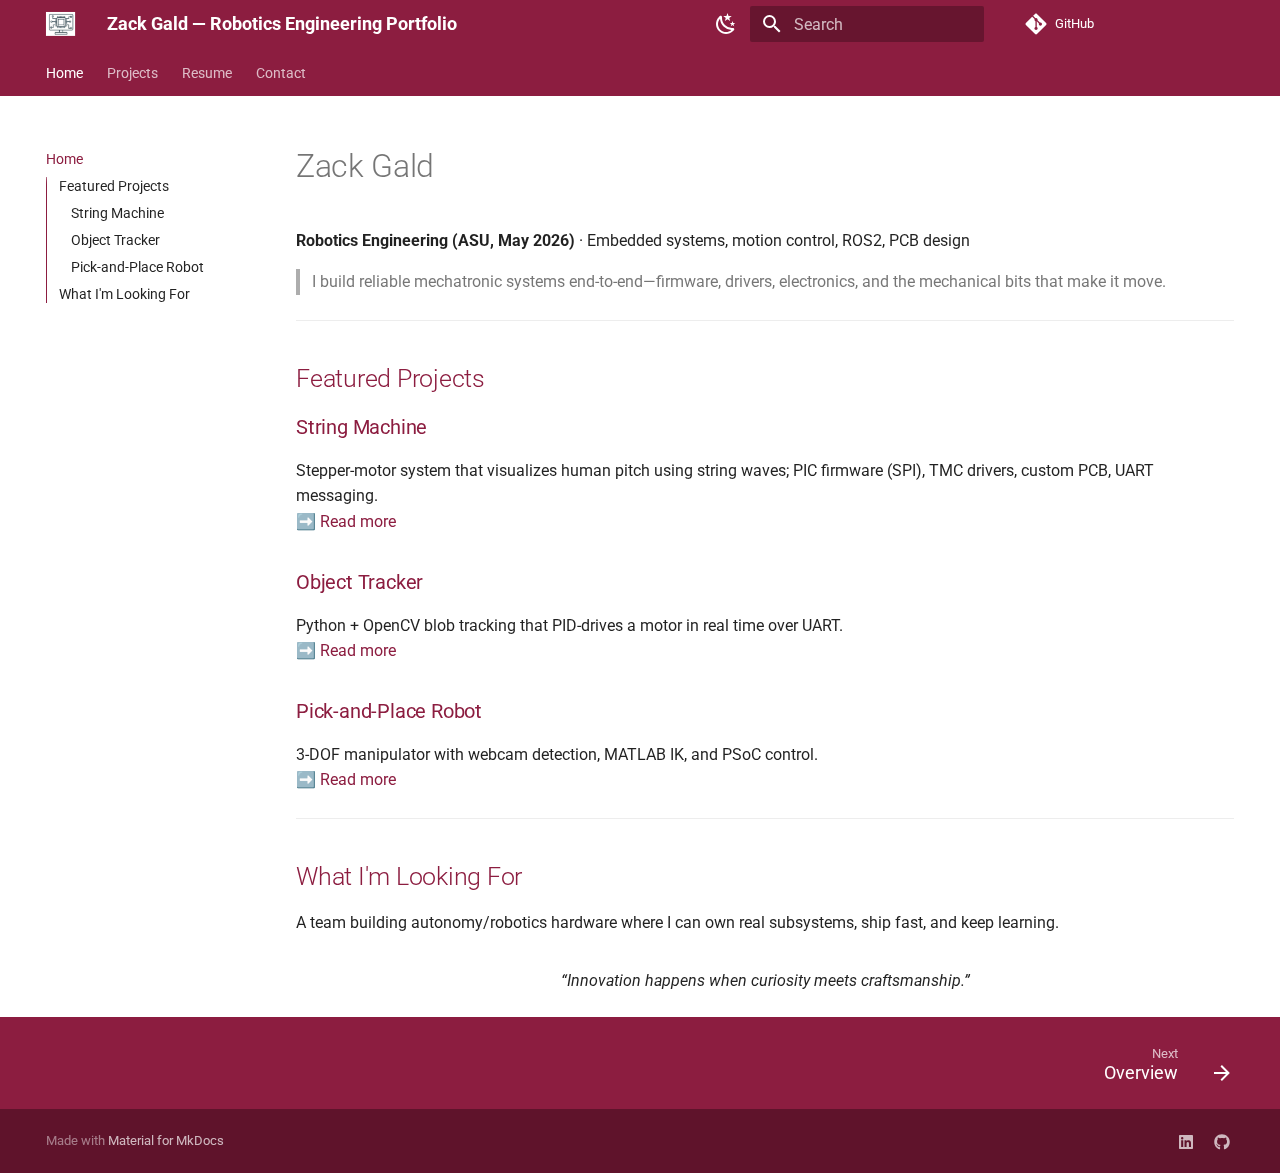
<file: index.html>
<!doctype html>
<html lang="en" class="no-js">
  <head>
    
      <meta charset="utf-8">
      <meta name="viewport" content="width=device-width,initial-scale=1">
      
      
      
        <link rel="canonical" href="https://zackgald1.github.io/zgald/">
      
      
      
        <link rel="next" href="projects/">
      
      
      <link rel="icon" href="logo.png">
      <meta name="generator" content="mkdocs-1.6.1, mkdocs-material-9.6.22">
    
    
      
        <title>Zack Gald — Robotics Engineering Portfolio</title>
      
    
    
      <link rel="stylesheet" href="assets/stylesheets/main.84d31ad4.min.css">
      
        
        <link rel="stylesheet" href="assets/stylesheets/palette.06af60db.min.css">
      
      


    
    
      
    
    
      
        
        
        <link rel="preconnect" href="https://fonts.gstatic.com" crossorigin>
        <link rel="stylesheet" href="https://fonts.googleapis.com/css?family=Roboto:300,300i,400,400i,700,700i%7CRoboto+Mono:400,400i,700,700i&display=fallback">
        <style>:root{--md-text-font:"Roboto";--md-code-font:"Roboto Mono"}</style>
      
    
    
      <link rel="stylesheet" href="stylesheets/asu-theme.css">
    
    <script>__md_scope=new URL(".",location),__md_hash=e=>[...e].reduce(((e,_)=>(e<<5)-e+_.charCodeAt(0)),0),__md_get=(e,_=localStorage,t=__md_scope)=>JSON.parse(_.getItem(t.pathname+"."+e)),__md_set=(e,_,t=localStorage,a=__md_scope)=>{try{t.setItem(a.pathname+"."+e,JSON.stringify(_))}catch(e){}}</script>
    
      

    
    
    
  </head>
  
  
    
    
      
    
    
    
    
    <body dir="ltr" data-md-color-scheme="default" data-md-color-primary="custom" data-md-color-accent="custom">
  
    
    <input class="md-toggle" data-md-toggle="drawer" type="checkbox" id="__drawer" autocomplete="off">
    <input class="md-toggle" data-md-toggle="search" type="checkbox" id="__search" autocomplete="off">
    <label class="md-overlay" for="__drawer"></label>
    <div data-md-component="skip">
      
        
        <a href="#zack-gald" class="md-skip">
          Skip to content
        </a>
      
    </div>
    <div data-md-component="announce">
      
    </div>
    
    
      

<header class="md-header" data-md-component="header">
  <nav class="md-header__inner md-grid" aria-label="Header">
    <a href="." title="Zack Gald — Robotics Engineering Portfolio" class="md-header__button md-logo" aria-label="Zack Gald — Robotics Engineering Portfolio" data-md-component="logo">
      
  <img src="logo.png" alt="logo">

    </a>
    <label class="md-header__button md-icon" for="__drawer">
      
      <svg xmlns="http://www.w3.org/2000/svg" viewBox="0 0 24 24"><path d="M3 6h18v2H3zm0 5h18v2H3zm0 5h18v2H3z"/></svg>
    </label>
    <div class="md-header__title" data-md-component="header-title">
      <div class="md-header__ellipsis">
        <div class="md-header__topic">
          <span class="md-ellipsis">
            Zack Gald — Robotics Engineering Portfolio
          </span>
        </div>
        <div class="md-header__topic" data-md-component="header-topic">
          <span class="md-ellipsis">
            
              Home
            
          </span>
        </div>
      </div>
    </div>
    
      
        <form class="md-header__option" data-md-component="palette">
  
    
    
    
    <input class="md-option" data-md-color-media="" data-md-color-scheme="default" data-md-color-primary="custom" data-md-color-accent="custom"  aria-label="Switch to dark mode"  type="radio" name="__palette" id="__palette_0">
    
      <label class="md-header__button md-icon" title="Switch to dark mode" for="__palette_1" hidden>
        <svg xmlns="http://www.w3.org/2000/svg" viewBox="0 0 24 24"><path d="m17.75 4.09-2.53 1.94.91 3.06-2.63-1.81-2.63 1.81.91-3.06-2.53-1.94L12.44 4l1.06-3 1.06 3zm3.5 6.91-1.64 1.25.59 1.98-1.7-1.17-1.7 1.17.59-1.98L15.75 11l2.06-.05L18.5 9l.69 1.95zm-2.28 4.95c.83-.08 1.72 1.1 1.19 1.85-.32.45-.66.87-1.08 1.27C15.17 23 8.84 23 4.94 19.07c-3.91-3.9-3.91-10.24 0-14.14.4-.4.82-.76 1.27-1.08.75-.53 1.93.36 1.85 1.19-.27 2.86.69 5.83 2.89 8.02a9.96 9.96 0 0 0 8.02 2.89m-1.64 2.02a12.08 12.08 0 0 1-7.8-3.47c-2.17-2.19-3.33-5-3.49-7.82-2.81 3.14-2.7 7.96.31 10.98 3.02 3.01 7.84 3.12 10.98.31"/></svg>
      </label>
    
  
    
    
    
    <input class="md-option" data-md-color-media="" data-md-color-scheme="slate" data-md-color-primary="custom" data-md-color-accent="custom"  aria-label="Switch to light mode"  type="radio" name="__palette" id="__palette_1">
    
      <label class="md-header__button md-icon" title="Switch to light mode" for="__palette_0" hidden>
        <svg xmlns="http://www.w3.org/2000/svg" viewBox="0 0 24 24"><path d="M12 7a5 5 0 0 1 5 5 5 5 0 0 1-5 5 5 5 0 0 1-5-5 5 5 0 0 1 5-5m0 2a3 3 0 0 0-3 3 3 3 0 0 0 3 3 3 3 0 0 0 3-3 3 3 0 0 0-3-3m0-7 2.39 3.42C13.65 5.15 12.84 5 12 5s-1.65.15-2.39.42zM3.34 7l4.16-.35A7.2 7.2 0 0 0 5.94 8.5c-.44.74-.69 1.5-.83 2.29zm.02 10 1.76-3.77a7.131 7.131 0 0 0 2.38 4.14zM20.65 7l-1.77 3.79a7.02 7.02 0 0 0-2.38-4.15zm-.01 10-4.14.36c.59-.51 1.12-1.14 1.54-1.86.42-.73.69-1.5.83-2.29zM12 22l-2.41-3.44c.74.27 1.55.44 2.41.44.82 0 1.63-.17 2.37-.44z"/></svg>
      </label>
    
  
</form>
      
    
    
      <script>var palette=__md_get("__palette");if(palette&&palette.color){if("(prefers-color-scheme)"===palette.color.media){var media=matchMedia("(prefers-color-scheme: light)"),input=document.querySelector(media.matches?"[data-md-color-media='(prefers-color-scheme: light)']":"[data-md-color-media='(prefers-color-scheme: dark)']");palette.color.media=input.getAttribute("data-md-color-media"),palette.color.scheme=input.getAttribute("data-md-color-scheme"),palette.color.primary=input.getAttribute("data-md-color-primary"),palette.color.accent=input.getAttribute("data-md-color-accent")}for(var[key,value]of Object.entries(palette.color))document.body.setAttribute("data-md-color-"+key,value)}</script>
    
    
    
      
      
        <label class="md-header__button md-icon" for="__search">
          
          <svg xmlns="http://www.w3.org/2000/svg" viewBox="0 0 24 24"><path d="M9.5 3A6.5 6.5 0 0 1 16 9.5c0 1.61-.59 3.09-1.56 4.23l.27.27h.79l5 5-1.5 1.5-5-5v-.79l-.27-.27A6.52 6.52 0 0 1 9.5 16 6.5 6.5 0 0 1 3 9.5 6.5 6.5 0 0 1 9.5 3m0 2C7 5 5 7 5 9.5S7 14 9.5 14 14 12 14 9.5 12 5 9.5 5"/></svg>
        </label>
        <div class="md-search" data-md-component="search" role="dialog">
  <label class="md-search__overlay" for="__search"></label>
  <div class="md-search__inner" role="search">
    <form class="md-search__form" name="search">
      <input type="text" class="md-search__input" name="query" aria-label="Search" placeholder="Search" autocapitalize="off" autocorrect="off" autocomplete="off" spellcheck="false" data-md-component="search-query" required>
      <label class="md-search__icon md-icon" for="__search">
        
        <svg xmlns="http://www.w3.org/2000/svg" viewBox="0 0 24 24"><path d="M9.5 3A6.5 6.5 0 0 1 16 9.5c0 1.61-.59 3.09-1.56 4.23l.27.27h.79l5 5-1.5 1.5-5-5v-.79l-.27-.27A6.52 6.52 0 0 1 9.5 16 6.5 6.5 0 0 1 3 9.5 6.5 6.5 0 0 1 9.5 3m0 2C7 5 5 7 5 9.5S7 14 9.5 14 14 12 14 9.5 12 5 9.5 5"/></svg>
        
        <svg xmlns="http://www.w3.org/2000/svg" viewBox="0 0 24 24"><path d="M20 11v2H8l5.5 5.5-1.42 1.42L4.16 12l7.92-7.92L13.5 5.5 8 11z"/></svg>
      </label>
      <nav class="md-search__options" aria-label="Search">
        
        <button type="reset" class="md-search__icon md-icon" title="Clear" aria-label="Clear" tabindex="-1">
          
          <svg xmlns="http://www.w3.org/2000/svg" viewBox="0 0 24 24"><path d="M19 6.41 17.59 5 12 10.59 6.41 5 5 6.41 10.59 12 5 17.59 6.41 19 12 13.41 17.59 19 19 17.59 13.41 12z"/></svg>
        </button>
      </nav>
      
        <div class="md-search__suggest" data-md-component="search-suggest"></div>
      
    </form>
    <div class="md-search__output">
      <div class="md-search__scrollwrap" tabindex="0" data-md-scrollfix>
        <div class="md-search-result" data-md-component="search-result">
          <div class="md-search-result__meta">
            Initializing search
          </div>
          <ol class="md-search-result__list" role="presentation"></ol>
        </div>
      </div>
    </div>
  </div>
</div>
      
    
    
      <div class="md-header__source">
        <a href="https://github.com/zackgald1/zgald" title="Go to repository" class="md-source" data-md-component="source">
  <div class="md-source__icon md-icon">
    
    <svg xmlns="http://www.w3.org/2000/svg" viewBox="0 0 448 512"><!--! Font Awesome Free 7.1.0 by @fontawesome - https://fontawesome.com License - https://fontawesome.com/license/free (Icons: CC BY 4.0, Fonts: SIL OFL 1.1, Code: MIT License) Copyright 2025 Fonticons, Inc.--><path d="M439.6 236.1 244 40.5c-5.4-5.5-12.8-8.5-20.4-8.5s-15 3-20.4 8.4L162.5 81l51.5 51.5c27.1-9.1 52.7 16.8 43.4 43.7l49.7 49.7c34.2-11.8 61.2 31 35.5 56.7-26.5 26.5-70.2-2.9-56-37.3L240.3 199v121.9c25.3 12.5 22.3 41.8 9.1 55-6.4 6.4-15.2 10.1-24.3 10.1s-17.8-3.6-24.3-10.1c-17.6-17.6-11.1-46.9 11.2-56v-123c-20.8-8.5-24.6-30.7-18.6-45L142.6 101 8.5 235.1C3 240.6 0 247.9 0 255.5s3 15 8.5 20.4l195.6 195.7c5.4 5.4 12.7 8.4 20.4 8.4s15-3 20.4-8.4l194.7-194.7c5.4-5.4 8.4-12.8 8.4-20.4s-3-15-8.4-20.4"/></svg>
  </div>
  <div class="md-source__repository">
    GitHub
  </div>
</a>
      </div>
    
  </nav>
  
</header>
    
    <div class="md-container" data-md-component="container">
      
      
        
          
            
<nav class="md-tabs" aria-label="Tabs" data-md-component="tabs">
  <div class="md-grid">
    <ul class="md-tabs__list">
      
        
  
  
  
    
  
  
    <li class="md-tabs__item md-tabs__item--active">
      <a href="." class="md-tabs__link">
        
  
  
    
  
  Home

      </a>
    </li>
  

      
        
  
  
  
  
    
    
      <li class="md-tabs__item">
        <a href="projects/" class="md-tabs__link">
          
  
  
  Projects

        </a>
      </li>
    
  

      
        
  
  
  
  
    <li class="md-tabs__item">
      <a href="resume/" class="md-tabs__link">
        
  
  
    
  
  Resume

      </a>
    </li>
  

      
        
  
  
  
  
    <li class="md-tabs__item">
      <a href="contact/" class="md-tabs__link">
        
  
  
    
  
  Contact

      </a>
    </li>
  

      
    </ul>
  </div>
</nav>
          
        
      
      <main class="md-main" data-md-component="main">
        <div class="md-main__inner md-grid">
          
            
              
              <div class="md-sidebar md-sidebar--primary" data-md-component="sidebar" data-md-type="navigation" >
                <div class="md-sidebar__scrollwrap">
                  <div class="md-sidebar__inner">
                    


  


  

<nav class="md-nav md-nav--primary md-nav--lifted md-nav--integrated" aria-label="Navigation" data-md-level="0">
  <label class="md-nav__title" for="__drawer">
    <a href="." title="Zack Gald — Robotics Engineering Portfolio" class="md-nav__button md-logo" aria-label="Zack Gald — Robotics Engineering Portfolio" data-md-component="logo">
      
  <img src="logo.png" alt="logo">

    </a>
    Zack Gald — Robotics Engineering Portfolio
  </label>
  
    <div class="md-nav__source">
      <a href="https://github.com/zackgald1/zgald" title="Go to repository" class="md-source" data-md-component="source">
  <div class="md-source__icon md-icon">
    
    <svg xmlns="http://www.w3.org/2000/svg" viewBox="0 0 448 512"><!--! Font Awesome Free 7.1.0 by @fontawesome - https://fontawesome.com License - https://fontawesome.com/license/free (Icons: CC BY 4.0, Fonts: SIL OFL 1.1, Code: MIT License) Copyright 2025 Fonticons, Inc.--><path d="M439.6 236.1 244 40.5c-5.4-5.5-12.8-8.5-20.4-8.5s-15 3-20.4 8.4L162.5 81l51.5 51.5c27.1-9.1 52.7 16.8 43.4 43.7l49.7 49.7c34.2-11.8 61.2 31 35.5 56.7-26.5 26.5-70.2-2.9-56-37.3L240.3 199v121.9c25.3 12.5 22.3 41.8 9.1 55-6.4 6.4-15.2 10.1-24.3 10.1s-17.8-3.6-24.3-10.1c-17.6-17.6-11.1-46.9 11.2-56v-123c-20.8-8.5-24.6-30.7-18.6-45L142.6 101 8.5 235.1C3 240.6 0 247.9 0 255.5s3 15 8.5 20.4l195.6 195.7c5.4 5.4 12.7 8.4 20.4 8.4s15-3 20.4-8.4l194.7-194.7c5.4-5.4 8.4-12.8 8.4-20.4s-3-15-8.4-20.4"/></svg>
  </div>
  <div class="md-source__repository">
    GitHub
  </div>
</a>
    </div>
  
  <ul class="md-nav__list" data-md-scrollfix>
    
      
      
  
  
    
  
  
  
    <li class="md-nav__item md-nav__item--active">
      
      <input class="md-nav__toggle md-toggle" type="checkbox" id="__toc">
      
      
        
      
      
        <label class="md-nav__link md-nav__link--active" for="__toc">
          
  
  
  <span class="md-ellipsis">
    Home
    
  </span>
  

          <span class="md-nav__icon md-icon"></span>
        </label>
      
      <a href="." class="md-nav__link md-nav__link--active">
        
  
  
  <span class="md-ellipsis">
    Home
    
  </span>
  

      </a>
      
        

<nav class="md-nav md-nav--secondary" aria-label="Table of contents">
  
  
  
    
  
  
    <label class="md-nav__title" for="__toc">
      <span class="md-nav__icon md-icon"></span>
      Table of contents
    </label>
    <ul class="md-nav__list" data-md-component="toc" data-md-scrollfix>
      
        <li class="md-nav__item">
  <a href="#featured-projects" class="md-nav__link">
    <span class="md-ellipsis">
      Featured Projects
    </span>
  </a>
  
    <nav class="md-nav" aria-label="Featured Projects">
      <ul class="md-nav__list">
        
          <li class="md-nav__item">
  <a href="#string-machine" class="md-nav__link">
    <span class="md-ellipsis">
      String Machine
    </span>
  </a>
  
</li>
        
          <li class="md-nav__item">
  <a href="#object-tracker" class="md-nav__link">
    <span class="md-ellipsis">
      Object Tracker
    </span>
  </a>
  
</li>
        
          <li class="md-nav__item">
  <a href="#pick-and-place-robot" class="md-nav__link">
    <span class="md-ellipsis">
      Pick-and-Place Robot
    </span>
  </a>
  
</li>
        
      </ul>
    </nav>
  
</li>
      
        <li class="md-nav__item">
  <a href="#what-im-looking-for" class="md-nav__link">
    <span class="md-ellipsis">
      What I'm Looking For
    </span>
  </a>
  
</li>
      
    </ul>
  
</nav>
      
    </li>
  

    
      
      
  
  
  
  
    
    
    
    
      
      
    
    
    <li class="md-nav__item md-nav__item--nested">
      
        
        
        <input class="md-nav__toggle md-toggle " type="checkbox" id="__nav_2" >
        
          
          <label class="md-nav__link" for="__nav_2" id="__nav_2_label" tabindex="0">
            
  
  
  <span class="md-ellipsis">
    Projects
    
  </span>
  

            <span class="md-nav__icon md-icon"></span>
          </label>
        
        <nav class="md-nav" data-md-level="1" aria-labelledby="__nav_2_label" aria-expanded="false">
          <label class="md-nav__title" for="__nav_2">
            <span class="md-nav__icon md-icon"></span>
            Projects
          </label>
          <ul class="md-nav__list" data-md-scrollfix>
            
              
                
  
  
  
  
    <li class="md-nav__item">
      <a href="projects/" class="md-nav__link">
        
  
  
  <span class="md-ellipsis">
    Overview
    
  </span>
  

      </a>
    </li>
  

              
            
              
                
  
  
  
  
    <li class="md-nav__item">
      <a href="projects/string-machine/" class="md-nav__link">
        
  
  
  <span class="md-ellipsis">
    String Machine
    
  </span>
  

      </a>
    </li>
  

              
            
              
                
  
  
  
  
    <li class="md-nav__item">
      <a href="projects/object-tracker/" class="md-nav__link">
        
  
  
  <span class="md-ellipsis">
    Object Tracker
    
  </span>
  

      </a>
    </li>
  

              
            
              
                
  
  
  
  
    <li class="md-nav__item">
      <a href="projects/pick-and-place/" class="md-nav__link">
        
  
  
  <span class="md-ellipsis">
    Pick-and-Place
    
  </span>
  

      </a>
    </li>
  

              
            
          </ul>
        </nav>
      
    </li>
  

    
      
      
  
  
  
  
    <li class="md-nav__item">
      <a href="resume/" class="md-nav__link">
        
  
  
  <span class="md-ellipsis">
    Resume
    
  </span>
  

      </a>
    </li>
  

    
      
      
  
  
  
  
    <li class="md-nav__item">
      <a href="contact/" class="md-nav__link">
        
  
  
  <span class="md-ellipsis">
    Contact
    
  </span>
  

      </a>
    </li>
  

    
  </ul>
</nav>
                  </div>
                </div>
              </div>
            
            
          
          
            <div class="md-content" data-md-component="content">
              <article class="md-content__inner md-typeset">
                
                  


  
  


<h1 id="zack-gald">Zack Gald</h1>
<p><strong>Robotics Engineering (ASU, May 2026)</strong> · Embedded systems, motion control, ROS2, PCB design</p>
<blockquote>
<p>I build reliable mechatronic systems end-to-end—firmware, drivers, electronics, and the mechanical bits that make it move.</p>
</blockquote>
<hr />
<h2 id="featured-projects">Featured Projects</h2>
<h3 id="string-machine">String Machine</h3>
<p>Stepper-motor system that visualizes human pitch using string waves; PIC firmware (SPI), TMC drivers, custom PCB, UART messaging.<br />
➡️ <a href="projects/string-machine/">Read more</a></p>
<h3 id="object-tracker">Object Tracker</h3>
<p>Python + OpenCV blob tracking that PID-drives a motor in real time over UART.<br />
➡️ <a href="projects/object-tracker/">Read more</a></p>
<h3 id="pick-and-place-robot">Pick-and-Place Robot</h3>
<p>3-DOF manipulator with webcam detection, MATLAB IK, and PSoC control.<br />
➡️ <a href="projects/pick-and-place/">Read more</a></p>
<hr />
<h2 id="what-im-looking-for">What I'm Looking For</h2>
<p>A team building autonomy/robotics hardware where I can own real subsystems, ship fast, and keep learning.</p>
<div style="text-align:center; margin-top:2em;">
  <em>“Innovation happens when curiosity meets craftsmanship.”</em>  
</div>












                
              </article>
            </div>
          
          
<script>var target=document.getElementById(location.hash.slice(1));target&&target.name&&(target.checked=target.name.startsWith("__tabbed_"))</script>
        </div>
        
          <button type="button" class="md-top md-icon" data-md-component="top" hidden>
  
  <svg xmlns="http://www.w3.org/2000/svg" viewBox="0 0 24 24"><path d="M13 20h-2V8l-5.5 5.5-1.42-1.42L12 4.16l7.92 7.92-1.42 1.42L13 8z"/></svg>
  Back to top
</button>
        
      </main>
      
        <footer class="md-footer">
  
    
      
      <nav class="md-footer__inner md-grid" aria-label="Footer" >
        
        
          
          <a href="projects/" class="md-footer__link md-footer__link--next" aria-label="Next: Overview">
            <div class="md-footer__title">
              <span class="md-footer__direction">
                Next
              </span>
              <div class="md-ellipsis">
                Overview
              </div>
            </div>
            <div class="md-footer__button md-icon">
              
              <svg xmlns="http://www.w3.org/2000/svg" viewBox="0 0 24 24"><path d="M4 11v2h12l-5.5 5.5 1.42 1.42L19.84 12l-7.92-7.92L10.5 5.5 16 11z"/></svg>
            </div>
          </a>
        
      </nav>
    
  
  <div class="md-footer-meta md-typeset">
    <div class="md-footer-meta__inner md-grid">
      <div class="md-copyright">
  
  
    Made with
    <a href="https://squidfunk.github.io/mkdocs-material/" target="_blank" rel="noopener">
      Material for MkDocs
    </a>
  
</div>
      
        
<div class="md-social">
  
    
    
    
    
      
      
    
    <a href="https://www.linkedin.com/in/zack-gald-52a765253/" target="_blank" rel="noopener" title="www.linkedin.com" class="md-social__link">
      <svg xmlns="http://www.w3.org/2000/svg" viewBox="0 0 448 512"><!--! Font Awesome Free 7.1.0 by @fontawesome - https://fontawesome.com License - https://fontawesome.com/license/free (Icons: CC BY 4.0, Fonts: SIL OFL 1.1, Code: MIT License) Copyright 2025 Fonticons, Inc.--><path d="M416 32H31.9C14.3 32 0 46.5 0 64.3v383.4C0 465.5 14.3 480 31.9 480H416c17.6 0 32-14.5 32-32.3V64.3c0-17.8-14.4-32.3-32-32.3M135.4 416H69V202.2h66.5V416zM102.2 96a38.5 38.5 0 1 1 0 77 38.5 38.5 0 1 1 0-77m282.1 320h-66.4V312c0-24.8-.5-56.7-34.5-56.7-34.6 0-39.9 27-39.9 54.9V416h-66.4V202.2h63.7v29.2h.9c8.9-16.8 30.6-34.5 62.9-34.5 67.2 0 79.7 44.3 79.7 101.9z"/></svg>
    </a>
  
    
    
    
    
      
      
    
    <a href="https://github.com/zackgald1" target="_blank" rel="noopener" title="github.com" class="md-social__link">
      <svg xmlns="http://www.w3.org/2000/svg" viewBox="0 0 512 512"><!--! Font Awesome Free 7.1.0 by @fontawesome - https://fontawesome.com License - https://fontawesome.com/license/free (Icons: CC BY 4.0, Fonts: SIL OFL 1.1, Code: MIT License) Copyright 2025 Fonticons, Inc.--><path d="M173.9 397.4c0 2-2.3 3.6-5.2 3.6-3.3.3-5.6-1.3-5.6-3.6 0-2 2.3-3.6 5.2-3.6 3-.3 5.6 1.3 5.6 3.6m-31.1-4.5c-.7 2 1.3 4.3 4.3 4.9 2.6 1 5.6 0 6.2-2s-1.3-4.3-4.3-5.2c-2.6-.7-5.5.3-6.2 2.3m44.2-1.7c-2.9.7-4.9 2.6-4.6 4.9.3 2 2.9 3.3 5.9 2.6 2.9-.7 4.9-2.6 4.6-4.6-.3-1.9-3-3.2-5.9-2.9M252.8 8C114.1 8 8 113.3 8 252c0 110.9 69.8 205.8 169.5 239.2 12.8 2.3 17.3-5.6 17.3-12.1 0-6.2-.3-40.4-.3-61.4 0 0-70 15-84.7-29.8 0 0-11.4-29.1-27.8-36.6 0 0-22.9-15.7 1.6-15.4 0 0 24.9 2 38.6 25.8 21.9 38.6 58.6 27.5 72.9 20.9 2.3-16 8.8-27.1 16-33.7-55.9-6.2-112.3-14.3-112.3-110.5 0-27.5 7.6-41.3 23.6-58.9-2.6-6.5-11.1-33.3 2.6-67.9 20.9-6.5 69 27 69 27 20-5.6 41.5-8.5 62.8-8.5s42.8 2.9 62.8 8.5c0 0 48.1-33.6 69-27 13.7 34.7 5.2 61.4 2.6 67.9 16 17.7 25.8 31.5 25.8 58.9 0 96.5-58.9 104.2-114.8 110.5 9.2 7.9 17 22.9 17 46.4 0 33.7-.3 75.4-.3 83.6 0 6.5 4.6 14.4 17.3 12.1C436.2 457.8 504 362.9 504 252 504 113.3 391.5 8 252.8 8M105.2 352.9c-1.3 1-1 3.3.7 5.2 1.6 1.6 3.9 2.3 5.2 1 1.3-1 1-3.3-.7-5.2-1.6-1.6-3.9-2.3-5.2-1m-10.8-8.1c-.7 1.3.3 2.9 2.3 3.9 1.6 1 3.6.7 4.3-.7.7-1.3-.3-2.9-2.3-3.9-2-.6-3.6-.3-4.3.7m32.4 35.6c-1.6 1.3-1 4.3 1.3 6.2 2.3 2.3 5.2 2.6 6.5 1 1.3-1.3.7-4.3-1.3-6.2-2.2-2.3-5.2-2.6-6.5-1m-11.4-14.7c-1.6 1-1.6 3.6 0 5.9s4.3 3.3 5.6 2.3c1.6-1.3 1.6-3.9 0-6.2-1.4-2.3-4-3.3-5.6-2"/></svg>
    </a>
  
</div>
      
    </div>
  </div>
</footer>
      
    </div>
    <div class="md-dialog" data-md-component="dialog">
      <div class="md-dialog__inner md-typeset"></div>
    </div>
    
    
    
      
      <script id="__config" type="application/json">{"base": ".", "features": ["navigation.tabs", "navigation.top", "navigation.footer", "content.code.copy", "search.suggest", "search.highlight", "toc.integrate"], "search": "assets/javascripts/workers/search.973d3a69.min.js", "tags": null, "translations": {"clipboard.copied": "Copied to clipboard", "clipboard.copy": "Copy to clipboard", "search.result.more.one": "1 more on this page", "search.result.more.other": "# more on this page", "search.result.none": "No matching documents", "search.result.one": "1 matching document", "search.result.other": "# matching documents", "search.result.placeholder": "Type to start searching", "search.result.term.missing": "Missing", "select.version": "Select version"}, "version": null}</script>
    
    
      <script src="assets/javascripts/bundle.f55a23d4.min.js"></script>
      
    
  </body>
</html>
</file>
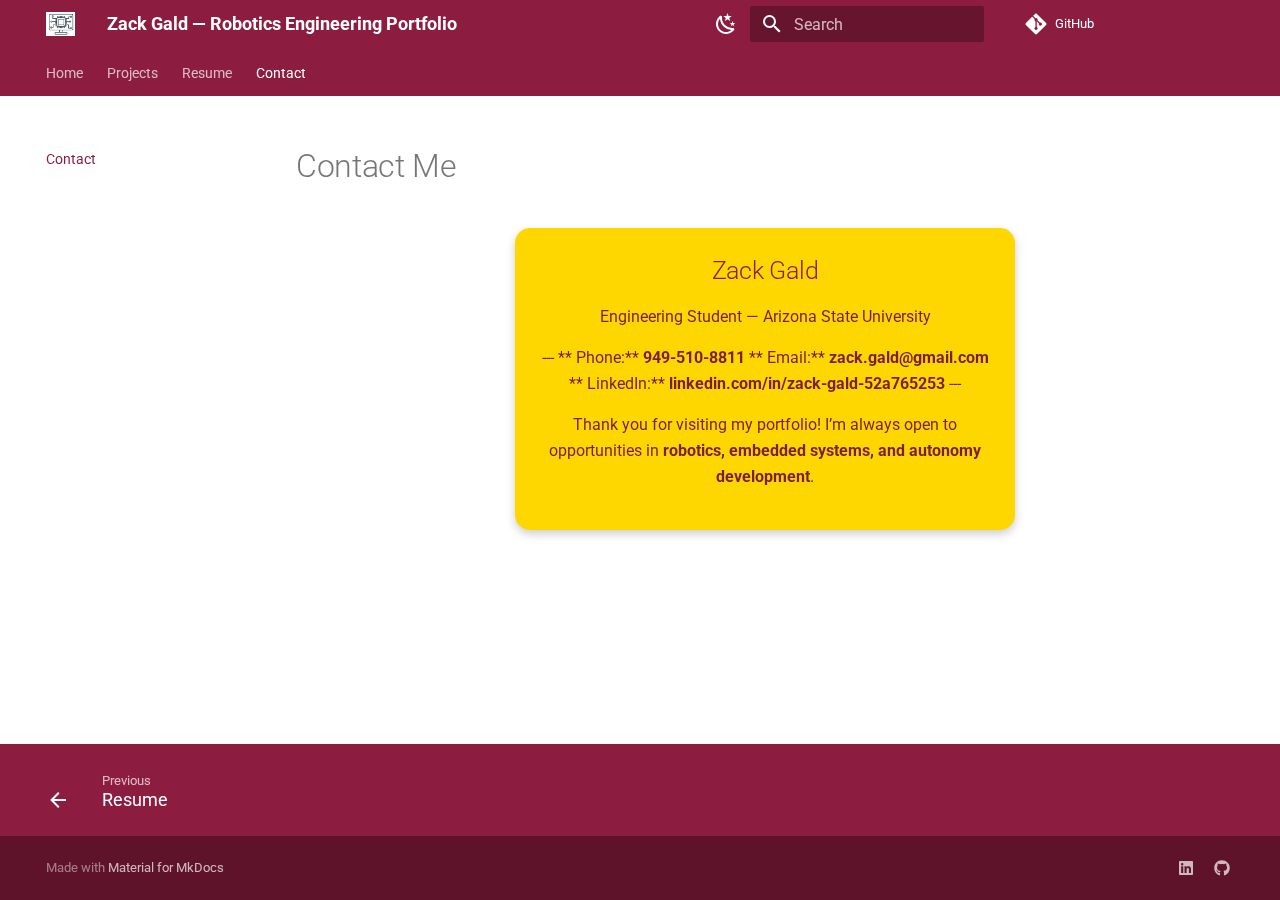
<file: contact/index.html>
<!doctype html>
<html lang="en" class="no-js">
  <head>
    
      <meta charset="utf-8">
      <meta name="viewport" content="width=device-width,initial-scale=1">
      
      
      
        <link rel="canonical" href="https://zackgald1.github.io/zgald/contact/">
      
      
        <link rel="prev" href="../resume/">
      
      
      
      <link rel="icon" href="../logo.png">
      <meta name="generator" content="mkdocs-1.6.1, mkdocs-material-9.6.22">
    
    
      
        <title>Contact - Zack Gald — Robotics Engineering Portfolio</title>
      
    
    
      <link rel="stylesheet" href="../assets/stylesheets/main.84d31ad4.min.css">
      
        
        <link rel="stylesheet" href="../assets/stylesheets/palette.06af60db.min.css">
      
      


    
    
      
    
    
      
        
        
        <link rel="preconnect" href="https://fonts.gstatic.com" crossorigin>
        <link rel="stylesheet" href="https://fonts.googleapis.com/css?family=Roboto:300,300i,400,400i,700,700i%7CRoboto+Mono:400,400i,700,700i&display=fallback">
        <style>:root{--md-text-font:"Roboto";--md-code-font:"Roboto Mono"}</style>
      
    
    
      <link rel="stylesheet" href="../stylesheets/asu-theme.css">
    
    <script>__md_scope=new URL("..",location),__md_hash=e=>[...e].reduce(((e,_)=>(e<<5)-e+_.charCodeAt(0)),0),__md_get=(e,_=localStorage,t=__md_scope)=>JSON.parse(_.getItem(t.pathname+"."+e)),__md_set=(e,_,t=localStorage,a=__md_scope)=>{try{t.setItem(a.pathname+"."+e,JSON.stringify(_))}catch(e){}}</script>
    
      

    
    
    
  </head>
  
  
    
    
      
    
    
    
    
    <body dir="ltr" data-md-color-scheme="default" data-md-color-primary="custom" data-md-color-accent="custom">
  
    
    <input class="md-toggle" data-md-toggle="drawer" type="checkbox" id="__drawer" autocomplete="off">
    <input class="md-toggle" data-md-toggle="search" type="checkbox" id="__search" autocomplete="off">
    <label class="md-overlay" for="__drawer"></label>
    <div data-md-component="skip">
      
        
        <a href="#contact-me" class="md-skip">
          Skip to content
        </a>
      
    </div>
    <div data-md-component="announce">
      
    </div>
    
    
      

<header class="md-header" data-md-component="header">
  <nav class="md-header__inner md-grid" aria-label="Header">
    <a href=".." title="Zack Gald — Robotics Engineering Portfolio" class="md-header__button md-logo" aria-label="Zack Gald — Robotics Engineering Portfolio" data-md-component="logo">
      
  <img src="../logo.png" alt="logo">

    </a>
    <label class="md-header__button md-icon" for="__drawer">
      
      <svg xmlns="http://www.w3.org/2000/svg" viewBox="0 0 24 24"><path d="M3 6h18v2H3zm0 5h18v2H3zm0 5h18v2H3z"/></svg>
    </label>
    <div class="md-header__title" data-md-component="header-title">
      <div class="md-header__ellipsis">
        <div class="md-header__topic">
          <span class="md-ellipsis">
            Zack Gald — Robotics Engineering Portfolio
          </span>
        </div>
        <div class="md-header__topic" data-md-component="header-topic">
          <span class="md-ellipsis">
            
              Contact
            
          </span>
        </div>
      </div>
    </div>
    
      
        <form class="md-header__option" data-md-component="palette">
  
    
    
    
    <input class="md-option" data-md-color-media="" data-md-color-scheme="default" data-md-color-primary="custom" data-md-color-accent="custom"  aria-label="Switch to dark mode"  type="radio" name="__palette" id="__palette_0">
    
      <label class="md-header__button md-icon" title="Switch to dark mode" for="__palette_1" hidden>
        <svg xmlns="http://www.w3.org/2000/svg" viewBox="0 0 24 24"><path d="m17.75 4.09-2.53 1.94.91 3.06-2.63-1.81-2.63 1.81.91-3.06-2.53-1.94L12.44 4l1.06-3 1.06 3zm3.5 6.91-1.64 1.25.59 1.98-1.7-1.17-1.7 1.17.59-1.98L15.75 11l2.06-.05L18.5 9l.69 1.95zm-2.28 4.95c.83-.08 1.72 1.1 1.19 1.85-.32.45-.66.87-1.08 1.27C15.17 23 8.84 23 4.94 19.07c-3.91-3.9-3.91-10.24 0-14.14.4-.4.82-.76 1.27-1.08.75-.53 1.93.36 1.85 1.19-.27 2.86.69 5.83 2.89 8.02a9.96 9.96 0 0 0 8.02 2.89m-1.64 2.02a12.08 12.08 0 0 1-7.8-3.47c-2.17-2.19-3.33-5-3.49-7.82-2.81 3.14-2.7 7.96.31 10.98 3.02 3.01 7.84 3.12 10.98.31"/></svg>
      </label>
    
  
    
    
    
    <input class="md-option" data-md-color-media="" data-md-color-scheme="slate" data-md-color-primary="custom" data-md-color-accent="custom"  aria-label="Switch to light mode"  type="radio" name="__palette" id="__palette_1">
    
      <label class="md-header__button md-icon" title="Switch to light mode" for="__palette_0" hidden>
        <svg xmlns="http://www.w3.org/2000/svg" viewBox="0 0 24 24"><path d="M12 7a5 5 0 0 1 5 5 5 5 0 0 1-5 5 5 5 0 0 1-5-5 5 5 0 0 1 5-5m0 2a3 3 0 0 0-3 3 3 3 0 0 0 3 3 3 3 0 0 0 3-3 3 3 0 0 0-3-3m0-7 2.39 3.42C13.65 5.15 12.84 5 12 5s-1.65.15-2.39.42zM3.34 7l4.16-.35A7.2 7.2 0 0 0 5.94 8.5c-.44.74-.69 1.5-.83 2.29zm.02 10 1.76-3.77a7.131 7.131 0 0 0 2.38 4.14zM20.65 7l-1.77 3.79a7.02 7.02 0 0 0-2.38-4.15zm-.01 10-4.14.36c.59-.51 1.12-1.14 1.54-1.86.42-.73.69-1.5.83-2.29zM12 22l-2.41-3.44c.74.27 1.55.44 2.41.44.82 0 1.63-.17 2.37-.44z"/></svg>
      </label>
    
  
</form>
      
    
    
      <script>var palette=__md_get("__palette");if(palette&&palette.color){if("(prefers-color-scheme)"===palette.color.media){var media=matchMedia("(prefers-color-scheme: light)"),input=document.querySelector(media.matches?"[data-md-color-media='(prefers-color-scheme: light)']":"[data-md-color-media='(prefers-color-scheme: dark)']");palette.color.media=input.getAttribute("data-md-color-media"),palette.color.scheme=input.getAttribute("data-md-color-scheme"),palette.color.primary=input.getAttribute("data-md-color-primary"),palette.color.accent=input.getAttribute("data-md-color-accent")}for(var[key,value]of Object.entries(palette.color))document.body.setAttribute("data-md-color-"+key,value)}</script>
    
    
    
      
      
        <label class="md-header__button md-icon" for="__search">
          
          <svg xmlns="http://www.w3.org/2000/svg" viewBox="0 0 24 24"><path d="M9.5 3A6.5 6.5 0 0 1 16 9.5c0 1.61-.59 3.09-1.56 4.23l.27.27h.79l5 5-1.5 1.5-5-5v-.79l-.27-.27A6.52 6.52 0 0 1 9.5 16 6.5 6.5 0 0 1 3 9.5 6.5 6.5 0 0 1 9.5 3m0 2C7 5 5 7 5 9.5S7 14 9.5 14 14 12 14 9.5 12 5 9.5 5"/></svg>
        </label>
        <div class="md-search" data-md-component="search" role="dialog">
  <label class="md-search__overlay" for="__search"></label>
  <div class="md-search__inner" role="search">
    <form class="md-search__form" name="search">
      <input type="text" class="md-search__input" name="query" aria-label="Search" placeholder="Search" autocapitalize="off" autocorrect="off" autocomplete="off" spellcheck="false" data-md-component="search-query" required>
      <label class="md-search__icon md-icon" for="__search">
        
        <svg xmlns="http://www.w3.org/2000/svg" viewBox="0 0 24 24"><path d="M9.5 3A6.5 6.5 0 0 1 16 9.5c0 1.61-.59 3.09-1.56 4.23l.27.27h.79l5 5-1.5 1.5-5-5v-.79l-.27-.27A6.52 6.52 0 0 1 9.5 16 6.5 6.5 0 0 1 3 9.5 6.5 6.5 0 0 1 9.5 3m0 2C7 5 5 7 5 9.5S7 14 9.5 14 14 12 14 9.5 12 5 9.5 5"/></svg>
        
        <svg xmlns="http://www.w3.org/2000/svg" viewBox="0 0 24 24"><path d="M20 11v2H8l5.5 5.5-1.42 1.42L4.16 12l7.92-7.92L13.5 5.5 8 11z"/></svg>
      </label>
      <nav class="md-search__options" aria-label="Search">
        
        <button type="reset" class="md-search__icon md-icon" title="Clear" aria-label="Clear" tabindex="-1">
          
          <svg xmlns="http://www.w3.org/2000/svg" viewBox="0 0 24 24"><path d="M19 6.41 17.59 5 12 10.59 6.41 5 5 6.41 10.59 12 5 17.59 6.41 19 12 13.41 17.59 19 19 17.59 13.41 12z"/></svg>
        </button>
      </nav>
      
        <div class="md-search__suggest" data-md-component="search-suggest"></div>
      
    </form>
    <div class="md-search__output">
      <div class="md-search__scrollwrap" tabindex="0" data-md-scrollfix>
        <div class="md-search-result" data-md-component="search-result">
          <div class="md-search-result__meta">
            Initializing search
          </div>
          <ol class="md-search-result__list" role="presentation"></ol>
        </div>
      </div>
    </div>
  </div>
</div>
      
    
    
      <div class="md-header__source">
        <a href="https://github.com/zackgald1/zgald" title="Go to repository" class="md-source" data-md-component="source">
  <div class="md-source__icon md-icon">
    
    <svg xmlns="http://www.w3.org/2000/svg" viewBox="0 0 448 512"><!--! Font Awesome Free 7.1.0 by @fontawesome - https://fontawesome.com License - https://fontawesome.com/license/free (Icons: CC BY 4.0, Fonts: SIL OFL 1.1, Code: MIT License) Copyright 2025 Fonticons, Inc.--><path d="M439.6 236.1 244 40.5c-5.4-5.5-12.8-8.5-20.4-8.5s-15 3-20.4 8.4L162.5 81l51.5 51.5c27.1-9.1 52.7 16.8 43.4 43.7l49.7 49.7c34.2-11.8 61.2 31 35.5 56.7-26.5 26.5-70.2-2.9-56-37.3L240.3 199v121.9c25.3 12.5 22.3 41.8 9.1 55-6.4 6.4-15.2 10.1-24.3 10.1s-17.8-3.6-24.3-10.1c-17.6-17.6-11.1-46.9 11.2-56v-123c-20.8-8.5-24.6-30.7-18.6-45L142.6 101 8.5 235.1C3 240.6 0 247.9 0 255.5s3 15 8.5 20.4l195.6 195.7c5.4 5.4 12.7 8.4 20.4 8.4s15-3 20.4-8.4l194.7-194.7c5.4-5.4 8.4-12.8 8.4-20.4s-3-15-8.4-20.4"/></svg>
  </div>
  <div class="md-source__repository">
    GitHub
  </div>
</a>
      </div>
    
  </nav>
  
</header>
    
    <div class="md-container" data-md-component="container">
      
      
        
          
            
<nav class="md-tabs" aria-label="Tabs" data-md-component="tabs">
  <div class="md-grid">
    <ul class="md-tabs__list">
      
        
  
  
  
  
    <li class="md-tabs__item">
      <a href=".." class="md-tabs__link">
        
  
  
    
  
  Home

      </a>
    </li>
  

      
        
  
  
  
  
    
    
      <li class="md-tabs__item">
        <a href="../projects/" class="md-tabs__link">
          
  
  
  Projects

        </a>
      </li>
    
  

      
        
  
  
  
  
    <li class="md-tabs__item">
      <a href="../resume/" class="md-tabs__link">
        
  
  
    
  
  Resume

      </a>
    </li>
  

      
        
  
  
  
    
  
  
    <li class="md-tabs__item md-tabs__item--active">
      <a href="./" class="md-tabs__link">
        
  
  
    
  
  Contact

      </a>
    </li>
  

      
    </ul>
  </div>
</nav>
          
        
      
      <main class="md-main" data-md-component="main">
        <div class="md-main__inner md-grid">
          
            
              
              <div class="md-sidebar md-sidebar--primary" data-md-component="sidebar" data-md-type="navigation" >
                <div class="md-sidebar__scrollwrap">
                  <div class="md-sidebar__inner">
                    


  


  

<nav class="md-nav md-nav--primary md-nav--lifted md-nav--integrated" aria-label="Navigation" data-md-level="0">
  <label class="md-nav__title" for="__drawer">
    <a href=".." title="Zack Gald — Robotics Engineering Portfolio" class="md-nav__button md-logo" aria-label="Zack Gald — Robotics Engineering Portfolio" data-md-component="logo">
      
  <img src="../logo.png" alt="logo">

    </a>
    Zack Gald — Robotics Engineering Portfolio
  </label>
  
    <div class="md-nav__source">
      <a href="https://github.com/zackgald1/zgald" title="Go to repository" class="md-source" data-md-component="source">
  <div class="md-source__icon md-icon">
    
    <svg xmlns="http://www.w3.org/2000/svg" viewBox="0 0 448 512"><!--! Font Awesome Free 7.1.0 by @fontawesome - https://fontawesome.com License - https://fontawesome.com/license/free (Icons: CC BY 4.0, Fonts: SIL OFL 1.1, Code: MIT License) Copyright 2025 Fonticons, Inc.--><path d="M439.6 236.1 244 40.5c-5.4-5.5-12.8-8.5-20.4-8.5s-15 3-20.4 8.4L162.5 81l51.5 51.5c27.1-9.1 52.7 16.8 43.4 43.7l49.7 49.7c34.2-11.8 61.2 31 35.5 56.7-26.5 26.5-70.2-2.9-56-37.3L240.3 199v121.9c25.3 12.5 22.3 41.8 9.1 55-6.4 6.4-15.2 10.1-24.3 10.1s-17.8-3.6-24.3-10.1c-17.6-17.6-11.1-46.9 11.2-56v-123c-20.8-8.5-24.6-30.7-18.6-45L142.6 101 8.5 235.1C3 240.6 0 247.9 0 255.5s3 15 8.5 20.4l195.6 195.7c5.4 5.4 12.7 8.4 20.4 8.4s15-3 20.4-8.4l194.7-194.7c5.4-5.4 8.4-12.8 8.4-20.4s-3-15-8.4-20.4"/></svg>
  </div>
  <div class="md-source__repository">
    GitHub
  </div>
</a>
    </div>
  
  <ul class="md-nav__list" data-md-scrollfix>
    
      
      
  
  
  
  
    <li class="md-nav__item">
      <a href=".." class="md-nav__link">
        
  
  
  <span class="md-ellipsis">
    Home
    
  </span>
  

      </a>
    </li>
  

    
      
      
  
  
  
  
    
    
    
    
      
      
    
    
    <li class="md-nav__item md-nav__item--nested">
      
        
        
        <input class="md-nav__toggle md-toggle " type="checkbox" id="__nav_2" >
        
          
          <label class="md-nav__link" for="__nav_2" id="__nav_2_label" tabindex="0">
            
  
  
  <span class="md-ellipsis">
    Projects
    
  </span>
  

            <span class="md-nav__icon md-icon"></span>
          </label>
        
        <nav class="md-nav" data-md-level="1" aria-labelledby="__nav_2_label" aria-expanded="false">
          <label class="md-nav__title" for="__nav_2">
            <span class="md-nav__icon md-icon"></span>
            Projects
          </label>
          <ul class="md-nav__list" data-md-scrollfix>
            
              
                
  
  
  
  
    <li class="md-nav__item">
      <a href="../projects/" class="md-nav__link">
        
  
  
  <span class="md-ellipsis">
    Overview
    
  </span>
  

      </a>
    </li>
  

              
            
              
                
  
  
  
  
    <li class="md-nav__item">
      <a href="../projects/string-machine/" class="md-nav__link">
        
  
  
  <span class="md-ellipsis">
    String Machine
    
  </span>
  

      </a>
    </li>
  

              
            
              
                
  
  
  
  
    <li class="md-nav__item">
      <a href="../projects/object-tracker/" class="md-nav__link">
        
  
  
  <span class="md-ellipsis">
    Object Tracker
    
  </span>
  

      </a>
    </li>
  

              
            
              
                
  
  
  
  
    <li class="md-nav__item">
      <a href="../projects/pick-and-place/" class="md-nav__link">
        
  
  
  <span class="md-ellipsis">
    Pick-and-Place
    
  </span>
  

      </a>
    </li>
  

              
            
          </ul>
        </nav>
      
    </li>
  

    
      
      
  
  
  
  
    <li class="md-nav__item">
      <a href="../resume/" class="md-nav__link">
        
  
  
  <span class="md-ellipsis">
    Resume
    
  </span>
  

      </a>
    </li>
  

    
      
      
  
  
    
  
  
  
    <li class="md-nav__item md-nav__item--active">
      
      <input class="md-nav__toggle md-toggle" type="checkbox" id="__toc">
      
      
        
      
      
      <a href="./" class="md-nav__link md-nav__link--active">
        
  
  
  <span class="md-ellipsis">
    Contact
    
  </span>
  

      </a>
      
    </li>
  

    
  </ul>
</nav>
                  </div>
                </div>
              </div>
            
            
          
          
            <div class="md-content" data-md-component="content">
              <article class="md-content__inner md-typeset">
                
                  


  
  


<h1 id="contact-me">Contact Me</h1>
<div class="md-card" style="max-width:500px;margin:auto;text-align:center;background-color:#FFD700;color:#7B1E3A;padding:25px;border-radius:15px;box-shadow:0 4px 10px rgba(0,0,0,0.2);">

<h2 style="margin-top:0;">Zack Gald</h2>
<p> Engineering Student — Arizona State University</p>

---

** Phone:**  
<a href="tel:+19495108811" style="color:#7B1E3A;font-weight:bold;">949-510-8811</a>

** Email:**  
<a href="mailto:zack.gald@gmail.com" style="color:#7B1E3A;font-weight:bold;">zack.gald@gmail.com</a>

** LinkedIn:**  
<a href="https://www.linkedin.com/in/zack-gald-52a765253" target="_blank" style="color:#7B1E3A;font-weight:bold;">linkedin.com/in/zack-gald-52a765253</a>

---

<p>Thank you for visiting my portfolio!  
I’m always open to opportunities in <b>robotics, embedded systems, and autonomy development</b>.</p>

</div>












                
              </article>
            </div>
          
          
<script>var target=document.getElementById(location.hash.slice(1));target&&target.name&&(target.checked=target.name.startsWith("__tabbed_"))</script>
        </div>
        
          <button type="button" class="md-top md-icon" data-md-component="top" hidden>
  
  <svg xmlns="http://www.w3.org/2000/svg" viewBox="0 0 24 24"><path d="M13 20h-2V8l-5.5 5.5-1.42-1.42L12 4.16l7.92 7.92-1.42 1.42L13 8z"/></svg>
  Back to top
</button>
        
      </main>
      
        <footer class="md-footer">
  
    
      
      <nav class="md-footer__inner md-grid" aria-label="Footer" >
        
          
          <a href="../resume/" class="md-footer__link md-footer__link--prev" aria-label="Previous: Resume">
            <div class="md-footer__button md-icon">
              
              <svg xmlns="http://www.w3.org/2000/svg" viewBox="0 0 24 24"><path d="M20 11v2H8l5.5 5.5-1.42 1.42L4.16 12l7.92-7.92L13.5 5.5 8 11z"/></svg>
            </div>
            <div class="md-footer__title">
              <span class="md-footer__direction">
                Previous
              </span>
              <div class="md-ellipsis">
                Resume
              </div>
            </div>
          </a>
        
        
      </nav>
    
  
  <div class="md-footer-meta md-typeset">
    <div class="md-footer-meta__inner md-grid">
      <div class="md-copyright">
  
  
    Made with
    <a href="https://squidfunk.github.io/mkdocs-material/" target="_blank" rel="noopener">
      Material for MkDocs
    </a>
  
</div>
      
        
<div class="md-social">
  
    
    
    
    
      
      
    
    <a href="https://www.linkedin.com/in/zack-gald-52a765253/" target="_blank" rel="noopener" title="www.linkedin.com" class="md-social__link">
      <svg xmlns="http://www.w3.org/2000/svg" viewBox="0 0 448 512"><!--! Font Awesome Free 7.1.0 by @fontawesome - https://fontawesome.com License - https://fontawesome.com/license/free (Icons: CC BY 4.0, Fonts: SIL OFL 1.1, Code: MIT License) Copyright 2025 Fonticons, Inc.--><path d="M416 32H31.9C14.3 32 0 46.5 0 64.3v383.4C0 465.5 14.3 480 31.9 480H416c17.6 0 32-14.5 32-32.3V64.3c0-17.8-14.4-32.3-32-32.3M135.4 416H69V202.2h66.5V416zM102.2 96a38.5 38.5 0 1 1 0 77 38.5 38.5 0 1 1 0-77m282.1 320h-66.4V312c0-24.8-.5-56.7-34.5-56.7-34.6 0-39.9 27-39.9 54.9V416h-66.4V202.2h63.7v29.2h.9c8.9-16.8 30.6-34.5 62.9-34.5 67.2 0 79.7 44.3 79.7 101.9z"/></svg>
    </a>
  
    
    
    
    
      
      
    
    <a href="https://github.com/zackgald1" target="_blank" rel="noopener" title="github.com" class="md-social__link">
      <svg xmlns="http://www.w3.org/2000/svg" viewBox="0 0 512 512"><!--! Font Awesome Free 7.1.0 by @fontawesome - https://fontawesome.com License - https://fontawesome.com/license/free (Icons: CC BY 4.0, Fonts: SIL OFL 1.1, Code: MIT License) Copyright 2025 Fonticons, Inc.--><path d="M173.9 397.4c0 2-2.3 3.6-5.2 3.6-3.3.3-5.6-1.3-5.6-3.6 0-2 2.3-3.6 5.2-3.6 3-.3 5.6 1.3 5.6 3.6m-31.1-4.5c-.7 2 1.3 4.3 4.3 4.9 2.6 1 5.6 0 6.2-2s-1.3-4.3-4.3-5.2c-2.6-.7-5.5.3-6.2 2.3m44.2-1.7c-2.9.7-4.9 2.6-4.6 4.9.3 2 2.9 3.3 5.9 2.6 2.9-.7 4.9-2.6 4.6-4.6-.3-1.9-3-3.2-5.9-2.9M252.8 8C114.1 8 8 113.3 8 252c0 110.9 69.8 205.8 169.5 239.2 12.8 2.3 17.3-5.6 17.3-12.1 0-6.2-.3-40.4-.3-61.4 0 0-70 15-84.7-29.8 0 0-11.4-29.1-27.8-36.6 0 0-22.9-15.7 1.6-15.4 0 0 24.9 2 38.6 25.8 21.9 38.6 58.6 27.5 72.9 20.9 2.3-16 8.8-27.1 16-33.7-55.9-6.2-112.3-14.3-112.3-110.5 0-27.5 7.6-41.3 23.6-58.9-2.6-6.5-11.1-33.3 2.6-67.9 20.9-6.5 69 27 69 27 20-5.6 41.5-8.5 62.8-8.5s42.8 2.9 62.8 8.5c0 0 48.1-33.6 69-27 13.7 34.7 5.2 61.4 2.6 67.9 16 17.7 25.8 31.5 25.8 58.9 0 96.5-58.9 104.2-114.8 110.5 9.2 7.9 17 22.9 17 46.4 0 33.7-.3 75.4-.3 83.6 0 6.5 4.6 14.4 17.3 12.1C436.2 457.8 504 362.9 504 252 504 113.3 391.5 8 252.8 8M105.2 352.9c-1.3 1-1 3.3.7 5.2 1.6 1.6 3.9 2.3 5.2 1 1.3-1 1-3.3-.7-5.2-1.6-1.6-3.9-2.3-5.2-1m-10.8-8.1c-.7 1.3.3 2.9 2.3 3.9 1.6 1 3.6.7 4.3-.7.7-1.3-.3-2.9-2.3-3.9-2-.6-3.6-.3-4.3.7m32.4 35.6c-1.6 1.3-1 4.3 1.3 6.2 2.3 2.3 5.2 2.6 6.5 1 1.3-1.3.7-4.3-1.3-6.2-2.2-2.3-5.2-2.6-6.5-1m-11.4-14.7c-1.6 1-1.6 3.6 0 5.9s4.3 3.3 5.6 2.3c1.6-1.3 1.6-3.9 0-6.2-1.4-2.3-4-3.3-5.6-2"/></svg>
    </a>
  
</div>
      
    </div>
  </div>
</footer>
      
    </div>
    <div class="md-dialog" data-md-component="dialog">
      <div class="md-dialog__inner md-typeset"></div>
    </div>
    
    
    
      
      <script id="__config" type="application/json">{"base": "..", "features": ["navigation.tabs", "navigation.top", "navigation.footer", "content.code.copy", "search.suggest", "search.highlight", "toc.integrate"], "search": "../assets/javascripts/workers/search.973d3a69.min.js", "tags": null, "translations": {"clipboard.copied": "Copied to clipboard", "clipboard.copy": "Copy to clipboard", "search.result.more.one": "1 more on this page", "search.result.more.other": "# more on this page", "search.result.none": "No matching documents", "search.result.one": "1 matching document", "search.result.other": "# matching documents", "search.result.placeholder": "Type to start searching", "search.result.term.missing": "Missing", "select.version": "Select version"}, "version": null}</script>
    
    
      <script src="../assets/javascripts/bundle.f55a23d4.min.js"></script>
      
    
  </body>
</html>
</file>
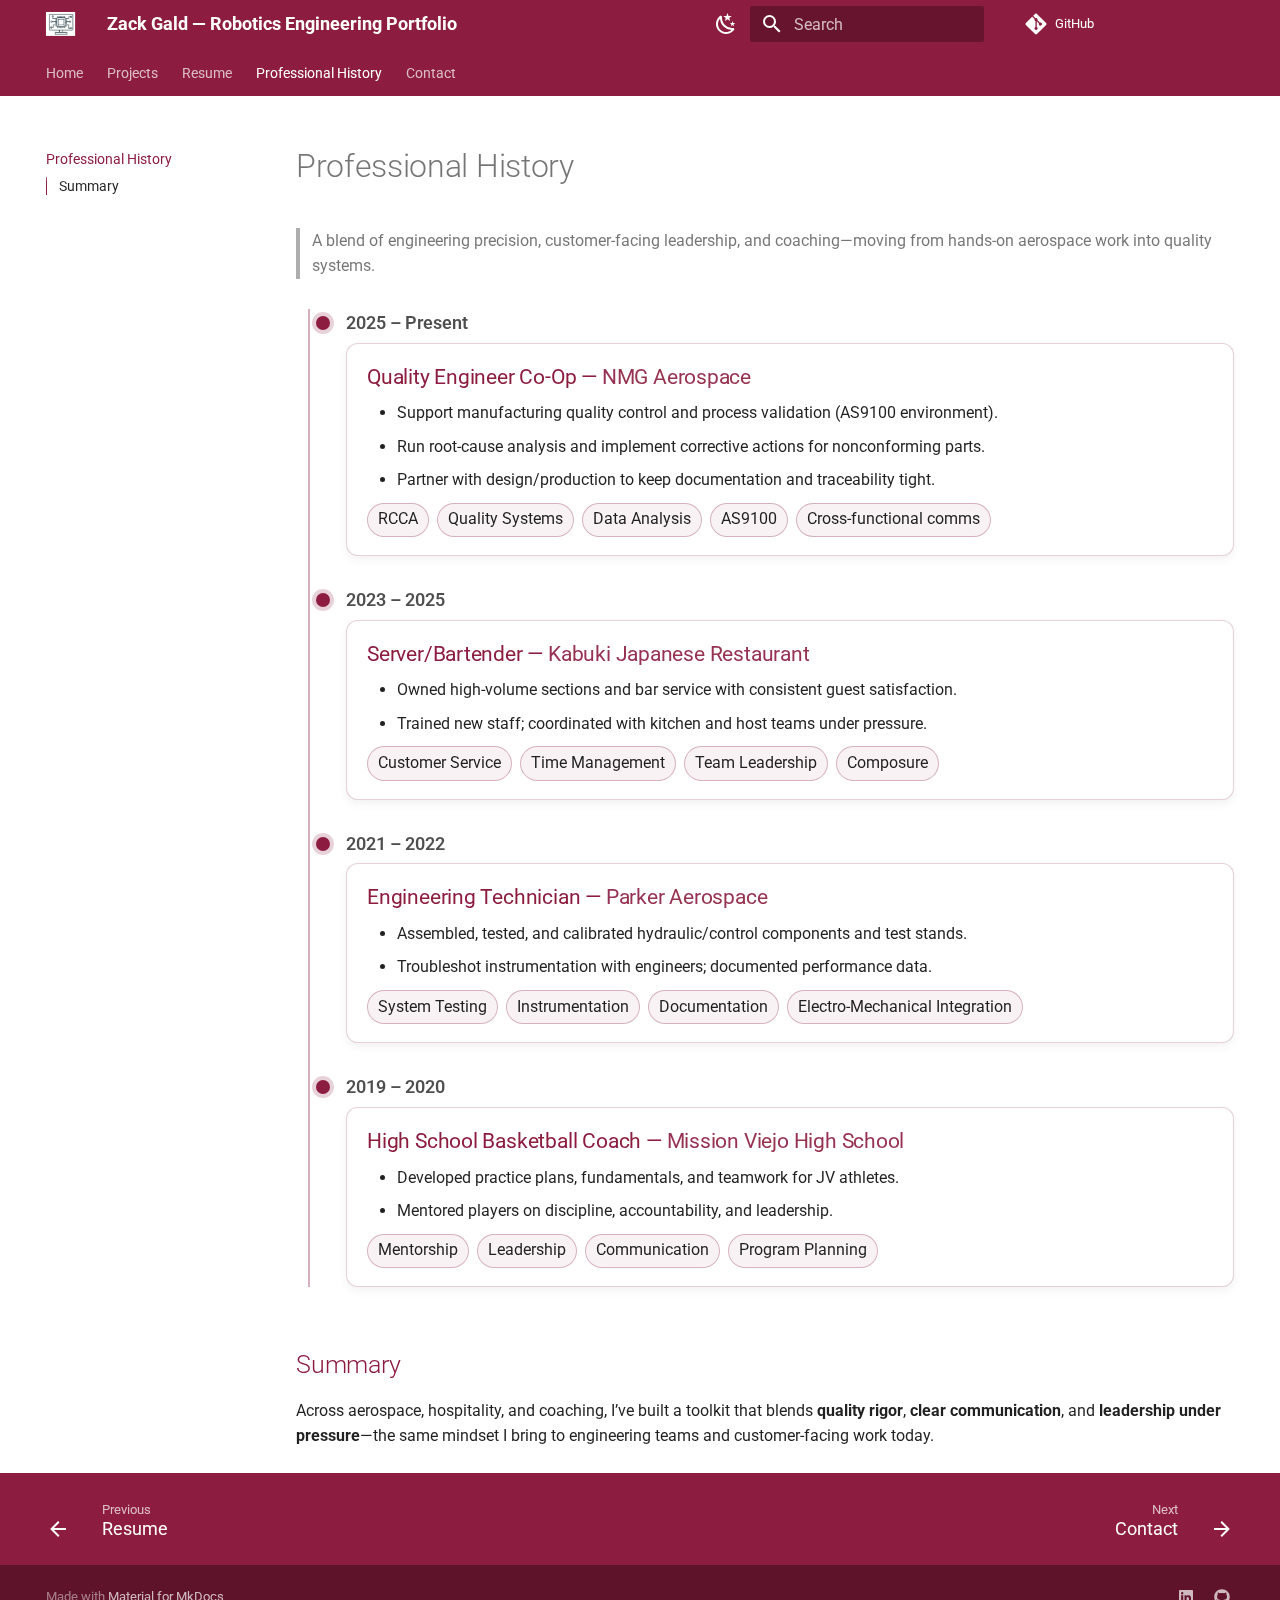
<file: professional-history/index.html>
<!doctype html>
<html lang="en" class="no-js">
  <head>
    
      <meta charset="utf-8">
      <meta name="viewport" content="width=device-width,initial-scale=1">
      
      
      
        <link rel="canonical" href="https://zackgald1.github.io/zgald/professional-history/">
      
      
        <link rel="prev" href="../resume/">
      
      
        <link rel="next" href="../contact/">
      
      
      <link rel="icon" href="../logo.png">
      <meta name="generator" content="mkdocs-1.6.1, mkdocs-material-9.6.22">
    
    
      
        <title>Professional History - Zack Gald — Robotics Engineering Portfolio</title>
      
    
    
      <link rel="stylesheet" href="../assets/stylesheets/main.84d31ad4.min.css">
      
        
        <link rel="stylesheet" href="../assets/stylesheets/palette.06af60db.min.css">
      
      


    
    
      
    
    
      
        
        
        <link rel="preconnect" href="https://fonts.gstatic.com" crossorigin>
        <link rel="stylesheet" href="https://fonts.googleapis.com/css?family=Roboto:300,300i,400,400i,700,700i%7CRoboto+Mono:400,400i,700,700i&display=fallback">
        <style>:root{--md-text-font:"Roboto";--md-code-font:"Roboto Mono"}</style>
      
    
    
      <link rel="stylesheet" href="../stylesheets/asu-theme.css">
    
      <link rel="stylesheet" href="../stylesheets/extra.css">
    
    <script>__md_scope=new URL("..",location),__md_hash=e=>[...e].reduce(((e,_)=>(e<<5)-e+_.charCodeAt(0)),0),__md_get=(e,_=localStorage,t=__md_scope)=>JSON.parse(_.getItem(t.pathname+"."+e)),__md_set=(e,_,t=localStorage,a=__md_scope)=>{try{t.setItem(a.pathname+"."+e,JSON.stringify(_))}catch(e){}}</script>
    
      

    
    
    
  </head>
  
  
    
    
      
    
    
    
    
    <body dir="ltr" data-md-color-scheme="default" data-md-color-primary="custom" data-md-color-accent="custom">
  
    
    <input class="md-toggle" data-md-toggle="drawer" type="checkbox" id="__drawer" autocomplete="off">
    <input class="md-toggle" data-md-toggle="search" type="checkbox" id="__search" autocomplete="off">
    <label class="md-overlay" for="__drawer"></label>
    <div data-md-component="skip">
      
        
        <a href="#professional-history" class="md-skip">
          Skip to content
        </a>
      
    </div>
    <div data-md-component="announce">
      
    </div>
    
    
      

<header class="md-header" data-md-component="header">
  <nav class="md-header__inner md-grid" aria-label="Header">
    <a href=".." title="Zack Gald — Robotics Engineering Portfolio" class="md-header__button md-logo" aria-label="Zack Gald — Robotics Engineering Portfolio" data-md-component="logo">
      
  <img src="../logo.png" alt="logo">

    </a>
    <label class="md-header__button md-icon" for="__drawer">
      
      <svg xmlns="http://www.w3.org/2000/svg" viewBox="0 0 24 24"><path d="M3 6h18v2H3zm0 5h18v2H3zm0 5h18v2H3z"/></svg>
    </label>
    <div class="md-header__title" data-md-component="header-title">
      <div class="md-header__ellipsis">
        <div class="md-header__topic">
          <span class="md-ellipsis">
            Zack Gald — Robotics Engineering Portfolio
          </span>
        </div>
        <div class="md-header__topic" data-md-component="header-topic">
          <span class="md-ellipsis">
            
              Professional History
            
          </span>
        </div>
      </div>
    </div>
    
      
        <form class="md-header__option" data-md-component="palette">
  
    
    
    
    <input class="md-option" data-md-color-media="" data-md-color-scheme="default" data-md-color-primary="custom" data-md-color-accent="custom"  aria-label="Switch to dark mode"  type="radio" name="__palette" id="__palette_0">
    
      <label class="md-header__button md-icon" title="Switch to dark mode" for="__palette_1" hidden>
        <svg xmlns="http://www.w3.org/2000/svg" viewBox="0 0 24 24"><path d="m17.75 4.09-2.53 1.94.91 3.06-2.63-1.81-2.63 1.81.91-3.06-2.53-1.94L12.44 4l1.06-3 1.06 3zm3.5 6.91-1.64 1.25.59 1.98-1.7-1.17-1.7 1.17.59-1.98L15.75 11l2.06-.05L18.5 9l.69 1.95zm-2.28 4.95c.83-.08 1.72 1.1 1.19 1.85-.32.45-.66.87-1.08 1.27C15.17 23 8.84 23 4.94 19.07c-3.91-3.9-3.91-10.24 0-14.14.4-.4.82-.76 1.27-1.08.75-.53 1.93.36 1.85 1.19-.27 2.86.69 5.83 2.89 8.02a9.96 9.96 0 0 0 8.02 2.89m-1.64 2.02a12.08 12.08 0 0 1-7.8-3.47c-2.17-2.19-3.33-5-3.49-7.82-2.81 3.14-2.7 7.96.31 10.98 3.02 3.01 7.84 3.12 10.98.31"/></svg>
      </label>
    
  
    
    
    
    <input class="md-option" data-md-color-media="" data-md-color-scheme="slate" data-md-color-primary="custom" data-md-color-accent="custom"  aria-label="Switch to light mode"  type="radio" name="__palette" id="__palette_1">
    
      <label class="md-header__button md-icon" title="Switch to light mode" for="__palette_0" hidden>
        <svg xmlns="http://www.w3.org/2000/svg" viewBox="0 0 24 24"><path d="M12 7a5 5 0 0 1 5 5 5 5 0 0 1-5 5 5 5 0 0 1-5-5 5 5 0 0 1 5-5m0 2a3 3 0 0 0-3 3 3 3 0 0 0 3 3 3 3 0 0 0 3-3 3 3 0 0 0-3-3m0-7 2.39 3.42C13.65 5.15 12.84 5 12 5s-1.65.15-2.39.42zM3.34 7l4.16-.35A7.2 7.2 0 0 0 5.94 8.5c-.44.74-.69 1.5-.83 2.29zm.02 10 1.76-3.77a7.131 7.131 0 0 0 2.38 4.14zM20.65 7l-1.77 3.79a7.02 7.02 0 0 0-2.38-4.15zm-.01 10-4.14.36c.59-.51 1.12-1.14 1.54-1.86.42-.73.69-1.5.83-2.29zM12 22l-2.41-3.44c.74.27 1.55.44 2.41.44.82 0 1.63-.17 2.37-.44z"/></svg>
      </label>
    
  
</form>
      
    
    
      <script>var palette=__md_get("__palette");if(palette&&palette.color){if("(prefers-color-scheme)"===palette.color.media){var media=matchMedia("(prefers-color-scheme: light)"),input=document.querySelector(media.matches?"[data-md-color-media='(prefers-color-scheme: light)']":"[data-md-color-media='(prefers-color-scheme: dark)']");palette.color.media=input.getAttribute("data-md-color-media"),palette.color.scheme=input.getAttribute("data-md-color-scheme"),palette.color.primary=input.getAttribute("data-md-color-primary"),palette.color.accent=input.getAttribute("data-md-color-accent")}for(var[key,value]of Object.entries(palette.color))document.body.setAttribute("data-md-color-"+key,value)}</script>
    
    
    
      
      
        <label class="md-header__button md-icon" for="__search">
          
          <svg xmlns="http://www.w3.org/2000/svg" viewBox="0 0 24 24"><path d="M9.5 3A6.5 6.5 0 0 1 16 9.5c0 1.61-.59 3.09-1.56 4.23l.27.27h.79l5 5-1.5 1.5-5-5v-.79l-.27-.27A6.52 6.52 0 0 1 9.5 16 6.5 6.5 0 0 1 3 9.5 6.5 6.5 0 0 1 9.5 3m0 2C7 5 5 7 5 9.5S7 14 9.5 14 14 12 14 9.5 12 5 9.5 5"/></svg>
        </label>
        <div class="md-search" data-md-component="search" role="dialog">
  <label class="md-search__overlay" for="__search"></label>
  <div class="md-search__inner" role="search">
    <form class="md-search__form" name="search">
      <input type="text" class="md-search__input" name="query" aria-label="Search" placeholder="Search" autocapitalize="off" autocorrect="off" autocomplete="off" spellcheck="false" data-md-component="search-query" required>
      <label class="md-search__icon md-icon" for="__search">
        
        <svg xmlns="http://www.w3.org/2000/svg" viewBox="0 0 24 24"><path d="M9.5 3A6.5 6.5 0 0 1 16 9.5c0 1.61-.59 3.09-1.56 4.23l.27.27h.79l5 5-1.5 1.5-5-5v-.79l-.27-.27A6.52 6.52 0 0 1 9.5 16 6.5 6.5 0 0 1 3 9.5 6.5 6.5 0 0 1 9.5 3m0 2C7 5 5 7 5 9.5S7 14 9.5 14 14 12 14 9.5 12 5 9.5 5"/></svg>
        
        <svg xmlns="http://www.w3.org/2000/svg" viewBox="0 0 24 24"><path d="M20 11v2H8l5.5 5.5-1.42 1.42L4.16 12l7.92-7.92L13.5 5.5 8 11z"/></svg>
      </label>
      <nav class="md-search__options" aria-label="Search">
        
        <button type="reset" class="md-search__icon md-icon" title="Clear" aria-label="Clear" tabindex="-1">
          
          <svg xmlns="http://www.w3.org/2000/svg" viewBox="0 0 24 24"><path d="M19 6.41 17.59 5 12 10.59 6.41 5 5 6.41 10.59 12 5 17.59 6.41 19 12 13.41 17.59 19 19 17.59 13.41 12z"/></svg>
        </button>
      </nav>
      
        <div class="md-search__suggest" data-md-component="search-suggest"></div>
      
    </form>
    <div class="md-search__output">
      <div class="md-search__scrollwrap" tabindex="0" data-md-scrollfix>
        <div class="md-search-result" data-md-component="search-result">
          <div class="md-search-result__meta">
            Initializing search
          </div>
          <ol class="md-search-result__list" role="presentation"></ol>
        </div>
      </div>
    </div>
  </div>
</div>
      
    
    
      <div class="md-header__source">
        <a href="https://github.com/zackgald1/zgald" title="Go to repository" class="md-source" data-md-component="source">
  <div class="md-source__icon md-icon">
    
    <svg xmlns="http://www.w3.org/2000/svg" viewBox="0 0 448 512"><!--! Font Awesome Free 7.1.0 by @fontawesome - https://fontawesome.com License - https://fontawesome.com/license/free (Icons: CC BY 4.0, Fonts: SIL OFL 1.1, Code: MIT License) Copyright 2025 Fonticons, Inc.--><path d="M439.6 236.1 244 40.5c-5.4-5.5-12.8-8.5-20.4-8.5s-15 3-20.4 8.4L162.5 81l51.5 51.5c27.1-9.1 52.7 16.8 43.4 43.7l49.7 49.7c34.2-11.8 61.2 31 35.5 56.7-26.5 26.5-70.2-2.9-56-37.3L240.3 199v121.9c25.3 12.5 22.3 41.8 9.1 55-6.4 6.4-15.2 10.1-24.3 10.1s-17.8-3.6-24.3-10.1c-17.6-17.6-11.1-46.9 11.2-56v-123c-20.8-8.5-24.6-30.7-18.6-45L142.6 101 8.5 235.1C3 240.6 0 247.9 0 255.5s3 15 8.5 20.4l195.6 195.7c5.4 5.4 12.7 8.4 20.4 8.4s15-3 20.4-8.4l194.7-194.7c5.4-5.4 8.4-12.8 8.4-20.4s-3-15-8.4-20.4"/></svg>
  </div>
  <div class="md-source__repository">
    GitHub
  </div>
</a>
      </div>
    
  </nav>
  
</header>
    
    <div class="md-container" data-md-component="container">
      
      
        
          
            
<nav class="md-tabs" aria-label="Tabs" data-md-component="tabs">
  <div class="md-grid">
    <ul class="md-tabs__list">
      
        
  
  
  
  
    <li class="md-tabs__item">
      <a href=".." class="md-tabs__link">
        
  
  
    
  
  Home

      </a>
    </li>
  

      
        
  
  
  
  
    
    
      <li class="md-tabs__item">
        <a href="../projects/" class="md-tabs__link">
          
  
  
  Projects

        </a>
      </li>
    
  

      
        
  
  
  
  
    <li class="md-tabs__item">
      <a href="../resume/" class="md-tabs__link">
        
  
  
    
  
  Resume

      </a>
    </li>
  

      
        
  
  
  
    
  
  
    <li class="md-tabs__item md-tabs__item--active">
      <a href="./" class="md-tabs__link">
        
  
  
    
  
  Professional History

      </a>
    </li>
  

      
        
  
  
  
  
    <li class="md-tabs__item">
      <a href="../contact/" class="md-tabs__link">
        
  
  
    
  
  Contact

      </a>
    </li>
  

      
    </ul>
  </div>
</nav>
          
        
      
      <main class="md-main" data-md-component="main">
        <div class="md-main__inner md-grid">
          
            
              
              <div class="md-sidebar md-sidebar--primary" data-md-component="sidebar" data-md-type="navigation" >
                <div class="md-sidebar__scrollwrap">
                  <div class="md-sidebar__inner">
                    


  


  

<nav class="md-nav md-nav--primary md-nav--lifted md-nav--integrated" aria-label="Navigation" data-md-level="0">
  <label class="md-nav__title" for="__drawer">
    <a href=".." title="Zack Gald — Robotics Engineering Portfolio" class="md-nav__button md-logo" aria-label="Zack Gald — Robotics Engineering Portfolio" data-md-component="logo">
      
  <img src="../logo.png" alt="logo">

    </a>
    Zack Gald — Robotics Engineering Portfolio
  </label>
  
    <div class="md-nav__source">
      <a href="https://github.com/zackgald1/zgald" title="Go to repository" class="md-source" data-md-component="source">
  <div class="md-source__icon md-icon">
    
    <svg xmlns="http://www.w3.org/2000/svg" viewBox="0 0 448 512"><!--! Font Awesome Free 7.1.0 by @fontawesome - https://fontawesome.com License - https://fontawesome.com/license/free (Icons: CC BY 4.0, Fonts: SIL OFL 1.1, Code: MIT License) Copyright 2025 Fonticons, Inc.--><path d="M439.6 236.1 244 40.5c-5.4-5.5-12.8-8.5-20.4-8.5s-15 3-20.4 8.4L162.5 81l51.5 51.5c27.1-9.1 52.7 16.8 43.4 43.7l49.7 49.7c34.2-11.8 61.2 31 35.5 56.7-26.5 26.5-70.2-2.9-56-37.3L240.3 199v121.9c25.3 12.5 22.3 41.8 9.1 55-6.4 6.4-15.2 10.1-24.3 10.1s-17.8-3.6-24.3-10.1c-17.6-17.6-11.1-46.9 11.2-56v-123c-20.8-8.5-24.6-30.7-18.6-45L142.6 101 8.5 235.1C3 240.6 0 247.9 0 255.5s3 15 8.5 20.4l195.6 195.7c5.4 5.4 12.7 8.4 20.4 8.4s15-3 20.4-8.4l194.7-194.7c5.4-5.4 8.4-12.8 8.4-20.4s-3-15-8.4-20.4"/></svg>
  </div>
  <div class="md-source__repository">
    GitHub
  </div>
</a>
    </div>
  
  <ul class="md-nav__list" data-md-scrollfix>
    
      
      
  
  
  
  
    <li class="md-nav__item">
      <a href=".." class="md-nav__link">
        
  
  
  <span class="md-ellipsis">
    Home
    
  </span>
  

      </a>
    </li>
  

    
      
      
  
  
  
  
    
    
    
    
      
      
    
    
    <li class="md-nav__item md-nav__item--nested">
      
        
        
        <input class="md-nav__toggle md-toggle " type="checkbox" id="__nav_2" >
        
          
          <label class="md-nav__link" for="__nav_2" id="__nav_2_label" tabindex="0">
            
  
  
  <span class="md-ellipsis">
    Projects
    
  </span>
  

            <span class="md-nav__icon md-icon"></span>
          </label>
        
        <nav class="md-nav" data-md-level="1" aria-labelledby="__nav_2_label" aria-expanded="false">
          <label class="md-nav__title" for="__nav_2">
            <span class="md-nav__icon md-icon"></span>
            Projects
          </label>
          <ul class="md-nav__list" data-md-scrollfix>
            
              
                
  
  
  
  
    <li class="md-nav__item">
      <a href="../projects/" class="md-nav__link">
        
  
  
  <span class="md-ellipsis">
    Overview
    
  </span>
  

      </a>
    </li>
  

              
            
              
                
  
  
  
  
    <li class="md-nav__item">
      <a href="../projects/string-machine/" class="md-nav__link">
        
  
  
  <span class="md-ellipsis">
    String Machine
    
  </span>
  

      </a>
    </li>
  

              
            
              
                
  
  
  
  
    <li class="md-nav__item">
      <a href="../projects/object-tracker/" class="md-nav__link">
        
  
  
  <span class="md-ellipsis">
    Object Tracker
    
  </span>
  

      </a>
    </li>
  

              
            
              
                
  
  
  
  
    <li class="md-nav__item">
      <a href="../projects/pick-and-place/" class="md-nav__link">
        
  
  
  <span class="md-ellipsis">
    Pick-and-Place
    
  </span>
  

      </a>
    </li>
  

              
            
          </ul>
        </nav>
      
    </li>
  

    
      
      
  
  
  
  
    <li class="md-nav__item">
      <a href="../resume/" class="md-nav__link">
        
  
  
  <span class="md-ellipsis">
    Resume
    
  </span>
  

      </a>
    </li>
  

    
      
      
  
  
    
  
  
  
    <li class="md-nav__item md-nav__item--active">
      
      <input class="md-nav__toggle md-toggle" type="checkbox" id="__toc">
      
      
        
      
      
        <label class="md-nav__link md-nav__link--active" for="__toc">
          
  
  
  <span class="md-ellipsis">
    Professional History
    
  </span>
  

          <span class="md-nav__icon md-icon"></span>
        </label>
      
      <a href="./" class="md-nav__link md-nav__link--active">
        
  
  
  <span class="md-ellipsis">
    Professional History
    
  </span>
  

      </a>
      
        

<nav class="md-nav md-nav--secondary" aria-label="Table of contents">
  
  
  
    
  
  
    <label class="md-nav__title" for="__toc">
      <span class="md-nav__icon md-icon"></span>
      Table of contents
    </label>
    <ul class="md-nav__list" data-md-component="toc" data-md-scrollfix>
      
        <li class="md-nav__item">
  <a href="#summary" class="md-nav__link">
    <span class="md-ellipsis">
      Summary
    </span>
  </a>
  
</li>
      
    </ul>
  
</nav>
      
    </li>
  

    
      
      
  
  
  
  
    <li class="md-nav__item">
      <a href="../contact/" class="md-nav__link">
        
  
  
  <span class="md-ellipsis">
    Contact
    
  </span>
  

      </a>
    </li>
  

    
  </ul>
</nav>
                  </div>
                </div>
              </div>
            
            
          
          
            <div class="md-content" data-md-component="content">
              <article class="md-content__inner md-typeset">
                
                  


  
  


<h1 id="professional-history">Professional History</h1>
<blockquote>
<p>A blend of engineering precision, customer-facing leadership, and coaching—moving from hands-on aerospace work into quality systems.</p>
</blockquote>
<div class="timeline">

  <div class="tl-item">
    <div class="tl-dot"></div>
    <div class="tl-date">2025 – Present</div>
    <div class="tl-card">
      <h3>Quality Engineer Co-Op — <span class="org">NMG Aerospace</span></h3>
      <ul>
        <li>Support manufacturing quality control and process validation (AS9100 environment).</li>
        <li>Run root-cause analysis and implement corrective actions for nonconforming parts.</li>
        <li>Partner with design/production to keep documentation and traceability tight.</li>
      </ul>
      <div class="chips">
        <span>RCCA</span><span>Quality Systems</span><span>Data Analysis</span><span>AS9100</span><span>Cross-functional comms</span>
      </div>
    </div>
  </div>

  <div class="tl-item">
    <div class="tl-dot"></div>
    <div class="tl-date">2023 – 2025</div>
    <div class="tl-card">
      <h3>Server/Bartender — <span class="org">Kabuki Japanese Restaurant</span></h3>
      <ul>
        <li>Owned high-volume sections and bar service with consistent guest satisfaction.</li>
        <li>Trained new staff; coordinated with kitchen and host teams under pressure.</li>
      </ul>
      <div class="chips">
        <span>Customer Service</span><span>Time Management</span><span>Team Leadership</span><span>Composure</span>
      </div>
    </div>
  </div>

  <div class="tl-item">
    <div class="tl-dot"></div>
    <div class="tl-date">2021 – 2022</div>
    <div class="tl-card">
      <h3>Engineering Technician — <span class="org">Parker Aerospace</span></h3>
      <ul>
        <li>Assembled, tested, and calibrated hydraulic/control components and test stands.</li>
        <li>Troubleshot instrumentation with engineers; documented performance data.</li>
      </ul>
      <div class="chips">
        <span>System Testing</span><span>Instrumentation</span><span>Documentation</span><span>Electro-Mechanical Integration</span>
      </div>
    </div>
  </div>

  <div class="tl-item">
    <div class="tl-dot"></div>
    <div class="tl-date">2019 – 2020</div>
    <div class="tl-card">
      <h3>High School Basketball Coach — <span class="org">Mission Viejo High School</span></h3>
      <ul>
        <li>Developed practice plans, fundamentals, and teamwork for JV athletes.</li>
        <li>Mentored players on discipline, accountability, and leadership.</li>
      </ul>
      <div class="chips">
        <span>Mentorship</span><span>Leadership</span><span>Communication</span><span>Program Planning</span>
      </div>
    </div>
  </div>

</div>

<h2 id="summary">Summary</h2>
<p>Across aerospace, hospitality, and coaching, I’ve built a toolkit that blends <strong>quality rigor</strong>, <strong>clear communication</strong>, and <strong>leadership under pressure</strong>—the same mindset I bring to engineering teams and customer-facing work today.</p>












                
              </article>
            </div>
          
          
<script>var target=document.getElementById(location.hash.slice(1));target&&target.name&&(target.checked=target.name.startsWith("__tabbed_"))</script>
        </div>
        
          <button type="button" class="md-top md-icon" data-md-component="top" hidden>
  
  <svg xmlns="http://www.w3.org/2000/svg" viewBox="0 0 24 24"><path d="M13 20h-2V8l-5.5 5.5-1.42-1.42L12 4.16l7.92 7.92-1.42 1.42L13 8z"/></svg>
  Back to top
</button>
        
      </main>
      
        <footer class="md-footer">
  
    
      
      <nav class="md-footer__inner md-grid" aria-label="Footer" >
        
          
          <a href="../resume/" class="md-footer__link md-footer__link--prev" aria-label="Previous: Resume">
            <div class="md-footer__button md-icon">
              
              <svg xmlns="http://www.w3.org/2000/svg" viewBox="0 0 24 24"><path d="M20 11v2H8l5.5 5.5-1.42 1.42L4.16 12l7.92-7.92L13.5 5.5 8 11z"/></svg>
            </div>
            <div class="md-footer__title">
              <span class="md-footer__direction">
                Previous
              </span>
              <div class="md-ellipsis">
                Resume
              </div>
            </div>
          </a>
        
        
          
          <a href="../contact/" class="md-footer__link md-footer__link--next" aria-label="Next: Contact">
            <div class="md-footer__title">
              <span class="md-footer__direction">
                Next
              </span>
              <div class="md-ellipsis">
                Contact
              </div>
            </div>
            <div class="md-footer__button md-icon">
              
              <svg xmlns="http://www.w3.org/2000/svg" viewBox="0 0 24 24"><path d="M4 11v2h12l-5.5 5.5 1.42 1.42L19.84 12l-7.92-7.92L10.5 5.5 16 11z"/></svg>
            </div>
          </a>
        
      </nav>
    
  
  <div class="md-footer-meta md-typeset">
    <div class="md-footer-meta__inner md-grid">
      <div class="md-copyright">
  
  
    Made with
    <a href="https://squidfunk.github.io/mkdocs-material/" target="_blank" rel="noopener">
      Material for MkDocs
    </a>
  
</div>
      
        
<div class="md-social">
  
    
    
    
    
      
      
    
    <a href="https://www.linkedin.com/in/zack-gald-52a765253/" target="_blank" rel="noopener" title="www.linkedin.com" class="md-social__link">
      <svg xmlns="http://www.w3.org/2000/svg" viewBox="0 0 448 512"><!--! Font Awesome Free 7.1.0 by @fontawesome - https://fontawesome.com License - https://fontawesome.com/license/free (Icons: CC BY 4.0, Fonts: SIL OFL 1.1, Code: MIT License) Copyright 2025 Fonticons, Inc.--><path d="M416 32H31.9C14.3 32 0 46.5 0 64.3v383.4C0 465.5 14.3 480 31.9 480H416c17.6 0 32-14.5 32-32.3V64.3c0-17.8-14.4-32.3-32-32.3M135.4 416H69V202.2h66.5V416zM102.2 96a38.5 38.5 0 1 1 0 77 38.5 38.5 0 1 1 0-77m282.1 320h-66.4V312c0-24.8-.5-56.7-34.5-56.7-34.6 0-39.9 27-39.9 54.9V416h-66.4V202.2h63.7v29.2h.9c8.9-16.8 30.6-34.5 62.9-34.5 67.2 0 79.7 44.3 79.7 101.9z"/></svg>
    </a>
  
    
    
    
    
      
      
    
    <a href="https://github.com/zackgald1" target="_blank" rel="noopener" title="github.com" class="md-social__link">
      <svg xmlns="http://www.w3.org/2000/svg" viewBox="0 0 512 512"><!--! Font Awesome Free 7.1.0 by @fontawesome - https://fontawesome.com License - https://fontawesome.com/license/free (Icons: CC BY 4.0, Fonts: SIL OFL 1.1, Code: MIT License) Copyright 2025 Fonticons, Inc.--><path d="M173.9 397.4c0 2-2.3 3.6-5.2 3.6-3.3.3-5.6-1.3-5.6-3.6 0-2 2.3-3.6 5.2-3.6 3-.3 5.6 1.3 5.6 3.6m-31.1-4.5c-.7 2 1.3 4.3 4.3 4.9 2.6 1 5.6 0 6.2-2s-1.3-4.3-4.3-5.2c-2.6-.7-5.5.3-6.2 2.3m44.2-1.7c-2.9.7-4.9 2.6-4.6 4.9.3 2 2.9 3.3 5.9 2.6 2.9-.7 4.9-2.6 4.6-4.6-.3-1.9-3-3.2-5.9-2.9M252.8 8C114.1 8 8 113.3 8 252c0 110.9 69.8 205.8 169.5 239.2 12.8 2.3 17.3-5.6 17.3-12.1 0-6.2-.3-40.4-.3-61.4 0 0-70 15-84.7-29.8 0 0-11.4-29.1-27.8-36.6 0 0-22.9-15.7 1.6-15.4 0 0 24.9 2 38.6 25.8 21.9 38.6 58.6 27.5 72.9 20.9 2.3-16 8.8-27.1 16-33.7-55.9-6.2-112.3-14.3-112.3-110.5 0-27.5 7.6-41.3 23.6-58.9-2.6-6.5-11.1-33.3 2.6-67.9 20.9-6.5 69 27 69 27 20-5.6 41.5-8.5 62.8-8.5s42.8 2.9 62.8 8.5c0 0 48.1-33.6 69-27 13.7 34.7 5.2 61.4 2.6 67.9 16 17.7 25.8 31.5 25.8 58.9 0 96.5-58.9 104.2-114.8 110.5 9.2 7.9 17 22.9 17 46.4 0 33.7-.3 75.4-.3 83.6 0 6.5 4.6 14.4 17.3 12.1C436.2 457.8 504 362.9 504 252 504 113.3 391.5 8 252.8 8M105.2 352.9c-1.3 1-1 3.3.7 5.2 1.6 1.6 3.9 2.3 5.2 1 1.3-1 1-3.3-.7-5.2-1.6-1.6-3.9-2.3-5.2-1m-10.8-8.1c-.7 1.3.3 2.9 2.3 3.9 1.6 1 3.6.7 4.3-.7.7-1.3-.3-2.9-2.3-3.9-2-.6-3.6-.3-4.3.7m32.4 35.6c-1.6 1.3-1 4.3 1.3 6.2 2.3 2.3 5.2 2.6 6.5 1 1.3-1.3.7-4.3-1.3-6.2-2.2-2.3-5.2-2.6-6.5-1m-11.4-14.7c-1.6 1-1.6 3.6 0 5.9s4.3 3.3 5.6 2.3c1.6-1.3 1.6-3.9 0-6.2-1.4-2.3-4-3.3-5.6-2"/></svg>
    </a>
  
</div>
      
    </div>
  </div>
</footer>
      
    </div>
    <div class="md-dialog" data-md-component="dialog">
      <div class="md-dialog__inner md-typeset"></div>
    </div>
    
    
    
      
      <script id="__config" type="application/json">{"base": "..", "features": ["navigation.tabs", "navigation.top", "navigation.footer", "content.code.copy", "search.suggest", "search.highlight", "toc.integrate"], "search": "../assets/javascripts/workers/search.973d3a69.min.js", "tags": null, "translations": {"clipboard.copied": "Copied to clipboard", "clipboard.copy": "Copy to clipboard", "search.result.more.one": "1 more on this page", "search.result.more.other": "# more on this page", "search.result.none": "No matching documents", "search.result.one": "1 matching document", "search.result.other": "# matching documents", "search.result.placeholder": "Type to start searching", "search.result.term.missing": "Missing", "select.version": "Select version"}, "version": null}</script>
    
    
      <script src="../assets/javascripts/bundle.f55a23d4.min.js"></script>
      
    
  </body>
</html>
</file>
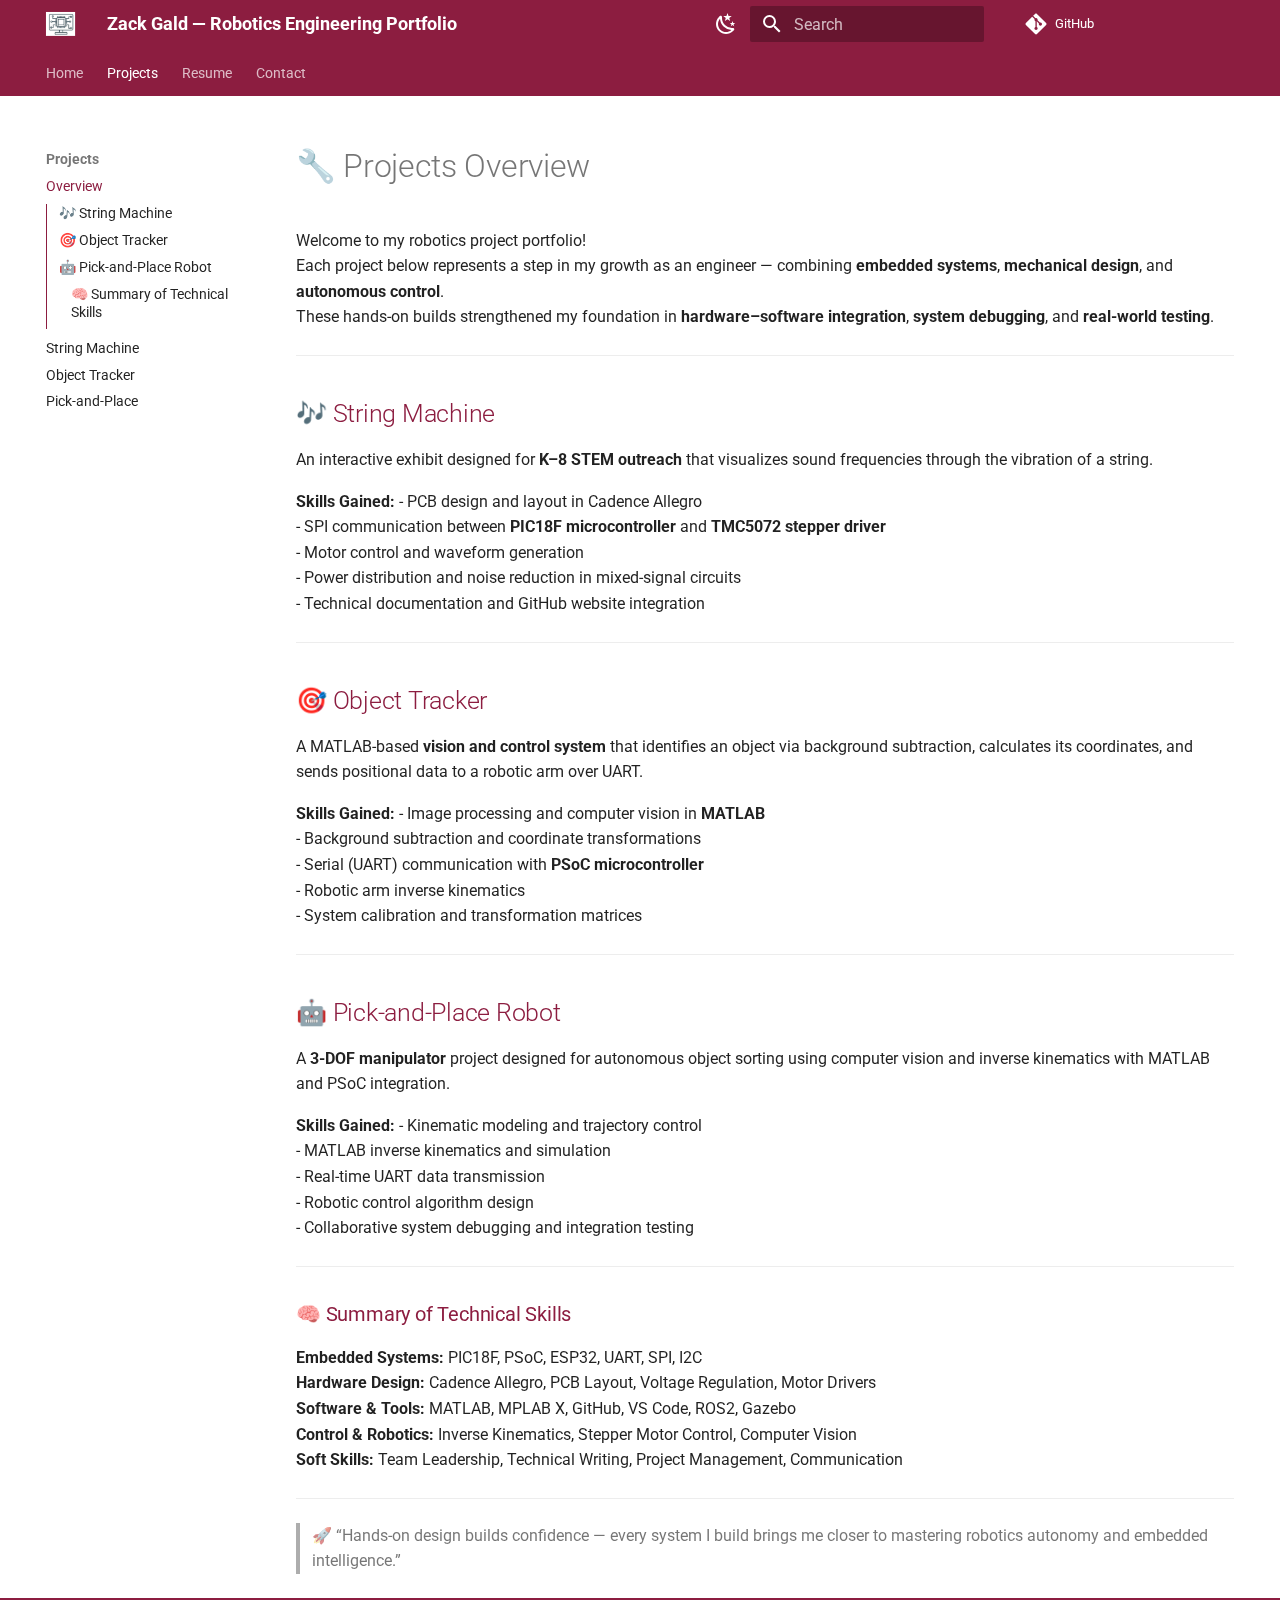
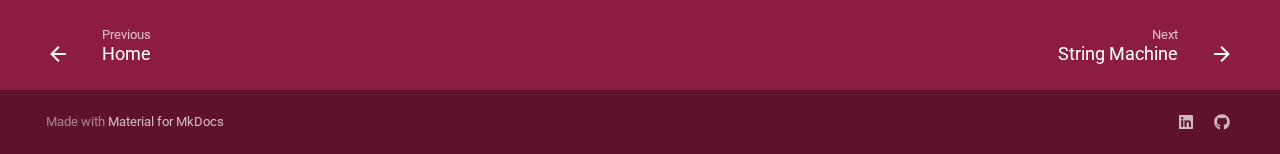
<file: projects/index.html>
<!doctype html>
<html lang="en" class="no-js">
  <head>
    
      <meta charset="utf-8">
      <meta name="viewport" content="width=device-width,initial-scale=1">
      
      
      
        <link rel="canonical" href="https://zackgald1.github.io/zgald/projects/">
      
      
        <link rel="prev" href="..">
      
      
        <link rel="next" href="string-machine/">
      
      
      <link rel="icon" href="../logo.png">
      <meta name="generator" content="mkdocs-1.6.1, mkdocs-material-9.6.22">
    
    
      
        <title>Overview - Zack Gald — Robotics Engineering Portfolio</title>
      
    
    
      <link rel="stylesheet" href="../assets/stylesheets/main.84d31ad4.min.css">
      
        
        <link rel="stylesheet" href="../assets/stylesheets/palette.06af60db.min.css">
      
      


    
    
      
    
    
      
        
        
        <link rel="preconnect" href="https://fonts.gstatic.com" crossorigin>
        <link rel="stylesheet" href="https://fonts.googleapis.com/css?family=Roboto:300,300i,400,400i,700,700i%7CRoboto+Mono:400,400i,700,700i&display=fallback">
        <style>:root{--md-text-font:"Roboto";--md-code-font:"Roboto Mono"}</style>
      
    
    
      <link rel="stylesheet" href="../stylesheets/asu-theme.css">
    
    <script>__md_scope=new URL("..",location),__md_hash=e=>[...e].reduce(((e,_)=>(e<<5)-e+_.charCodeAt(0)),0),__md_get=(e,_=localStorage,t=__md_scope)=>JSON.parse(_.getItem(t.pathname+"."+e)),__md_set=(e,_,t=localStorage,a=__md_scope)=>{try{t.setItem(a.pathname+"."+e,JSON.stringify(_))}catch(e){}}</script>
    
      

    
    
    
  </head>
  
  
    
    
      
    
    
    
    
    <body dir="ltr" data-md-color-scheme="default" data-md-color-primary="custom" data-md-color-accent="custom">
  
    
    <input class="md-toggle" data-md-toggle="drawer" type="checkbox" id="__drawer" autocomplete="off">
    <input class="md-toggle" data-md-toggle="search" type="checkbox" id="__search" autocomplete="off">
    <label class="md-overlay" for="__drawer"></label>
    <div data-md-component="skip">
      
        
        <a href="#projects-overview" class="md-skip">
          Skip to content
        </a>
      
    </div>
    <div data-md-component="announce">
      
    </div>
    
    
      

<header class="md-header" data-md-component="header">
  <nav class="md-header__inner md-grid" aria-label="Header">
    <a href=".." title="Zack Gald — Robotics Engineering Portfolio" class="md-header__button md-logo" aria-label="Zack Gald — Robotics Engineering Portfolio" data-md-component="logo">
      
  <img src="../logo.png" alt="logo">

    </a>
    <label class="md-header__button md-icon" for="__drawer">
      
      <svg xmlns="http://www.w3.org/2000/svg" viewBox="0 0 24 24"><path d="M3 6h18v2H3zm0 5h18v2H3zm0 5h18v2H3z"/></svg>
    </label>
    <div class="md-header__title" data-md-component="header-title">
      <div class="md-header__ellipsis">
        <div class="md-header__topic">
          <span class="md-ellipsis">
            Zack Gald — Robotics Engineering Portfolio
          </span>
        </div>
        <div class="md-header__topic" data-md-component="header-topic">
          <span class="md-ellipsis">
            
              Overview
            
          </span>
        </div>
      </div>
    </div>
    
      
        <form class="md-header__option" data-md-component="palette">
  
    
    
    
    <input class="md-option" data-md-color-media="" data-md-color-scheme="default" data-md-color-primary="custom" data-md-color-accent="custom"  aria-label="Switch to dark mode"  type="radio" name="__palette" id="__palette_0">
    
      <label class="md-header__button md-icon" title="Switch to dark mode" for="__palette_1" hidden>
        <svg xmlns="http://www.w3.org/2000/svg" viewBox="0 0 24 24"><path d="m17.75 4.09-2.53 1.94.91 3.06-2.63-1.81-2.63 1.81.91-3.06-2.53-1.94L12.44 4l1.06-3 1.06 3zm3.5 6.91-1.64 1.25.59 1.98-1.7-1.17-1.7 1.17.59-1.98L15.75 11l2.06-.05L18.5 9l.69 1.95zm-2.28 4.95c.83-.08 1.72 1.1 1.19 1.85-.32.45-.66.87-1.08 1.27C15.17 23 8.84 23 4.94 19.07c-3.91-3.9-3.91-10.24 0-14.14.4-.4.82-.76 1.27-1.08.75-.53 1.93.36 1.85 1.19-.27 2.86.69 5.83 2.89 8.02a9.96 9.96 0 0 0 8.02 2.89m-1.64 2.02a12.08 12.08 0 0 1-7.8-3.47c-2.17-2.19-3.33-5-3.49-7.82-2.81 3.14-2.7 7.96.31 10.98 3.02 3.01 7.84 3.12 10.98.31"/></svg>
      </label>
    
  
    
    
    
    <input class="md-option" data-md-color-media="" data-md-color-scheme="slate" data-md-color-primary="custom" data-md-color-accent="custom"  aria-label="Switch to light mode"  type="radio" name="__palette" id="__palette_1">
    
      <label class="md-header__button md-icon" title="Switch to light mode" for="__palette_0" hidden>
        <svg xmlns="http://www.w3.org/2000/svg" viewBox="0 0 24 24"><path d="M12 7a5 5 0 0 1 5 5 5 5 0 0 1-5 5 5 5 0 0 1-5-5 5 5 0 0 1 5-5m0 2a3 3 0 0 0-3 3 3 3 0 0 0 3 3 3 3 0 0 0 3-3 3 3 0 0 0-3-3m0-7 2.39 3.42C13.65 5.15 12.84 5 12 5s-1.65.15-2.39.42zM3.34 7l4.16-.35A7.2 7.2 0 0 0 5.94 8.5c-.44.74-.69 1.5-.83 2.29zm.02 10 1.76-3.77a7.131 7.131 0 0 0 2.38 4.14zM20.65 7l-1.77 3.79a7.02 7.02 0 0 0-2.38-4.15zm-.01 10-4.14.36c.59-.51 1.12-1.14 1.54-1.86.42-.73.69-1.5.83-2.29zM12 22l-2.41-3.44c.74.27 1.55.44 2.41.44.82 0 1.63-.17 2.37-.44z"/></svg>
      </label>
    
  
</form>
      
    
    
      <script>var palette=__md_get("__palette");if(palette&&palette.color){if("(prefers-color-scheme)"===palette.color.media){var media=matchMedia("(prefers-color-scheme: light)"),input=document.querySelector(media.matches?"[data-md-color-media='(prefers-color-scheme: light)']":"[data-md-color-media='(prefers-color-scheme: dark)']");palette.color.media=input.getAttribute("data-md-color-media"),palette.color.scheme=input.getAttribute("data-md-color-scheme"),palette.color.primary=input.getAttribute("data-md-color-primary"),palette.color.accent=input.getAttribute("data-md-color-accent")}for(var[key,value]of Object.entries(palette.color))document.body.setAttribute("data-md-color-"+key,value)}</script>
    
    
    
      
      
        <label class="md-header__button md-icon" for="__search">
          
          <svg xmlns="http://www.w3.org/2000/svg" viewBox="0 0 24 24"><path d="M9.5 3A6.5 6.5 0 0 1 16 9.5c0 1.61-.59 3.09-1.56 4.23l.27.27h.79l5 5-1.5 1.5-5-5v-.79l-.27-.27A6.52 6.52 0 0 1 9.5 16 6.5 6.5 0 0 1 3 9.5 6.5 6.5 0 0 1 9.5 3m0 2C7 5 5 7 5 9.5S7 14 9.5 14 14 12 14 9.5 12 5 9.5 5"/></svg>
        </label>
        <div class="md-search" data-md-component="search" role="dialog">
  <label class="md-search__overlay" for="__search"></label>
  <div class="md-search__inner" role="search">
    <form class="md-search__form" name="search">
      <input type="text" class="md-search__input" name="query" aria-label="Search" placeholder="Search" autocapitalize="off" autocorrect="off" autocomplete="off" spellcheck="false" data-md-component="search-query" required>
      <label class="md-search__icon md-icon" for="__search">
        
        <svg xmlns="http://www.w3.org/2000/svg" viewBox="0 0 24 24"><path d="M9.5 3A6.5 6.5 0 0 1 16 9.5c0 1.61-.59 3.09-1.56 4.23l.27.27h.79l5 5-1.5 1.5-5-5v-.79l-.27-.27A6.52 6.52 0 0 1 9.5 16 6.5 6.5 0 0 1 3 9.5 6.5 6.5 0 0 1 9.5 3m0 2C7 5 5 7 5 9.5S7 14 9.5 14 14 12 14 9.5 12 5 9.5 5"/></svg>
        
        <svg xmlns="http://www.w3.org/2000/svg" viewBox="0 0 24 24"><path d="M20 11v2H8l5.5 5.5-1.42 1.42L4.16 12l7.92-7.92L13.5 5.5 8 11z"/></svg>
      </label>
      <nav class="md-search__options" aria-label="Search">
        
        <button type="reset" class="md-search__icon md-icon" title="Clear" aria-label="Clear" tabindex="-1">
          
          <svg xmlns="http://www.w3.org/2000/svg" viewBox="0 0 24 24"><path d="M19 6.41 17.59 5 12 10.59 6.41 5 5 6.41 10.59 12 5 17.59 6.41 19 12 13.41 17.59 19 19 17.59 13.41 12z"/></svg>
        </button>
      </nav>
      
        <div class="md-search__suggest" data-md-component="search-suggest"></div>
      
    </form>
    <div class="md-search__output">
      <div class="md-search__scrollwrap" tabindex="0" data-md-scrollfix>
        <div class="md-search-result" data-md-component="search-result">
          <div class="md-search-result__meta">
            Initializing search
          </div>
          <ol class="md-search-result__list" role="presentation"></ol>
        </div>
      </div>
    </div>
  </div>
</div>
      
    
    
      <div class="md-header__source">
        <a href="https://github.com/zackgald1/zgald" title="Go to repository" class="md-source" data-md-component="source">
  <div class="md-source__icon md-icon">
    
    <svg xmlns="http://www.w3.org/2000/svg" viewBox="0 0 448 512"><!--! Font Awesome Free 7.1.0 by @fontawesome - https://fontawesome.com License - https://fontawesome.com/license/free (Icons: CC BY 4.0, Fonts: SIL OFL 1.1, Code: MIT License) Copyright 2025 Fonticons, Inc.--><path d="M439.6 236.1 244 40.5c-5.4-5.5-12.8-8.5-20.4-8.5s-15 3-20.4 8.4L162.5 81l51.5 51.5c27.1-9.1 52.7 16.8 43.4 43.7l49.7 49.7c34.2-11.8 61.2 31 35.5 56.7-26.5 26.5-70.2-2.9-56-37.3L240.3 199v121.9c25.3 12.5 22.3 41.8 9.1 55-6.4 6.4-15.2 10.1-24.3 10.1s-17.8-3.6-24.3-10.1c-17.6-17.6-11.1-46.9 11.2-56v-123c-20.8-8.5-24.6-30.7-18.6-45L142.6 101 8.5 235.1C3 240.6 0 247.9 0 255.5s3 15 8.5 20.4l195.6 195.7c5.4 5.4 12.7 8.4 20.4 8.4s15-3 20.4-8.4l194.7-194.7c5.4-5.4 8.4-12.8 8.4-20.4s-3-15-8.4-20.4"/></svg>
  </div>
  <div class="md-source__repository">
    GitHub
  </div>
</a>
      </div>
    
  </nav>
  
</header>
    
    <div class="md-container" data-md-component="container">
      
      
        
          
            
<nav class="md-tabs" aria-label="Tabs" data-md-component="tabs">
  <div class="md-grid">
    <ul class="md-tabs__list">
      
        
  
  
  
  
    <li class="md-tabs__item">
      <a href=".." class="md-tabs__link">
        
  
  
    
  
  Home

      </a>
    </li>
  

      
        
  
  
  
    
  
  
    
    
      <li class="md-tabs__item md-tabs__item--active">
        <a href="./" class="md-tabs__link">
          
  
  
  Projects

        </a>
      </li>
    
  

      
        
  
  
  
  
    <li class="md-tabs__item">
      <a href="../resume/" class="md-tabs__link">
        
  
  
    
  
  Resume

      </a>
    </li>
  

      
        
  
  
  
  
    <li class="md-tabs__item">
      <a href="../contact/" class="md-tabs__link">
        
  
  
    
  
  Contact

      </a>
    </li>
  

      
    </ul>
  </div>
</nav>
          
        
      
      <main class="md-main" data-md-component="main">
        <div class="md-main__inner md-grid">
          
            
              
              <div class="md-sidebar md-sidebar--primary" data-md-component="sidebar" data-md-type="navigation" >
                <div class="md-sidebar__scrollwrap">
                  <div class="md-sidebar__inner">
                    


  


  

<nav class="md-nav md-nav--primary md-nav--lifted md-nav--integrated" aria-label="Navigation" data-md-level="0">
  <label class="md-nav__title" for="__drawer">
    <a href=".." title="Zack Gald — Robotics Engineering Portfolio" class="md-nav__button md-logo" aria-label="Zack Gald — Robotics Engineering Portfolio" data-md-component="logo">
      
  <img src="../logo.png" alt="logo">

    </a>
    Zack Gald — Robotics Engineering Portfolio
  </label>
  
    <div class="md-nav__source">
      <a href="https://github.com/zackgald1/zgald" title="Go to repository" class="md-source" data-md-component="source">
  <div class="md-source__icon md-icon">
    
    <svg xmlns="http://www.w3.org/2000/svg" viewBox="0 0 448 512"><!--! Font Awesome Free 7.1.0 by @fontawesome - https://fontawesome.com License - https://fontawesome.com/license/free (Icons: CC BY 4.0, Fonts: SIL OFL 1.1, Code: MIT License) Copyright 2025 Fonticons, Inc.--><path d="M439.6 236.1 244 40.5c-5.4-5.5-12.8-8.5-20.4-8.5s-15 3-20.4 8.4L162.5 81l51.5 51.5c27.1-9.1 52.7 16.8 43.4 43.7l49.7 49.7c34.2-11.8 61.2 31 35.5 56.7-26.5 26.5-70.2-2.9-56-37.3L240.3 199v121.9c25.3 12.5 22.3 41.8 9.1 55-6.4 6.4-15.2 10.1-24.3 10.1s-17.8-3.6-24.3-10.1c-17.6-17.6-11.1-46.9 11.2-56v-123c-20.8-8.5-24.6-30.7-18.6-45L142.6 101 8.5 235.1C3 240.6 0 247.9 0 255.5s3 15 8.5 20.4l195.6 195.7c5.4 5.4 12.7 8.4 20.4 8.4s15-3 20.4-8.4l194.7-194.7c5.4-5.4 8.4-12.8 8.4-20.4s-3-15-8.4-20.4"/></svg>
  </div>
  <div class="md-source__repository">
    GitHub
  </div>
</a>
    </div>
  
  <ul class="md-nav__list" data-md-scrollfix>
    
      
      
  
  
  
  
    <li class="md-nav__item">
      <a href=".." class="md-nav__link">
        
  
  
  <span class="md-ellipsis">
    Home
    
  </span>
  

      </a>
    </li>
  

    
      
      
  
  
    
  
  
  
    
    
    
    
      
        
        
      
      
    
    
    <li class="md-nav__item md-nav__item--active md-nav__item--section md-nav__item--nested">
      
        
        
        <input class="md-nav__toggle md-toggle " type="checkbox" id="__nav_2" checked>
        
          
          <label class="md-nav__link" for="__nav_2" id="__nav_2_label" tabindex="">
            
  
  
  <span class="md-ellipsis">
    Projects
    
  </span>
  

            <span class="md-nav__icon md-icon"></span>
          </label>
        
        <nav class="md-nav" data-md-level="1" aria-labelledby="__nav_2_label" aria-expanded="true">
          <label class="md-nav__title" for="__nav_2">
            <span class="md-nav__icon md-icon"></span>
            Projects
          </label>
          <ul class="md-nav__list" data-md-scrollfix>
            
              
                
  
  
    
  
  
  
    <li class="md-nav__item md-nav__item--active">
      
      <input class="md-nav__toggle md-toggle" type="checkbox" id="__toc">
      
      
        
      
      
        <label class="md-nav__link md-nav__link--active" for="__toc">
          
  
  
  <span class="md-ellipsis">
    Overview
    
  </span>
  

          <span class="md-nav__icon md-icon"></span>
        </label>
      
      <a href="./" class="md-nav__link md-nav__link--active">
        
  
  
  <span class="md-ellipsis">
    Overview
    
  </span>
  

      </a>
      
        

<nav class="md-nav md-nav--secondary" aria-label="Table of contents">
  
  
  
    
  
  
    <label class="md-nav__title" for="__toc">
      <span class="md-nav__icon md-icon"></span>
      Table of contents
    </label>
    <ul class="md-nav__list" data-md-component="toc" data-md-scrollfix>
      
        <li class="md-nav__item">
  <a href="#string-machine" class="md-nav__link">
    <span class="md-ellipsis">
      🎶 String Machine
    </span>
  </a>
  
</li>
      
        <li class="md-nav__item">
  <a href="#object-tracker" class="md-nav__link">
    <span class="md-ellipsis">
      🎯 Object Tracker
    </span>
  </a>
  
</li>
      
        <li class="md-nav__item">
  <a href="#pick-and-place-robot" class="md-nav__link">
    <span class="md-ellipsis">
      🤖 Pick-and-Place Robot
    </span>
  </a>
  
    <nav class="md-nav" aria-label="🤖 Pick-and-Place Robot">
      <ul class="md-nav__list">
        
          <li class="md-nav__item">
  <a href="#summary-of-technical-skills" class="md-nav__link">
    <span class="md-ellipsis">
      🧠 Summary of Technical Skills
    </span>
  </a>
  
</li>
        
      </ul>
    </nav>
  
</li>
      
    </ul>
  
</nav>
      
    </li>
  

              
            
              
                
  
  
  
  
    <li class="md-nav__item">
      <a href="string-machine/" class="md-nav__link">
        
  
  
  <span class="md-ellipsis">
    String Machine
    
  </span>
  

      </a>
    </li>
  

              
            
              
                
  
  
  
  
    <li class="md-nav__item">
      <a href="object-tracker/" class="md-nav__link">
        
  
  
  <span class="md-ellipsis">
    Object Tracker
    
  </span>
  

      </a>
    </li>
  

              
            
              
                
  
  
  
  
    <li class="md-nav__item">
      <a href="pick-and-place/" class="md-nav__link">
        
  
  
  <span class="md-ellipsis">
    Pick-and-Place
    
  </span>
  

      </a>
    </li>
  

              
            
          </ul>
        </nav>
      
    </li>
  

    
      
      
  
  
  
  
    <li class="md-nav__item">
      <a href="../resume/" class="md-nav__link">
        
  
  
  <span class="md-ellipsis">
    Resume
    
  </span>
  

      </a>
    </li>
  

    
      
      
  
  
  
  
    <li class="md-nav__item">
      <a href="../contact/" class="md-nav__link">
        
  
  
  <span class="md-ellipsis">
    Contact
    
  </span>
  

      </a>
    </li>
  

    
  </ul>
</nav>
                  </div>
                </div>
              </div>
            
            
          
          
            <div class="md-content" data-md-component="content">
              <article class="md-content__inner md-typeset">
                
                  


  
  


<h1 id="projects-overview">🔧 Projects Overview</h1>
<p>Welcome to my robotics project portfolio!<br />
Each project below represents a step in my growth as an engineer — combining <strong>embedded systems</strong>, <strong>mechanical design</strong>, and <strong>autonomous control</strong>.<br />
These hands-on builds strengthened my foundation in <strong>hardware–software integration</strong>, <strong>system debugging</strong>, and <strong>real-world testing</strong>.</p>
<hr />
<h2 id="string-machine">🎶 <a href="string-machine/">String Machine</a></h2>
<p>An interactive exhibit designed for <strong>K–8 STEM outreach</strong> that visualizes sound frequencies through the vibration of a string.</p>
<p><strong>Skills Gained:</strong>
- PCB design and layout in Cadence Allegro<br />
- SPI communication between <strong>PIC18F microcontroller</strong> and <strong>TMC5072 stepper driver</strong><br />
- Motor control and waveform generation<br />
- Power distribution and noise reduction in mixed-signal circuits<br />
- Technical documentation and GitHub website integration  </p>
<hr />
<h2 id="object-tracker">🎯 <a href="object-tracker/">Object Tracker</a></h2>
<p>A MATLAB-based <strong>vision and control system</strong> that identifies an object via background subtraction, calculates its coordinates, and sends positional data to a robotic arm over UART.</p>
<p><strong>Skills Gained:</strong>
- Image processing and computer vision in <strong>MATLAB</strong><br />
- Background subtraction and coordinate transformations<br />
- Serial (UART) communication with <strong>PSoC microcontroller</strong><br />
- Robotic arm inverse kinematics<br />
- System calibration and transformation matrices  </p>
<hr />
<h2 id="pick-and-place-robot">🤖 <a href="pick-and-place/">Pick-and-Place Robot</a></h2>
<p>A <strong>3-DOF manipulator</strong> project designed for autonomous object sorting using computer vision and inverse kinematics with MATLAB and PSoC integration.</p>
<p><strong>Skills Gained:</strong>
- Kinematic modeling and trajectory control<br />
- MATLAB inverse kinematics and simulation<br />
- Real-time UART data transmission<br />
- Robotic control algorithm design<br />
- Collaborative system debugging and integration testing  </p>
<hr />
<h3 id="summary-of-technical-skills">🧠 Summary of Technical Skills</h3>
<p><strong>Embedded Systems:</strong> PIC18F, PSoC, ESP32, UART, SPI, I2C<br />
<strong>Hardware Design:</strong> Cadence Allegro, PCB Layout, Voltage Regulation, Motor Drivers<br />
<strong>Software &amp; Tools:</strong> MATLAB, MPLAB X, GitHub, VS Code, ROS2, Gazebo<br />
<strong>Control &amp; Robotics:</strong> Inverse Kinematics, Stepper Motor Control, Computer Vision<br />
<strong>Soft Skills:</strong> Team Leadership, Technical Writing, Project Management, Communication  </p>
<hr />
<blockquote>
<p>🚀 “Hands-on design builds confidence — every system I build brings me closer to mastering robotics autonomy and embedded intelligence.”</p>
</blockquote>












                
              </article>
            </div>
          
          
<script>var target=document.getElementById(location.hash.slice(1));target&&target.name&&(target.checked=target.name.startsWith("__tabbed_"))</script>
        </div>
        
          <button type="button" class="md-top md-icon" data-md-component="top" hidden>
  
  <svg xmlns="http://www.w3.org/2000/svg" viewBox="0 0 24 24"><path d="M13 20h-2V8l-5.5 5.5-1.42-1.42L12 4.16l7.92 7.92-1.42 1.42L13 8z"/></svg>
  Back to top
</button>
        
      </main>
      
        <footer class="md-footer">
  
    
      
      <nav class="md-footer__inner md-grid" aria-label="Footer" >
        
          
          <a href=".." class="md-footer__link md-footer__link--prev" aria-label="Previous: Home">
            <div class="md-footer__button md-icon">
              
              <svg xmlns="http://www.w3.org/2000/svg" viewBox="0 0 24 24"><path d="M20 11v2H8l5.5 5.5-1.42 1.42L4.16 12l7.92-7.92L13.5 5.5 8 11z"/></svg>
            </div>
            <div class="md-footer__title">
              <span class="md-footer__direction">
                Previous
              </span>
              <div class="md-ellipsis">
                Home
              </div>
            </div>
          </a>
        
        
          
          <a href="string-machine/" class="md-footer__link md-footer__link--next" aria-label="Next: String Machine">
            <div class="md-footer__title">
              <span class="md-footer__direction">
                Next
              </span>
              <div class="md-ellipsis">
                String Machine
              </div>
            </div>
            <div class="md-footer__button md-icon">
              
              <svg xmlns="http://www.w3.org/2000/svg" viewBox="0 0 24 24"><path d="M4 11v2h12l-5.5 5.5 1.42 1.42L19.84 12l-7.92-7.92L10.5 5.5 16 11z"/></svg>
            </div>
          </a>
        
      </nav>
    
  
  <div class="md-footer-meta md-typeset">
    <div class="md-footer-meta__inner md-grid">
      <div class="md-copyright">
  
  
    Made with
    <a href="https://squidfunk.github.io/mkdocs-material/" target="_blank" rel="noopener">
      Material for MkDocs
    </a>
  
</div>
      
        
<div class="md-social">
  
    
    
    
    
      
      
    
    <a href="https://www.linkedin.com/in/zack-gald-52a765253/" target="_blank" rel="noopener" title="www.linkedin.com" class="md-social__link">
      <svg xmlns="http://www.w3.org/2000/svg" viewBox="0 0 448 512"><!--! Font Awesome Free 7.1.0 by @fontawesome - https://fontawesome.com License - https://fontawesome.com/license/free (Icons: CC BY 4.0, Fonts: SIL OFL 1.1, Code: MIT License) Copyright 2025 Fonticons, Inc.--><path d="M416 32H31.9C14.3 32 0 46.5 0 64.3v383.4C0 465.5 14.3 480 31.9 480H416c17.6 0 32-14.5 32-32.3V64.3c0-17.8-14.4-32.3-32-32.3M135.4 416H69V202.2h66.5V416zM102.2 96a38.5 38.5 0 1 1 0 77 38.5 38.5 0 1 1 0-77m282.1 320h-66.4V312c0-24.8-.5-56.7-34.5-56.7-34.6 0-39.9 27-39.9 54.9V416h-66.4V202.2h63.7v29.2h.9c8.9-16.8 30.6-34.5 62.9-34.5 67.2 0 79.7 44.3 79.7 101.9z"/></svg>
    </a>
  
    
    
    
    
      
      
    
    <a href="https://github.com/zackgald1" target="_blank" rel="noopener" title="github.com" class="md-social__link">
      <svg xmlns="http://www.w3.org/2000/svg" viewBox="0 0 512 512"><!--! Font Awesome Free 7.1.0 by @fontawesome - https://fontawesome.com License - https://fontawesome.com/license/free (Icons: CC BY 4.0, Fonts: SIL OFL 1.1, Code: MIT License) Copyright 2025 Fonticons, Inc.--><path d="M173.9 397.4c0 2-2.3 3.6-5.2 3.6-3.3.3-5.6-1.3-5.6-3.6 0-2 2.3-3.6 5.2-3.6 3-.3 5.6 1.3 5.6 3.6m-31.1-4.5c-.7 2 1.3 4.3 4.3 4.9 2.6 1 5.6 0 6.2-2s-1.3-4.3-4.3-5.2c-2.6-.7-5.5.3-6.2 2.3m44.2-1.7c-2.9.7-4.9 2.6-4.6 4.9.3 2 2.9 3.3 5.9 2.6 2.9-.7 4.9-2.6 4.6-4.6-.3-1.9-3-3.2-5.9-2.9M252.8 8C114.1 8 8 113.3 8 252c0 110.9 69.8 205.8 169.5 239.2 12.8 2.3 17.3-5.6 17.3-12.1 0-6.2-.3-40.4-.3-61.4 0 0-70 15-84.7-29.8 0 0-11.4-29.1-27.8-36.6 0 0-22.9-15.7 1.6-15.4 0 0 24.9 2 38.6 25.8 21.9 38.6 58.6 27.5 72.9 20.9 2.3-16 8.8-27.1 16-33.7-55.9-6.2-112.3-14.3-112.3-110.5 0-27.5 7.6-41.3 23.6-58.9-2.6-6.5-11.1-33.3 2.6-67.9 20.9-6.5 69 27 69 27 20-5.6 41.5-8.5 62.8-8.5s42.8 2.9 62.8 8.5c0 0 48.1-33.6 69-27 13.7 34.7 5.2 61.4 2.6 67.9 16 17.7 25.8 31.5 25.8 58.9 0 96.5-58.9 104.2-114.8 110.5 9.2 7.9 17 22.9 17 46.4 0 33.7-.3 75.4-.3 83.6 0 6.5 4.6 14.4 17.3 12.1C436.2 457.8 504 362.9 504 252 504 113.3 391.5 8 252.8 8M105.2 352.9c-1.3 1-1 3.3.7 5.2 1.6 1.6 3.9 2.3 5.2 1 1.3-1 1-3.3-.7-5.2-1.6-1.6-3.9-2.3-5.2-1m-10.8-8.1c-.7 1.3.3 2.9 2.3 3.9 1.6 1 3.6.7 4.3-.7.7-1.3-.3-2.9-2.3-3.9-2-.6-3.6-.3-4.3.7m32.4 35.6c-1.6 1.3-1 4.3 1.3 6.2 2.3 2.3 5.2 2.6 6.5 1 1.3-1.3.7-4.3-1.3-6.2-2.2-2.3-5.2-2.6-6.5-1m-11.4-14.7c-1.6 1-1.6 3.6 0 5.9s4.3 3.3 5.6 2.3c1.6-1.3 1.6-3.9 0-6.2-1.4-2.3-4-3.3-5.6-2"/></svg>
    </a>
  
</div>
      
    </div>
  </div>
</footer>
      
    </div>
    <div class="md-dialog" data-md-component="dialog">
      <div class="md-dialog__inner md-typeset"></div>
    </div>
    
    
    
      
      <script id="__config" type="application/json">{"base": "..", "features": ["navigation.tabs", "navigation.top", "navigation.footer", "content.code.copy", "search.suggest", "search.highlight", "toc.integrate"], "search": "../assets/javascripts/workers/search.973d3a69.min.js", "tags": null, "translations": {"clipboard.copied": "Copied to clipboard", "clipboard.copy": "Copy to clipboard", "search.result.more.one": "1 more on this page", "search.result.more.other": "# more on this page", "search.result.none": "No matching documents", "search.result.one": "1 matching document", "search.result.other": "# matching documents", "search.result.placeholder": "Type to start searching", "search.result.term.missing": "Missing", "select.version": "Select version"}, "version": null}</script>
    
    
      <script src="../assets/javascripts/bundle.f55a23d4.min.js"></script>
      
    
  </body>
</html>
</file>
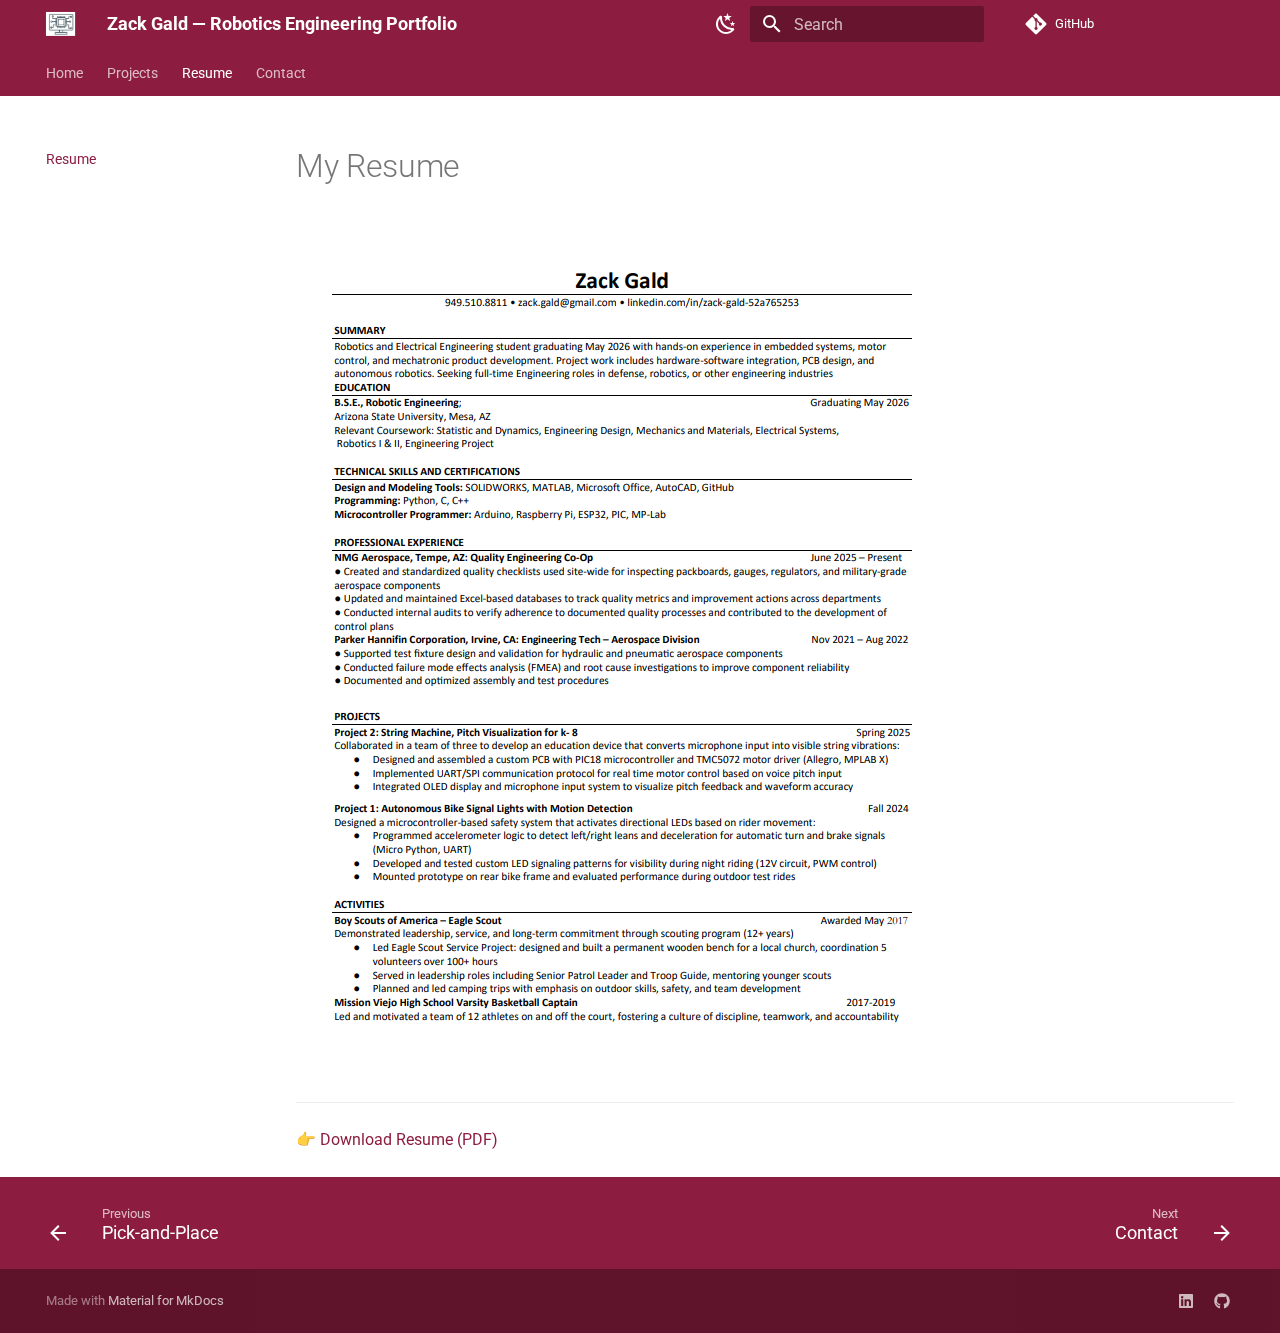
<file: resume/index.html>
<!doctype html>
<html lang="en" class="no-js">
  <head>
    
      <meta charset="utf-8">
      <meta name="viewport" content="width=device-width,initial-scale=1">
      
      
      
        <link rel="canonical" href="https://zackgald1.github.io/zgald/resume/">
      
      
        <link rel="prev" href="../projects/pick-and-place/">
      
      
        <link rel="next" href="../contact/">
      
      
      <link rel="icon" href="../logo.png">
      <meta name="generator" content="mkdocs-1.6.1, mkdocs-material-9.6.22">
    
    
      
        <title>Resume - Zack Gald — Robotics Engineering Portfolio</title>
      
    
    
      <link rel="stylesheet" href="../assets/stylesheets/main.84d31ad4.min.css">
      
        
        <link rel="stylesheet" href="../assets/stylesheets/palette.06af60db.min.css">
      
      


    
    
      
    
    
      
        
        
        <link rel="preconnect" href="https://fonts.gstatic.com" crossorigin>
        <link rel="stylesheet" href="https://fonts.googleapis.com/css?family=Roboto:300,300i,400,400i,700,700i%7CRoboto+Mono:400,400i,700,700i&display=fallback">
        <style>:root{--md-text-font:"Roboto";--md-code-font:"Roboto Mono"}</style>
      
    
    
      <link rel="stylesheet" href="../stylesheets/asu-theme.css">
    
    <script>__md_scope=new URL("..",location),__md_hash=e=>[...e].reduce(((e,_)=>(e<<5)-e+_.charCodeAt(0)),0),__md_get=(e,_=localStorage,t=__md_scope)=>JSON.parse(_.getItem(t.pathname+"."+e)),__md_set=(e,_,t=localStorage,a=__md_scope)=>{try{t.setItem(a.pathname+"."+e,JSON.stringify(_))}catch(e){}}</script>
    
      

    
    
    
  </head>
  
  
    
    
      
    
    
    
    
    <body dir="ltr" data-md-color-scheme="default" data-md-color-primary="custom" data-md-color-accent="custom">
  
    
    <input class="md-toggle" data-md-toggle="drawer" type="checkbox" id="__drawer" autocomplete="off">
    <input class="md-toggle" data-md-toggle="search" type="checkbox" id="__search" autocomplete="off">
    <label class="md-overlay" for="__drawer"></label>
    <div data-md-component="skip">
      
        
        <a href="#my-resume" class="md-skip">
          Skip to content
        </a>
      
    </div>
    <div data-md-component="announce">
      
    </div>
    
    
      

<header class="md-header" data-md-component="header">
  <nav class="md-header__inner md-grid" aria-label="Header">
    <a href=".." title="Zack Gald — Robotics Engineering Portfolio" class="md-header__button md-logo" aria-label="Zack Gald — Robotics Engineering Portfolio" data-md-component="logo">
      
  <img src="../logo.png" alt="logo">

    </a>
    <label class="md-header__button md-icon" for="__drawer">
      
      <svg xmlns="http://www.w3.org/2000/svg" viewBox="0 0 24 24"><path d="M3 6h18v2H3zm0 5h18v2H3zm0 5h18v2H3z"/></svg>
    </label>
    <div class="md-header__title" data-md-component="header-title">
      <div class="md-header__ellipsis">
        <div class="md-header__topic">
          <span class="md-ellipsis">
            Zack Gald — Robotics Engineering Portfolio
          </span>
        </div>
        <div class="md-header__topic" data-md-component="header-topic">
          <span class="md-ellipsis">
            
              Resume
            
          </span>
        </div>
      </div>
    </div>
    
      
        <form class="md-header__option" data-md-component="palette">
  
    
    
    
    <input class="md-option" data-md-color-media="" data-md-color-scheme="default" data-md-color-primary="custom" data-md-color-accent="custom"  aria-label="Switch to dark mode"  type="radio" name="__palette" id="__palette_0">
    
      <label class="md-header__button md-icon" title="Switch to dark mode" for="__palette_1" hidden>
        <svg xmlns="http://www.w3.org/2000/svg" viewBox="0 0 24 24"><path d="m17.75 4.09-2.53 1.94.91 3.06-2.63-1.81-2.63 1.81.91-3.06-2.53-1.94L12.44 4l1.06-3 1.06 3zm3.5 6.91-1.64 1.25.59 1.98-1.7-1.17-1.7 1.17.59-1.98L15.75 11l2.06-.05L18.5 9l.69 1.95zm-2.28 4.95c.83-.08 1.72 1.1 1.19 1.85-.32.45-.66.87-1.08 1.27C15.17 23 8.84 23 4.94 19.07c-3.91-3.9-3.91-10.24 0-14.14.4-.4.82-.76 1.27-1.08.75-.53 1.93.36 1.85 1.19-.27 2.86.69 5.83 2.89 8.02a9.96 9.96 0 0 0 8.02 2.89m-1.64 2.02a12.08 12.08 0 0 1-7.8-3.47c-2.17-2.19-3.33-5-3.49-7.82-2.81 3.14-2.7 7.96.31 10.98 3.02 3.01 7.84 3.12 10.98.31"/></svg>
      </label>
    
  
    
    
    
    <input class="md-option" data-md-color-media="" data-md-color-scheme="slate" data-md-color-primary="custom" data-md-color-accent="custom"  aria-label="Switch to light mode"  type="radio" name="__palette" id="__palette_1">
    
      <label class="md-header__button md-icon" title="Switch to light mode" for="__palette_0" hidden>
        <svg xmlns="http://www.w3.org/2000/svg" viewBox="0 0 24 24"><path d="M12 7a5 5 0 0 1 5 5 5 5 0 0 1-5 5 5 5 0 0 1-5-5 5 5 0 0 1 5-5m0 2a3 3 0 0 0-3 3 3 3 0 0 0 3 3 3 3 0 0 0 3-3 3 3 0 0 0-3-3m0-7 2.39 3.42C13.65 5.15 12.84 5 12 5s-1.65.15-2.39.42zM3.34 7l4.16-.35A7.2 7.2 0 0 0 5.94 8.5c-.44.74-.69 1.5-.83 2.29zm.02 10 1.76-3.77a7.131 7.131 0 0 0 2.38 4.14zM20.65 7l-1.77 3.79a7.02 7.02 0 0 0-2.38-4.15zm-.01 10-4.14.36c.59-.51 1.12-1.14 1.54-1.86.42-.73.69-1.5.83-2.29zM12 22l-2.41-3.44c.74.27 1.55.44 2.41.44.82 0 1.63-.17 2.37-.44z"/></svg>
      </label>
    
  
</form>
      
    
    
      <script>var palette=__md_get("__palette");if(palette&&palette.color){if("(prefers-color-scheme)"===palette.color.media){var media=matchMedia("(prefers-color-scheme: light)"),input=document.querySelector(media.matches?"[data-md-color-media='(prefers-color-scheme: light)']":"[data-md-color-media='(prefers-color-scheme: dark)']");palette.color.media=input.getAttribute("data-md-color-media"),palette.color.scheme=input.getAttribute("data-md-color-scheme"),palette.color.primary=input.getAttribute("data-md-color-primary"),palette.color.accent=input.getAttribute("data-md-color-accent")}for(var[key,value]of Object.entries(palette.color))document.body.setAttribute("data-md-color-"+key,value)}</script>
    
    
    
      
      
        <label class="md-header__button md-icon" for="__search">
          
          <svg xmlns="http://www.w3.org/2000/svg" viewBox="0 0 24 24"><path d="M9.5 3A6.5 6.5 0 0 1 16 9.5c0 1.61-.59 3.09-1.56 4.23l.27.27h.79l5 5-1.5 1.5-5-5v-.79l-.27-.27A6.52 6.52 0 0 1 9.5 16 6.5 6.5 0 0 1 3 9.5 6.5 6.5 0 0 1 9.5 3m0 2C7 5 5 7 5 9.5S7 14 9.5 14 14 12 14 9.5 12 5 9.5 5"/></svg>
        </label>
        <div class="md-search" data-md-component="search" role="dialog">
  <label class="md-search__overlay" for="__search"></label>
  <div class="md-search__inner" role="search">
    <form class="md-search__form" name="search">
      <input type="text" class="md-search__input" name="query" aria-label="Search" placeholder="Search" autocapitalize="off" autocorrect="off" autocomplete="off" spellcheck="false" data-md-component="search-query" required>
      <label class="md-search__icon md-icon" for="__search">
        
        <svg xmlns="http://www.w3.org/2000/svg" viewBox="0 0 24 24"><path d="M9.5 3A6.5 6.5 0 0 1 16 9.5c0 1.61-.59 3.09-1.56 4.23l.27.27h.79l5 5-1.5 1.5-5-5v-.79l-.27-.27A6.52 6.52 0 0 1 9.5 16 6.5 6.5 0 0 1 3 9.5 6.5 6.5 0 0 1 9.5 3m0 2C7 5 5 7 5 9.5S7 14 9.5 14 14 12 14 9.5 12 5 9.5 5"/></svg>
        
        <svg xmlns="http://www.w3.org/2000/svg" viewBox="0 0 24 24"><path d="M20 11v2H8l5.5 5.5-1.42 1.42L4.16 12l7.92-7.92L13.5 5.5 8 11z"/></svg>
      </label>
      <nav class="md-search__options" aria-label="Search">
        
        <button type="reset" class="md-search__icon md-icon" title="Clear" aria-label="Clear" tabindex="-1">
          
          <svg xmlns="http://www.w3.org/2000/svg" viewBox="0 0 24 24"><path d="M19 6.41 17.59 5 12 10.59 6.41 5 5 6.41 10.59 12 5 17.59 6.41 19 12 13.41 17.59 19 19 17.59 13.41 12z"/></svg>
        </button>
      </nav>
      
        <div class="md-search__suggest" data-md-component="search-suggest"></div>
      
    </form>
    <div class="md-search__output">
      <div class="md-search__scrollwrap" tabindex="0" data-md-scrollfix>
        <div class="md-search-result" data-md-component="search-result">
          <div class="md-search-result__meta">
            Initializing search
          </div>
          <ol class="md-search-result__list" role="presentation"></ol>
        </div>
      </div>
    </div>
  </div>
</div>
      
    
    
      <div class="md-header__source">
        <a href="https://github.com/zackgald1/zgald" title="Go to repository" class="md-source" data-md-component="source">
  <div class="md-source__icon md-icon">
    
    <svg xmlns="http://www.w3.org/2000/svg" viewBox="0 0 448 512"><!--! Font Awesome Free 7.1.0 by @fontawesome - https://fontawesome.com License - https://fontawesome.com/license/free (Icons: CC BY 4.0, Fonts: SIL OFL 1.1, Code: MIT License) Copyright 2025 Fonticons, Inc.--><path d="M439.6 236.1 244 40.5c-5.4-5.5-12.8-8.5-20.4-8.5s-15 3-20.4 8.4L162.5 81l51.5 51.5c27.1-9.1 52.7 16.8 43.4 43.7l49.7 49.7c34.2-11.8 61.2 31 35.5 56.7-26.5 26.5-70.2-2.9-56-37.3L240.3 199v121.9c25.3 12.5 22.3 41.8 9.1 55-6.4 6.4-15.2 10.1-24.3 10.1s-17.8-3.6-24.3-10.1c-17.6-17.6-11.1-46.9 11.2-56v-123c-20.8-8.5-24.6-30.7-18.6-45L142.6 101 8.5 235.1C3 240.6 0 247.9 0 255.5s3 15 8.5 20.4l195.6 195.7c5.4 5.4 12.7 8.4 20.4 8.4s15-3 20.4-8.4l194.7-194.7c5.4-5.4 8.4-12.8 8.4-20.4s-3-15-8.4-20.4"/></svg>
  </div>
  <div class="md-source__repository">
    GitHub
  </div>
</a>
      </div>
    
  </nav>
  
</header>
    
    <div class="md-container" data-md-component="container">
      
      
        
          
            
<nav class="md-tabs" aria-label="Tabs" data-md-component="tabs">
  <div class="md-grid">
    <ul class="md-tabs__list">
      
        
  
  
  
  
    <li class="md-tabs__item">
      <a href=".." class="md-tabs__link">
        
  
  
    
  
  Home

      </a>
    </li>
  

      
        
  
  
  
  
    
    
      <li class="md-tabs__item">
        <a href="../projects/" class="md-tabs__link">
          
  
  
  Projects

        </a>
      </li>
    
  

      
        
  
  
  
    
  
  
    <li class="md-tabs__item md-tabs__item--active">
      <a href="./" class="md-tabs__link">
        
  
  
    
  
  Resume

      </a>
    </li>
  

      
        
  
  
  
  
    <li class="md-tabs__item">
      <a href="../contact/" class="md-tabs__link">
        
  
  
    
  
  Contact

      </a>
    </li>
  

      
    </ul>
  </div>
</nav>
          
        
      
      <main class="md-main" data-md-component="main">
        <div class="md-main__inner md-grid">
          
            
              
              <div class="md-sidebar md-sidebar--primary" data-md-component="sidebar" data-md-type="navigation" >
                <div class="md-sidebar__scrollwrap">
                  <div class="md-sidebar__inner">
                    


  


  

<nav class="md-nav md-nav--primary md-nav--lifted md-nav--integrated" aria-label="Navigation" data-md-level="0">
  <label class="md-nav__title" for="__drawer">
    <a href=".." title="Zack Gald — Robotics Engineering Portfolio" class="md-nav__button md-logo" aria-label="Zack Gald — Robotics Engineering Portfolio" data-md-component="logo">
      
  <img src="../logo.png" alt="logo">

    </a>
    Zack Gald — Robotics Engineering Portfolio
  </label>
  
    <div class="md-nav__source">
      <a href="https://github.com/zackgald1/zgald" title="Go to repository" class="md-source" data-md-component="source">
  <div class="md-source__icon md-icon">
    
    <svg xmlns="http://www.w3.org/2000/svg" viewBox="0 0 448 512"><!--! Font Awesome Free 7.1.0 by @fontawesome - https://fontawesome.com License - https://fontawesome.com/license/free (Icons: CC BY 4.0, Fonts: SIL OFL 1.1, Code: MIT License) Copyright 2025 Fonticons, Inc.--><path d="M439.6 236.1 244 40.5c-5.4-5.5-12.8-8.5-20.4-8.5s-15 3-20.4 8.4L162.5 81l51.5 51.5c27.1-9.1 52.7 16.8 43.4 43.7l49.7 49.7c34.2-11.8 61.2 31 35.5 56.7-26.5 26.5-70.2-2.9-56-37.3L240.3 199v121.9c25.3 12.5 22.3 41.8 9.1 55-6.4 6.4-15.2 10.1-24.3 10.1s-17.8-3.6-24.3-10.1c-17.6-17.6-11.1-46.9 11.2-56v-123c-20.8-8.5-24.6-30.7-18.6-45L142.6 101 8.5 235.1C3 240.6 0 247.9 0 255.5s3 15 8.5 20.4l195.6 195.7c5.4 5.4 12.7 8.4 20.4 8.4s15-3 20.4-8.4l194.7-194.7c5.4-5.4 8.4-12.8 8.4-20.4s-3-15-8.4-20.4"/></svg>
  </div>
  <div class="md-source__repository">
    GitHub
  </div>
</a>
    </div>
  
  <ul class="md-nav__list" data-md-scrollfix>
    
      
      
  
  
  
  
    <li class="md-nav__item">
      <a href=".." class="md-nav__link">
        
  
  
  <span class="md-ellipsis">
    Home
    
  </span>
  

      </a>
    </li>
  

    
      
      
  
  
  
  
    
    
    
    
      
      
    
    
    <li class="md-nav__item md-nav__item--nested">
      
        
        
        <input class="md-nav__toggle md-toggle " type="checkbox" id="__nav_2" >
        
          
          <label class="md-nav__link" for="__nav_2" id="__nav_2_label" tabindex="0">
            
  
  
  <span class="md-ellipsis">
    Projects
    
  </span>
  

            <span class="md-nav__icon md-icon"></span>
          </label>
        
        <nav class="md-nav" data-md-level="1" aria-labelledby="__nav_2_label" aria-expanded="false">
          <label class="md-nav__title" for="__nav_2">
            <span class="md-nav__icon md-icon"></span>
            Projects
          </label>
          <ul class="md-nav__list" data-md-scrollfix>
            
              
                
  
  
  
  
    <li class="md-nav__item">
      <a href="../projects/" class="md-nav__link">
        
  
  
  <span class="md-ellipsis">
    Overview
    
  </span>
  

      </a>
    </li>
  

              
            
              
                
  
  
  
  
    <li class="md-nav__item">
      <a href="../projects/string-machine/" class="md-nav__link">
        
  
  
  <span class="md-ellipsis">
    String Machine
    
  </span>
  

      </a>
    </li>
  

              
            
              
                
  
  
  
  
    <li class="md-nav__item">
      <a href="../projects/object-tracker/" class="md-nav__link">
        
  
  
  <span class="md-ellipsis">
    Object Tracker
    
  </span>
  

      </a>
    </li>
  

              
            
              
                
  
  
  
  
    <li class="md-nav__item">
      <a href="../projects/pick-and-place/" class="md-nav__link">
        
  
  
  <span class="md-ellipsis">
    Pick-and-Place
    
  </span>
  

      </a>
    </li>
  

              
            
          </ul>
        </nav>
      
    </li>
  

    
      
      
  
  
    
  
  
  
    <li class="md-nav__item md-nav__item--active">
      
      <input class="md-nav__toggle md-toggle" type="checkbox" id="__toc">
      
      
        
      
      
      <a href="./" class="md-nav__link md-nav__link--active">
        
  
  
  <span class="md-ellipsis">
    Resume
    
  </span>
  

      </a>
      
    </li>
  

    
      
      
  
  
  
  
    <li class="md-nav__item">
      <a href="../contact/" class="md-nav__link">
        
  
  
  <span class="md-ellipsis">
    Contact
    
  </span>
  

      </a>
    </li>
  

    
  </ul>
</nav>
                  </div>
                </div>
              </div>
            
            
          
          
            <div class="md-content" data-md-component="content">
              <article class="md-content__inner md-typeset">
                
                  


  
  


<h1 id="my-resume">My Resume</h1>
<p><img alt="Resume" src="../ZacksSeptResume.png" /></p>
<hr />
<p>👉 <a href="../ZacksResumeSept.pdf">Download Resume (PDF)</a></p>












                
              </article>
            </div>
          
          
<script>var target=document.getElementById(location.hash.slice(1));target&&target.name&&(target.checked=target.name.startsWith("__tabbed_"))</script>
        </div>
        
          <button type="button" class="md-top md-icon" data-md-component="top" hidden>
  
  <svg xmlns="http://www.w3.org/2000/svg" viewBox="0 0 24 24"><path d="M13 20h-2V8l-5.5 5.5-1.42-1.42L12 4.16l7.92 7.92-1.42 1.42L13 8z"/></svg>
  Back to top
</button>
        
      </main>
      
        <footer class="md-footer">
  
    
      
      <nav class="md-footer__inner md-grid" aria-label="Footer" >
        
          
          <a href="../projects/pick-and-place/" class="md-footer__link md-footer__link--prev" aria-label="Previous: Pick-and-Place">
            <div class="md-footer__button md-icon">
              
              <svg xmlns="http://www.w3.org/2000/svg" viewBox="0 0 24 24"><path d="M20 11v2H8l5.5 5.5-1.42 1.42L4.16 12l7.92-7.92L13.5 5.5 8 11z"/></svg>
            </div>
            <div class="md-footer__title">
              <span class="md-footer__direction">
                Previous
              </span>
              <div class="md-ellipsis">
                Pick-and-Place
              </div>
            </div>
          </a>
        
        
          
          <a href="../contact/" class="md-footer__link md-footer__link--next" aria-label="Next: Contact">
            <div class="md-footer__title">
              <span class="md-footer__direction">
                Next
              </span>
              <div class="md-ellipsis">
                Contact
              </div>
            </div>
            <div class="md-footer__button md-icon">
              
              <svg xmlns="http://www.w3.org/2000/svg" viewBox="0 0 24 24"><path d="M4 11v2h12l-5.5 5.5 1.42 1.42L19.84 12l-7.92-7.92L10.5 5.5 16 11z"/></svg>
            </div>
          </a>
        
      </nav>
    
  
  <div class="md-footer-meta md-typeset">
    <div class="md-footer-meta__inner md-grid">
      <div class="md-copyright">
  
  
    Made with
    <a href="https://squidfunk.github.io/mkdocs-material/" target="_blank" rel="noopener">
      Material for MkDocs
    </a>
  
</div>
      
        
<div class="md-social">
  
    
    
    
    
      
      
    
    <a href="https://www.linkedin.com/in/zack-gald-52a765253/" target="_blank" rel="noopener" title="www.linkedin.com" class="md-social__link">
      <svg xmlns="http://www.w3.org/2000/svg" viewBox="0 0 448 512"><!--! Font Awesome Free 7.1.0 by @fontawesome - https://fontawesome.com License - https://fontawesome.com/license/free (Icons: CC BY 4.0, Fonts: SIL OFL 1.1, Code: MIT License) Copyright 2025 Fonticons, Inc.--><path d="M416 32H31.9C14.3 32 0 46.5 0 64.3v383.4C0 465.5 14.3 480 31.9 480H416c17.6 0 32-14.5 32-32.3V64.3c0-17.8-14.4-32.3-32-32.3M135.4 416H69V202.2h66.5V416zM102.2 96a38.5 38.5 0 1 1 0 77 38.5 38.5 0 1 1 0-77m282.1 320h-66.4V312c0-24.8-.5-56.7-34.5-56.7-34.6 0-39.9 27-39.9 54.9V416h-66.4V202.2h63.7v29.2h.9c8.9-16.8 30.6-34.5 62.9-34.5 67.2 0 79.7 44.3 79.7 101.9z"/></svg>
    </a>
  
    
    
    
    
      
      
    
    <a href="https://github.com/zackgald1" target="_blank" rel="noopener" title="github.com" class="md-social__link">
      <svg xmlns="http://www.w3.org/2000/svg" viewBox="0 0 512 512"><!--! Font Awesome Free 7.1.0 by @fontawesome - https://fontawesome.com License - https://fontawesome.com/license/free (Icons: CC BY 4.0, Fonts: SIL OFL 1.1, Code: MIT License) Copyright 2025 Fonticons, Inc.--><path d="M173.9 397.4c0 2-2.3 3.6-5.2 3.6-3.3.3-5.6-1.3-5.6-3.6 0-2 2.3-3.6 5.2-3.6 3-.3 5.6 1.3 5.6 3.6m-31.1-4.5c-.7 2 1.3 4.3 4.3 4.9 2.6 1 5.6 0 6.2-2s-1.3-4.3-4.3-5.2c-2.6-.7-5.5.3-6.2 2.3m44.2-1.7c-2.9.7-4.9 2.6-4.6 4.9.3 2 2.9 3.3 5.9 2.6 2.9-.7 4.9-2.6 4.6-4.6-.3-1.9-3-3.2-5.9-2.9M252.8 8C114.1 8 8 113.3 8 252c0 110.9 69.8 205.8 169.5 239.2 12.8 2.3 17.3-5.6 17.3-12.1 0-6.2-.3-40.4-.3-61.4 0 0-70 15-84.7-29.8 0 0-11.4-29.1-27.8-36.6 0 0-22.9-15.7 1.6-15.4 0 0 24.9 2 38.6 25.8 21.9 38.6 58.6 27.5 72.9 20.9 2.3-16 8.8-27.1 16-33.7-55.9-6.2-112.3-14.3-112.3-110.5 0-27.5 7.6-41.3 23.6-58.9-2.6-6.5-11.1-33.3 2.6-67.9 20.9-6.5 69 27 69 27 20-5.6 41.5-8.5 62.8-8.5s42.8 2.9 62.8 8.5c0 0 48.1-33.6 69-27 13.7 34.7 5.2 61.4 2.6 67.9 16 17.7 25.8 31.5 25.8 58.9 0 96.5-58.9 104.2-114.8 110.5 9.2 7.9 17 22.9 17 46.4 0 33.7-.3 75.4-.3 83.6 0 6.5 4.6 14.4 17.3 12.1C436.2 457.8 504 362.9 504 252 504 113.3 391.5 8 252.8 8M105.2 352.9c-1.3 1-1 3.3.7 5.2 1.6 1.6 3.9 2.3 5.2 1 1.3-1 1-3.3-.7-5.2-1.6-1.6-3.9-2.3-5.2-1m-10.8-8.1c-.7 1.3.3 2.9 2.3 3.9 1.6 1 3.6.7 4.3-.7.7-1.3-.3-2.9-2.3-3.9-2-.6-3.6-.3-4.3.7m32.4 35.6c-1.6 1.3-1 4.3 1.3 6.2 2.3 2.3 5.2 2.6 6.5 1 1.3-1.3.7-4.3-1.3-6.2-2.2-2.3-5.2-2.6-6.5-1m-11.4-14.7c-1.6 1-1.6 3.6 0 5.9s4.3 3.3 5.6 2.3c1.6-1.3 1.6-3.9 0-6.2-1.4-2.3-4-3.3-5.6-2"/></svg>
    </a>
  
</div>
      
    </div>
  </div>
</footer>
      
    </div>
    <div class="md-dialog" data-md-component="dialog">
      <div class="md-dialog__inner md-typeset"></div>
    </div>
    
    
    
      
      <script id="__config" type="application/json">{"base": "..", "features": ["navigation.tabs", "navigation.top", "navigation.footer", "content.code.copy", "search.suggest", "search.highlight", "toc.integrate"], "search": "../assets/javascripts/workers/search.973d3a69.min.js", "tags": null, "translations": {"clipboard.copied": "Copied to clipboard", "clipboard.copy": "Copy to clipboard", "search.result.more.one": "1 more on this page", "search.result.more.other": "# more on this page", "search.result.none": "No matching documents", "search.result.one": "1 matching document", "search.result.other": "# matching documents", "search.result.placeholder": "Type to start searching", "search.result.term.missing": "Missing", "select.version": "Select version"}, "version": null}</script>
    
    
      <script src="../assets/javascripts/bundle.f55a23d4.min.js"></script>
      
    
  </body>
</html>
</file>
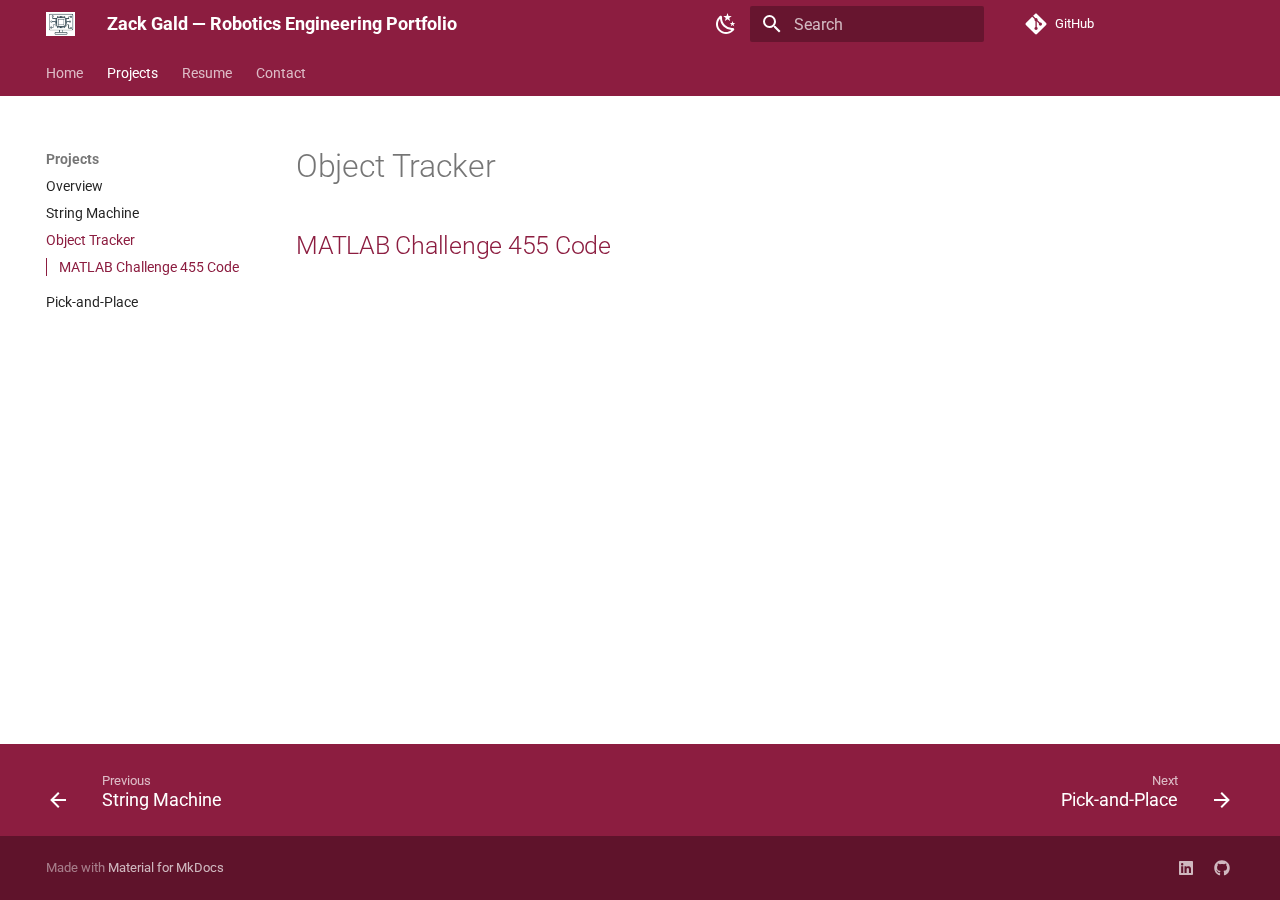
<file: projects/object-tracker/index.html>
<!doctype html>
<html lang="en" class="no-js">
  <head>
    
      <meta charset="utf-8">
      <meta name="viewport" content="width=device-width,initial-scale=1">
      
      
      
        <link rel="canonical" href="https://zackgald1.github.io/zgald/projects/object-tracker/">
      
      
        <link rel="prev" href="../string-machine/">
      
      
        <link rel="next" href="../pick-and-place/">
      
      
      <link rel="icon" href="../../logo.png">
      <meta name="generator" content="mkdocs-1.6.1, mkdocs-material-9.6.22">
    
    
      
        <title>Object Tracker - Zack Gald — Robotics Engineering Portfolio</title>
      
    
    
      <link rel="stylesheet" href="../../assets/stylesheets/main.84d31ad4.min.css">
      
        
        <link rel="stylesheet" href="../../assets/stylesheets/palette.06af60db.min.css">
      
      


    
    
      
    
    
      
        
        
        <link rel="preconnect" href="https://fonts.gstatic.com" crossorigin>
        <link rel="stylesheet" href="https://fonts.googleapis.com/css?family=Roboto:300,300i,400,400i,700,700i%7CRoboto+Mono:400,400i,700,700i&display=fallback">
        <style>:root{--md-text-font:"Roboto";--md-code-font:"Roboto Mono"}</style>
      
    
    
      <link rel="stylesheet" href="../../stylesheets/asu-theme.css">
    
    <script>__md_scope=new URL("../..",location),__md_hash=e=>[...e].reduce(((e,_)=>(e<<5)-e+_.charCodeAt(0)),0),__md_get=(e,_=localStorage,t=__md_scope)=>JSON.parse(_.getItem(t.pathname+"."+e)),__md_set=(e,_,t=localStorage,a=__md_scope)=>{try{t.setItem(a.pathname+"."+e,JSON.stringify(_))}catch(e){}}</script>
    
      

    
    
    
  </head>
  
  
    
    
      
    
    
    
    
    <body dir="ltr" data-md-color-scheme="default" data-md-color-primary="custom" data-md-color-accent="custom">
  
    
    <input class="md-toggle" data-md-toggle="drawer" type="checkbox" id="__drawer" autocomplete="off">
    <input class="md-toggle" data-md-toggle="search" type="checkbox" id="__search" autocomplete="off">
    <label class="md-overlay" for="__drawer"></label>
    <div data-md-component="skip">
      
        
        <a href="#matlab-challenge-455-code" class="md-skip">
          Skip to content
        </a>
      
    </div>
    <div data-md-component="announce">
      
    </div>
    
    
      

<header class="md-header" data-md-component="header">
  <nav class="md-header__inner md-grid" aria-label="Header">
    <a href="../.." title="Zack Gald — Robotics Engineering Portfolio" class="md-header__button md-logo" aria-label="Zack Gald — Robotics Engineering Portfolio" data-md-component="logo">
      
  <img src="../../logo.png" alt="logo">

    </a>
    <label class="md-header__button md-icon" for="__drawer">
      
      <svg xmlns="http://www.w3.org/2000/svg" viewBox="0 0 24 24"><path d="M3 6h18v2H3zm0 5h18v2H3zm0 5h18v2H3z"/></svg>
    </label>
    <div class="md-header__title" data-md-component="header-title">
      <div class="md-header__ellipsis">
        <div class="md-header__topic">
          <span class="md-ellipsis">
            Zack Gald — Robotics Engineering Portfolio
          </span>
        </div>
        <div class="md-header__topic" data-md-component="header-topic">
          <span class="md-ellipsis">
            
              Object Tracker
            
          </span>
        </div>
      </div>
    </div>
    
      
        <form class="md-header__option" data-md-component="palette">
  
    
    
    
    <input class="md-option" data-md-color-media="" data-md-color-scheme="default" data-md-color-primary="custom" data-md-color-accent="custom"  aria-label="Switch to dark mode"  type="radio" name="__palette" id="__palette_0">
    
      <label class="md-header__button md-icon" title="Switch to dark mode" for="__palette_1" hidden>
        <svg xmlns="http://www.w3.org/2000/svg" viewBox="0 0 24 24"><path d="m17.75 4.09-2.53 1.94.91 3.06-2.63-1.81-2.63 1.81.91-3.06-2.53-1.94L12.44 4l1.06-3 1.06 3zm3.5 6.91-1.64 1.25.59 1.98-1.7-1.17-1.7 1.17.59-1.98L15.75 11l2.06-.05L18.5 9l.69 1.95zm-2.28 4.95c.83-.08 1.72 1.1 1.19 1.85-.32.45-.66.87-1.08 1.27C15.17 23 8.84 23 4.94 19.07c-3.91-3.9-3.91-10.24 0-14.14.4-.4.82-.76 1.27-1.08.75-.53 1.93.36 1.85 1.19-.27 2.86.69 5.83 2.89 8.02a9.96 9.96 0 0 0 8.02 2.89m-1.64 2.02a12.08 12.08 0 0 1-7.8-3.47c-2.17-2.19-3.33-5-3.49-7.82-2.81 3.14-2.7 7.96.31 10.98 3.02 3.01 7.84 3.12 10.98.31"/></svg>
      </label>
    
  
    
    
    
    <input class="md-option" data-md-color-media="" data-md-color-scheme="slate" data-md-color-primary="custom" data-md-color-accent="custom"  aria-label="Switch to light mode"  type="radio" name="__palette" id="__palette_1">
    
      <label class="md-header__button md-icon" title="Switch to light mode" for="__palette_0" hidden>
        <svg xmlns="http://www.w3.org/2000/svg" viewBox="0 0 24 24"><path d="M12 7a5 5 0 0 1 5 5 5 5 0 0 1-5 5 5 5 0 0 1-5-5 5 5 0 0 1 5-5m0 2a3 3 0 0 0-3 3 3 3 0 0 0 3 3 3 3 0 0 0 3-3 3 3 0 0 0-3-3m0-7 2.39 3.42C13.65 5.15 12.84 5 12 5s-1.65.15-2.39.42zM3.34 7l4.16-.35A7.2 7.2 0 0 0 5.94 8.5c-.44.74-.69 1.5-.83 2.29zm.02 10 1.76-3.77a7.131 7.131 0 0 0 2.38 4.14zM20.65 7l-1.77 3.79a7.02 7.02 0 0 0-2.38-4.15zm-.01 10-4.14.36c.59-.51 1.12-1.14 1.54-1.86.42-.73.69-1.5.83-2.29zM12 22l-2.41-3.44c.74.27 1.55.44 2.41.44.82 0 1.63-.17 2.37-.44z"/></svg>
      </label>
    
  
</form>
      
    
    
      <script>var palette=__md_get("__palette");if(palette&&palette.color){if("(prefers-color-scheme)"===palette.color.media){var media=matchMedia("(prefers-color-scheme: light)"),input=document.querySelector(media.matches?"[data-md-color-media='(prefers-color-scheme: light)']":"[data-md-color-media='(prefers-color-scheme: dark)']");palette.color.media=input.getAttribute("data-md-color-media"),palette.color.scheme=input.getAttribute("data-md-color-scheme"),palette.color.primary=input.getAttribute("data-md-color-primary"),palette.color.accent=input.getAttribute("data-md-color-accent")}for(var[key,value]of Object.entries(palette.color))document.body.setAttribute("data-md-color-"+key,value)}</script>
    
    
    
      
      
        <label class="md-header__button md-icon" for="__search">
          
          <svg xmlns="http://www.w3.org/2000/svg" viewBox="0 0 24 24"><path d="M9.5 3A6.5 6.5 0 0 1 16 9.5c0 1.61-.59 3.09-1.56 4.23l.27.27h.79l5 5-1.5 1.5-5-5v-.79l-.27-.27A6.52 6.52 0 0 1 9.5 16 6.5 6.5 0 0 1 3 9.5 6.5 6.5 0 0 1 9.5 3m0 2C7 5 5 7 5 9.5S7 14 9.5 14 14 12 14 9.5 12 5 9.5 5"/></svg>
        </label>
        <div class="md-search" data-md-component="search" role="dialog">
  <label class="md-search__overlay" for="__search"></label>
  <div class="md-search__inner" role="search">
    <form class="md-search__form" name="search">
      <input type="text" class="md-search__input" name="query" aria-label="Search" placeholder="Search" autocapitalize="off" autocorrect="off" autocomplete="off" spellcheck="false" data-md-component="search-query" required>
      <label class="md-search__icon md-icon" for="__search">
        
        <svg xmlns="http://www.w3.org/2000/svg" viewBox="0 0 24 24"><path d="M9.5 3A6.5 6.5 0 0 1 16 9.5c0 1.61-.59 3.09-1.56 4.23l.27.27h.79l5 5-1.5 1.5-5-5v-.79l-.27-.27A6.52 6.52 0 0 1 9.5 16 6.5 6.5 0 0 1 3 9.5 6.5 6.5 0 0 1 9.5 3m0 2C7 5 5 7 5 9.5S7 14 9.5 14 14 12 14 9.5 12 5 9.5 5"/></svg>
        
        <svg xmlns="http://www.w3.org/2000/svg" viewBox="0 0 24 24"><path d="M20 11v2H8l5.5 5.5-1.42 1.42L4.16 12l7.92-7.92L13.5 5.5 8 11z"/></svg>
      </label>
      <nav class="md-search__options" aria-label="Search">
        
        <button type="reset" class="md-search__icon md-icon" title="Clear" aria-label="Clear" tabindex="-1">
          
          <svg xmlns="http://www.w3.org/2000/svg" viewBox="0 0 24 24"><path d="M19 6.41 17.59 5 12 10.59 6.41 5 5 6.41 10.59 12 5 17.59 6.41 19 12 13.41 17.59 19 19 17.59 13.41 12z"/></svg>
        </button>
      </nav>
      
        <div class="md-search__suggest" data-md-component="search-suggest"></div>
      
    </form>
    <div class="md-search__output">
      <div class="md-search__scrollwrap" tabindex="0" data-md-scrollfix>
        <div class="md-search-result" data-md-component="search-result">
          <div class="md-search-result__meta">
            Initializing search
          </div>
          <ol class="md-search-result__list" role="presentation"></ol>
        </div>
      </div>
    </div>
  </div>
</div>
      
    
    
      <div class="md-header__source">
        <a href="https://github.com/zackgald1/zgald" title="Go to repository" class="md-source" data-md-component="source">
  <div class="md-source__icon md-icon">
    
    <svg xmlns="http://www.w3.org/2000/svg" viewBox="0 0 448 512"><!--! Font Awesome Free 7.1.0 by @fontawesome - https://fontawesome.com License - https://fontawesome.com/license/free (Icons: CC BY 4.0, Fonts: SIL OFL 1.1, Code: MIT License) Copyright 2025 Fonticons, Inc.--><path d="M439.6 236.1 244 40.5c-5.4-5.5-12.8-8.5-20.4-8.5s-15 3-20.4 8.4L162.5 81l51.5 51.5c27.1-9.1 52.7 16.8 43.4 43.7l49.7 49.7c34.2-11.8 61.2 31 35.5 56.7-26.5 26.5-70.2-2.9-56-37.3L240.3 199v121.9c25.3 12.5 22.3 41.8 9.1 55-6.4 6.4-15.2 10.1-24.3 10.1s-17.8-3.6-24.3-10.1c-17.6-17.6-11.1-46.9 11.2-56v-123c-20.8-8.5-24.6-30.7-18.6-45L142.6 101 8.5 235.1C3 240.6 0 247.9 0 255.5s3 15 8.5 20.4l195.6 195.7c5.4 5.4 12.7 8.4 20.4 8.4s15-3 20.4-8.4l194.7-194.7c5.4-5.4 8.4-12.8 8.4-20.4s-3-15-8.4-20.4"/></svg>
  </div>
  <div class="md-source__repository">
    GitHub
  </div>
</a>
      </div>
    
  </nav>
  
</header>
    
    <div class="md-container" data-md-component="container">
      
      
        
          
            
<nav class="md-tabs" aria-label="Tabs" data-md-component="tabs">
  <div class="md-grid">
    <ul class="md-tabs__list">
      
        
  
  
  
  
    <li class="md-tabs__item">
      <a href="../.." class="md-tabs__link">
        
  
  
    
  
  Home

      </a>
    </li>
  

      
        
  
  
  
    
  
  
    
    
      <li class="md-tabs__item md-tabs__item--active">
        <a href="../" class="md-tabs__link">
          
  
  
  Projects

        </a>
      </li>
    
  

      
        
  
  
  
  
    <li class="md-tabs__item">
      <a href="../../resume/" class="md-tabs__link">
        
  
  
    
  
  Resume

      </a>
    </li>
  

      
        
  
  
  
  
    <li class="md-tabs__item">
      <a href="../../contact/" class="md-tabs__link">
        
  
  
    
  
  Contact

      </a>
    </li>
  

      
    </ul>
  </div>
</nav>
          
        
      
      <main class="md-main" data-md-component="main">
        <div class="md-main__inner md-grid">
          
            
              
              <div class="md-sidebar md-sidebar--primary" data-md-component="sidebar" data-md-type="navigation" >
                <div class="md-sidebar__scrollwrap">
                  <div class="md-sidebar__inner">
                    


  


  

<nav class="md-nav md-nav--primary md-nav--lifted md-nav--integrated" aria-label="Navigation" data-md-level="0">
  <label class="md-nav__title" for="__drawer">
    <a href="../.." title="Zack Gald — Robotics Engineering Portfolio" class="md-nav__button md-logo" aria-label="Zack Gald — Robotics Engineering Portfolio" data-md-component="logo">
      
  <img src="../../logo.png" alt="logo">

    </a>
    Zack Gald — Robotics Engineering Portfolio
  </label>
  
    <div class="md-nav__source">
      <a href="https://github.com/zackgald1/zgald" title="Go to repository" class="md-source" data-md-component="source">
  <div class="md-source__icon md-icon">
    
    <svg xmlns="http://www.w3.org/2000/svg" viewBox="0 0 448 512"><!--! Font Awesome Free 7.1.0 by @fontawesome - https://fontawesome.com License - https://fontawesome.com/license/free (Icons: CC BY 4.0, Fonts: SIL OFL 1.1, Code: MIT License) Copyright 2025 Fonticons, Inc.--><path d="M439.6 236.1 244 40.5c-5.4-5.5-12.8-8.5-20.4-8.5s-15 3-20.4 8.4L162.5 81l51.5 51.5c27.1-9.1 52.7 16.8 43.4 43.7l49.7 49.7c34.2-11.8 61.2 31 35.5 56.7-26.5 26.5-70.2-2.9-56-37.3L240.3 199v121.9c25.3 12.5 22.3 41.8 9.1 55-6.4 6.4-15.2 10.1-24.3 10.1s-17.8-3.6-24.3-10.1c-17.6-17.6-11.1-46.9 11.2-56v-123c-20.8-8.5-24.6-30.7-18.6-45L142.6 101 8.5 235.1C3 240.6 0 247.9 0 255.5s3 15 8.5 20.4l195.6 195.7c5.4 5.4 12.7 8.4 20.4 8.4s15-3 20.4-8.4l194.7-194.7c5.4-5.4 8.4-12.8 8.4-20.4s-3-15-8.4-20.4"/></svg>
  </div>
  <div class="md-source__repository">
    GitHub
  </div>
</a>
    </div>
  
  <ul class="md-nav__list" data-md-scrollfix>
    
      
      
  
  
  
  
    <li class="md-nav__item">
      <a href="../.." class="md-nav__link">
        
  
  
  <span class="md-ellipsis">
    Home
    
  </span>
  

      </a>
    </li>
  

    
      
      
  
  
    
  
  
  
    
    
    
    
      
        
        
      
      
    
    
    <li class="md-nav__item md-nav__item--active md-nav__item--section md-nav__item--nested">
      
        
        
        <input class="md-nav__toggle md-toggle " type="checkbox" id="__nav_2" checked>
        
          
          <label class="md-nav__link" for="__nav_2" id="__nav_2_label" tabindex="">
            
  
  
  <span class="md-ellipsis">
    Projects
    
  </span>
  

            <span class="md-nav__icon md-icon"></span>
          </label>
        
        <nav class="md-nav" data-md-level="1" aria-labelledby="__nav_2_label" aria-expanded="true">
          <label class="md-nav__title" for="__nav_2">
            <span class="md-nav__icon md-icon"></span>
            Projects
          </label>
          <ul class="md-nav__list" data-md-scrollfix>
            
              
                
  
  
  
  
    <li class="md-nav__item">
      <a href="../" class="md-nav__link">
        
  
  
  <span class="md-ellipsis">
    Overview
    
  </span>
  

      </a>
    </li>
  

              
            
              
                
  
  
  
  
    <li class="md-nav__item">
      <a href="../string-machine/" class="md-nav__link">
        
  
  
  <span class="md-ellipsis">
    String Machine
    
  </span>
  

      </a>
    </li>
  

              
            
              
                
  
  
    
  
  
  
    <li class="md-nav__item md-nav__item--active">
      
      <input class="md-nav__toggle md-toggle" type="checkbox" id="__toc">
      
      
      
        <label class="md-nav__link md-nav__link--active" for="__toc">
          
  
  
  <span class="md-ellipsis">
    Object Tracker
    
  </span>
  

          <span class="md-nav__icon md-icon"></span>
        </label>
      
      <a href="./" class="md-nav__link md-nav__link--active">
        
  
  
  <span class="md-ellipsis">
    Object Tracker
    
  </span>
  

      </a>
      
        

<nav class="md-nav md-nav--secondary" aria-label="Table of contents">
  
  
  
  
    <label class="md-nav__title" for="__toc">
      <span class="md-nav__icon md-icon"></span>
      Table of contents
    </label>
    <ul class="md-nav__list" data-md-component="toc" data-md-scrollfix>
      
        <li class="md-nav__item">
  <a href="#matlab-challenge-455-code" class="md-nav__link">
    <span class="md-ellipsis">
      MATLAB Challenge 455 Code
    </span>
  </a>
  
</li>
      
    </ul>
  
</nav>
      
    </li>
  

              
            
              
                
  
  
  
  
    <li class="md-nav__item">
      <a href="../pick-and-place/" class="md-nav__link">
        
  
  
  <span class="md-ellipsis">
    Pick-and-Place
    
  </span>
  

      </a>
    </li>
  

              
            
          </ul>
        </nav>
      
    </li>
  

    
      
      
  
  
  
  
    <li class="md-nav__item">
      <a href="../../resume/" class="md-nav__link">
        
  
  
  <span class="md-ellipsis">
    Resume
    
  </span>
  

      </a>
    </li>
  

    
      
      
  
  
  
  
    <li class="md-nav__item">
      <a href="../../contact/" class="md-nav__link">
        
  
  
  <span class="md-ellipsis">
    Contact
    
  </span>
  

      </a>
    </li>
  

    
  </ul>
</nav>
                  </div>
                </div>
              </div>
            
            
          
          
            <div class="md-content" data-md-component="content">
              <article class="md-content__inner md-typeset">
                
                  


  
  


  <h1>Object Tracker</h1>

<h2 id="matlab-challenge-455-code">MATLAB Challenge 455 Code</h2>












                
              </article>
            </div>
          
          
<script>var target=document.getElementById(location.hash.slice(1));target&&target.name&&(target.checked=target.name.startsWith("__tabbed_"))</script>
        </div>
        
          <button type="button" class="md-top md-icon" data-md-component="top" hidden>
  
  <svg xmlns="http://www.w3.org/2000/svg" viewBox="0 0 24 24"><path d="M13 20h-2V8l-5.5 5.5-1.42-1.42L12 4.16l7.92 7.92-1.42 1.42L13 8z"/></svg>
  Back to top
</button>
        
      </main>
      
        <footer class="md-footer">
  
    
      
      <nav class="md-footer__inner md-grid" aria-label="Footer" >
        
          
          <a href="../string-machine/" class="md-footer__link md-footer__link--prev" aria-label="Previous: String Machine">
            <div class="md-footer__button md-icon">
              
              <svg xmlns="http://www.w3.org/2000/svg" viewBox="0 0 24 24"><path d="M20 11v2H8l5.5 5.5-1.42 1.42L4.16 12l7.92-7.92L13.5 5.5 8 11z"/></svg>
            </div>
            <div class="md-footer__title">
              <span class="md-footer__direction">
                Previous
              </span>
              <div class="md-ellipsis">
                String Machine
              </div>
            </div>
          </a>
        
        
          
          <a href="../pick-and-place/" class="md-footer__link md-footer__link--next" aria-label="Next: Pick-and-Place">
            <div class="md-footer__title">
              <span class="md-footer__direction">
                Next
              </span>
              <div class="md-ellipsis">
                Pick-and-Place
              </div>
            </div>
            <div class="md-footer__button md-icon">
              
              <svg xmlns="http://www.w3.org/2000/svg" viewBox="0 0 24 24"><path d="M4 11v2h12l-5.5 5.5 1.42 1.42L19.84 12l-7.92-7.92L10.5 5.5 16 11z"/></svg>
            </div>
          </a>
        
      </nav>
    
  
  <div class="md-footer-meta md-typeset">
    <div class="md-footer-meta__inner md-grid">
      <div class="md-copyright">
  
  
    Made with
    <a href="https://squidfunk.github.io/mkdocs-material/" target="_blank" rel="noopener">
      Material for MkDocs
    </a>
  
</div>
      
        
<div class="md-social">
  
    
    
    
    
      
      
    
    <a href="https://www.linkedin.com/in/zack-gald-52a765253/" target="_blank" rel="noopener" title="www.linkedin.com" class="md-social__link">
      <svg xmlns="http://www.w3.org/2000/svg" viewBox="0 0 448 512"><!--! Font Awesome Free 7.1.0 by @fontawesome - https://fontawesome.com License - https://fontawesome.com/license/free (Icons: CC BY 4.0, Fonts: SIL OFL 1.1, Code: MIT License) Copyright 2025 Fonticons, Inc.--><path d="M416 32H31.9C14.3 32 0 46.5 0 64.3v383.4C0 465.5 14.3 480 31.9 480H416c17.6 0 32-14.5 32-32.3V64.3c0-17.8-14.4-32.3-32-32.3M135.4 416H69V202.2h66.5V416zM102.2 96a38.5 38.5 0 1 1 0 77 38.5 38.5 0 1 1 0-77m282.1 320h-66.4V312c0-24.8-.5-56.7-34.5-56.7-34.6 0-39.9 27-39.9 54.9V416h-66.4V202.2h63.7v29.2h.9c8.9-16.8 30.6-34.5 62.9-34.5 67.2 0 79.7 44.3 79.7 101.9z"/></svg>
    </a>
  
    
    
    
    
      
      
    
    <a href="https://github.com/zackgald1" target="_blank" rel="noopener" title="github.com" class="md-social__link">
      <svg xmlns="http://www.w3.org/2000/svg" viewBox="0 0 512 512"><!--! Font Awesome Free 7.1.0 by @fontawesome - https://fontawesome.com License - https://fontawesome.com/license/free (Icons: CC BY 4.0, Fonts: SIL OFL 1.1, Code: MIT License) Copyright 2025 Fonticons, Inc.--><path d="M173.9 397.4c0 2-2.3 3.6-5.2 3.6-3.3.3-5.6-1.3-5.6-3.6 0-2 2.3-3.6 5.2-3.6 3-.3 5.6 1.3 5.6 3.6m-31.1-4.5c-.7 2 1.3 4.3 4.3 4.9 2.6 1 5.6 0 6.2-2s-1.3-4.3-4.3-5.2c-2.6-.7-5.5.3-6.2 2.3m44.2-1.7c-2.9.7-4.9 2.6-4.6 4.9.3 2 2.9 3.3 5.9 2.6 2.9-.7 4.9-2.6 4.6-4.6-.3-1.9-3-3.2-5.9-2.9M252.8 8C114.1 8 8 113.3 8 252c0 110.9 69.8 205.8 169.5 239.2 12.8 2.3 17.3-5.6 17.3-12.1 0-6.2-.3-40.4-.3-61.4 0 0-70 15-84.7-29.8 0 0-11.4-29.1-27.8-36.6 0 0-22.9-15.7 1.6-15.4 0 0 24.9 2 38.6 25.8 21.9 38.6 58.6 27.5 72.9 20.9 2.3-16 8.8-27.1 16-33.7-55.9-6.2-112.3-14.3-112.3-110.5 0-27.5 7.6-41.3 23.6-58.9-2.6-6.5-11.1-33.3 2.6-67.9 20.9-6.5 69 27 69 27 20-5.6 41.5-8.5 62.8-8.5s42.8 2.9 62.8 8.5c0 0 48.1-33.6 69-27 13.7 34.7 5.2 61.4 2.6 67.9 16 17.7 25.8 31.5 25.8 58.9 0 96.5-58.9 104.2-114.8 110.5 9.2 7.9 17 22.9 17 46.4 0 33.7-.3 75.4-.3 83.6 0 6.5 4.6 14.4 17.3 12.1C436.2 457.8 504 362.9 504 252 504 113.3 391.5 8 252.8 8M105.2 352.9c-1.3 1-1 3.3.7 5.2 1.6 1.6 3.9 2.3 5.2 1 1.3-1 1-3.3-.7-5.2-1.6-1.6-3.9-2.3-5.2-1m-10.8-8.1c-.7 1.3.3 2.9 2.3 3.9 1.6 1 3.6.7 4.3-.7.7-1.3-.3-2.9-2.3-3.9-2-.6-3.6-.3-4.3.7m32.4 35.6c-1.6 1.3-1 4.3 1.3 6.2 2.3 2.3 5.2 2.6 6.5 1 1.3-1.3.7-4.3-1.3-6.2-2.2-2.3-5.2-2.6-6.5-1m-11.4-14.7c-1.6 1-1.6 3.6 0 5.9s4.3 3.3 5.6 2.3c1.6-1.3 1.6-3.9 0-6.2-1.4-2.3-4-3.3-5.6-2"/></svg>
    </a>
  
</div>
      
    </div>
  </div>
</footer>
      
    </div>
    <div class="md-dialog" data-md-component="dialog">
      <div class="md-dialog__inner md-typeset"></div>
    </div>
    
    
    
      
      <script id="__config" type="application/json">{"base": "../..", "features": ["navigation.tabs", "navigation.top", "navigation.footer", "content.code.copy", "search.suggest", "search.highlight", "toc.integrate"], "search": "../../assets/javascripts/workers/search.973d3a69.min.js", "tags": null, "translations": {"clipboard.copied": "Copied to clipboard", "clipboard.copy": "Copy to clipboard", "search.result.more.one": "1 more on this page", "search.result.more.other": "# more on this page", "search.result.none": "No matching documents", "search.result.one": "1 matching document", "search.result.other": "# matching documents", "search.result.placeholder": "Type to start searching", "search.result.term.missing": "Missing", "select.version": "Select version"}, "version": null}</script>
    
    
      <script src="../../assets/javascripts/bundle.f55a23d4.min.js"></script>
      
    
  </body>
</html>
</file>
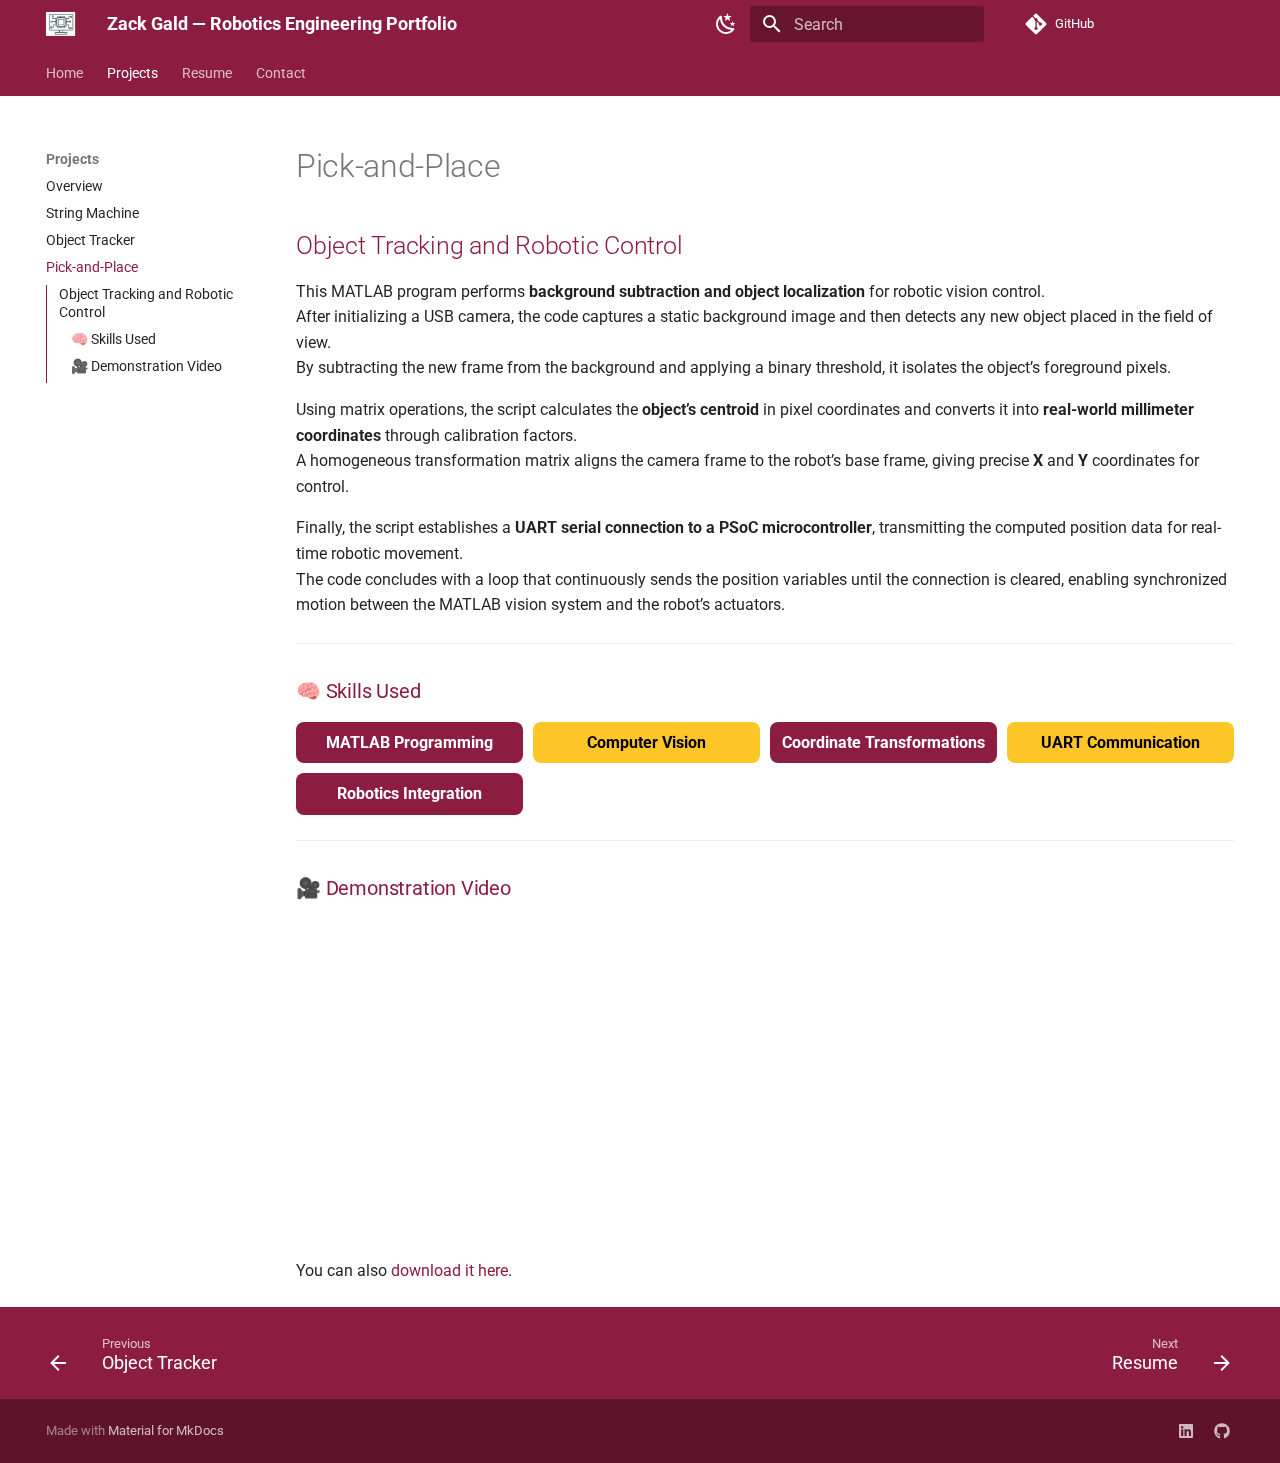
<file: projects/pick-and-place/index.html>
<!doctype html>
<html lang="en" class="no-js">
  <head>
    
      <meta charset="utf-8">
      <meta name="viewport" content="width=device-width,initial-scale=1">
      
      
      
        <link rel="canonical" href="https://zackgald1.github.io/zgald/projects/pick-and-place/">
      
      
        <link rel="prev" href="../object-tracker/">
      
      
        <link rel="next" href="../../resume/">
      
      
      <link rel="icon" href="../../logo.png">
      <meta name="generator" content="mkdocs-1.6.1, mkdocs-material-9.6.22">
    
    
      
        <title>Pick-and-Place - Zack Gald — Robotics Engineering Portfolio</title>
      
    
    
      <link rel="stylesheet" href="../../assets/stylesheets/main.84d31ad4.min.css">
      
        
        <link rel="stylesheet" href="../../assets/stylesheets/palette.06af60db.min.css">
      
      


    
    
      
    
    
      
        
        
        <link rel="preconnect" href="https://fonts.gstatic.com" crossorigin>
        <link rel="stylesheet" href="https://fonts.googleapis.com/css?family=Roboto:300,300i,400,400i,700,700i%7CRoboto+Mono:400,400i,700,700i&display=fallback">
        <style>:root{--md-text-font:"Roboto";--md-code-font:"Roboto Mono"}</style>
      
    
    
      <link rel="stylesheet" href="../../stylesheets/asu-theme.css">
    
    <script>__md_scope=new URL("../..",location),__md_hash=e=>[...e].reduce(((e,_)=>(e<<5)-e+_.charCodeAt(0)),0),__md_get=(e,_=localStorage,t=__md_scope)=>JSON.parse(_.getItem(t.pathname+"."+e)),__md_set=(e,_,t=localStorage,a=__md_scope)=>{try{t.setItem(a.pathname+"."+e,JSON.stringify(_))}catch(e){}}</script>
    
      

    
    
    
  </head>
  
  
    
    
      
    
    
    
    
    <body dir="ltr" data-md-color-scheme="default" data-md-color-primary="custom" data-md-color-accent="custom">
  
    
    <input class="md-toggle" data-md-toggle="drawer" type="checkbox" id="__drawer" autocomplete="off">
    <input class="md-toggle" data-md-toggle="search" type="checkbox" id="__search" autocomplete="off">
    <label class="md-overlay" for="__drawer"></label>
    <div data-md-component="skip">
      
        
        <a href="#object-tracking-and-robotic-control" class="md-skip">
          Skip to content
        </a>
      
    </div>
    <div data-md-component="announce">
      
    </div>
    
    
      

<header class="md-header" data-md-component="header">
  <nav class="md-header__inner md-grid" aria-label="Header">
    <a href="../.." title="Zack Gald — Robotics Engineering Portfolio" class="md-header__button md-logo" aria-label="Zack Gald — Robotics Engineering Portfolio" data-md-component="logo">
      
  <img src="../../logo.png" alt="logo">

    </a>
    <label class="md-header__button md-icon" for="__drawer">
      
      <svg xmlns="http://www.w3.org/2000/svg" viewBox="0 0 24 24"><path d="M3 6h18v2H3zm0 5h18v2H3zm0 5h18v2H3z"/></svg>
    </label>
    <div class="md-header__title" data-md-component="header-title">
      <div class="md-header__ellipsis">
        <div class="md-header__topic">
          <span class="md-ellipsis">
            Zack Gald — Robotics Engineering Portfolio
          </span>
        </div>
        <div class="md-header__topic" data-md-component="header-topic">
          <span class="md-ellipsis">
            
              Pick-and-Place
            
          </span>
        </div>
      </div>
    </div>
    
      
        <form class="md-header__option" data-md-component="palette">
  
    
    
    
    <input class="md-option" data-md-color-media="" data-md-color-scheme="default" data-md-color-primary="custom" data-md-color-accent="custom"  aria-label="Switch to dark mode"  type="radio" name="__palette" id="__palette_0">
    
      <label class="md-header__button md-icon" title="Switch to dark mode" for="__palette_1" hidden>
        <svg xmlns="http://www.w3.org/2000/svg" viewBox="0 0 24 24"><path d="m17.75 4.09-2.53 1.94.91 3.06-2.63-1.81-2.63 1.81.91-3.06-2.53-1.94L12.44 4l1.06-3 1.06 3zm3.5 6.91-1.64 1.25.59 1.98-1.7-1.17-1.7 1.17.59-1.98L15.75 11l2.06-.05L18.5 9l.69 1.95zm-2.28 4.95c.83-.08 1.72 1.1 1.19 1.85-.32.45-.66.87-1.08 1.27C15.17 23 8.84 23 4.94 19.07c-3.91-3.9-3.91-10.24 0-14.14.4-.4.82-.76 1.27-1.08.75-.53 1.93.36 1.85 1.19-.27 2.86.69 5.83 2.89 8.02a9.96 9.96 0 0 0 8.02 2.89m-1.64 2.02a12.08 12.08 0 0 1-7.8-3.47c-2.17-2.19-3.33-5-3.49-7.82-2.81 3.14-2.7 7.96.31 10.98 3.02 3.01 7.84 3.12 10.98.31"/></svg>
      </label>
    
  
    
    
    
    <input class="md-option" data-md-color-media="" data-md-color-scheme="slate" data-md-color-primary="custom" data-md-color-accent="custom"  aria-label="Switch to light mode"  type="radio" name="__palette" id="__palette_1">
    
      <label class="md-header__button md-icon" title="Switch to light mode" for="__palette_0" hidden>
        <svg xmlns="http://www.w3.org/2000/svg" viewBox="0 0 24 24"><path d="M12 7a5 5 0 0 1 5 5 5 5 0 0 1-5 5 5 5 0 0 1-5-5 5 5 0 0 1 5-5m0 2a3 3 0 0 0-3 3 3 3 0 0 0 3 3 3 3 0 0 0 3-3 3 3 0 0 0-3-3m0-7 2.39 3.42C13.65 5.15 12.84 5 12 5s-1.65.15-2.39.42zM3.34 7l4.16-.35A7.2 7.2 0 0 0 5.94 8.5c-.44.74-.69 1.5-.83 2.29zm.02 10 1.76-3.77a7.131 7.131 0 0 0 2.38 4.14zM20.65 7l-1.77 3.79a7.02 7.02 0 0 0-2.38-4.15zm-.01 10-4.14.36c.59-.51 1.12-1.14 1.54-1.86.42-.73.69-1.5.83-2.29zM12 22l-2.41-3.44c.74.27 1.55.44 2.41.44.82 0 1.63-.17 2.37-.44z"/></svg>
      </label>
    
  
</form>
      
    
    
      <script>var palette=__md_get("__palette");if(palette&&palette.color){if("(prefers-color-scheme)"===palette.color.media){var media=matchMedia("(prefers-color-scheme: light)"),input=document.querySelector(media.matches?"[data-md-color-media='(prefers-color-scheme: light)']":"[data-md-color-media='(prefers-color-scheme: dark)']");palette.color.media=input.getAttribute("data-md-color-media"),palette.color.scheme=input.getAttribute("data-md-color-scheme"),palette.color.primary=input.getAttribute("data-md-color-primary"),palette.color.accent=input.getAttribute("data-md-color-accent")}for(var[key,value]of Object.entries(palette.color))document.body.setAttribute("data-md-color-"+key,value)}</script>
    
    
    
      
      
        <label class="md-header__button md-icon" for="__search">
          
          <svg xmlns="http://www.w3.org/2000/svg" viewBox="0 0 24 24"><path d="M9.5 3A6.5 6.5 0 0 1 16 9.5c0 1.61-.59 3.09-1.56 4.23l.27.27h.79l5 5-1.5 1.5-5-5v-.79l-.27-.27A6.52 6.52 0 0 1 9.5 16 6.5 6.5 0 0 1 3 9.5 6.5 6.5 0 0 1 9.5 3m0 2C7 5 5 7 5 9.5S7 14 9.5 14 14 12 14 9.5 12 5 9.5 5"/></svg>
        </label>
        <div class="md-search" data-md-component="search" role="dialog">
  <label class="md-search__overlay" for="__search"></label>
  <div class="md-search__inner" role="search">
    <form class="md-search__form" name="search">
      <input type="text" class="md-search__input" name="query" aria-label="Search" placeholder="Search" autocapitalize="off" autocorrect="off" autocomplete="off" spellcheck="false" data-md-component="search-query" required>
      <label class="md-search__icon md-icon" for="__search">
        
        <svg xmlns="http://www.w3.org/2000/svg" viewBox="0 0 24 24"><path d="M9.5 3A6.5 6.5 0 0 1 16 9.5c0 1.61-.59 3.09-1.56 4.23l.27.27h.79l5 5-1.5 1.5-5-5v-.79l-.27-.27A6.52 6.52 0 0 1 9.5 16 6.5 6.5 0 0 1 3 9.5 6.5 6.5 0 0 1 9.5 3m0 2C7 5 5 7 5 9.5S7 14 9.5 14 14 12 14 9.5 12 5 9.5 5"/></svg>
        
        <svg xmlns="http://www.w3.org/2000/svg" viewBox="0 0 24 24"><path d="M20 11v2H8l5.5 5.5-1.42 1.42L4.16 12l7.92-7.92L13.5 5.5 8 11z"/></svg>
      </label>
      <nav class="md-search__options" aria-label="Search">
        
        <button type="reset" class="md-search__icon md-icon" title="Clear" aria-label="Clear" tabindex="-1">
          
          <svg xmlns="http://www.w3.org/2000/svg" viewBox="0 0 24 24"><path d="M19 6.41 17.59 5 12 10.59 6.41 5 5 6.41 10.59 12 5 17.59 6.41 19 12 13.41 17.59 19 19 17.59 13.41 12z"/></svg>
        </button>
      </nav>
      
        <div class="md-search__suggest" data-md-component="search-suggest"></div>
      
    </form>
    <div class="md-search__output">
      <div class="md-search__scrollwrap" tabindex="0" data-md-scrollfix>
        <div class="md-search-result" data-md-component="search-result">
          <div class="md-search-result__meta">
            Initializing search
          </div>
          <ol class="md-search-result__list" role="presentation"></ol>
        </div>
      </div>
    </div>
  </div>
</div>
      
    
    
      <div class="md-header__source">
        <a href="https://github.com/zackgald1/zgald" title="Go to repository" class="md-source" data-md-component="source">
  <div class="md-source__icon md-icon">
    
    <svg xmlns="http://www.w3.org/2000/svg" viewBox="0 0 448 512"><!--! Font Awesome Free 7.1.0 by @fontawesome - https://fontawesome.com License - https://fontawesome.com/license/free (Icons: CC BY 4.0, Fonts: SIL OFL 1.1, Code: MIT License) Copyright 2025 Fonticons, Inc.--><path d="M439.6 236.1 244 40.5c-5.4-5.5-12.8-8.5-20.4-8.5s-15 3-20.4 8.4L162.5 81l51.5 51.5c27.1-9.1 52.7 16.8 43.4 43.7l49.7 49.7c34.2-11.8 61.2 31 35.5 56.7-26.5 26.5-70.2-2.9-56-37.3L240.3 199v121.9c25.3 12.5 22.3 41.8 9.1 55-6.4 6.4-15.2 10.1-24.3 10.1s-17.8-3.6-24.3-10.1c-17.6-17.6-11.1-46.9 11.2-56v-123c-20.8-8.5-24.6-30.7-18.6-45L142.6 101 8.5 235.1C3 240.6 0 247.9 0 255.5s3 15 8.5 20.4l195.6 195.7c5.4 5.4 12.7 8.4 20.4 8.4s15-3 20.4-8.4l194.7-194.7c5.4-5.4 8.4-12.8 8.4-20.4s-3-15-8.4-20.4"/></svg>
  </div>
  <div class="md-source__repository">
    GitHub
  </div>
</a>
      </div>
    
  </nav>
  
</header>
    
    <div class="md-container" data-md-component="container">
      
      
        
          
            
<nav class="md-tabs" aria-label="Tabs" data-md-component="tabs">
  <div class="md-grid">
    <ul class="md-tabs__list">
      
        
  
  
  
  
    <li class="md-tabs__item">
      <a href="../.." class="md-tabs__link">
        
  
  
    
  
  Home

      </a>
    </li>
  

      
        
  
  
  
    
  
  
    
    
      <li class="md-tabs__item md-tabs__item--active">
        <a href="../" class="md-tabs__link">
          
  
  
  Projects

        </a>
      </li>
    
  

      
        
  
  
  
  
    <li class="md-tabs__item">
      <a href="../../resume/" class="md-tabs__link">
        
  
  
    
  
  Resume

      </a>
    </li>
  

      
        
  
  
  
  
    <li class="md-tabs__item">
      <a href="../../contact/" class="md-tabs__link">
        
  
  
    
  
  Contact

      </a>
    </li>
  

      
    </ul>
  </div>
</nav>
          
        
      
      <main class="md-main" data-md-component="main">
        <div class="md-main__inner md-grid">
          
            
              
              <div class="md-sidebar md-sidebar--primary" data-md-component="sidebar" data-md-type="navigation" >
                <div class="md-sidebar__scrollwrap">
                  <div class="md-sidebar__inner">
                    


  


  

<nav class="md-nav md-nav--primary md-nav--lifted md-nav--integrated" aria-label="Navigation" data-md-level="0">
  <label class="md-nav__title" for="__drawer">
    <a href="../.." title="Zack Gald — Robotics Engineering Portfolio" class="md-nav__button md-logo" aria-label="Zack Gald — Robotics Engineering Portfolio" data-md-component="logo">
      
  <img src="../../logo.png" alt="logo">

    </a>
    Zack Gald — Robotics Engineering Portfolio
  </label>
  
    <div class="md-nav__source">
      <a href="https://github.com/zackgald1/zgald" title="Go to repository" class="md-source" data-md-component="source">
  <div class="md-source__icon md-icon">
    
    <svg xmlns="http://www.w3.org/2000/svg" viewBox="0 0 448 512"><!--! Font Awesome Free 7.1.0 by @fontawesome - https://fontawesome.com License - https://fontawesome.com/license/free (Icons: CC BY 4.0, Fonts: SIL OFL 1.1, Code: MIT License) Copyright 2025 Fonticons, Inc.--><path d="M439.6 236.1 244 40.5c-5.4-5.5-12.8-8.5-20.4-8.5s-15 3-20.4 8.4L162.5 81l51.5 51.5c27.1-9.1 52.7 16.8 43.4 43.7l49.7 49.7c34.2-11.8 61.2 31 35.5 56.7-26.5 26.5-70.2-2.9-56-37.3L240.3 199v121.9c25.3 12.5 22.3 41.8 9.1 55-6.4 6.4-15.2 10.1-24.3 10.1s-17.8-3.6-24.3-10.1c-17.6-17.6-11.1-46.9 11.2-56v-123c-20.8-8.5-24.6-30.7-18.6-45L142.6 101 8.5 235.1C3 240.6 0 247.9 0 255.5s3 15 8.5 20.4l195.6 195.7c5.4 5.4 12.7 8.4 20.4 8.4s15-3 20.4-8.4l194.7-194.7c5.4-5.4 8.4-12.8 8.4-20.4s-3-15-8.4-20.4"/></svg>
  </div>
  <div class="md-source__repository">
    GitHub
  </div>
</a>
    </div>
  
  <ul class="md-nav__list" data-md-scrollfix>
    
      
      
  
  
  
  
    <li class="md-nav__item">
      <a href="../.." class="md-nav__link">
        
  
  
  <span class="md-ellipsis">
    Home
    
  </span>
  

      </a>
    </li>
  

    
      
      
  
  
    
  
  
  
    
    
    
    
      
        
        
      
      
    
    
    <li class="md-nav__item md-nav__item--active md-nav__item--section md-nav__item--nested">
      
        
        
        <input class="md-nav__toggle md-toggle " type="checkbox" id="__nav_2" checked>
        
          
          <label class="md-nav__link" for="__nav_2" id="__nav_2_label" tabindex="">
            
  
  
  <span class="md-ellipsis">
    Projects
    
  </span>
  

            <span class="md-nav__icon md-icon"></span>
          </label>
        
        <nav class="md-nav" data-md-level="1" aria-labelledby="__nav_2_label" aria-expanded="true">
          <label class="md-nav__title" for="__nav_2">
            <span class="md-nav__icon md-icon"></span>
            Projects
          </label>
          <ul class="md-nav__list" data-md-scrollfix>
            
              
                
  
  
  
  
    <li class="md-nav__item">
      <a href="../" class="md-nav__link">
        
  
  
  <span class="md-ellipsis">
    Overview
    
  </span>
  

      </a>
    </li>
  

              
            
              
                
  
  
  
  
    <li class="md-nav__item">
      <a href="../string-machine/" class="md-nav__link">
        
  
  
  <span class="md-ellipsis">
    String Machine
    
  </span>
  

      </a>
    </li>
  

              
            
              
                
  
  
  
  
    <li class="md-nav__item">
      <a href="../object-tracker/" class="md-nav__link">
        
  
  
  <span class="md-ellipsis">
    Object Tracker
    
  </span>
  

      </a>
    </li>
  

              
            
              
                
  
  
    
  
  
  
    <li class="md-nav__item md-nav__item--active">
      
      <input class="md-nav__toggle md-toggle" type="checkbox" id="__toc">
      
      
      
        <label class="md-nav__link md-nav__link--active" for="__toc">
          
  
  
  <span class="md-ellipsis">
    Pick-and-Place
    
  </span>
  

          <span class="md-nav__icon md-icon"></span>
        </label>
      
      <a href="./" class="md-nav__link md-nav__link--active">
        
  
  
  <span class="md-ellipsis">
    Pick-and-Place
    
  </span>
  

      </a>
      
        

<nav class="md-nav md-nav--secondary" aria-label="Table of contents">
  
  
  
  
    <label class="md-nav__title" for="__toc">
      <span class="md-nav__icon md-icon"></span>
      Table of contents
    </label>
    <ul class="md-nav__list" data-md-component="toc" data-md-scrollfix>
      
        <li class="md-nav__item">
  <a href="#object-tracking-and-robotic-control" class="md-nav__link">
    <span class="md-ellipsis">
      Object Tracking and Robotic Control
    </span>
  </a>
  
    <nav class="md-nav" aria-label="Object Tracking and Robotic Control">
      <ul class="md-nav__list">
        
          <li class="md-nav__item">
  <a href="#skills-used" class="md-nav__link">
    <span class="md-ellipsis">
      🧠 Skills Used
    </span>
  </a>
  
</li>
        
          <li class="md-nav__item">
  <a href="#demonstration-video" class="md-nav__link">
    <span class="md-ellipsis">
      🎥 Demonstration Video
    </span>
  </a>
  
</li>
        
      </ul>
    </nav>
  
</li>
      
    </ul>
  
</nav>
      
    </li>
  

              
            
          </ul>
        </nav>
      
    </li>
  

    
      
      
  
  
  
  
    <li class="md-nav__item">
      <a href="../../resume/" class="md-nav__link">
        
  
  
  <span class="md-ellipsis">
    Resume
    
  </span>
  

      </a>
    </li>
  

    
      
      
  
  
  
  
    <li class="md-nav__item">
      <a href="../../contact/" class="md-nav__link">
        
  
  
  <span class="md-ellipsis">
    Contact
    
  </span>
  

      </a>
    </li>
  

    
  </ul>
</nav>
                  </div>
                </div>
              </div>
            
            
          
          
            <div class="md-content" data-md-component="content">
              <article class="md-content__inner md-typeset">
                
                  


  
  


  <h1>Pick-and-Place</h1>

<h2 id="object-tracking-and-robotic-control">Object Tracking and Robotic Control</h2>
<p>This MATLAB program performs <strong>background subtraction and object localization</strong> for robotic vision control.<br />
After initializing a USB camera, the code captures a static background image and then detects any new object placed in the field of view.<br />
By subtracting the new frame from the background and applying a binary threshold, it isolates the object’s foreground pixels.</p>
<p>Using matrix operations, the script calculates the <strong>object’s centroid</strong> in pixel coordinates and converts it into <strong>real-world millimeter coordinates</strong> through calibration factors.<br />
A homogeneous transformation matrix aligns the camera frame to the robot’s base frame, giving precise <strong>X</strong> and <strong>Y</strong> coordinates for control.</p>
<p>Finally, the script establishes a <strong>UART serial connection to a PSoC microcontroller</strong>, transmitting the computed position data for real-time robotic movement.<br />
The code concludes with a loop that continuously sends the position variables until the connection is cleared, enabling synchronized motion between the MATLAB vision system and the robot’s actuators.</p>
<hr />
<h3 id="skills-used">🧠 Skills Used</h3>
<div style="display: grid; grid-template-columns: repeat(auto-fit, minmax(180px, 1fr)); gap: 10px; text-align: center; margin-top: 10px;">

  <div style="background-color: #8C1D40; color: white; padding: 8px; border-radius: 8px; font-weight: bold;">
    MATLAB Programming
  </div>

  <div style="background-color: #FFC627; color: #000; padding: 8px; border-radius: 8px; font-weight: bold;">
    Computer Vision
  </div>

  <div style="background-color: #8C1D40; color: white; padding: 8px; border-radius: 8px; font-weight: bold;">
    Coordinate Transformations
  </div>

  <div style="background-color: #FFC627; color: #000; padding: 8px; border-radius: 8px; font-weight: bold;">
    UART Communication
  </div>

  <div style="background-color: #8C1D40; color: white; padding: 8px; border-radius: 8px; font-weight: bold;">
    Robotics Integration
  </div>
</div>

<hr />
<h3 id="demonstration-video">🎥 Demonstration Video</h3>
<div style="text-align:center;">
  <iframe width="560" height="315" src="https://www.youtube.com/embed/itHWlRx7RO8"  
  title="Object Tracker Demo" frameborder="0" allow="accelerometer; autoplay; clipboard-write; encrypted-media; gyroscope; picture-in-picture"  
  allowfullscreen></iframe>
</div>

<p>You can also <a href="../Challenge455.m">download it here</a>.</p>












                
              </article>
            </div>
          
          
<script>var target=document.getElementById(location.hash.slice(1));target&&target.name&&(target.checked=target.name.startsWith("__tabbed_"))</script>
        </div>
        
          <button type="button" class="md-top md-icon" data-md-component="top" hidden>
  
  <svg xmlns="http://www.w3.org/2000/svg" viewBox="0 0 24 24"><path d="M13 20h-2V8l-5.5 5.5-1.42-1.42L12 4.16l7.92 7.92-1.42 1.42L13 8z"/></svg>
  Back to top
</button>
        
      </main>
      
        <footer class="md-footer">
  
    
      
      <nav class="md-footer__inner md-grid" aria-label="Footer" >
        
          
          <a href="../object-tracker/" class="md-footer__link md-footer__link--prev" aria-label="Previous: Object Tracker">
            <div class="md-footer__button md-icon">
              
              <svg xmlns="http://www.w3.org/2000/svg" viewBox="0 0 24 24"><path d="M20 11v2H8l5.5 5.5-1.42 1.42L4.16 12l7.92-7.92L13.5 5.5 8 11z"/></svg>
            </div>
            <div class="md-footer__title">
              <span class="md-footer__direction">
                Previous
              </span>
              <div class="md-ellipsis">
                Object Tracker
              </div>
            </div>
          </a>
        
        
          
          <a href="../../resume/" class="md-footer__link md-footer__link--next" aria-label="Next: Resume">
            <div class="md-footer__title">
              <span class="md-footer__direction">
                Next
              </span>
              <div class="md-ellipsis">
                Resume
              </div>
            </div>
            <div class="md-footer__button md-icon">
              
              <svg xmlns="http://www.w3.org/2000/svg" viewBox="0 0 24 24"><path d="M4 11v2h12l-5.5 5.5 1.42 1.42L19.84 12l-7.92-7.92L10.5 5.5 16 11z"/></svg>
            </div>
          </a>
        
      </nav>
    
  
  <div class="md-footer-meta md-typeset">
    <div class="md-footer-meta__inner md-grid">
      <div class="md-copyright">
  
  
    Made with
    <a href="https://squidfunk.github.io/mkdocs-material/" target="_blank" rel="noopener">
      Material for MkDocs
    </a>
  
</div>
      
        
<div class="md-social">
  
    
    
    
    
      
      
    
    <a href="https://www.linkedin.com/in/zack-gald-52a765253/" target="_blank" rel="noopener" title="www.linkedin.com" class="md-social__link">
      <svg xmlns="http://www.w3.org/2000/svg" viewBox="0 0 448 512"><!--! Font Awesome Free 7.1.0 by @fontawesome - https://fontawesome.com License - https://fontawesome.com/license/free (Icons: CC BY 4.0, Fonts: SIL OFL 1.1, Code: MIT License) Copyright 2025 Fonticons, Inc.--><path d="M416 32H31.9C14.3 32 0 46.5 0 64.3v383.4C0 465.5 14.3 480 31.9 480H416c17.6 0 32-14.5 32-32.3V64.3c0-17.8-14.4-32.3-32-32.3M135.4 416H69V202.2h66.5V416zM102.2 96a38.5 38.5 0 1 1 0 77 38.5 38.5 0 1 1 0-77m282.1 320h-66.4V312c0-24.8-.5-56.7-34.5-56.7-34.6 0-39.9 27-39.9 54.9V416h-66.4V202.2h63.7v29.2h.9c8.9-16.8 30.6-34.5 62.9-34.5 67.2 0 79.7 44.3 79.7 101.9z"/></svg>
    </a>
  
    
    
    
    
      
      
    
    <a href="https://github.com/zackgald1" target="_blank" rel="noopener" title="github.com" class="md-social__link">
      <svg xmlns="http://www.w3.org/2000/svg" viewBox="0 0 512 512"><!--! Font Awesome Free 7.1.0 by @fontawesome - https://fontawesome.com License - https://fontawesome.com/license/free (Icons: CC BY 4.0, Fonts: SIL OFL 1.1, Code: MIT License) Copyright 2025 Fonticons, Inc.--><path d="M173.9 397.4c0 2-2.3 3.6-5.2 3.6-3.3.3-5.6-1.3-5.6-3.6 0-2 2.3-3.6 5.2-3.6 3-.3 5.6 1.3 5.6 3.6m-31.1-4.5c-.7 2 1.3 4.3 4.3 4.9 2.6 1 5.6 0 6.2-2s-1.3-4.3-4.3-5.2c-2.6-.7-5.5.3-6.2 2.3m44.2-1.7c-2.9.7-4.9 2.6-4.6 4.9.3 2 2.9 3.3 5.9 2.6 2.9-.7 4.9-2.6 4.6-4.6-.3-1.9-3-3.2-5.9-2.9M252.8 8C114.1 8 8 113.3 8 252c0 110.9 69.8 205.8 169.5 239.2 12.8 2.3 17.3-5.6 17.3-12.1 0-6.2-.3-40.4-.3-61.4 0 0-70 15-84.7-29.8 0 0-11.4-29.1-27.8-36.6 0 0-22.9-15.7 1.6-15.4 0 0 24.9 2 38.6 25.8 21.9 38.6 58.6 27.5 72.9 20.9 2.3-16 8.8-27.1 16-33.7-55.9-6.2-112.3-14.3-112.3-110.5 0-27.5 7.6-41.3 23.6-58.9-2.6-6.5-11.1-33.3 2.6-67.9 20.9-6.5 69 27 69 27 20-5.6 41.5-8.5 62.8-8.5s42.8 2.9 62.8 8.5c0 0 48.1-33.6 69-27 13.7 34.7 5.2 61.4 2.6 67.9 16 17.7 25.8 31.5 25.8 58.9 0 96.5-58.9 104.2-114.8 110.5 9.2 7.9 17 22.9 17 46.4 0 33.7-.3 75.4-.3 83.6 0 6.5 4.6 14.4 17.3 12.1C436.2 457.8 504 362.9 504 252 504 113.3 391.5 8 252.8 8M105.2 352.9c-1.3 1-1 3.3.7 5.2 1.6 1.6 3.9 2.3 5.2 1 1.3-1 1-3.3-.7-5.2-1.6-1.6-3.9-2.3-5.2-1m-10.8-8.1c-.7 1.3.3 2.9 2.3 3.9 1.6 1 3.6.7 4.3-.7.7-1.3-.3-2.9-2.3-3.9-2-.6-3.6-.3-4.3.7m32.4 35.6c-1.6 1.3-1 4.3 1.3 6.2 2.3 2.3 5.2 2.6 6.5 1 1.3-1.3.7-4.3-1.3-6.2-2.2-2.3-5.2-2.6-6.5-1m-11.4-14.7c-1.6 1-1.6 3.6 0 5.9s4.3 3.3 5.6 2.3c1.6-1.3 1.6-3.9 0-6.2-1.4-2.3-4-3.3-5.6-2"/></svg>
    </a>
  
</div>
      
    </div>
  </div>
</footer>
      
    </div>
    <div class="md-dialog" data-md-component="dialog">
      <div class="md-dialog__inner md-typeset"></div>
    </div>
    
    
    
      
      <script id="__config" type="application/json">{"base": "../..", "features": ["navigation.tabs", "navigation.top", "navigation.footer", "content.code.copy", "search.suggest", "search.highlight", "toc.integrate"], "search": "../../assets/javascripts/workers/search.973d3a69.min.js", "tags": null, "translations": {"clipboard.copied": "Copied to clipboard", "clipboard.copy": "Copy to clipboard", "search.result.more.one": "1 more on this page", "search.result.more.other": "# more on this page", "search.result.none": "No matching documents", "search.result.one": "1 matching document", "search.result.other": "# matching documents", "search.result.placeholder": "Type to start searching", "search.result.term.missing": "Missing", "select.version": "Select version"}, "version": null}</script>
    
    
      <script src="../../assets/javascripts/bundle.f55a23d4.min.js"></script>
      
    
  </body>
</html>
</file>
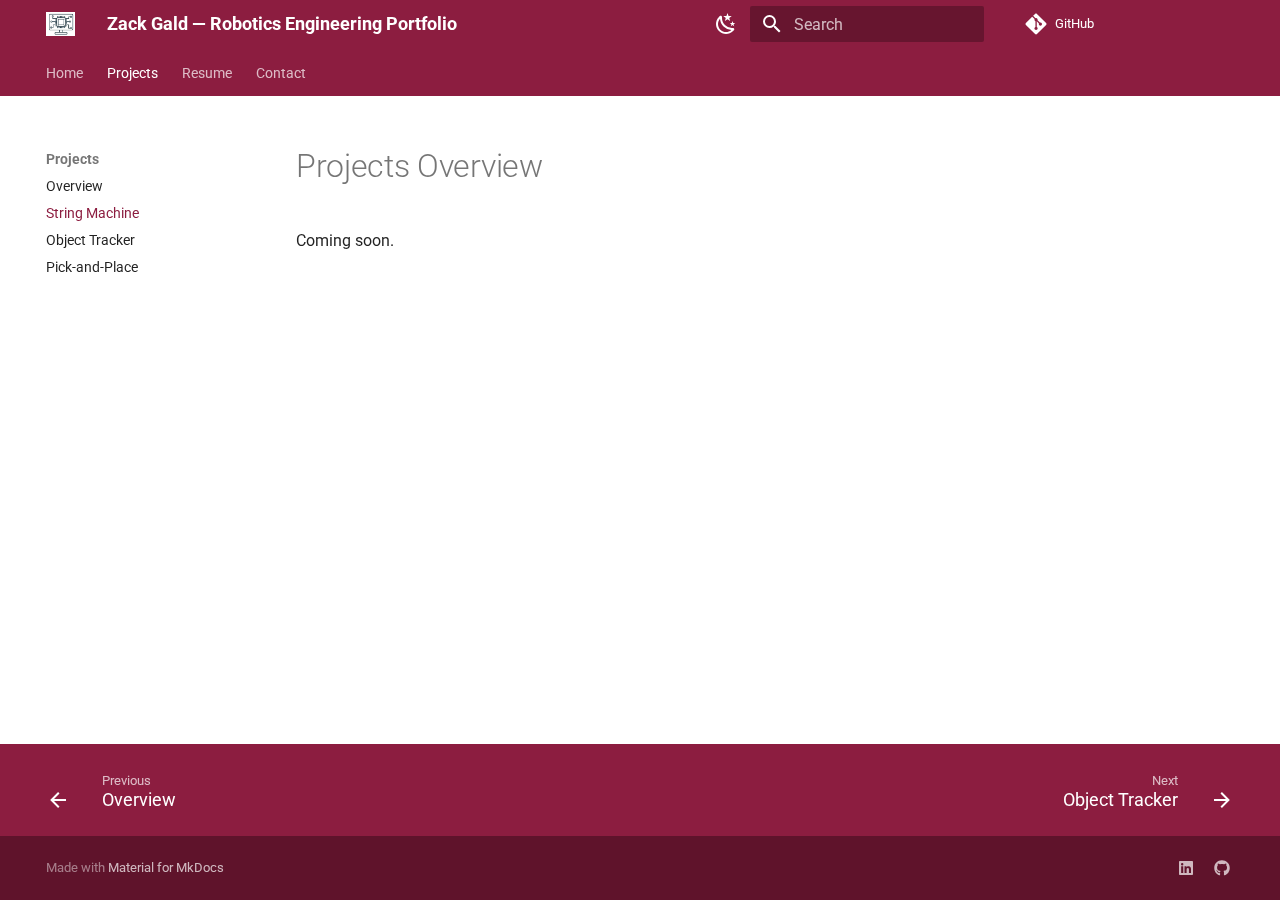
<file: projects/string-machine/index.html>
<!doctype html>
<html lang="en" class="no-js">
  <head>
    
      <meta charset="utf-8">
      <meta name="viewport" content="width=device-width,initial-scale=1">
      
      
      
        <link rel="canonical" href="https://zackgald1.github.io/zgald/projects/string-machine/">
      
      
        <link rel="prev" href="../">
      
      
        <link rel="next" href="../object-tracker/">
      
      
      <link rel="icon" href="../../logo.png">
      <meta name="generator" content="mkdocs-1.6.1, mkdocs-material-9.6.22">
    
    
      
        <title>String Machine - Zack Gald — Robotics Engineering Portfolio</title>
      
    
    
      <link rel="stylesheet" href="../../assets/stylesheets/main.84d31ad4.min.css">
      
        
        <link rel="stylesheet" href="../../assets/stylesheets/palette.06af60db.min.css">
      
      


    
    
      
    
    
      
        
        
        <link rel="preconnect" href="https://fonts.gstatic.com" crossorigin>
        <link rel="stylesheet" href="https://fonts.googleapis.com/css?family=Roboto:300,300i,400,400i,700,700i%7CRoboto+Mono:400,400i,700,700i&display=fallback">
        <style>:root{--md-text-font:"Roboto";--md-code-font:"Roboto Mono"}</style>
      
    
    
      <link rel="stylesheet" href="../../stylesheets/asu-theme.css">
    
    <script>__md_scope=new URL("../..",location),__md_hash=e=>[...e].reduce(((e,_)=>(e<<5)-e+_.charCodeAt(0)),0),__md_get=(e,_=localStorage,t=__md_scope)=>JSON.parse(_.getItem(t.pathname+"."+e)),__md_set=(e,_,t=localStorage,a=__md_scope)=>{try{t.setItem(a.pathname+"."+e,JSON.stringify(_))}catch(e){}}</script>
    
      

    
    
    
  </head>
  
  
    
    
      
    
    
    
    
    <body dir="ltr" data-md-color-scheme="default" data-md-color-primary="custom" data-md-color-accent="custom">
  
    
    <input class="md-toggle" data-md-toggle="drawer" type="checkbox" id="__drawer" autocomplete="off">
    <input class="md-toggle" data-md-toggle="search" type="checkbox" id="__search" autocomplete="off">
    <label class="md-overlay" for="__drawer"></label>
    <div data-md-component="skip">
      
        
        <a href="#projects-overview" class="md-skip">
          Skip to content
        </a>
      
    </div>
    <div data-md-component="announce">
      
    </div>
    
    
      

<header class="md-header" data-md-component="header">
  <nav class="md-header__inner md-grid" aria-label="Header">
    <a href="../.." title="Zack Gald — Robotics Engineering Portfolio" class="md-header__button md-logo" aria-label="Zack Gald — Robotics Engineering Portfolio" data-md-component="logo">
      
  <img src="../../logo.png" alt="logo">

    </a>
    <label class="md-header__button md-icon" for="__drawer">
      
      <svg xmlns="http://www.w3.org/2000/svg" viewBox="0 0 24 24"><path d="M3 6h18v2H3zm0 5h18v2H3zm0 5h18v2H3z"/></svg>
    </label>
    <div class="md-header__title" data-md-component="header-title">
      <div class="md-header__ellipsis">
        <div class="md-header__topic">
          <span class="md-ellipsis">
            Zack Gald — Robotics Engineering Portfolio
          </span>
        </div>
        <div class="md-header__topic" data-md-component="header-topic">
          <span class="md-ellipsis">
            
              String Machine
            
          </span>
        </div>
      </div>
    </div>
    
      
        <form class="md-header__option" data-md-component="palette">
  
    
    
    
    <input class="md-option" data-md-color-media="" data-md-color-scheme="default" data-md-color-primary="custom" data-md-color-accent="custom"  aria-label="Switch to dark mode"  type="radio" name="__palette" id="__palette_0">
    
      <label class="md-header__button md-icon" title="Switch to dark mode" for="__palette_1" hidden>
        <svg xmlns="http://www.w3.org/2000/svg" viewBox="0 0 24 24"><path d="m17.75 4.09-2.53 1.94.91 3.06-2.63-1.81-2.63 1.81.91-3.06-2.53-1.94L12.44 4l1.06-3 1.06 3zm3.5 6.91-1.64 1.25.59 1.98-1.7-1.17-1.7 1.17.59-1.98L15.75 11l2.06-.05L18.5 9l.69 1.95zm-2.28 4.95c.83-.08 1.72 1.1 1.19 1.85-.32.45-.66.87-1.08 1.27C15.17 23 8.84 23 4.94 19.07c-3.91-3.9-3.91-10.24 0-14.14.4-.4.82-.76 1.27-1.08.75-.53 1.93.36 1.85 1.19-.27 2.86.69 5.83 2.89 8.02a9.96 9.96 0 0 0 8.02 2.89m-1.64 2.02a12.08 12.08 0 0 1-7.8-3.47c-2.17-2.19-3.33-5-3.49-7.82-2.81 3.14-2.7 7.96.31 10.98 3.02 3.01 7.84 3.12 10.98.31"/></svg>
      </label>
    
  
    
    
    
    <input class="md-option" data-md-color-media="" data-md-color-scheme="slate" data-md-color-primary="custom" data-md-color-accent="custom"  aria-label="Switch to light mode"  type="radio" name="__palette" id="__palette_1">
    
      <label class="md-header__button md-icon" title="Switch to light mode" for="__palette_0" hidden>
        <svg xmlns="http://www.w3.org/2000/svg" viewBox="0 0 24 24"><path d="M12 7a5 5 0 0 1 5 5 5 5 0 0 1-5 5 5 5 0 0 1-5-5 5 5 0 0 1 5-5m0 2a3 3 0 0 0-3 3 3 3 0 0 0 3 3 3 3 0 0 0 3-3 3 3 0 0 0-3-3m0-7 2.39 3.42C13.65 5.15 12.84 5 12 5s-1.65.15-2.39.42zM3.34 7l4.16-.35A7.2 7.2 0 0 0 5.94 8.5c-.44.74-.69 1.5-.83 2.29zm.02 10 1.76-3.77a7.131 7.131 0 0 0 2.38 4.14zM20.65 7l-1.77 3.79a7.02 7.02 0 0 0-2.38-4.15zm-.01 10-4.14.36c.59-.51 1.12-1.14 1.54-1.86.42-.73.69-1.5.83-2.29zM12 22l-2.41-3.44c.74.27 1.55.44 2.41.44.82 0 1.63-.17 2.37-.44z"/></svg>
      </label>
    
  
</form>
      
    
    
      <script>var palette=__md_get("__palette");if(palette&&palette.color){if("(prefers-color-scheme)"===palette.color.media){var media=matchMedia("(prefers-color-scheme: light)"),input=document.querySelector(media.matches?"[data-md-color-media='(prefers-color-scheme: light)']":"[data-md-color-media='(prefers-color-scheme: dark)']");palette.color.media=input.getAttribute("data-md-color-media"),palette.color.scheme=input.getAttribute("data-md-color-scheme"),palette.color.primary=input.getAttribute("data-md-color-primary"),palette.color.accent=input.getAttribute("data-md-color-accent")}for(var[key,value]of Object.entries(palette.color))document.body.setAttribute("data-md-color-"+key,value)}</script>
    
    
    
      
      
        <label class="md-header__button md-icon" for="__search">
          
          <svg xmlns="http://www.w3.org/2000/svg" viewBox="0 0 24 24"><path d="M9.5 3A6.5 6.5 0 0 1 16 9.5c0 1.61-.59 3.09-1.56 4.23l.27.27h.79l5 5-1.5 1.5-5-5v-.79l-.27-.27A6.52 6.52 0 0 1 9.5 16 6.5 6.5 0 0 1 3 9.5 6.5 6.5 0 0 1 9.5 3m0 2C7 5 5 7 5 9.5S7 14 9.5 14 14 12 14 9.5 12 5 9.5 5"/></svg>
        </label>
        <div class="md-search" data-md-component="search" role="dialog">
  <label class="md-search__overlay" for="__search"></label>
  <div class="md-search__inner" role="search">
    <form class="md-search__form" name="search">
      <input type="text" class="md-search__input" name="query" aria-label="Search" placeholder="Search" autocapitalize="off" autocorrect="off" autocomplete="off" spellcheck="false" data-md-component="search-query" required>
      <label class="md-search__icon md-icon" for="__search">
        
        <svg xmlns="http://www.w3.org/2000/svg" viewBox="0 0 24 24"><path d="M9.5 3A6.5 6.5 0 0 1 16 9.5c0 1.61-.59 3.09-1.56 4.23l.27.27h.79l5 5-1.5 1.5-5-5v-.79l-.27-.27A6.52 6.52 0 0 1 9.5 16 6.5 6.5 0 0 1 3 9.5 6.5 6.5 0 0 1 9.5 3m0 2C7 5 5 7 5 9.5S7 14 9.5 14 14 12 14 9.5 12 5 9.5 5"/></svg>
        
        <svg xmlns="http://www.w3.org/2000/svg" viewBox="0 0 24 24"><path d="M20 11v2H8l5.5 5.5-1.42 1.42L4.16 12l7.92-7.92L13.5 5.5 8 11z"/></svg>
      </label>
      <nav class="md-search__options" aria-label="Search">
        
        <button type="reset" class="md-search__icon md-icon" title="Clear" aria-label="Clear" tabindex="-1">
          
          <svg xmlns="http://www.w3.org/2000/svg" viewBox="0 0 24 24"><path d="M19 6.41 17.59 5 12 10.59 6.41 5 5 6.41 10.59 12 5 17.59 6.41 19 12 13.41 17.59 19 19 17.59 13.41 12z"/></svg>
        </button>
      </nav>
      
        <div class="md-search__suggest" data-md-component="search-suggest"></div>
      
    </form>
    <div class="md-search__output">
      <div class="md-search__scrollwrap" tabindex="0" data-md-scrollfix>
        <div class="md-search-result" data-md-component="search-result">
          <div class="md-search-result__meta">
            Initializing search
          </div>
          <ol class="md-search-result__list" role="presentation"></ol>
        </div>
      </div>
    </div>
  </div>
</div>
      
    
    
      <div class="md-header__source">
        <a href="https://github.com/zackgald1/zgald" title="Go to repository" class="md-source" data-md-component="source">
  <div class="md-source__icon md-icon">
    
    <svg xmlns="http://www.w3.org/2000/svg" viewBox="0 0 448 512"><!--! Font Awesome Free 7.1.0 by @fontawesome - https://fontawesome.com License - https://fontawesome.com/license/free (Icons: CC BY 4.0, Fonts: SIL OFL 1.1, Code: MIT License) Copyright 2025 Fonticons, Inc.--><path d="M439.6 236.1 244 40.5c-5.4-5.5-12.8-8.5-20.4-8.5s-15 3-20.4 8.4L162.5 81l51.5 51.5c27.1-9.1 52.7 16.8 43.4 43.7l49.7 49.7c34.2-11.8 61.2 31 35.5 56.7-26.5 26.5-70.2-2.9-56-37.3L240.3 199v121.9c25.3 12.5 22.3 41.8 9.1 55-6.4 6.4-15.2 10.1-24.3 10.1s-17.8-3.6-24.3-10.1c-17.6-17.6-11.1-46.9 11.2-56v-123c-20.8-8.5-24.6-30.7-18.6-45L142.6 101 8.5 235.1C3 240.6 0 247.9 0 255.5s3 15 8.5 20.4l195.6 195.7c5.4 5.4 12.7 8.4 20.4 8.4s15-3 20.4-8.4l194.7-194.7c5.4-5.4 8.4-12.8 8.4-20.4s-3-15-8.4-20.4"/></svg>
  </div>
  <div class="md-source__repository">
    GitHub
  </div>
</a>
      </div>
    
  </nav>
  
</header>
    
    <div class="md-container" data-md-component="container">
      
      
        
          
            
<nav class="md-tabs" aria-label="Tabs" data-md-component="tabs">
  <div class="md-grid">
    <ul class="md-tabs__list">
      
        
  
  
  
  
    <li class="md-tabs__item">
      <a href="../.." class="md-tabs__link">
        
  
  
    
  
  Home

      </a>
    </li>
  

      
        
  
  
  
    
  
  
    
    
      <li class="md-tabs__item md-tabs__item--active">
        <a href="../" class="md-tabs__link">
          
  
  
  Projects

        </a>
      </li>
    
  

      
        
  
  
  
  
    <li class="md-tabs__item">
      <a href="../../resume/" class="md-tabs__link">
        
  
  
    
  
  Resume

      </a>
    </li>
  

      
        
  
  
  
  
    <li class="md-tabs__item">
      <a href="../../contact/" class="md-tabs__link">
        
  
  
    
  
  Contact

      </a>
    </li>
  

      
    </ul>
  </div>
</nav>
          
        
      
      <main class="md-main" data-md-component="main">
        <div class="md-main__inner md-grid">
          
            
              
              <div class="md-sidebar md-sidebar--primary" data-md-component="sidebar" data-md-type="navigation" >
                <div class="md-sidebar__scrollwrap">
                  <div class="md-sidebar__inner">
                    


  


  

<nav class="md-nav md-nav--primary md-nav--lifted md-nav--integrated" aria-label="Navigation" data-md-level="0">
  <label class="md-nav__title" for="__drawer">
    <a href="../.." title="Zack Gald — Robotics Engineering Portfolio" class="md-nav__button md-logo" aria-label="Zack Gald — Robotics Engineering Portfolio" data-md-component="logo">
      
  <img src="../../logo.png" alt="logo">

    </a>
    Zack Gald — Robotics Engineering Portfolio
  </label>
  
    <div class="md-nav__source">
      <a href="https://github.com/zackgald1/zgald" title="Go to repository" class="md-source" data-md-component="source">
  <div class="md-source__icon md-icon">
    
    <svg xmlns="http://www.w3.org/2000/svg" viewBox="0 0 448 512"><!--! Font Awesome Free 7.1.0 by @fontawesome - https://fontawesome.com License - https://fontawesome.com/license/free (Icons: CC BY 4.0, Fonts: SIL OFL 1.1, Code: MIT License) Copyright 2025 Fonticons, Inc.--><path d="M439.6 236.1 244 40.5c-5.4-5.5-12.8-8.5-20.4-8.5s-15 3-20.4 8.4L162.5 81l51.5 51.5c27.1-9.1 52.7 16.8 43.4 43.7l49.7 49.7c34.2-11.8 61.2 31 35.5 56.7-26.5 26.5-70.2-2.9-56-37.3L240.3 199v121.9c25.3 12.5 22.3 41.8 9.1 55-6.4 6.4-15.2 10.1-24.3 10.1s-17.8-3.6-24.3-10.1c-17.6-17.6-11.1-46.9 11.2-56v-123c-20.8-8.5-24.6-30.7-18.6-45L142.6 101 8.5 235.1C3 240.6 0 247.9 0 255.5s3 15 8.5 20.4l195.6 195.7c5.4 5.4 12.7 8.4 20.4 8.4s15-3 20.4-8.4l194.7-194.7c5.4-5.4 8.4-12.8 8.4-20.4s-3-15-8.4-20.4"/></svg>
  </div>
  <div class="md-source__repository">
    GitHub
  </div>
</a>
    </div>
  
  <ul class="md-nav__list" data-md-scrollfix>
    
      
      
  
  
  
  
    <li class="md-nav__item">
      <a href="../.." class="md-nav__link">
        
  
  
  <span class="md-ellipsis">
    Home
    
  </span>
  

      </a>
    </li>
  

    
      
      
  
  
    
  
  
  
    
    
    
    
      
        
        
      
      
    
    
    <li class="md-nav__item md-nav__item--active md-nav__item--section md-nav__item--nested">
      
        
        
        <input class="md-nav__toggle md-toggle " type="checkbox" id="__nav_2" checked>
        
          
          <label class="md-nav__link" for="__nav_2" id="__nav_2_label" tabindex="">
            
  
  
  <span class="md-ellipsis">
    Projects
    
  </span>
  

            <span class="md-nav__icon md-icon"></span>
          </label>
        
        <nav class="md-nav" data-md-level="1" aria-labelledby="__nav_2_label" aria-expanded="true">
          <label class="md-nav__title" for="__nav_2">
            <span class="md-nav__icon md-icon"></span>
            Projects
          </label>
          <ul class="md-nav__list" data-md-scrollfix>
            
              
                
  
  
  
  
    <li class="md-nav__item">
      <a href="../" class="md-nav__link">
        
  
  
  <span class="md-ellipsis">
    Overview
    
  </span>
  

      </a>
    </li>
  

              
            
              
                
  
  
    
  
  
  
    <li class="md-nav__item md-nav__item--active">
      
      <input class="md-nav__toggle md-toggle" type="checkbox" id="__toc">
      
      
        
      
      
      <a href="./" class="md-nav__link md-nav__link--active">
        
  
  
  <span class="md-ellipsis">
    String Machine
    
  </span>
  

      </a>
      
    </li>
  

              
            
              
                
  
  
  
  
    <li class="md-nav__item">
      <a href="../object-tracker/" class="md-nav__link">
        
  
  
  <span class="md-ellipsis">
    Object Tracker
    
  </span>
  

      </a>
    </li>
  

              
            
              
                
  
  
  
  
    <li class="md-nav__item">
      <a href="../pick-and-place/" class="md-nav__link">
        
  
  
  <span class="md-ellipsis">
    Pick-and-Place
    
  </span>
  

      </a>
    </li>
  

              
            
          </ul>
        </nav>
      
    </li>
  

    
      
      
  
  
  
  
    <li class="md-nav__item">
      <a href="../../resume/" class="md-nav__link">
        
  
  
  <span class="md-ellipsis">
    Resume
    
  </span>
  

      </a>
    </li>
  

    
      
      
  
  
  
  
    <li class="md-nav__item">
      <a href="../../contact/" class="md-nav__link">
        
  
  
  <span class="md-ellipsis">
    Contact
    
  </span>
  

      </a>
    </li>
  

    
  </ul>
</nav>
                  </div>
                </div>
              </div>
            
            
          
          
            <div class="md-content" data-md-component="content">
              <article class="md-content__inner md-typeset">
                
                  


  
  


<h1 id="projects-overview">Projects Overview</h1>
<p>Coming soon.</p>












                
              </article>
            </div>
          
          
<script>var target=document.getElementById(location.hash.slice(1));target&&target.name&&(target.checked=target.name.startsWith("__tabbed_"))</script>
        </div>
        
          <button type="button" class="md-top md-icon" data-md-component="top" hidden>
  
  <svg xmlns="http://www.w3.org/2000/svg" viewBox="0 0 24 24"><path d="M13 20h-2V8l-5.5 5.5-1.42-1.42L12 4.16l7.92 7.92-1.42 1.42L13 8z"/></svg>
  Back to top
</button>
        
      </main>
      
        <footer class="md-footer">
  
    
      
      <nav class="md-footer__inner md-grid" aria-label="Footer" >
        
          
          <a href="../" class="md-footer__link md-footer__link--prev" aria-label="Previous: Overview">
            <div class="md-footer__button md-icon">
              
              <svg xmlns="http://www.w3.org/2000/svg" viewBox="0 0 24 24"><path d="M20 11v2H8l5.5 5.5-1.42 1.42L4.16 12l7.92-7.92L13.5 5.5 8 11z"/></svg>
            </div>
            <div class="md-footer__title">
              <span class="md-footer__direction">
                Previous
              </span>
              <div class="md-ellipsis">
                Overview
              </div>
            </div>
          </a>
        
        
          
          <a href="../object-tracker/" class="md-footer__link md-footer__link--next" aria-label="Next: Object Tracker">
            <div class="md-footer__title">
              <span class="md-footer__direction">
                Next
              </span>
              <div class="md-ellipsis">
                Object Tracker
              </div>
            </div>
            <div class="md-footer__button md-icon">
              
              <svg xmlns="http://www.w3.org/2000/svg" viewBox="0 0 24 24"><path d="M4 11v2h12l-5.5 5.5 1.42 1.42L19.84 12l-7.92-7.92L10.5 5.5 16 11z"/></svg>
            </div>
          </a>
        
      </nav>
    
  
  <div class="md-footer-meta md-typeset">
    <div class="md-footer-meta__inner md-grid">
      <div class="md-copyright">
  
  
    Made with
    <a href="https://squidfunk.github.io/mkdocs-material/" target="_blank" rel="noopener">
      Material for MkDocs
    </a>
  
</div>
      
        
<div class="md-social">
  
    
    
    
    
      
      
    
    <a href="https://www.linkedin.com/in/zack-gald-52a765253/" target="_blank" rel="noopener" title="www.linkedin.com" class="md-social__link">
      <svg xmlns="http://www.w3.org/2000/svg" viewBox="0 0 448 512"><!--! Font Awesome Free 7.1.0 by @fontawesome - https://fontawesome.com License - https://fontawesome.com/license/free (Icons: CC BY 4.0, Fonts: SIL OFL 1.1, Code: MIT License) Copyright 2025 Fonticons, Inc.--><path d="M416 32H31.9C14.3 32 0 46.5 0 64.3v383.4C0 465.5 14.3 480 31.9 480H416c17.6 0 32-14.5 32-32.3V64.3c0-17.8-14.4-32.3-32-32.3M135.4 416H69V202.2h66.5V416zM102.2 96a38.5 38.5 0 1 1 0 77 38.5 38.5 0 1 1 0-77m282.1 320h-66.4V312c0-24.8-.5-56.7-34.5-56.7-34.6 0-39.9 27-39.9 54.9V416h-66.4V202.2h63.7v29.2h.9c8.9-16.8 30.6-34.5 62.9-34.5 67.2 0 79.7 44.3 79.7 101.9z"/></svg>
    </a>
  
    
    
    
    
      
      
    
    <a href="https://github.com/zackgald1" target="_blank" rel="noopener" title="github.com" class="md-social__link">
      <svg xmlns="http://www.w3.org/2000/svg" viewBox="0 0 512 512"><!--! Font Awesome Free 7.1.0 by @fontawesome - https://fontawesome.com License - https://fontawesome.com/license/free (Icons: CC BY 4.0, Fonts: SIL OFL 1.1, Code: MIT License) Copyright 2025 Fonticons, Inc.--><path d="M173.9 397.4c0 2-2.3 3.6-5.2 3.6-3.3.3-5.6-1.3-5.6-3.6 0-2 2.3-3.6 5.2-3.6 3-.3 5.6 1.3 5.6 3.6m-31.1-4.5c-.7 2 1.3 4.3 4.3 4.9 2.6 1 5.6 0 6.2-2s-1.3-4.3-4.3-5.2c-2.6-.7-5.5.3-6.2 2.3m44.2-1.7c-2.9.7-4.9 2.6-4.6 4.9.3 2 2.9 3.3 5.9 2.6 2.9-.7 4.9-2.6 4.6-4.6-.3-1.9-3-3.2-5.9-2.9M252.8 8C114.1 8 8 113.3 8 252c0 110.9 69.8 205.8 169.5 239.2 12.8 2.3 17.3-5.6 17.3-12.1 0-6.2-.3-40.4-.3-61.4 0 0-70 15-84.7-29.8 0 0-11.4-29.1-27.8-36.6 0 0-22.9-15.7 1.6-15.4 0 0 24.9 2 38.6 25.8 21.9 38.6 58.6 27.5 72.9 20.9 2.3-16 8.8-27.1 16-33.7-55.9-6.2-112.3-14.3-112.3-110.5 0-27.5 7.6-41.3 23.6-58.9-2.6-6.5-11.1-33.3 2.6-67.9 20.9-6.5 69 27 69 27 20-5.6 41.5-8.5 62.8-8.5s42.8 2.9 62.8 8.5c0 0 48.1-33.6 69-27 13.7 34.7 5.2 61.4 2.6 67.9 16 17.7 25.8 31.5 25.8 58.9 0 96.5-58.9 104.2-114.8 110.5 9.2 7.9 17 22.9 17 46.4 0 33.7-.3 75.4-.3 83.6 0 6.5 4.6 14.4 17.3 12.1C436.2 457.8 504 362.9 504 252 504 113.3 391.5 8 252.8 8M105.2 352.9c-1.3 1-1 3.3.7 5.2 1.6 1.6 3.9 2.3 5.2 1 1.3-1 1-3.3-.7-5.2-1.6-1.6-3.9-2.3-5.2-1m-10.8-8.1c-.7 1.3.3 2.9 2.3 3.9 1.6 1 3.6.7 4.3-.7.7-1.3-.3-2.9-2.3-3.9-2-.6-3.6-.3-4.3.7m32.4 35.6c-1.6 1.3-1 4.3 1.3 6.2 2.3 2.3 5.2 2.6 6.5 1 1.3-1.3.7-4.3-1.3-6.2-2.2-2.3-5.2-2.6-6.5-1m-11.4-14.7c-1.6 1-1.6 3.6 0 5.9s4.3 3.3 5.6 2.3c1.6-1.3 1.6-3.9 0-6.2-1.4-2.3-4-3.3-5.6-2"/></svg>
    </a>
  
</div>
      
    </div>
  </div>
</footer>
      
    </div>
    <div class="md-dialog" data-md-component="dialog">
      <div class="md-dialog__inner md-typeset"></div>
    </div>
    
    
    
      
      <script id="__config" type="application/json">{"base": "../..", "features": ["navigation.tabs", "navigation.top", "navigation.footer", "content.code.copy", "search.suggest", "search.highlight", "toc.integrate"], "search": "../../assets/javascripts/workers/search.973d3a69.min.js", "tags": null, "translations": {"clipboard.copied": "Copied to clipboard", "clipboard.copy": "Copy to clipboard", "search.result.more.one": "1 more on this page", "search.result.more.other": "# more on this page", "search.result.none": "No matching documents", "search.result.one": "1 matching document", "search.result.other": "# matching documents", "search.result.placeholder": "Type to start searching", "search.result.term.missing": "Missing", "select.version": "Select version"}, "version": null}</script>
    
    
      <script src="../../assets/javascripts/bundle.f55a23d4.min.js"></script>
      
    
  </body>
</html>
</file>
<file: stylesheets/asu-theme.css>
/* === ASU Theme Overrides === */

/* Primary Maroon and Gold */
:root {
  --md-primary-fg-color: #8C1D40;  /* Maroon */
  --md-primary-fg-color--light: #A33A58;
  --md-primary-fg-color--dark: #6B132E;
  --md-accent-fg-color: #FFC627;   /* Gold */
  --md-accent-fg-color--light: #FFD34D;
  --md-accent-fg-color--dark: #E6B800;
}

/* Navbar and footer */
.md-header, .md-footer {
  background-color: var(--md-primary-fg-color);
  color: white;
}

/* Highlight gold hover on links and tabs */
.md-tabs__link--active, .md-tabs__link:hover {
  color: var(--md-accent-fg-color);
}

/* Active link color in nav */
.md-nav__link--active {
  color: var(--md-accent-fg-color);
}

/* Button styling */
.md-button--primary {
  background-color: var(--md-primary-fg-color);
  color: white;
}
.md-button--primary:hover {
  background-color: var(--md-accent-fg-color);
  color: black;
}

/* Code blocks */
.md-code, pre code {
  border-left: 4px solid var(--md-accent-fg-color);
}

/* Page headings */
h1, h2, h3, h4 {
  color: var(--md-primary-fg-color);
}
</file>
<file: stylesheets/extra.css>
/* Timeline container */
.timeline {
  position: relative;
  margin: 1.5rem 0 3rem 0;
  padding-left: 1rem;
}
.timeline::before {
  content: "";
  position: absolute;
  left: 12px;
  top: 0;
  bottom: 0;
  width: 2px;
  background: var(--md-primary-fg-color, #b71c1c);
  opacity: .35;
}

/* Each item */
.tl-item {
  position: relative;
  margin: 0 0 1.5rem 1.5rem;
}
.tl-dot {
  position: absolute;
  left: -1.5rem;
  top: .35rem;
  width: 14px;
  height: 14px;
  border-radius: 50%;
  background: var(--md-primary-fg-color, #b71c1c);
  box-shadow: 0 0 0 4px color-mix(in srgb, var(--md-primary-fg-color, #b71c1c) 20%, transparent);
}
.tl-date {
  font-weight: 600;
  font-size: .9rem;
  opacity: .8;
  margin-bottom: .25rem;
}
.tl-card {
  background: var(--md-default-bg-color);
  border: 1px solid color-mix(in srgb, var(--md-primary-fg-color, #b71c1c) 20%, transparent);
  border-radius: 12px;
  padding: .9rem 1rem;
  box-shadow: var(--md-shadow-z1);
}
.tl-card h3 {
  margin: 0 0 .35rem 0;
  font-size: 1.05rem;
}
.tl-card ul { margin: .25rem 0 .5rem 1rem; }
.org { opacity: .9; }

/* Skill chips */
.chips { display: flex; flex-wrap: wrap; gap: .4rem; }
.chips > span {
  display: inline-block;
  padding: .18rem .5rem;
  border-radius: 999px;
  font-size: .78rem;
  border: 1px solid color-mix(in srgb, var(--md-primary-fg-color, #b71c1c) 30%, transparent);
  background: color-mix(in srgb, var(--md-primary-fg-color, #b71c1c) 6%, transparent);
}

/* Mobile tweaks */
@media (max-width: 600px) {
  .timeline { padding-left: .75rem; }
  .tl-item { margin-left: 1.25rem; }
  .tl-dot { left: -1.25rem; }
}
</file>
<file: assets/stylesheets/main.84d31ad4.min.css>
@charset "UTF-8";html{-webkit-text-size-adjust:none;-moz-text-size-adjust:none;text-size-adjust:none;box-sizing:border-box}*,:after,:before{box-sizing:inherit}@media (prefers-reduced-motion){*,:after,:before{transition:none!important}}body{margin:0}a,button,input,label{-webkit-tap-highlight-color:transparent}a{color:inherit;text-decoration:none}hr{border:0;box-sizing:initial;display:block;height:.05rem;overflow:visible;padding:0}small{font-size:80%}sub,sup{line-height:1em}img{border-style:none}table{border-collapse:initial;border-spacing:0}td,th{font-weight:400;vertical-align:top}button{background:#0000;border:0;font-family:inherit;font-size:inherit;margin:0;padding:0}input{border:0;outline:none}:root{--md-primary-fg-color:#4051b5;--md-primary-fg-color--light:#5d6cc0;--md-primary-fg-color--dark:#303fa1;--md-primary-bg-color:#fff;--md-primary-bg-color--light:#ffffffb3;--md-accent-fg-color:#526cfe;--md-accent-fg-color--transparent:#526cfe1a;--md-accent-bg-color:#fff;--md-accent-bg-color--light:#ffffffb3}[data-md-color-scheme=default]{color-scheme:light}[data-md-color-scheme=default] img[src$="#gh-dark-mode-only"],[data-md-color-scheme=default] img[src$="#only-dark"]{display:none}:root,[data-md-color-scheme=default]{--md-hue:225deg;--md-default-fg-color:#000000de;--md-default-fg-color--light:#0000008a;--md-default-fg-color--lighter:#00000052;--md-default-fg-color--lightest:#00000012;--md-default-bg-color:#fff;--md-default-bg-color--light:#ffffffb3;--md-default-bg-color--lighter:#ffffff4d;--md-default-bg-color--lightest:#ffffff1f;--md-code-fg-color:#36464e;--md-code-bg-color:#f5f5f5;--md-code-hl-color:#4287ff;--md-code-hl-color--light:#4287ff1a;--md-code-hl-number-color:#d52a2a;--md-code-hl-special-color:#db1457;--md-code-hl-function-color:#a846b9;--md-code-hl-constant-color:#6e59d9;--md-code-hl-keyword-color:#3f6ec6;--md-code-hl-string-color:#1c7d4d;--md-code-hl-name-color:var(--md-code-fg-color);--md-code-hl-operator-color:var(--md-default-fg-color--light);--md-code-hl-punctuation-color:var(--md-default-fg-color--light);--md-code-hl-comment-color:var(--md-default-fg-color--light);--md-code-hl-generic-color:var(--md-default-fg-color--light);--md-code-hl-variable-color:var(--md-default-fg-color--light);--md-typeset-color:var(--md-default-fg-color);--md-typeset-a-color:var(--md-primary-fg-color);--md-typeset-del-color:#f5503d26;--md-typeset-ins-color:#0bd57026;--md-typeset-kbd-color:#fafafa;--md-typeset-kbd-accent-color:#fff;--md-typeset-kbd-border-color:#b8b8b8;--md-typeset-mark-color:#ffff0080;--md-typeset-table-color:#0000001f;--md-typeset-table-color--light:rgba(0,0,0,.035);--md-admonition-fg-color:var(--md-default-fg-color);--md-admonition-bg-color:var(--md-default-bg-color);--md-warning-fg-color:#000000de;--md-warning-bg-color:#ff9;--md-footer-fg-color:#fff;--md-footer-fg-color--light:#ffffffb3;--md-footer-fg-color--lighter:#ffffff73;--md-footer-bg-color:#000000de;--md-footer-bg-color--dark:#00000052;--md-shadow-z1:0 0.2rem 0.5rem #0000000d,0 0 0.05rem #0000001a;--md-shadow-z2:0 0.2rem 0.5rem #0000001a,0 0 0.05rem #00000040;--md-shadow-z3:0 0.2rem 0.5rem #0003,0 0 0.05rem #00000059}.md-icon svg{fill:currentcolor;display:block;height:1.2rem;width:1.2rem}body{-webkit-font-smoothing:antialiased;-moz-osx-font-smoothing:grayscale;--md-text-font-family:var(--md-text-font,_),-apple-system,BlinkMacSystemFont,Helvetica,Arial,sans-serif;--md-code-font-family:var(--md-code-font,_),SFMono-Regular,Consolas,Menlo,monospace}aside,body,input{font-feature-settings:"kern","liga";color:var(--md-typeset-color);font-family:var(--md-text-font-family)}code,kbd,pre{font-feature-settings:"kern";font-family:var(--md-code-font-family)}:root{--md-typeset-table-sort-icon:url('data:image/svg+xml;charset=utf-8,<svg xmlns="http://www.w3.org/2000/svg" viewBox="0 0 24 24"><path d="m18 21-4-4h3V7h-3l4-4 4 4h-3v10h3M2 19v-2h10v2M2 13v-2h7v2M2 7V5h4v2z"/></svg>');--md-typeset-table-sort-icon--asc:url('data:image/svg+xml;charset=utf-8,<svg xmlns="http://www.w3.org/2000/svg" viewBox="0 0 24 24"><path d="M19 17h3l-4 4-4-4h3V3h2M2 17h10v2H2M6 5v2H2V5m0 6h7v2H2z"/></svg>');--md-typeset-table-sort-icon--desc:url('data:image/svg+xml;charset=utf-8,<svg xmlns="http://www.w3.org/2000/svg" viewBox="0 0 24 24"><path d="M19 7h3l-4-4-4 4h3v14h2M2 17h10v2H2M6 5v2H2V5m0 6h7v2H2z"/></svg>')}.md-typeset{-webkit-print-color-adjust:exact;color-adjust:exact;font-size:.8rem;line-height:1.6;overflow-wrap:break-word}@media print{.md-typeset{font-size:.68rem}}.md-typeset blockquote,.md-typeset dl,.md-typeset figure,.md-typeset ol,.md-typeset pre,.md-typeset ul{margin-bottom:1em;margin-top:1em}.md-typeset h1{color:var(--md-default-fg-color--light);font-size:2em;line-height:1.3;margin:0 0 1.25em}.md-typeset h1,.md-typeset h2{font-weight:300;letter-spacing:-.01em}.md-typeset h2{font-size:1.5625em;line-height:1.4;margin:1.6em 0 .64em}.md-typeset h3{font-size:1.25em;font-weight:400;letter-spacing:-.01em;line-height:1.5;margin:1.6em 0 .8em}.md-typeset h2+h3{margin-top:.8em}.md-typeset h4{font-weight:700;letter-spacing:-.01em;margin:1em 0}.md-typeset h5,.md-typeset h6{color:var(--md-default-fg-color--light);font-size:.8em;font-weight:700;letter-spacing:-.01em;margin:1.25em 0}.md-typeset h5{text-transform:uppercase}.md-typeset h5 code{text-transform:none}.md-typeset hr{border-bottom:.05rem solid var(--md-default-fg-color--lightest);display:flow-root;margin:1.5em 0}.md-typeset a{color:var(--md-typeset-a-color);word-break:break-word}.md-typeset a,.md-typeset a:before{transition:color 125ms}.md-typeset a:focus,.md-typeset a:hover{color:var(--md-accent-fg-color)}.md-typeset a:focus code,.md-typeset a:hover code{background-color:var(--md-accent-fg-color--transparent)}.md-typeset a code{color:currentcolor;transition:background-color 125ms}.md-typeset a.focus-visible{outline-color:var(--md-accent-fg-color);outline-offset:.2rem}.md-typeset code,.md-typeset kbd,.md-typeset pre{color:var(--md-code-fg-color);direction:ltr;font-variant-ligatures:none}@media print{.md-typeset code,.md-typeset kbd,.md-typeset pre{white-space:pre-wrap}}.md-typeset code{background-color:var(--md-code-bg-color);border-radius:.1rem;-webkit-box-decoration-break:clone;box-decoration-break:clone;font-size:.85em;padding:0 .2941176471em;word-break:break-word}.md-typeset code:not(.focus-visible){-webkit-tap-highlight-color:transparent;outline:none}.md-typeset pre{display:flow-root;line-height:1.4;position:relative}.md-typeset pre>code{-webkit-box-decoration-break:slice;box-decoration-break:slice;box-shadow:none;display:block;margin:0;outline-color:var(--md-accent-fg-color);overflow:auto;padding:.7720588235em 1.1764705882em;scrollbar-color:var(--md-default-fg-color--lighter) #0000;scrollbar-width:thin;touch-action:auto;word-break:normal}.md-typeset pre>code:hover{scrollbar-color:var(--md-accent-fg-color) #0000}.md-typeset pre>code::-webkit-scrollbar{height:.2rem;width:.2rem}.md-typeset pre>code::-webkit-scrollbar-thumb{background-color:var(--md-default-fg-color--lighter)}.md-typeset pre>code::-webkit-scrollbar-thumb:hover{background-color:var(--md-accent-fg-color)}.md-typeset kbd{background-color:var(--md-typeset-kbd-color);border-radius:.1rem;box-shadow:0 .1rem 0 .05rem var(--md-typeset-kbd-border-color),0 .1rem 0 var(--md-typeset-kbd-border-color),0 -.1rem .2rem var(--md-typeset-kbd-accent-color) inset;color:var(--md-default-fg-color);display:inline-block;font-size:.75em;padding:0 .6666666667em;vertical-align:text-top;word-break:break-word}.md-typeset mark{background-color:var(--md-typeset-mark-color);-webkit-box-decoration-break:clone;box-decoration-break:clone;color:inherit;word-break:break-word}.md-typeset abbr{border-bottom:.05rem dotted var(--md-default-fg-color--light);cursor:help;text-decoration:none}.md-typeset small{opacity:.75}[dir=ltr] .md-typeset sub,[dir=ltr] .md-typeset sup{margin-left:.078125em}[dir=rtl] .md-typeset sub,[dir=rtl] .md-typeset sup{margin-right:.078125em}[dir=ltr] .md-typeset blockquote{padding-left:.6rem}[dir=rtl] .md-typeset blockquote{padding-right:.6rem}[dir=ltr] .md-typeset blockquote{border-left:.2rem solid var(--md-default-fg-color--lighter)}[dir=rtl] .md-typeset blockquote{border-right:.2rem solid var(--md-default-fg-color--lighter)}.md-typeset blockquote{color:var(--md-default-fg-color--light);margin-left:0;margin-right:0}.md-typeset ul{list-style-type:disc}.md-typeset ul[type]{list-style-type:revert-layer}[dir=ltr] .md-typeset ol,[dir=ltr] .md-typeset ul{margin-left:.625em}[dir=rtl] .md-typeset ol,[dir=rtl] .md-typeset ul{margin-right:.625em}.md-typeset ol,.md-typeset ul{padding:0}.md-typeset ol:not([hidden]),.md-typeset ul:not([hidden]){display:flow-root}.md-typeset ol ol,.md-typeset ul ol{list-style-type:lower-alpha}.md-typeset ol ol ol,.md-typeset ul ol ol{list-style-type:lower-roman}.md-typeset ol ol ol ol,.md-typeset ul ol ol ol{list-style-type:upper-alpha}.md-typeset ol ol ol ol ol,.md-typeset ul ol ol ol ol{list-style-type:upper-roman}.md-typeset ol[type],.md-typeset ul[type]{list-style-type:revert-layer}[dir=ltr] .md-typeset ol li,[dir=ltr] .md-typeset ul li{margin-left:1.25em}[dir=rtl] .md-typeset ol li,[dir=rtl] .md-typeset ul li{margin-right:1.25em}.md-typeset ol li,.md-typeset ul li{margin-bottom:.5em}.md-typeset ol li blockquote,.md-typeset ol li p,.md-typeset ul li blockquote,.md-typeset ul li p{margin:.5em 0}.md-typeset ol li:last-child,.md-typeset ul li:last-child{margin-bottom:0}[dir=ltr] .md-typeset ol li ol,[dir=ltr] .md-typeset ol li ul,[dir=ltr] .md-typeset ul li ol,[dir=ltr] .md-typeset ul li ul{margin-left:.625em}[dir=rtl] .md-typeset ol li ol,[dir=rtl] .md-typeset ol li ul,[dir=rtl] .md-typeset ul li ol,[dir=rtl] .md-typeset ul li ul{margin-right:.625em}.md-typeset ol li ol,.md-typeset ol li ul,.md-typeset ul li ol,.md-typeset ul li ul{margin-bottom:.5em;margin-top:.5em}[dir=ltr] .md-typeset dd{margin-left:1.875em}[dir=rtl] .md-typeset dd{margin-right:1.875em}.md-typeset dd{margin-bottom:1.5em;margin-top:1em}.md-typeset img,.md-typeset svg,.md-typeset video{height:auto;max-width:100%}.md-typeset img[align=left]{margin:1em 1em 1em 0}.md-typeset img[align=right]{margin:1em 0 1em 1em}.md-typeset img[align]:only-child{margin-top:0}.md-typeset figure{display:flow-root;margin:1em auto;max-width:100%;text-align:center;width:fit-content}.md-typeset figure img{display:block;margin:0 auto}.md-typeset figcaption{font-style:italic;margin:1em auto;max-width:24rem}.md-typeset iframe{max-width:100%}.md-typeset table:not([class]){background-color:var(--md-default-bg-color);border:.05rem solid var(--md-typeset-table-color);border-radius:.1rem;display:inline-block;font-size:.64rem;max-width:100%;overflow:auto;touch-action:auto}@media print{.md-typeset table:not([class]){display:table}}.md-typeset table:not([class])+*{margin-top:1.5em}.md-typeset table:not([class]) td>:first-child,.md-typeset table:not([class]) th>:first-child{margin-top:0}.md-typeset table:not([class]) td>:last-child,.md-typeset table:not([class]) th>:last-child{margin-bottom:0}.md-typeset table:not([class]) td:not([align]),.md-typeset table:not([class]) th:not([align]){text-align:left}[dir=rtl] .md-typeset table:not([class]) td:not([align]),[dir=rtl] .md-typeset table:not([class]) th:not([align]){text-align:right}.md-typeset table:not([class]) th{font-weight:700;min-width:5rem;padding:.9375em 1.25em;vertical-align:top}.md-typeset table:not([class]) td{border-top:.05rem solid var(--md-typeset-table-color);padding:.9375em 1.25em;vertical-align:top}.md-typeset table:not([class]) tbody tr{transition:background-color 125ms}.md-typeset table:not([class]) tbody tr:hover{background-color:var(--md-typeset-table-color--light);box-shadow:0 .05rem 0 var(--md-default-bg-color) inset}.md-typeset table:not([class]) a{word-break:normal}.md-typeset table th[role=columnheader]{cursor:pointer}[dir=ltr] .md-typeset table th[role=columnheader]:after{margin-left:.5em}[dir=rtl] .md-typeset table th[role=columnheader]:after{margin-right:.5em}.md-typeset table th[role=columnheader]:after{content:"";display:inline-block;height:1.2em;-webkit-mask-image:var(--md-typeset-table-sort-icon);mask-image:var(--md-typeset-table-sort-icon);-webkit-mask-repeat:no-repeat;mask-repeat:no-repeat;-webkit-mask-size:contain;mask-size:contain;transition:background-color 125ms;vertical-align:text-bottom;width:1.2em}.md-typeset table th[role=columnheader]:hover:after{background-color:var(--md-default-fg-color--lighter)}.md-typeset table th[role=columnheader][aria-sort=ascending]:after{background-color:var(--md-default-fg-color--light);-webkit-mask-image:var(--md-typeset-table-sort-icon--asc);mask-image:var(--md-typeset-table-sort-icon--asc)}.md-typeset table th[role=columnheader][aria-sort=descending]:after{background-color:var(--md-default-fg-color--light);-webkit-mask-image:var(--md-typeset-table-sort-icon--desc);mask-image:var(--md-typeset-table-sort-icon--desc)}.md-typeset__scrollwrap{margin:1em -.8rem;overflow-x:auto;touch-action:auto}.md-typeset__table{display:inline-block;margin-bottom:.5em;padding:0 .8rem}@media print{.md-typeset__table{display:block}}html .md-typeset__table table{display:table;margin:0;overflow:hidden;width:100%}@media screen and (max-width:44.984375em){.md-content__inner>pre{margin:1em -.8rem}.md-content__inner>pre code{border-radius:0}}.md-typeset .md-author{border-radius:100%;display:block;flex-shrink:0;height:1.6rem;overflow:hidden;position:relative;transition:color 125ms,transform 125ms;width:1.6rem}.md-typeset .md-author img{display:block}.md-typeset .md-author--more{background:var(--md-default-fg-color--lightest);color:var(--md-default-fg-color--lighter);font-size:.6rem;font-weight:700;line-height:1.6rem;text-align:center}.md-typeset .md-author--long{height:2.4rem;width:2.4rem}.md-typeset a.md-author{transform:scale(1)}.md-typeset a.md-author img{border-radius:100%;filter:grayscale(100%) opacity(75%);transition:filter 125ms}.md-typeset a.md-author:focus,.md-typeset a.md-author:hover{transform:scale(1.1);z-index:1}.md-typeset a.md-author:focus img,.md-typeset a.md-author:hover img{filter:grayscale(0)}.md-banner{background-color:var(--md-footer-bg-color);color:var(--md-footer-fg-color);overflow:auto}@media print{.md-banner{display:none}}.md-banner--warning{background-color:var(--md-warning-bg-color);color:var(--md-warning-fg-color)}.md-banner__inner{font-size:.7rem;margin:.6rem auto;padding:0 .8rem}[dir=ltr] .md-banner__button{float:right}[dir=rtl] .md-banner__button{float:left}.md-banner__button{color:inherit;cursor:pointer;transition:opacity .25s}.no-js .md-banner__button{display:none}.md-banner__button:hover{opacity:.7}html{font-size:125%;height:100%;overflow-x:hidden}@media screen and (min-width:100em){html{font-size:137.5%}}@media screen and (min-width:125em){html{font-size:150%}}body{background-color:var(--md-default-bg-color);display:flex;flex-direction:column;font-size:.5rem;min-height:100%;position:relative;width:100%}@media print{body{display:block}}@media screen and (max-width:59.984375em){body[data-md-scrolllock]{position:fixed}}.md-grid{margin-left:auto;margin-right:auto;max-width:61rem}.md-container{display:flex;flex-direction:column;flex-grow:1}@media print{.md-container{display:block}}.md-main{flex-grow:1}.md-main__inner{display:flex;height:100%;margin-top:1.5rem}.md-ellipsis{overflow:hidden;text-overflow:ellipsis}.md-toggle{display:none}.md-option{height:0;opacity:0;position:absolute;width:0}.md-option:checked+label:not([hidden]){display:block}.md-option.focus-visible+label{outline-color:var(--md-accent-fg-color);outline-style:auto}.md-skip{background-color:var(--md-default-fg-color);border-radius:.1rem;color:var(--md-default-bg-color);font-size:.64rem;margin:.5rem;opacity:0;outline-color:var(--md-accent-fg-color);padding:.3rem .5rem;position:fixed;transform:translateY(.4rem);z-index:-1}.md-skip:focus{opacity:1;transform:translateY(0);transition:transform .25s cubic-bezier(.4,0,.2,1),opacity 175ms 75ms;z-index:10}@page{margin:25mm}:root{--md-clipboard-icon:url('data:image/svg+xml;charset=utf-8,<svg xmlns="http://www.w3.org/2000/svg" viewBox="0 0 24 24"><path d="M19 21H8V7h11m0-2H8a2 2 0 0 0-2 2v14a2 2 0 0 0 2 2h11a2 2 0 0 0 2-2V7a2 2 0 0 0-2-2m-3-4H4a2 2 0 0 0-2 2v14h2V3h12z"/></svg>')}.md-clipboard{border-radius:.1rem;color:var(--md-default-fg-color--lightest);cursor:pointer;height:1.5em;outline-color:var(--md-accent-fg-color);outline-offset:.1rem;position:absolute;right:.5em;top:.5em;transition:color .25s;width:1.5em;z-index:1}@media print{.md-clipboard{display:none}}.md-clipboard:not(.focus-visible){-webkit-tap-highlight-color:transparent;outline:none}:hover>.md-clipboard{color:var(--md-default-fg-color--light)}.md-clipboard:focus,.md-clipboard:hover{color:var(--md-accent-fg-color)}.md-clipboard:after{background-color:currentcolor;content:"";display:block;height:1.125em;margin:0 auto;-webkit-mask-image:var(--md-clipboard-icon);mask-image:var(--md-clipboard-icon);-webkit-mask-position:center;mask-position:center;-webkit-mask-repeat:no-repeat;mask-repeat:no-repeat;-webkit-mask-size:contain;mask-size:contain;width:1.125em}.md-clipboard--inline{cursor:pointer}.md-clipboard--inline code{transition:color .25s,background-color .25s}.md-clipboard--inline:focus code,.md-clipboard--inline:hover code{background-color:var(--md-accent-fg-color--transparent);color:var(--md-accent-fg-color)}.md-typeset .md-code__content{display:grid}@keyframes consent{0%{opacity:0;transform:translateY(100%)}to{opacity:1;transform:translateY(0)}}@keyframes overlay{0%{opacity:0}to{opacity:1}}.md-consent__overlay{animation:overlay .25s both;-webkit-backdrop-filter:blur(.1rem);backdrop-filter:blur(.1rem);background-color:#0000008a;height:100%;opacity:1;position:fixed;top:0;width:100%;z-index:5}.md-consent__inner{animation:consent .5s cubic-bezier(.1,.7,.1,1) both;background-color:var(--md-default-bg-color);border:0;border-radius:.1rem;bottom:0;box-shadow:0 0 .2rem #0000001a,0 .2rem .4rem #0003;max-height:100%;overflow:auto;padding:0;position:fixed;width:100%;z-index:5}.md-consent__form{padding:.8rem}.md-consent__settings{display:none;margin:1em 0}input:checked+.md-consent__settings{display:block}.md-consent__controls{margin-bottom:.8rem}.md-typeset .md-consent__controls .md-button{display:inline}@media screen and (max-width:44.984375em){.md-typeset .md-consent__controls .md-button{display:block;margin-top:.4rem;text-align:center;width:100%}}.md-consent label{cursor:pointer}.md-content{flex-grow:1;min-width:0}.md-content__inner{margin:0 .8rem 1.2rem;padding-top:.6rem}@media screen and (min-width:76.25em){[dir=ltr] .md-sidebar--primary:not([hidden])~.md-content>.md-content__inner{margin-left:1.2rem}[dir=ltr] .md-sidebar--secondary:not([hidden])~.md-content>.md-content__inner,[dir=rtl] .md-sidebar--primary:not([hidden])~.md-content>.md-content__inner{margin-right:1.2rem}[dir=rtl] .md-sidebar--secondary:not([hidden])~.md-content>.md-content__inner{margin-left:1.2rem}}.md-content__inner:before{content:"";display:block;height:.4rem}.md-content__inner>:last-child{margin-bottom:0}[dir=ltr] .md-content__button{float:right}[dir=rtl] .md-content__button{float:left}[dir=ltr] .md-content__button{margin-left:.4rem}[dir=rtl] .md-content__button{margin-right:.4rem}.md-content__button{margin:.4rem 0;padding:0}@media print{.md-content__button{display:none}}.md-typeset .md-content__button{color:var(--md-default-fg-color--lighter)}.md-content__button svg{display:inline;vertical-align:top}[dir=rtl] .md-content__button svg{transform:scaleX(-1)}[dir=ltr] .md-dialog{right:.8rem}[dir=rtl] .md-dialog{left:.8rem}.md-dialog{background-color:var(--md-default-fg-color);border-radius:.1rem;bottom:.8rem;box-shadow:var(--md-shadow-z3);min-width:11.1rem;opacity:0;padding:.4rem .6rem;pointer-events:none;position:fixed;transform:translateY(100%);transition:transform 0ms .4s,opacity .4s;z-index:4}@media print{.md-dialog{display:none}}.md-dialog--active{opacity:1;pointer-events:auto;transform:translateY(0);transition:transform .4s cubic-bezier(.075,.85,.175,1),opacity .4s}.md-dialog__inner{color:var(--md-default-bg-color);font-size:.7rem}.md-feedback{margin:2em 0 1em;text-align:center}.md-feedback fieldset{border:none;margin:0;padding:0}.md-feedback__title{font-weight:700;margin:1em auto}.md-feedback__inner{position:relative}.md-feedback__list{display:flex;flex-wrap:wrap;place-content:baseline center;position:relative}.md-feedback__list:hover .md-icon:not(:disabled){color:var(--md-default-fg-color--lighter)}:disabled .md-feedback__list{min-height:1.8rem}.md-feedback__icon{color:var(--md-default-fg-color--light);cursor:pointer;flex-shrink:0;margin:0 .1rem;transition:color 125ms}.md-feedback__icon:not(:disabled).md-icon:hover{color:var(--md-accent-fg-color)}.md-feedback__icon:disabled{color:var(--md-default-fg-color--lightest);pointer-events:none}.md-feedback__note{opacity:0;position:relative;transform:translateY(.4rem);transition:transform .4s cubic-bezier(.1,.7,.1,1),opacity .15s}.md-feedback__note>*{margin:0 auto;max-width:16rem}:disabled .md-feedback__note{opacity:1;transform:translateY(0)}@media print{.md-feedback{display:none}}.md-footer{background-color:var(--md-footer-bg-color);color:var(--md-footer-fg-color)}@media print{.md-footer{display:none}}.md-footer__inner{justify-content:space-between;overflow:auto;padding:.2rem}.md-footer__inner:not([hidden]){display:flex}.md-footer__link{align-items:end;display:flex;flex-grow:0.01;margin-bottom:.4rem;margin-top:1rem;max-width:100%;outline-color:var(--md-accent-fg-color);overflow:hidden;transition:opacity .25s}.md-footer__link:focus,.md-footer__link:hover{opacity:.7}[dir=rtl] .md-footer__link svg{transform:scaleX(-1)}@media screen and (max-width:44.984375em){.md-footer__link--prev{flex-shrink:0}.md-footer__link--prev .md-footer__title{display:none}}[dir=ltr] .md-footer__link--next{margin-left:auto}[dir=rtl] .md-footer__link--next{margin-right:auto}.md-footer__link--next{text-align:right}[dir=rtl] .md-footer__link--next{text-align:left}.md-footer__title{flex-grow:1;font-size:.9rem;margin-bottom:.7rem;max-width:calc(100% - 2.4rem);padding:0 1rem;white-space:nowrap}.md-footer__button{margin:.2rem;padding:.4rem}.md-footer__direction{font-size:.64rem;opacity:.7}.md-footer-meta{background-color:var(--md-footer-bg-color--dark)}.md-footer-meta__inner{display:flex;flex-wrap:wrap;justify-content:space-between;padding:.2rem}html .md-footer-meta.md-typeset a{color:var(--md-footer-fg-color--light)}html .md-footer-meta.md-typeset a:focus,html .md-footer-meta.md-typeset a:hover{color:var(--md-footer-fg-color)}.md-copyright{color:var(--md-footer-fg-color--lighter);font-size:.64rem;margin:auto .6rem;padding:.4rem 0;width:100%}@media screen and (min-width:45em){.md-copyright{width:auto}}.md-copyright__highlight{color:var(--md-footer-fg-color--light)}.md-social{display:inline-flex;gap:.2rem;margin:0 .4rem;padding:.2rem 0 .6rem}@media screen and (min-width:45em){.md-social{padding:.6rem 0}}.md-social__link{display:inline-block;height:1.6rem;text-align:center;width:1.6rem}.md-social__link:before{line-height:1.9}.md-social__link svg{fill:currentcolor;max-height:.8rem;vertical-align:-25%}.md-typeset .md-button{border:.1rem solid;border-radius:.1rem;color:var(--md-primary-fg-color);cursor:pointer;display:inline-block;font-weight:700;padding:.625em 2em;transition:color 125ms,background-color 125ms,border-color 125ms}.md-typeset .md-button--primary{background-color:var(--md-primary-fg-color);border-color:var(--md-primary-fg-color);color:var(--md-primary-bg-color)}.md-typeset .md-button:focus,.md-typeset .md-button:hover{background-color:var(--md-accent-fg-color);border-color:var(--md-accent-fg-color);color:var(--md-accent-bg-color)}[dir=ltr] .md-typeset .md-input{border-top-left-radius:.1rem}[dir=ltr] .md-typeset .md-input,[dir=rtl] .md-typeset .md-input{border-top-right-radius:.1rem}[dir=rtl] .md-typeset .md-input{border-top-left-radius:.1rem}.md-typeset .md-input{border-bottom:.1rem solid var(--md-default-fg-color--lighter);box-shadow:var(--md-shadow-z1);font-size:.8rem;height:1.8rem;padding:0 .6rem;transition:border .25s,box-shadow .25s}.md-typeset .md-input:focus,.md-typeset .md-input:hover{border-bottom-color:var(--md-accent-fg-color);box-shadow:var(--md-shadow-z2)}.md-typeset .md-input--stretch{width:100%}.md-header{background-color:var(--md-primary-fg-color);box-shadow:0 0 .2rem #0000,0 .2rem .4rem #0000;color:var(--md-primary-bg-color);display:block;left:0;position:sticky;right:0;top:0;z-index:4}@media print{.md-header{display:none}}.md-header[hidden]{transform:translateY(-100%);transition:transform .25s cubic-bezier(.8,0,.6,1),box-shadow .25s}.md-header--shadow{box-shadow:0 0 .2rem #0000001a,0 .2rem .4rem #0003;transition:transform .25s cubic-bezier(.1,.7,.1,1),box-shadow .25s}.md-header__inner{align-items:center;display:flex;padding:0 .2rem}.md-header__button{color:currentcolor;cursor:pointer;margin:.2rem;outline-color:var(--md-accent-fg-color);padding:.4rem;position:relative;transition:opacity .25s;vertical-align:middle;z-index:1}.md-header__button:hover{opacity:.7}.md-header__button:not([hidden]){display:inline-block}.md-header__button:not(.focus-visible){-webkit-tap-highlight-color:transparent;outline:none}.md-header__button.md-logo{margin:.2rem;padding:.4rem}@media screen and (max-width:76.234375em){.md-header__button.md-logo{display:none}}.md-header__button.md-logo img,.md-header__button.md-logo svg{fill:currentcolor;display:block;height:1.2rem;width:auto}@media screen and (min-width:60em){.md-header__button[for=__search]{display:none}}.no-js .md-header__button[for=__search]{display:none}[dir=rtl] .md-header__button[for=__search] svg{transform:scaleX(-1)}@media screen and (min-width:76.25em){.md-header__button[for=__drawer]{display:none}}.md-header__topic{display:flex;max-width:100%;position:absolute;transition:transform .4s cubic-bezier(.1,.7,.1,1),opacity .15s;white-space:nowrap}.md-header__topic+.md-header__topic{opacity:0;pointer-events:none;transform:translateX(1.25rem);transition:transform .4s cubic-bezier(1,.7,.1,.1),opacity .15s;z-index:-1}[dir=rtl] .md-header__topic+.md-header__topic{transform:translateX(-1.25rem)}.md-header__topic:first-child{font-weight:700}[dir=ltr] .md-header__title{margin-left:1rem;margin-right:.4rem}[dir=rtl] .md-header__title{margin-left:.4rem;margin-right:1rem}.md-header__title{flex-grow:1;font-size:.9rem;height:2.4rem;line-height:2.4rem}.md-header__title--active .md-header__topic{opacity:0;pointer-events:none;transform:translateX(-1.25rem);transition:transform .4s cubic-bezier(1,.7,.1,.1),opacity .15s;z-index:-1}[dir=rtl] .md-header__title--active .md-header__topic{transform:translateX(1.25rem)}.md-header__title--active .md-header__topic+.md-header__topic{opacity:1;pointer-events:auto;transform:translateX(0);transition:transform .4s cubic-bezier(.1,.7,.1,1),opacity .15s;z-index:0}.md-header__title>.md-header__ellipsis{height:100%;position:relative;width:100%}.md-header__option{display:flex;flex-shrink:0;max-width:100%;transition:max-width 0ms .25s,opacity .25s .25s;white-space:nowrap}[data-md-toggle=search]:checked~.md-header .md-header__option{max-width:0;opacity:0;transition:max-width 0ms,opacity 0ms}.md-header__option>input{bottom:0}.md-header__source{display:none}@media screen and (min-width:60em){[dir=ltr] .md-header__source{margin-left:1rem}[dir=rtl] .md-header__source{margin-right:1rem}.md-header__source{display:block;max-width:11.7rem;width:11.7rem}}@media screen and (min-width:76.25em){[dir=ltr] .md-header__source{margin-left:1.4rem}[dir=rtl] .md-header__source{margin-right:1.4rem}}.md-meta{color:var(--md-default-fg-color--light);font-size:.7rem;line-height:1.3}.md-meta__list{display:inline-flex;flex-wrap:wrap;list-style:none;margin:0;padding:0}.md-meta__item:not(:last-child):after{content:"·";margin-left:.2rem;margin-right:.2rem}.md-meta__link{color:var(--md-typeset-a-color)}.md-meta__link:focus,.md-meta__link:hover{color:var(--md-accent-fg-color)}.md-draft{background-color:#ff1744;border-radius:.125em;color:#fff;display:inline-block;font-weight:700;padding-left:.5714285714em;padding-right:.5714285714em}:root{--md-nav-icon--prev:url('data:image/svg+xml;charset=utf-8,<svg xmlns="http://www.w3.org/2000/svg" viewBox="0 0 24 24"><path d="M20 11v2H8l5.5 5.5-1.42 1.42L4.16 12l7.92-7.92L13.5 5.5 8 11z"/></svg>');--md-nav-icon--next:url('data:image/svg+xml;charset=utf-8,<svg xmlns="http://www.w3.org/2000/svg" viewBox="0 0 24 24"><path d="M8.59 16.58 13.17 12 8.59 7.41 10 6l6 6-6 6z"/></svg>');--md-toc-icon:url('data:image/svg+xml;charset=utf-8,<svg xmlns="http://www.w3.org/2000/svg" viewBox="0 0 24 24"><path d="M3 9h14V7H3zm0 4h14v-2H3zm0 4h14v-2H3zm16 0h2v-2h-2zm0-10v2h2V7zm0 6h2v-2h-2z"/></svg>')}.md-nav{font-size:.7rem;line-height:1.3}.md-nav__title{color:var(--md-default-fg-color--light);display:block;font-weight:700;overflow:hidden;padding:0 .6rem;text-overflow:ellipsis}.md-nav__title .md-nav__button{display:none}.md-nav__title .md-nav__button img{height:100%;width:auto}.md-nav__title .md-nav__button.md-logo img,.md-nav__title .md-nav__button.md-logo svg{fill:currentcolor;display:block;height:2.4rem;max-width:100%;object-fit:contain;width:auto}.md-nav__list{list-style:none;margin:0;padding:0}.md-nav__link{align-items:flex-start;display:flex;gap:.4rem;margin-top:.625em;scroll-snap-align:start;transition:color 125ms}.md-nav__link--passed{color:var(--md-default-fg-color--light)}.md-nav__item .md-nav__link--active,.md-nav__item .md-nav__link--active code{color:var(--md-typeset-a-color)}.md-nav__link .md-ellipsis{position:relative}[dir=ltr] .md-nav__link .md-icon:last-child{margin-left:auto}[dir=rtl] .md-nav__link .md-icon:last-child{margin-right:auto}.md-nav__link svg{fill:currentcolor;flex-shrink:0;height:1.3em;position:relative}.md-nav__link[for]:focus,.md-nav__link[for]:hover,.md-nav__link[href]:focus,.md-nav__link[href]:hover{color:var(--md-accent-fg-color);cursor:pointer}.md-nav__link.focus-visible{outline-color:var(--md-accent-fg-color);outline-offset:.2rem}.md-nav--primary .md-nav__link[for=__toc]{display:none}.md-nav--primary .md-nav__link[for=__toc] .md-icon:after{background-color:currentcolor;display:block;height:100%;-webkit-mask-image:var(--md-toc-icon);mask-image:var(--md-toc-icon);width:100%}.md-nav--primary .md-nav__link[for=__toc]~.md-nav{display:none}.md-nav__container>.md-nav__link{margin-top:0}.md-nav__container>.md-nav__link:first-child{flex-grow:1;min-width:0}.md-nav__icon{flex-shrink:0}.md-nav__source{display:none}@media screen and (max-width:76.234375em){.md-nav--primary,.md-nav--primary .md-nav{background-color:var(--md-default-bg-color);display:flex;flex-direction:column;height:100%;left:0;position:absolute;right:0;top:0;z-index:1}.md-nav--primary .md-nav__item,.md-nav--primary .md-nav__title{font-size:.8rem;line-height:1.5}.md-nav--primary .md-nav__title{background-color:var(--md-default-fg-color--lightest);color:var(--md-default-fg-color--light);cursor:pointer;height:5.6rem;line-height:2.4rem;padding:3rem .8rem .2rem;position:relative;white-space:nowrap}[dir=ltr] .md-nav--primary .md-nav__title .md-nav__icon{left:.4rem}[dir=rtl] .md-nav--primary .md-nav__title .md-nav__icon{right:.4rem}.md-nav--primary .md-nav__title .md-nav__icon{display:block;height:1.2rem;margin:.2rem;position:absolute;top:.4rem;width:1.2rem}.md-nav--primary .md-nav__title .md-nav__icon:after{background-color:currentcolor;content:"";display:block;height:100%;-webkit-mask-image:var(--md-nav-icon--prev);mask-image:var(--md-nav-icon--prev);-webkit-mask-position:center;mask-position:center;-webkit-mask-repeat:no-repeat;mask-repeat:no-repeat;-webkit-mask-size:contain;mask-size:contain;width:100%}.md-nav--primary .md-nav__title~.md-nav__list{background-color:var(--md-default-bg-color);box-shadow:0 .05rem 0 var(--md-default-fg-color--lightest) inset;overflow-y:auto;scroll-snap-type:y mandatory;touch-action:pan-y}.md-nav--primary .md-nav__title~.md-nav__list>:first-child{border-top:0}.md-nav--primary .md-nav__title[for=__drawer]{background-color:var(--md-primary-fg-color);color:var(--md-primary-bg-color);font-weight:700}.md-nav--primary .md-nav__title .md-logo{display:block;left:.2rem;margin:.2rem;padding:.4rem;position:absolute;right:.2rem;top:.2rem}.md-nav--primary .md-nav__list{flex:1}.md-nav--primary .md-nav__item{border-top:.05rem solid var(--md-default-fg-color--lightest)}.md-nav--primary .md-nav__item--active>.md-nav__link{color:var(--md-typeset-a-color)}.md-nav--primary .md-nav__item--active>.md-nav__link:focus,.md-nav--primary .md-nav__item--active>.md-nav__link:hover{color:var(--md-accent-fg-color)}.md-nav--primary .md-nav__link{margin-top:0;padding:.6rem .8rem}.md-nav--primary .md-nav__link svg{margin-top:.1em}.md-nav--primary .md-nav__link>.md-nav__link{padding:0}[dir=ltr] .md-nav--primary .md-nav__link .md-nav__icon{margin-right:-.2rem}[dir=rtl] .md-nav--primary .md-nav__link .md-nav__icon{margin-left:-.2rem}.md-nav--primary .md-nav__link .md-nav__icon{font-size:1.2rem;height:1.2rem;width:1.2rem}.md-nav--primary .md-nav__link .md-nav__icon:after{background-color:currentcolor;content:"";display:block;height:100%;-webkit-mask-image:var(--md-nav-icon--next);mask-image:var(--md-nav-icon--next);-webkit-mask-position:center;mask-position:center;-webkit-mask-repeat:no-repeat;mask-repeat:no-repeat;-webkit-mask-size:contain;mask-size:contain;width:100%}[dir=rtl] .md-nav--primary .md-nav__icon:after{transform:scale(-1)}.md-nav--primary .md-nav--secondary .md-nav{background-color:initial;position:static}[dir=ltr] .md-nav--primary .md-nav--secondary .md-nav .md-nav__link{padding-left:1.4rem}[dir=rtl] .md-nav--primary .md-nav--secondary .md-nav .md-nav__link{padding-right:1.4rem}[dir=ltr] .md-nav--primary .md-nav--secondary .md-nav .md-nav .md-nav__link{padding-left:2rem}[dir=rtl] .md-nav--primary .md-nav--secondary .md-nav .md-nav .md-nav__link{padding-right:2rem}[dir=ltr] .md-nav--primary .md-nav--secondary .md-nav .md-nav .md-nav .md-nav__link{padding-left:2.6rem}[dir=rtl] .md-nav--primary .md-nav--secondary .md-nav .md-nav .md-nav .md-nav__link{padding-right:2.6rem}[dir=ltr] .md-nav--primary .md-nav--secondary .md-nav .md-nav .md-nav .md-nav .md-nav__link{padding-left:3.2rem}[dir=rtl] .md-nav--primary .md-nav--secondary .md-nav .md-nav .md-nav .md-nav .md-nav__link{padding-right:3.2rem}.md-nav--secondary{background-color:initial}.md-nav__toggle~.md-nav{display:flex;opacity:0;transform:translateX(100%);transition:transform .25s cubic-bezier(.8,0,.6,1),opacity 125ms 50ms}[dir=rtl] .md-nav__toggle~.md-nav{transform:translateX(-100%)}.md-nav__toggle:checked~.md-nav{opacity:1;transform:translateX(0);transition:transform .25s cubic-bezier(.4,0,.2,1),opacity 125ms 125ms}.md-nav__toggle:checked~.md-nav>.md-nav__list{-webkit-backface-visibility:hidden;backface-visibility:hidden}}@media screen and (max-width:59.984375em){.md-nav--primary .md-nav__link[for=__toc]{display:flex}.md-nav--primary .md-nav__link[for=__toc] .md-icon:after{content:""}.md-nav--primary .md-nav__link[for=__toc]+.md-nav__link{display:none}.md-nav--primary .md-nav__link[for=__toc]~.md-nav{display:flex}.md-nav__source{background-color:var(--md-primary-fg-color--dark);color:var(--md-primary-bg-color);display:block;padding:0 .2rem}}@media screen and (min-width:60em) and (max-width:76.234375em){.md-nav--integrated .md-nav__link[for=__toc]{display:flex}.md-nav--integrated .md-nav__link[for=__toc] .md-icon:after{content:""}.md-nav--integrated .md-nav__link[for=__toc]+.md-nav__link{display:none}.md-nav--integrated .md-nav__link[for=__toc]~.md-nav{display:flex}}@media screen and (min-width:60em){.md-nav{margin-bottom:-.4rem}.md-nav--secondary .md-nav__title{background:var(--md-default-bg-color);box-shadow:0 0 .4rem .4rem var(--md-default-bg-color);position:sticky;top:0;z-index:1}.md-nav--secondary .md-nav__title[for=__toc]{scroll-snap-align:start}.md-nav--secondary .md-nav__title .md-nav__icon{display:none}[dir=ltr] .md-nav--secondary .md-nav__list{padding-left:.6rem}[dir=rtl] .md-nav--secondary .md-nav__list{padding-right:.6rem}.md-nav--secondary .md-nav__list{padding-bottom:.4rem}[dir=ltr] .md-nav--secondary .md-nav__item>.md-nav__link{margin-right:.4rem}[dir=rtl] .md-nav--secondary .md-nav__item>.md-nav__link{margin-left:.4rem}}@media screen and (min-width:76.25em){.md-nav{margin-bottom:-.4rem;transition:max-height .25s cubic-bezier(.86,0,.07,1)}.md-nav--primary .md-nav__title{background:var(--md-default-bg-color);box-shadow:0 0 .4rem .4rem var(--md-default-bg-color);position:sticky;top:0;z-index:1}.md-nav--primary .md-nav__title[for=__drawer]{scroll-snap-align:start}.md-nav--primary .md-nav__title .md-nav__icon{display:none}[dir=ltr] .md-nav--primary .md-nav__list{padding-left:.6rem}[dir=rtl] .md-nav--primary .md-nav__list{padding-right:.6rem}.md-nav--primary .md-nav__list{padding-bottom:.4rem}[dir=ltr] .md-nav--primary .md-nav__item>.md-nav__link{margin-right:.4rem}[dir=rtl] .md-nav--primary .md-nav__item>.md-nav__link{margin-left:.4rem}.md-nav__toggle~.md-nav{display:grid;grid-template-rows:minmax(.4rem,0fr);opacity:0;transition:grid-template-rows .25s cubic-bezier(.86,0,.07,1),opacity .25s,visibility 0ms .25s;visibility:collapse}.md-nav__toggle~.md-nav>.md-nav__list{overflow:hidden}.md-nav__toggle.md-toggle--indeterminate~.md-nav,.md-nav__toggle:checked~.md-nav{grid-template-rows:minmax(.4rem,1fr);opacity:1;transition:grid-template-rows .25s cubic-bezier(.86,0,.07,1),opacity .15s .1s,visibility 0ms;visibility:visible}.md-nav__toggle.md-toggle--indeterminate~.md-nav{transition:none}.md-nav__item--nested>.md-nav>.md-nav__title{display:none}.md-nav__item--section{display:block;margin:1.25em 0}.md-nav__item--section:last-child{margin-bottom:0}.md-nav__item--section>.md-nav__link{font-weight:700}.md-nav__item--section>.md-nav__link[for]{color:var(--md-default-fg-color--light)}.md-nav__item--section>.md-nav__link:not(.md-nav__container){pointer-events:none}.md-nav__item--section>.md-nav__link .md-icon,.md-nav__item--section>.md-nav__link>[for]{display:none}[dir=ltr] .md-nav__item--section>.md-nav{margin-left:-.6rem}[dir=rtl] .md-nav__item--section>.md-nav{margin-right:-.6rem}.md-nav__item--section>.md-nav{display:block;opacity:1;visibility:visible}.md-nav__item--section>.md-nav>.md-nav__list>.md-nav__item{padding:0}.md-nav__icon{border-radius:100%;height:.9rem;transition:background-color .25s;width:.9rem}.md-nav__icon:hover{background-color:var(--md-accent-fg-color--transparent)}.md-nav__icon:after{background-color:currentcolor;border-radius:100%;content:"";display:inline-block;height:100%;-webkit-mask-image:var(--md-nav-icon--next);mask-image:var(--md-nav-icon--next);-webkit-mask-position:center;mask-position:center;-webkit-mask-repeat:no-repeat;mask-repeat:no-repeat;-webkit-mask-size:contain;mask-size:contain;transition:transform .25s;vertical-align:-.1rem;width:100%}[dir=rtl] .md-nav__icon:after{transform:rotate(180deg)}.md-nav__item--nested .md-nav__toggle:checked~.md-nav__link .md-nav__icon:after,.md-nav__item--nested .md-toggle--indeterminate~.md-nav__link .md-nav__icon:after{transform:rotate(90deg)}.md-nav--lifted>.md-nav__list>.md-nav__item,.md-nav--lifted>.md-nav__title{display:none}.md-nav--lifted>.md-nav__list>.md-nav__item--active{display:block}.md-nav--lifted>.md-nav__list>.md-nav__item--active>.md-nav__link{background:var(--md-default-bg-color);box-shadow:0 0 .4rem .4rem var(--md-default-bg-color);margin-top:0;position:sticky;top:0;z-index:1}.md-nav--lifted>.md-nav__list>.md-nav__item--active>.md-nav__link:not(.md-nav__container){pointer-events:none}.md-nav--lifted>.md-nav__list>.md-nav__item--active.md-nav__item--section{margin:0}[dir=ltr] .md-nav--lifted>.md-nav__list>.md-nav__item>.md-nav:not(.md-nav--secondary){margin-left:-.6rem}[dir=rtl] .md-nav--lifted>.md-nav__list>.md-nav__item>.md-nav:not(.md-nav--secondary){margin-right:-.6rem}.md-nav--lifted>.md-nav__list>.md-nav__item>[for]{color:var(--md-default-fg-color--light)}.md-nav--lifted .md-nav[data-md-level="1"]{grid-template-rows:minmax(.4rem,1fr);opacity:1;visibility:visible}[dir=ltr] .md-nav--integrated>.md-nav__list>.md-nav__item--active .md-nav--secondary{border-left:.05rem solid var(--md-primary-fg-color)}[dir=rtl] .md-nav--integrated>.md-nav__list>.md-nav__item--active .md-nav--secondary{border-right:.05rem solid var(--md-primary-fg-color)}.md-nav--integrated>.md-nav__list>.md-nav__item--active .md-nav--secondary{display:block;margin-bottom:1.25em;opacity:1;visibility:visible}.md-nav--integrated>.md-nav__list>.md-nav__item--active .md-nav--secondary>.md-nav__list{overflow:visible;padding-bottom:0}.md-nav--integrated>.md-nav__list>.md-nav__item--active .md-nav--secondary>.md-nav__title{display:none}}.md-pagination{font-size:.8rem;font-weight:700;gap:.4rem}.md-pagination,.md-pagination>*{align-items:center;display:flex;justify-content:center}.md-pagination>*{border-radius:.2rem;height:1.8rem;min-width:1.8rem;text-align:center}.md-pagination__current{background-color:var(--md-default-fg-color--lightest);color:var(--md-default-fg-color--light)}.md-pagination__link{transition:color 125ms,background-color 125ms}.md-pagination__link:focus,.md-pagination__link:hover{background-color:var(--md-accent-fg-color--transparent);color:var(--md-accent-fg-color)}.md-pagination__link:focus svg,.md-pagination__link:hover svg{color:var(--md-accent-fg-color)}.md-pagination__link.focus-visible{outline-color:var(--md-accent-fg-color);outline-offset:.2rem}.md-pagination__link svg{fill:currentcolor;color:var(--md-default-fg-color--lighter);display:block;max-height:100%;width:1.2rem}.md-post__back{border-bottom:.05rem solid var(--md-default-fg-color--lightest);margin-bottom:1.2rem;padding-bottom:1.2rem}@media screen and (max-width:76.234375em){.md-post__back{display:none}}[dir=rtl] .md-post__back svg{transform:scaleX(-1)}.md-post__authors{display:flex;flex-direction:column;gap:.6rem;margin:0 .6rem 1.2rem}.md-post .md-post__meta a{transition:color 125ms}.md-post .md-post__meta a:focus,.md-post .md-post__meta a:hover{color:var(--md-accent-fg-color)}.md-post__title{color:var(--md-default-fg-color--light);font-weight:700}.md-post--excerpt{margin-bottom:3.2rem}.md-post--excerpt .md-post__header{align-items:center;display:flex;gap:.6rem;min-height:1.6rem}.md-post--excerpt .md-post__authors{align-items:center;display:inline-flex;flex-direction:row;gap:.2rem;margin:0;min-height:2.4rem}[dir=ltr] .md-post--excerpt .md-post__meta .md-meta__list{margin-right:.4rem}[dir=rtl] .md-post--excerpt .md-post__meta .md-meta__list{margin-left:.4rem}.md-post--excerpt .md-post__content>:first-child{--md-scroll-margin:6rem;margin-top:0}.md-post>.md-nav--secondary{margin:1em 0}.md-profile{align-items:center;display:flex;font-size:.7rem;gap:.6rem;line-height:1.4;width:100%}.md-profile__description{flex-grow:1}.md-content--post{display:flex}@media screen and (max-width:76.234375em){.md-content--post{flex-flow:column-reverse}}.md-content--post>.md-content__inner{flex-grow:1;min-width:0}@media screen and (min-width:76.25em){[dir=ltr] .md-content--post>.md-content__inner{margin-left:1.2rem}[dir=rtl] .md-content--post>.md-content__inner{margin-right:1.2rem}}@media screen and (max-width:76.234375em){.md-sidebar.md-sidebar--post{padding:0;position:static;width:100%}.md-sidebar.md-sidebar--post .md-sidebar__scrollwrap{overflow:visible}.md-sidebar.md-sidebar--post .md-sidebar__inner{padding:0}.md-sidebar.md-sidebar--post .md-post__meta{margin-left:.6rem;margin-right:.6rem}.md-sidebar.md-sidebar--post .md-nav__item{border:none;display:inline}.md-sidebar.md-sidebar--post .md-nav__list{display:inline-flex;flex-wrap:wrap;gap:.6rem;padding-bottom:.6rem;padding-top:.6rem}.md-sidebar.md-sidebar--post .md-nav__link{padding:0}.md-sidebar.md-sidebar--post .md-nav{height:auto;margin-bottom:0;position:static}}:root{--md-progress-value:0;--md-progress-delay:400ms}.md-progress{background:var(--md-primary-bg-color);height:.075rem;opacity:min(clamp(0,var(--md-progress-value),1),clamp(0,100 - var(--md-progress-value),1));position:fixed;top:0;transform:scaleX(calc(var(--md-progress-value)*1%));transform-origin:left;transition:transform .5s cubic-bezier(.19,1,.22,1),opacity .25s var(--md-progress-delay);width:100%;z-index:4}:root{--md-search-result-icon:url('data:image/svg+xml;charset=utf-8,<svg xmlns="http://www.w3.org/2000/svg" viewBox="0 0 24 24"><path d="M14 2H6a2 2 0 0 0-2 2v16a2 2 0 0 0 2 2h7c-.41-.25-.8-.56-1.14-.9-.33-.33-.61-.7-.86-1.1H6V4h7v5h5v1.18c.71.16 1.39.43 2 .82V8zm6.31 16.9c1.33-2.11.69-4.9-1.4-6.22-2.11-1.33-4.91-.68-6.22 1.4-1.34 2.11-.69 4.89 1.4 6.22 1.46.93 3.32.93 4.79.02L22 23.39 23.39 22zm-3.81.1a2.5 2.5 0 0 1-2.5-2.5 2.5 2.5 0 0 1 2.5-2.5 2.5 2.5 0 0 1 2.5 2.5 2.5 2.5 0 0 1-2.5 2.5"/></svg>')}.md-search{position:relative}@media screen and (min-width:60em){.md-search{padding:.2rem 0}}.no-js .md-search{display:none}.md-search__overlay{opacity:0;z-index:1}@media screen and (max-width:59.984375em){[dir=ltr] .md-search__overlay{left:-2.2rem}[dir=rtl] .md-search__overlay{right:-2.2rem}.md-search__overlay{background-color:var(--md-default-bg-color);border-radius:1rem;height:2rem;overflow:hidden;pointer-events:none;position:absolute;top:-1rem;transform-origin:center;transition:transform .3s .1s,opacity .2s .2s;width:2rem}[data-md-toggle=search]:checked~.md-header .md-search__overlay{opacity:1;transition:transform .4s,opacity .1s}}@media screen and (min-width:60em){[dir=ltr] .md-search__overlay{left:0}[dir=rtl] .md-search__overlay{right:0}.md-search__overlay{background-color:#0000008a;cursor:pointer;height:0;position:fixed;top:0;transition:width 0ms .25s,height 0ms .25s,opacity .25s;width:0}[data-md-toggle=search]:checked~.md-header .md-search__overlay{height:200vh;opacity:1;transition:width 0ms,height 0ms,opacity .25s;width:100%}}@media screen and (max-width:29.984375em){[data-md-toggle=search]:checked~.md-header .md-search__overlay{transform:scale(45)}}@media screen and (min-width:30em) and (max-width:44.984375em){[data-md-toggle=search]:checked~.md-header .md-search__overlay{transform:scale(60)}}@media screen and (min-width:45em) and (max-width:59.984375em){[data-md-toggle=search]:checked~.md-header .md-search__overlay{transform:scale(75)}}.md-search__inner{-webkit-backface-visibility:hidden;backface-visibility:hidden}@media screen and (max-width:59.984375em){[dir=ltr] .md-search__inner{left:0}[dir=rtl] .md-search__inner{right:0}.md-search__inner{height:0;opacity:0;overflow:hidden;position:fixed;top:0;transform:translateX(5%);transition:width 0ms .3s,height 0ms .3s,transform .15s cubic-bezier(.4,0,.2,1) .15s,opacity .15s .15s;width:0;z-index:2}[dir=rtl] .md-search__inner{transform:translateX(-5%)}[data-md-toggle=search]:checked~.md-header .md-search__inner{height:100%;opacity:1;transform:translateX(0);transition:width 0ms 0ms,height 0ms 0ms,transform .15s cubic-bezier(.1,.7,.1,1) .15s,opacity .15s .15s;width:100%}}@media screen and (min-width:60em){[dir=ltr] .md-search__inner{float:right}[dir=rtl] .md-search__inner{float:left}.md-search__inner{padding:.1rem 0;position:relative;transition:width .25s cubic-bezier(.1,.7,.1,1);width:11.7rem}}@media screen and (min-width:60em) and (max-width:76.234375em){[data-md-toggle=search]:checked~.md-header .md-search__inner{width:23.4rem}}@media screen and (min-width:76.25em){[data-md-toggle=search]:checked~.md-header .md-search__inner{width:34.4rem}}.md-search__form{background-color:var(--md-default-bg-color);box-shadow:0 0 .6rem #0000;height:2.4rem;position:relative;transition:color .25s,background-color .25s;z-index:2}@media screen and (min-width:60em){.md-search__form{background-color:#00000042;border-radius:.1rem;height:1.8rem}.md-search__form:hover{background-color:#ffffff1f}}[data-md-toggle=search]:checked~.md-header .md-search__form{background-color:var(--md-default-bg-color);border-radius:.1rem .1rem 0 0;box-shadow:0 0 .6rem #00000012;color:var(--md-default-fg-color)}[dir=ltr] .md-search__input{padding-left:3.6rem;padding-right:2.2rem}[dir=rtl] .md-search__input{padding-left:2.2rem;padding-right:3.6rem}.md-search__input{background:#0000;font-size:.9rem;height:100%;position:relative;text-overflow:ellipsis;width:100%;z-index:2}.md-search__input::placeholder{transition:color .25s}.md-search__input::placeholder,.md-search__input~.md-search__icon{color:var(--md-default-fg-color--light)}.md-search__input::-ms-clear{display:none}@media screen and (max-width:59.984375em){.md-search__input{font-size:.9rem;height:2.4rem;width:100%}}@media screen and (min-width:60em){[dir=ltr] .md-search__input{padding-left:2.2rem}[dir=rtl] .md-search__input{padding-right:2.2rem}.md-search__input{color:inherit;font-size:.8rem}.md-search__input::placeholder{color:var(--md-primary-bg-color--light)}.md-search__input+.md-search__icon{color:var(--md-primary-bg-color)}[data-md-toggle=search]:checked~.md-header .md-search__input{text-overflow:clip}[data-md-toggle=search]:checked~.md-header .md-search__input+.md-search__icon{color:var(--md-default-fg-color--light)}[data-md-toggle=search]:checked~.md-header .md-search__input::placeholder{color:#0000}}.md-search__icon{cursor:pointer;display:inline-block;height:1.2rem;transition:color .25s,opacity .25s;width:1.2rem}.md-search__icon:hover{opacity:.7}[dir=ltr] .md-search__icon[for=__search]{left:.5rem}[dir=rtl] .md-search__icon[for=__search]{right:.5rem}.md-search__icon[for=__search]{position:absolute;top:.3rem;z-index:2}[dir=rtl] .md-search__icon[for=__search] svg{transform:scaleX(-1)}@media screen and (max-width:59.984375em){[dir=ltr] .md-search__icon[for=__search]{left:.8rem}[dir=rtl] .md-search__icon[for=__search]{right:.8rem}.md-search__icon[for=__search]{top:.6rem}.md-search__icon[for=__search] svg:first-child{display:none}}@media screen and (min-width:60em){.md-search__icon[for=__search]{pointer-events:none}.md-search__icon[for=__search] svg:last-child{display:none}}[dir=ltr] .md-search__options{right:.5rem}[dir=rtl] .md-search__options{left:.5rem}.md-search__options{pointer-events:none;position:absolute;top:.3rem;z-index:2}@media screen and (max-width:59.984375em){[dir=ltr] .md-search__options{right:.8rem}[dir=rtl] .md-search__options{left:.8rem}.md-search__options{top:.6rem}}[dir=ltr] .md-search__options>.md-icon{margin-left:.2rem}[dir=rtl] .md-search__options>.md-icon{margin-right:.2rem}.md-search__options>.md-icon{color:var(--md-default-fg-color--light);opacity:0;transform:scale(.75);transition:transform .15s cubic-bezier(.1,.7,.1,1),opacity .15s}.md-search__options>.md-icon:not(.focus-visible){-webkit-tap-highlight-color:transparent;outline:none}[data-md-toggle=search]:checked~.md-header .md-search__input:valid~.md-search__options>.md-icon{opacity:1;pointer-events:auto;transform:scale(1)}[data-md-toggle=search]:checked~.md-header .md-search__input:valid~.md-search__options>.md-icon:hover{opacity:.7}[dir=ltr] .md-search__suggest{padding-left:3.6rem;padding-right:2.2rem}[dir=rtl] .md-search__suggest{padding-left:2.2rem;padding-right:3.6rem}.md-search__suggest{align-items:center;color:var(--md-default-fg-color--lighter);display:flex;font-size:.9rem;height:100%;opacity:0;position:absolute;top:0;transition:opacity 50ms;white-space:nowrap;width:100%}@media screen and (min-width:60em){[dir=ltr] .md-search__suggest{padding-left:2.2rem}[dir=rtl] .md-search__suggest{padding-right:2.2rem}.md-search__suggest{font-size:.8rem}}[data-md-toggle=search]:checked~.md-header .md-search__suggest{opacity:1;transition:opacity .3s .1s}[dir=ltr] .md-search__output{border-bottom-left-radius:.1rem}[dir=ltr] .md-search__output,[dir=rtl] .md-search__output{border-bottom-right-radius:.1rem}[dir=rtl] .md-search__output{border-bottom-left-radius:.1rem}.md-search__output{overflow:hidden;position:absolute;width:100%;z-index:1}@media screen and (max-width:59.984375em){.md-search__output{bottom:0;top:2.4rem}}@media screen and (min-width:60em){.md-search__output{opacity:0;top:1.9rem;transition:opacity .4s}[data-md-toggle=search]:checked~.md-header .md-search__output{box-shadow:var(--md-shadow-z3);opacity:1}}.md-search__scrollwrap{-webkit-backface-visibility:hidden;backface-visibility:hidden;background-color:var(--md-default-bg-color);height:100%;overflow-y:auto;touch-action:pan-y}@media (-webkit-max-device-pixel-ratio:1),(max-resolution:1dppx){.md-search__scrollwrap{transform:translateZ(0)}}@media screen and (min-width:60em) and (max-width:76.234375em){.md-search__scrollwrap{width:23.4rem}}@media screen and (min-width:76.25em){.md-search__scrollwrap{width:34.4rem}}@media screen and (min-width:60em){.md-search__scrollwrap{max-height:0;scrollbar-color:var(--md-default-fg-color--lighter) #0000;scrollbar-width:thin}[data-md-toggle=search]:checked~.md-header .md-search__scrollwrap{max-height:75vh}.md-search__scrollwrap:hover{scrollbar-color:var(--md-accent-fg-color) #0000}.md-search__scrollwrap::-webkit-scrollbar{height:.2rem;width:.2rem}.md-search__scrollwrap::-webkit-scrollbar-thumb{background-color:var(--md-default-fg-color--lighter)}.md-search__scrollwrap::-webkit-scrollbar-thumb:hover{background-color:var(--md-accent-fg-color)}}.md-search-result{color:var(--md-default-fg-color);word-break:break-word}.md-search-result__meta{background-color:var(--md-default-fg-color--lightest);color:var(--md-default-fg-color--light);font-size:.64rem;line-height:1.8rem;padding:0 .8rem;scroll-snap-align:start}@media screen and (min-width:60em){[dir=ltr] .md-search-result__meta{padding-left:2.2rem}[dir=rtl] .md-search-result__meta{padding-right:2.2rem}}.md-search-result__list{list-style:none;margin:0;padding:0;-webkit-user-select:none;user-select:none}.md-search-result__item{box-shadow:0 -.05rem var(--md-default-fg-color--lightest)}.md-search-result__item:first-child{box-shadow:none}.md-search-result__link{display:block;outline:none;scroll-snap-align:start;transition:background-color .25s}.md-search-result__link:focus,.md-search-result__link:hover{background-color:var(--md-accent-fg-color--transparent)}.md-search-result__link:last-child p:last-child{margin-bottom:.6rem}.md-search-result__more>summary{cursor:pointer;display:block;outline:none;position:sticky;scroll-snap-align:start;top:0;z-index:1}.md-search-result__more>summary::marker{display:none}.md-search-result__more>summary::-webkit-details-marker{display:none}.md-search-result__more>summary>div{color:var(--md-typeset-a-color);font-size:.64rem;padding:.75em .8rem;transition:color .25s,background-color .25s}@media screen and (min-width:60em){[dir=ltr] .md-search-result__more>summary>div{padding-left:2.2rem}[dir=rtl] .md-search-result__more>summary>div{padding-right:2.2rem}}.md-search-result__more>summary:focus>div,.md-search-result__more>summary:hover>div{background-color:var(--md-accent-fg-color--transparent);color:var(--md-accent-fg-color)}.md-search-result__more[open]>summary{background-color:var(--md-default-bg-color)}.md-search-result__article{overflow:hidden;padding:0 .8rem;position:relative}@media screen and (min-width:60em){[dir=ltr] .md-search-result__article{padding-left:2.2rem}[dir=rtl] .md-search-result__article{padding-right:2.2rem}}[dir=ltr] .md-search-result__icon{left:0}[dir=rtl] .md-search-result__icon{right:0}.md-search-result__icon{color:var(--md-default-fg-color--light);height:1.2rem;margin:.5rem;position:absolute;width:1.2rem}@media screen and (max-width:59.984375em){.md-search-result__icon{display:none}}.md-search-result__icon:after{background-color:currentcolor;content:"";display:inline-block;height:100%;-webkit-mask-image:var(--md-search-result-icon);mask-image:var(--md-search-result-icon);-webkit-mask-position:center;mask-position:center;-webkit-mask-repeat:no-repeat;mask-repeat:no-repeat;-webkit-mask-size:contain;mask-size:contain;width:100%}[dir=rtl] .md-search-result__icon:after{transform:scaleX(-1)}.md-search-result .md-typeset{color:var(--md-default-fg-color--light);font-size:.64rem;line-height:1.6}.md-search-result .md-typeset h1{color:var(--md-default-fg-color);font-size:.8rem;font-weight:400;line-height:1.4;margin:.55rem 0}.md-search-result .md-typeset h1 mark{text-decoration:none}.md-search-result .md-typeset h2{color:var(--md-default-fg-color);font-size:.64rem;font-weight:700;line-height:1.6;margin:.5em 0}.md-search-result .md-typeset h2 mark{text-decoration:none}.md-search-result__terms{color:var(--md-default-fg-color);display:block;font-size:.64rem;font-style:italic;margin:.5em 0}.md-search-result mark{background-color:initial;color:var(--md-accent-fg-color);text-decoration:underline}.md-select{position:relative;z-index:1}.md-select__inner{background-color:var(--md-default-bg-color);border-radius:.1rem;box-shadow:var(--md-shadow-z2);color:var(--md-default-fg-color);left:50%;margin-top:.2rem;max-height:0;opacity:0;position:absolute;top:calc(100% - .2rem);transform:translate3d(-50%,.3rem,0);transition:transform .25s 375ms,opacity .25s .25s,max-height 0ms .5s}.md-select:focus-within .md-select__inner,.md-select:hover .md-select__inner{max-height:10rem;opacity:1;transform:translate3d(-50%,0,0);transition:transform .25s cubic-bezier(.1,.7,.1,1),opacity .25s,max-height 0ms}.md-select__inner:after{border-bottom:.2rem solid #0000;border-bottom-color:var(--md-default-bg-color);border-left:.2rem solid #0000;border-right:.2rem solid #0000;border-top:0;content:"";height:0;left:50%;margin-left:-.2rem;margin-top:-.2rem;position:absolute;top:0;width:0}.md-select__list{border-radius:.1rem;font-size:.8rem;list-style-type:none;margin:0;max-height:inherit;overflow:auto;padding:0}.md-select__item{line-height:1.8rem}[dir=ltr] .md-select__link{padding-left:.6rem;padding-right:1.2rem}[dir=rtl] .md-select__link{padding-left:1.2rem;padding-right:.6rem}.md-select__link{cursor:pointer;display:block;outline:none;scroll-snap-align:start;transition:background-color .25s,color .25s;width:100%}.md-select__link:focus,.md-select__link:hover{color:var(--md-accent-fg-color)}.md-select__link:focus{background-color:var(--md-default-fg-color--lightest)}.md-sidebar{align-self:flex-start;flex-shrink:0;padding:1.2rem 0;position:sticky;top:2.4rem;width:12.1rem}@media print{.md-sidebar{display:none}}@media screen and (max-width:76.234375em){[dir=ltr] .md-sidebar--primary{left:-12.1rem}[dir=rtl] .md-sidebar--primary{right:-12.1rem}.md-sidebar--primary{background-color:var(--md-default-bg-color);display:block;height:100%;position:fixed;top:0;transform:translateX(0);transition:transform .25s cubic-bezier(.4,0,.2,1),box-shadow .25s;width:12.1rem;z-index:5}[data-md-toggle=drawer]:checked~.md-container .md-sidebar--primary{box-shadow:var(--md-shadow-z3);transform:translateX(12.1rem)}[dir=rtl] [data-md-toggle=drawer]:checked~.md-container .md-sidebar--primary{transform:translateX(-12.1rem)}.md-sidebar--primary .md-sidebar__scrollwrap{bottom:0;left:0;margin:0;overflow:hidden;position:absolute;right:0;scroll-snap-type:none;top:0}}@media screen and (min-width:76.25em){.md-sidebar{height:0}.no-js .md-sidebar{height:auto}.md-header--lifted~.md-container .md-sidebar{top:4.8rem}}.md-sidebar--secondary{display:none;order:2}@media screen and (min-width:60em){.md-sidebar--secondary{height:0}.no-js .md-sidebar--secondary{height:auto}.md-sidebar--secondary:not([hidden]){display:block}.md-sidebar--secondary .md-sidebar__scrollwrap{touch-action:pan-y}}.md-sidebar__scrollwrap{-webkit-backface-visibility:hidden;backface-visibility:hidden;margin:0 .2rem;overflow-y:auto;scrollbar-color:var(--md-default-fg-color--lighter) #0000}@media screen and (min-width:60em){.md-sidebar__scrollwrap{scrollbar-gutter:stable;scrollbar-width:thin}}.md-sidebar__scrollwrap::-webkit-scrollbar{height:.2rem;width:.2rem}.md-sidebar__scrollwrap:focus-within,.md-sidebar__scrollwrap:hover{scrollbar-color:var(--md-accent-fg-color) #0000}.md-sidebar__scrollwrap:focus-within::-webkit-scrollbar-thumb,.md-sidebar__scrollwrap:hover::-webkit-scrollbar-thumb{background-color:var(--md-default-fg-color--lighter)}.md-sidebar__scrollwrap:focus-within::-webkit-scrollbar-thumb:hover,.md-sidebar__scrollwrap:hover::-webkit-scrollbar-thumb:hover{background-color:var(--md-accent-fg-color)}@supports selector(::-webkit-scrollbar){.md-sidebar__scrollwrap{scrollbar-gutter:auto}[dir=ltr] .md-sidebar__inner{padding-right:calc(100% - 11.5rem)}[dir=rtl] .md-sidebar__inner{padding-left:calc(100% - 11.5rem)}}@media screen and (max-width:76.234375em){.md-overlay{background-color:#0000008a;height:0;opacity:0;position:fixed;top:0;transition:width 0ms .25s,height 0ms .25s,opacity .25s;width:0;z-index:5}[data-md-toggle=drawer]:checked~.md-overlay{height:100%;opacity:1;transition:width 0ms,height 0ms,opacity .25s;width:100%}}@keyframes facts{0%{height:0}to{height:.65rem}}@keyframes fact{0%{opacity:0;transform:translateY(100%)}50%{opacity:0}to{opacity:1;transform:translateY(0)}}:root{--md-source-forks-icon:url('data:image/svg+xml;charset=utf-8,<svg xmlns="http://www.w3.org/2000/svg" viewBox="0 0 16 16"><path d="M5 5.372v.878c0 .414.336.75.75.75h4.5a.75.75 0 0 0 .75-.75v-.878a2.25 2.25 0 1 1 1.5 0v.878a2.25 2.25 0 0 1-2.25 2.25h-1.5v2.128a2.251 2.251 0 1 1-1.5 0V8.5h-1.5A2.25 2.25 0 0 1 3.5 6.25v-.878a2.25 2.25 0 1 1 1.5 0M5 3.25a.75.75 0 1 0-1.5 0 .75.75 0 0 0 1.5 0m6.75.75a.75.75 0 1 0 0-1.5.75.75 0 0 0 0 1.5m-3 8.75a.75.75 0 1 0-1.5 0 .75.75 0 0 0 1.5 0"/></svg>');--md-source-repositories-icon:url('data:image/svg+xml;charset=utf-8,<svg xmlns="http://www.w3.org/2000/svg" viewBox="0 0 16 16"><path d="M2 2.5A2.5 2.5 0 0 1 4.5 0h8.75a.75.75 0 0 1 .75.75v12.5a.75.75 0 0 1-.75.75h-2.5a.75.75 0 0 1 0-1.5h1.75v-2h-8a1 1 0 0 0-.714 1.7.75.75 0 1 1-1.072 1.05A2.5 2.5 0 0 1 2 11.5Zm10.5-1h-8a1 1 0 0 0-1 1v6.708A2.5 2.5 0 0 1 4.5 9h8ZM5 12.25a.25.25 0 0 1 .25-.25h3.5a.25.25 0 0 1 .25.25v3.25a.25.25 0 0 1-.4.2l-1.45-1.087a.25.25 0 0 0-.3 0L5.4 15.7a.25.25 0 0 1-.4-.2Z"/></svg>');--md-source-stars-icon:url('data:image/svg+xml;charset=utf-8,<svg xmlns="http://www.w3.org/2000/svg" viewBox="0 0 16 16"><path d="M8 .25a.75.75 0 0 1 .673.418l1.882 3.815 4.21.612a.75.75 0 0 1 .416 1.279l-3.046 2.97.719 4.192a.751.751 0 0 1-1.088.791L8 12.347l-3.766 1.98a.75.75 0 0 1-1.088-.79l.72-4.194L.818 6.374a.75.75 0 0 1 .416-1.28l4.21-.611L7.327.668A.75.75 0 0 1 8 .25m0 2.445L6.615 5.5a.75.75 0 0 1-.564.41l-3.097.45 2.24 2.184a.75.75 0 0 1 .216.664l-.528 3.084 2.769-1.456a.75.75 0 0 1 .698 0l2.77 1.456-.53-3.084a.75.75 0 0 1 .216-.664l2.24-2.183-3.096-.45a.75.75 0 0 1-.564-.41z"/></svg>');--md-source-version-icon:url('data:image/svg+xml;charset=utf-8,<svg xmlns="http://www.w3.org/2000/svg" viewBox="0 0 16 16"><path d="M1 7.775V2.75C1 1.784 1.784 1 2.75 1h5.025c.464 0 .91.184 1.238.513l6.25 6.25a1.75 1.75 0 0 1 0 2.474l-5.026 5.026a1.75 1.75 0 0 1-2.474 0l-6.25-6.25A1.75 1.75 0 0 1 1 7.775m1.5 0c0 .066.026.13.073.177l6.25 6.25a.25.25 0 0 0 .354 0l5.025-5.025a.25.25 0 0 0 0-.354l-6.25-6.25a.25.25 0 0 0-.177-.073H2.75a.25.25 0 0 0-.25.25ZM6 5a1 1 0 1 1 0 2 1 1 0 0 1 0-2"/></svg>')}.md-source{-webkit-backface-visibility:hidden;backface-visibility:hidden;display:block;font-size:.65rem;line-height:1.2;outline-color:var(--md-accent-fg-color);transition:opacity .25s;white-space:nowrap}.md-source:hover{opacity:.7}.md-source__icon{display:inline-block;height:2.4rem;vertical-align:middle;width:2rem}[dir=ltr] .md-source__icon svg{margin-left:.6rem}[dir=rtl] .md-source__icon svg{margin-right:.6rem}.md-source__icon svg{margin-top:.6rem}[dir=ltr] .md-source__icon+.md-source__repository{padding-left:2rem}[dir=rtl] .md-source__icon+.md-source__repository{padding-right:2rem}[dir=ltr] .md-source__icon+.md-source__repository{margin-left:-2rem}[dir=rtl] .md-source__icon+.md-source__repository{margin-right:-2rem}[dir=ltr] .md-source__repository{margin-left:.6rem}[dir=rtl] .md-source__repository{margin-right:.6rem}.md-source__repository{display:inline-block;max-width:calc(100% - 1.2rem);overflow:hidden;text-overflow:ellipsis;vertical-align:middle}.md-source__facts{display:flex;font-size:.55rem;gap:.4rem;list-style-type:none;margin:.1rem 0 0;opacity:.75;overflow:hidden;padding:0;width:100%}.md-source__repository--active .md-source__facts{animation:facts .25s ease-in}.md-source__fact{overflow:hidden;text-overflow:ellipsis}.md-source__repository--active .md-source__fact{animation:fact .4s ease-out}[dir=ltr] .md-source__fact:before{margin-right:.1rem}[dir=rtl] .md-source__fact:before{margin-left:.1rem}.md-source__fact:before{background-color:currentcolor;content:"";display:inline-block;height:.6rem;-webkit-mask-position:center;mask-position:center;-webkit-mask-repeat:no-repeat;mask-repeat:no-repeat;-webkit-mask-size:contain;mask-size:contain;vertical-align:text-top;width:.6rem}.md-source__fact:nth-child(1n+2){flex-shrink:0}.md-source__fact--version:before{-webkit-mask-image:var(--md-source-version-icon);mask-image:var(--md-source-version-icon)}.md-source__fact--stars:before{-webkit-mask-image:var(--md-source-stars-icon);mask-image:var(--md-source-stars-icon)}.md-source__fact--forks:before{-webkit-mask-image:var(--md-source-forks-icon);mask-image:var(--md-source-forks-icon)}.md-source__fact--repositories:before{-webkit-mask-image:var(--md-source-repositories-icon);mask-image:var(--md-source-repositories-icon)}.md-source-file{margin:1em 0}[dir=ltr] .md-source-file__fact{margin-right:.6rem}[dir=rtl] .md-source-file__fact{margin-left:.6rem}.md-source-file__fact{align-items:center;color:var(--md-default-fg-color--light);display:inline-flex;font-size:.68rem;gap:.3rem}.md-source-file__fact .md-icon{flex-shrink:0;margin-bottom:.05rem}[dir=ltr] .md-source-file__fact .md-author{float:left}[dir=rtl] .md-source-file__fact .md-author{float:right}.md-source-file__fact .md-author{margin-right:.2rem}.md-source-file__fact svg{width:.9rem}:root{--md-status:url('data:image/svg+xml;charset=utf-8,<svg xmlns="http://www.w3.org/2000/svg" viewBox="0 0 24 24"><path d="M11 9h2V7h-2m1 13c-4.41 0-8-3.59-8-8s3.59-8 8-8 8 3.59 8 8-3.59 8-8 8m0-18A10 10 0 0 0 2 12a10 10 0 0 0 10 10 10 10 0 0 0 10-10A10 10 0 0 0 12 2m-1 15h2v-6h-2z"/></svg>');--md-status--new:url('data:image/svg+xml;charset=utf-8,<svg xmlns="http://www.w3.org/2000/svg" viewBox="0 0 24 24"><path d="m23 12-2.44-2.78.34-3.68-3.61-.82-1.89-3.18L12 3 8.6 1.54 6.71 4.72l-3.61.81.34 3.68L1 12l2.44 2.78-.34 3.69 3.61.82 1.89 3.18L12 21l3.4 1.46 1.89-3.18 3.61-.82-.34-3.68zm-10 5h-2v-2h2zm0-4h-2V7h2z"/></svg>');--md-status--deprecated:url('data:image/svg+xml;charset=utf-8,<svg xmlns="http://www.w3.org/2000/svg" viewBox="0 0 24 24"><path d="M9 3v1H4v2h1v13a2 2 0 0 0 2 2h10a2 2 0 0 0 2-2V6h1V4h-5V3zm0 5h2v9H9zm4 0h2v9h-2z"/></svg>');--md-status--encrypted:url('data:image/svg+xml;charset=utf-8,<svg xmlns="http://www.w3.org/2000/svg" viewBox="0 0 24 24"><path d="M12 1 3 5v6c0 5.55 3.84 10.74 9 12 5.16-1.26 9-6.45 9-12V5zm0 6c1.4 0 2.8 1.1 2.8 2.5V11c.6 0 1.2.6 1.2 1.3v3.5c0 .6-.6 1.2-1.3 1.2H9.2c-.6 0-1.2-.6-1.2-1.3v-3.5c0-.6.6-1.2 1.2-1.2V9.5C9.2 8.1 10.6 7 12 7m0 1.2c-.8 0-1.5.5-1.5 1.3V11h3V9.5c0-.8-.7-1.3-1.5-1.3"/></svg>')}.md-status:after{background-color:var(--md-default-fg-color--light);content:"";display:inline-block;height:1.125em;-webkit-mask-image:var(--md-status);mask-image:var(--md-status);-webkit-mask-position:center;mask-position:center;-webkit-mask-repeat:no-repeat;mask-repeat:no-repeat;-webkit-mask-size:contain;mask-size:contain;vertical-align:text-bottom;width:1.125em}.md-status:hover:after{background-color:currentcolor}.md-status--new:after{-webkit-mask-image:var(--md-status--new);mask-image:var(--md-status--new)}.md-status--deprecated:after{-webkit-mask-image:var(--md-status--deprecated);mask-image:var(--md-status--deprecated)}.md-status--encrypted:after{-webkit-mask-image:var(--md-status--encrypted);mask-image:var(--md-status--encrypted)}.md-tabs{background-color:var(--md-primary-fg-color);color:var(--md-primary-bg-color);display:block;line-height:1.3;overflow:auto;width:100%;z-index:3}@media print{.md-tabs{display:none}}@media screen and (max-width:76.234375em){.md-tabs{display:none}}.md-tabs[hidden]{pointer-events:none}[dir=ltr] .md-tabs__list{margin-left:.2rem}[dir=rtl] .md-tabs__list{margin-right:.2rem}.md-tabs__list{contain:content;display:flex;list-style:none;margin:0;overflow:auto;padding:0;scrollbar-width:none;white-space:nowrap}.md-tabs__list::-webkit-scrollbar{display:none}.md-tabs__item{height:2.4rem;padding-left:.6rem;padding-right:.6rem}.md-tabs__item--active .md-tabs__link{color:inherit;opacity:1}.md-tabs__link{-webkit-backface-visibility:hidden;backface-visibility:hidden;display:flex;font-size:.7rem;margin-top:.8rem;opacity:.7;outline-color:var(--md-accent-fg-color);outline-offset:.2rem;transition:transform .4s cubic-bezier(.1,.7,.1,1),opacity .25s}.md-tabs__link:focus,.md-tabs__link:hover{color:inherit;opacity:1}[dir=ltr] .md-tabs__link svg{margin-right:.4rem}[dir=rtl] .md-tabs__link svg{margin-left:.4rem}.md-tabs__link svg{fill:currentcolor;height:1.3em}.md-tabs__item:nth-child(2) .md-tabs__link{transition-delay:20ms}.md-tabs__item:nth-child(3) .md-tabs__link{transition-delay:40ms}.md-tabs__item:nth-child(4) .md-tabs__link{transition-delay:60ms}.md-tabs__item:nth-child(5) .md-tabs__link{transition-delay:80ms}.md-tabs__item:nth-child(6) .md-tabs__link{transition-delay:.1s}.md-tabs__item:nth-child(7) .md-tabs__link{transition-delay:.12s}.md-tabs__item:nth-child(8) .md-tabs__link{transition-delay:.14s}.md-tabs__item:nth-child(9) .md-tabs__link{transition-delay:.16s}.md-tabs__item:nth-child(10) .md-tabs__link{transition-delay:.18s}.md-tabs__item:nth-child(11) .md-tabs__link{transition-delay:.2s}.md-tabs__item:nth-child(12) .md-tabs__link{transition-delay:.22s}.md-tabs__item:nth-child(13) .md-tabs__link{transition-delay:.24s}.md-tabs__item:nth-child(14) .md-tabs__link{transition-delay:.26s}.md-tabs__item:nth-child(15) .md-tabs__link{transition-delay:.28s}.md-tabs__item:nth-child(16) .md-tabs__link{transition-delay:.3s}.md-tabs[hidden] .md-tabs__link{opacity:0;transform:translateY(50%);transition:transform 0ms .1s,opacity .1s}:root{--md-tag-icon:url('data:image/svg+xml;charset=utf-8,<svg xmlns="http://www.w3.org/2000/svg" viewBox="0 0 24 24"><path d="m5.41 21 .71-4h-4l.35-2h4l1.06-6h-4l.35-2h4l.71-4h2l-.71 4h6l.71-4h2l-.71 4h4l-.35 2h-4l-1.06 6h4l-.35 2h-4l-.71 4h-2l.71-4h-6l-.71 4zM9.53 9l-1.06 6h6l1.06-6z"/></svg>')}.md-typeset .md-tags:not([hidden]){display:inline-flex;flex-wrap:wrap;gap:.5em;margin-bottom:.75em;margin-top:-.125em}.md-typeset .md-tag{align-items:center;background:var(--md-default-fg-color--lightest);border-radius:2.4rem;display:inline-flex;font-size:.64rem;font-size:min(.8em,.64rem);font-weight:700;gap:.5em;letter-spacing:normal;line-height:1.6;padding:.3125em .78125em}.md-typeset .md-tag[href]{-webkit-tap-highlight-color:transparent;color:inherit;outline:none;transition:color 125ms,background-color 125ms}.md-typeset .md-tag[href]:focus,.md-typeset .md-tag[href]:hover{background-color:var(--md-accent-fg-color);color:var(--md-accent-bg-color)}[id]>.md-typeset .md-tag{vertical-align:text-top}.md-typeset .md-tag-icon:before{background-color:var(--md-default-fg-color--lighter);content:"";display:inline-block;height:1.2em;-webkit-mask-image:var(--md-tag-icon);mask-image:var(--md-tag-icon);-webkit-mask-position:center;mask-position:center;-webkit-mask-repeat:no-repeat;mask-repeat:no-repeat;-webkit-mask-size:contain;mask-size:contain;transition:background-color 125ms;vertical-align:text-bottom;width:1.2em}.md-typeset .md-tag-icon[href]:focus:before,.md-typeset .md-tag-icon[href]:hover:before{background-color:var(--md-accent-bg-color)}@keyframes pulse{0%{transform:scale(.95)}75%{transform:scale(1)}to{transform:scale(.95)}}:root{--md-annotation-bg-icon:url('data:image/svg+xml;charset=utf-8,<svg xmlns="http://www.w3.org/2000/svg" viewBox="0 0 24 24"><path d="M12 2A10 10 0 0 0 2 12a10 10 0 0 0 10 10 10 10 0 0 0 10-10A10 10 0 0 0 12 2"/></svg>');--md-annotation-icon:url('data:image/svg+xml;charset=utf-8,<svg xmlns="http://www.w3.org/2000/svg" viewBox="0 0 24 24"><path d="M17 13h-4v4h-2v-4H7v-2h4V7h2v4h4m-5-9A10 10 0 0 0 2 12a10 10 0 0 0 10 10 10 10 0 0 0 10-10A10 10 0 0 0 12 2"/></svg>')}.md-tooltip{-webkit-backface-visibility:hidden;backface-visibility:hidden;background-color:var(--md-default-bg-color);border-radius:.1rem;box-shadow:var(--md-shadow-z2);color:var(--md-default-fg-color);font-family:var(--md-text-font-family);left:clamp(var(--md-tooltip-0,0rem) + .8rem,var(--md-tooltip-x),100vw + var(--md-tooltip-0,0rem) + .8rem - var(--md-tooltip-width) - 2 * .8rem);max-width:calc(100vw - 1.6rem);opacity:0;position:absolute;top:var(--md-tooltip-y);transform:translateY(-.4rem);transition:transform 0ms .25s,opacity .25s,z-index .25s;width:var(--md-tooltip-width);z-index:0}.md-tooltip--active{opacity:1;transform:translateY(0);transition:transform .25s cubic-bezier(.1,.7,.1,1),opacity .25s,z-index 0ms;z-index:2}.md-tooltip--inline{font-weight:700;-webkit-user-select:none;user-select:none;width:auto}.md-tooltip--inline:not(.md-tooltip--active){transform:translateY(.2rem) scale(.9)}.md-tooltip--inline .md-tooltip__inner{font-size:.5rem;padding:.2rem .4rem}[hidden]+.md-tooltip--inline{display:none}.focus-visible>.md-tooltip,.md-tooltip:target{outline:var(--md-accent-fg-color) auto}.md-tooltip__inner{font-size:.64rem;padding:.8rem}.md-tooltip__inner.md-typeset>:first-child{margin-top:0}.md-tooltip__inner.md-typeset>:last-child{margin-bottom:0}.md-annotation{font-style:normal;font-weight:400;outline:none;text-align:initial;vertical-align:text-bottom;white-space:normal}[dir=rtl] .md-annotation{direction:rtl}code .md-annotation{font-family:var(--md-code-font-family);font-size:inherit}.md-annotation:not([hidden]){display:inline-block;line-height:1.25}.md-annotation__index{border-radius:.01px;cursor:pointer;display:inline-block;margin-left:.4ch;margin-right:.4ch;outline:none;overflow:hidden;position:relative;-webkit-user-select:none;user-select:none;vertical-align:text-top;z-index:0}.md-annotation .md-annotation__index{transition:z-index .25s}@media screen{.md-annotation__index{width:2.2ch}[data-md-visible]>.md-annotation__index{animation:pulse 2s infinite}.md-annotation__index:before{background:var(--md-default-bg-color);-webkit-mask-image:var(--md-annotation-bg-icon);mask-image:var(--md-annotation-bg-icon)}.md-annotation__index:after,.md-annotation__index:before{content:"";height:2.2ch;-webkit-mask-position:center;mask-position:center;-webkit-mask-repeat:no-repeat;mask-repeat:no-repeat;-webkit-mask-size:contain;mask-size:contain;position:absolute;top:-.1ch;width:2.2ch;z-index:-1}.md-annotation__index:after{background-color:var(--md-default-fg-color--lighter);-webkit-mask-image:var(--md-annotation-icon);mask-image:var(--md-annotation-icon);transform:scale(1.0001);transition:background-color .25s,transform .25s}.md-tooltip--active+.md-annotation__index:after{transform:rotate(45deg)}.md-tooltip--active+.md-annotation__index:after,:hover>.md-annotation__index:after{background-color:var(--md-accent-fg-color)}}.md-tooltip--active+.md-annotation__index{animation-play-state:paused;transition-duration:0ms;z-index:2}.md-annotation__index [data-md-annotation-id]{display:inline-block}@media print{.md-annotation__index [data-md-annotation-id]{background:var(--md-default-fg-color--lighter);border-radius:2ch;color:var(--md-default-bg-color);font-weight:700;padding:0 .6ch;white-space:nowrap}.md-annotation__index [data-md-annotation-id]:after{content:attr(data-md-annotation-id)}}.md-typeset .md-annotation-list{counter-reset:annotation;list-style:none!important}.md-typeset .md-annotation-list li{position:relative}[dir=ltr] .md-typeset .md-annotation-list li:before{left:-2.125em}[dir=rtl] .md-typeset .md-annotation-list li:before{right:-2.125em}.md-typeset .md-annotation-list li:before{background:var(--md-default-fg-color--lighter);border-radius:2ch;color:var(--md-default-bg-color);content:counter(annotation);counter-increment:annotation;font-size:.8875em;font-weight:700;height:2ch;line-height:1.25;min-width:2ch;padding:0 .6ch;position:absolute;text-align:center;top:.25em}:root{--md-tooltip-width:20rem;--md-tooltip-tail:0.3rem}.md-tooltip2{-webkit-backface-visibility:hidden;backface-visibility:hidden;color:var(--md-default-fg-color);font-family:var(--md-text-font-family);opacity:0;pointer-events:none;position:absolute;top:calc(var(--md-tooltip-host-y) + var(--md-tooltip-y));transform:translateY(-.4rem);transform-origin:calc(var(--md-tooltip-host-x) + var(--md-tooltip-x)) 0;transition:transform 0ms .25s,opacity .25s,z-index .25s;width:100%;z-index:0}.md-tooltip2:before{border-left:var(--md-tooltip-tail) solid #0000;border-right:var(--md-tooltip-tail) solid #0000;content:"";display:block;left:clamp(1.5 * .8rem,var(--md-tooltip-host-x) + var(--md-tooltip-x) - var(--md-tooltip-tail),100vw - 2 * var(--md-tooltip-tail) - 1.5 * .8rem);position:absolute;z-index:1}.md-tooltip2--top:before{border-top:var(--md-tooltip-tail) solid var(--md-default-bg-color);bottom:calc(var(--md-tooltip-tail)*-1 + .025rem);filter:drop-shadow(0 1px 0 hsla(0,0%,0%,.05))}.md-tooltip2--bottom:before{border-bottom:var(--md-tooltip-tail) solid var(--md-default-bg-color);filter:drop-shadow(0 -1px 0 hsla(0,0%,0%,.05));top:calc(var(--md-tooltip-tail)*-1 + .025rem)}.md-tooltip2--active{opacity:1;transform:translateY(0);transition:transform .4s cubic-bezier(0,1,.5,1),opacity .25s,z-index 0ms;z-index:2}.md-tooltip2__inner{scrollbar-gutter:stable;background-color:var(--md-default-bg-color);border-radius:.1rem;box-shadow:var(--md-shadow-z2);left:clamp(.8rem,var(--md-tooltip-host-x) - .8rem,100vw - var(--md-tooltip-width) - .8rem);max-height:40vh;max-width:calc(100vw - 1.6rem);position:relative;scrollbar-width:thin}.md-tooltip2__inner::-webkit-scrollbar{height:.2rem;width:.2rem}.md-tooltip2__inner::-webkit-scrollbar-thumb{background-color:var(--md-default-fg-color--lighter)}.md-tooltip2__inner::-webkit-scrollbar-thumb:hover{background-color:var(--md-accent-fg-color)}[role=tooltip]>.md-tooltip2__inner{font-size:.5rem;font-weight:700;left:clamp(.8rem,var(--md-tooltip-host-x) + var(--md-tooltip-x) - var(--md-tooltip-width)/2,100vw - var(--md-tooltip-width) - .8rem);max-width:min(100vw - 2 * .8rem,400px);padding:.2rem .4rem;-webkit-user-select:none;user-select:none;width:fit-content}.md-tooltip2__inner.md-typeset>:first-child{margin-top:0}.md-tooltip2__inner.md-typeset>:last-child{margin-bottom:0}[dir=ltr] .md-top{margin-left:50%}[dir=rtl] .md-top{margin-right:50%}.md-top{background-color:var(--md-default-bg-color);border-radius:1.6rem;box-shadow:var(--md-shadow-z2);color:var(--md-default-fg-color--light);cursor:pointer;display:block;font-size:.7rem;outline:none;padding:.4rem .8rem;position:fixed;top:3.2rem;transform:translate(-50%);transition:color 125ms,background-color 125ms,transform 125ms cubic-bezier(.4,0,.2,1),opacity 125ms;z-index:2}@media print{.md-top{display:none}}[dir=rtl] .md-top{transform:translate(50%)}.md-top[hidden]{opacity:0;pointer-events:none;transform:translate(-50%,.2rem);transition-duration:0ms}[dir=rtl] .md-top[hidden]{transform:translate(50%,.2rem)}.md-top:focus,.md-top:hover{background-color:var(--md-accent-fg-color);color:var(--md-accent-bg-color)}.md-top svg{display:inline-block;vertical-align:-.5em}@keyframes hoverfix{0%{pointer-events:none}}:root{--md-version-icon:url('data:image/svg+xml;charset=utf-8,<svg xmlns="http://www.w3.org/2000/svg" viewBox="0 0 320 512"><!--! Font Awesome Free 7.1.0 by @fontawesome - https://fontawesome.com License - https://fontawesome.com/license/free (Icons: CC BY 4.0, Fonts: SIL OFL 1.1, Code: MIT License) Copyright 2025 Fonticons, Inc.--><path d="M140.3 376.8c12.6 10.2 31.1 9.5 42.8-2.2l128-128c9.2-9.2 11.9-22.9 6.9-34.9S301.4 192 288.5 192h-256c-12.9 0-24.6 7.8-29.6 19.8s-2.2 25.7 7 34.8l128 128z"/></svg>')}.md-version{flex-shrink:0;font-size:.8rem;height:2.4rem}[dir=ltr] .md-version__current{margin-left:1.4rem;margin-right:.4rem}[dir=rtl] .md-version__current{margin-left:.4rem;margin-right:1.4rem}.md-version__current{color:inherit;cursor:pointer;outline:none;position:relative;top:.05rem}[dir=ltr] .md-version__current:after{margin-left:.4rem}[dir=rtl] .md-version__current:after{margin-right:.4rem}.md-version__current:after{background-color:currentcolor;content:"";display:inline-block;height:.6rem;-webkit-mask-image:var(--md-version-icon);mask-image:var(--md-version-icon);-webkit-mask-position:center;mask-position:center;-webkit-mask-repeat:no-repeat;mask-repeat:no-repeat;-webkit-mask-size:contain;mask-size:contain;width:.4rem}.md-version__alias{margin-left:.3rem;opacity:.7}.md-version__list{background-color:var(--md-default-bg-color);border-radius:.1rem;box-shadow:var(--md-shadow-z2);color:var(--md-default-fg-color);list-style-type:none;margin:.2rem .8rem;max-height:0;opacity:0;overflow:auto;padding:0;position:absolute;scroll-snap-type:y mandatory;top:.15rem;transition:max-height 0ms .5s,opacity .25s .25s;z-index:3}.md-version:focus-within .md-version__list,.md-version:hover .md-version__list{max-height:10rem;opacity:1;transition:max-height 0ms,opacity .25s}@media (hover:none),(pointer:coarse){.md-version:hover .md-version__list{animation:hoverfix .25s forwards}.md-version:focus-within .md-version__list{animation:none}}.md-version__item{line-height:1.8rem}[dir=ltr] .md-version__link{padding-left:.6rem;padding-right:1.2rem}[dir=rtl] .md-version__link{padding-left:1.2rem;padding-right:.6rem}.md-version__link{cursor:pointer;display:block;outline:none;scroll-snap-align:start;transition:color .25s,background-color .25s;white-space:nowrap;width:100%}.md-version__link:focus,.md-version__link:hover{color:var(--md-accent-fg-color)}.md-version__link:focus{background-color:var(--md-default-fg-color--lightest)}:root{--md-admonition-icon--note:url('data:image/svg+xml;charset=utf-8,<svg xmlns="http://www.w3.org/2000/svg" viewBox="0 0 24 24"><path d="M12 2C6.47 2 2 6.47 2 12s4.47 10 10 10 10-4.47 10-10S17.53 2 12 2m3.1 5.07c.14 0 .28.05.4.16l1.27 1.27c.23.22.23.57 0 .78l-1 1-2.05-2.05 1-1c.1-.11.24-.16.38-.16m-1.97 1.74 2.06 2.06-6.06 6.06H7.07v-2.06z"/></svg>');--md-admonition-icon--abstract:url('data:image/svg+xml;charset=utf-8,<svg xmlns="http://www.w3.org/2000/svg" viewBox="0 0 24 24"><path d="M17 9H7V7h10m0 6H7v-2h10m-3 6H7v-2h7M12 3a1 1 0 0 1 1 1 1 1 0 0 1-1 1 1 1 0 0 1-1-1 1 1 0 0 1 1-1m7 0h-4.18C14.4 1.84 13.3 1 12 1s-2.4.84-2.82 2H5a2 2 0 0 0-2 2v14a2 2 0 0 0 2 2h14a2 2 0 0 0 2-2V5a2 2 0 0 0-2-2"/></svg>');--md-admonition-icon--info:url('data:image/svg+xml;charset=utf-8,<svg xmlns="http://www.w3.org/2000/svg" viewBox="0 0 24 24"><path d="M13 9h-2V7h2m0 10h-2v-6h2m-1-9A10 10 0 0 0 2 12a10 10 0 0 0 10 10 10 10 0 0 0 10-10A10 10 0 0 0 12 2"/></svg>');--md-admonition-icon--tip:url('data:image/svg+xml;charset=utf-8,<svg xmlns="http://www.w3.org/2000/svg" viewBox="0 0 24 24"><path d="M17.66 11.2c-.23-.3-.51-.56-.77-.82-.67-.6-1.43-1.03-2.07-1.66C13.33 7.26 13 4.85 13.95 3c-.95.23-1.78.75-2.49 1.32-2.59 2.08-3.61 5.75-2.39 8.9.04.1.08.2.08.33 0 .22-.15.42-.35.5-.23.1-.47.04-.66-.12a.6.6 0 0 1-.14-.17c-1.13-1.43-1.31-3.48-.55-5.12C5.78 10 4.87 12.3 5 14.47c.06.5.12 1 .29 1.5.14.6.41 1.2.71 1.73 1.08 1.73 2.95 2.97 4.96 3.22 2.14.27 4.43-.12 6.07-1.6 1.83-1.66 2.47-4.32 1.53-6.6l-.13-.26c-.21-.46-.77-1.26-.77-1.26m-3.16 6.3c-.28.24-.74.5-1.1.6-1.12.4-2.24-.16-2.9-.82 1.19-.28 1.9-1.16 2.11-2.05.17-.8-.15-1.46-.28-2.23-.12-.74-.1-1.37.17-2.06.19.38.39.76.63 1.06.77 1 1.98 1.44 2.24 2.8.04.14.06.28.06.43.03.82-.33 1.72-.93 2.27"/></svg>');--md-admonition-icon--success:url('data:image/svg+xml;charset=utf-8,<svg xmlns="http://www.w3.org/2000/svg" viewBox="0 0 24 24"><path d="M21 7 9 19l-5.5-5.5 1.41-1.41L9 16.17 19.59 5.59z"/></svg>');--md-admonition-icon--question:url('data:image/svg+xml;charset=utf-8,<svg xmlns="http://www.w3.org/2000/svg" viewBox="0 0 24 24"><path d="m15.07 11.25-.9.92C13.45 12.89 13 13.5 13 15h-2v-.5c0-1.11.45-2.11 1.17-2.83l1.24-1.26c.37-.36.59-.86.59-1.41a2 2 0 0 0-2-2 2 2 0 0 0-2 2H8a4 4 0 0 1 4-4 4 4 0 0 1 4 4 3.2 3.2 0 0 1-.93 2.25M13 19h-2v-2h2M12 2A10 10 0 0 0 2 12a10 10 0 0 0 10 10 10 10 0 0 0 10-10c0-5.53-4.5-10-10-10"/></svg>');--md-admonition-icon--warning:url('data:image/svg+xml;charset=utf-8,<svg xmlns="http://www.w3.org/2000/svg" viewBox="0 0 24 24"><path d="M13 14h-2V9h2m0 9h-2v-2h2M1 21h22L12 2z"/></svg>');--md-admonition-icon--failure:url('data:image/svg+xml;charset=utf-8,<svg xmlns="http://www.w3.org/2000/svg" viewBox="0 0 24 24"><path d="M19 6.41 17.59 5 12 10.59 6.41 5 5 6.41 10.59 12 5 17.59 6.41 19 12 13.41 17.59 19 19 17.59 13.41 12z"/></svg>');--md-admonition-icon--danger:url('data:image/svg+xml;charset=utf-8,<svg xmlns="http://www.w3.org/2000/svg" viewBox="0 0 24 24"><path d="m11.5 20 4.86-9.73H13V4l-5 9.73h3.5zM12 2c2.75 0 5.1 1 7.05 2.95S22 9.25 22 12s-1 5.1-2.95 7.05S14.75 22 12 22s-5.1-1-7.05-2.95S2 14.75 2 12s1-5.1 2.95-7.05S9.25 2 12 2"/></svg>');--md-admonition-icon--bug:url('data:image/svg+xml;charset=utf-8,<svg xmlns="http://www.w3.org/2000/svg" viewBox="0 0 24 24"><path d="M11 13h2v1h-2zm10-8v6c0 5.5-3.8 10.7-9 12-5.2-1.3-9-6.5-9-12V5l9-4zm-4 5h-2.2c-.2-.6-.6-1.1-1.1-1.5l1.2-1.2-.7-.7L12.8 8H12c-.2 0-.5 0-.7.1L9.9 6.6l-.8.8 1.2 1.2c-.5.3-.9.8-1.1 1.4H7v1h2v1H7v1h2v1H7v1h2.2c.4 1.2 1.5 2 2.8 2s2.4-.8 2.8-2H17v-1h-2v-1h2v-1h-2v-1h2zm-6 2h2v-1h-2z"/></svg>');--md-admonition-icon--example:url('data:image/svg+xml;charset=utf-8,<svg xmlns="http://www.w3.org/2000/svg" viewBox="0 0 24 24"><path d="M7 2v2h1v14a4 4 0 0 0 4 4 4 4 0 0 0 4-4V4h1V2zm4 14c-.6 0-1-.4-1-1s.4-1 1-1 1 .4 1 1-.4 1-1 1m2-4c-.6 0-1-.4-1-1s.4-1 1-1 1 .4 1 1-.4 1-1 1m1-5h-4V4h4z"/></svg>');--md-admonition-icon--quote:url('data:image/svg+xml;charset=utf-8,<svg xmlns="http://www.w3.org/2000/svg" viewBox="0 0 24 24"><path d="M14 17h3l2-4V7h-6v6h3M6 17h3l2-4V7H5v6h3z"/></svg>')}.md-typeset .admonition,.md-typeset details{background-color:var(--md-admonition-bg-color);border:.075rem solid #448aff;border-radius:.2rem;box-shadow:var(--md-shadow-z1);color:var(--md-admonition-fg-color);display:flow-root;font-size:.64rem;margin:1.5625em 0;padding:0 .6rem;page-break-inside:avoid;transition:box-shadow 125ms}@media print{.md-typeset .admonition,.md-typeset details{box-shadow:none}}.md-typeset .admonition:focus-within,.md-typeset details:focus-within{box-shadow:0 0 0 .2rem #448aff1a}.md-typeset .admonition>*,.md-typeset details>*{box-sizing:border-box}.md-typeset .admonition .admonition,.md-typeset .admonition details,.md-typeset details .admonition,.md-typeset details details{margin-bottom:1em;margin-top:1em}.md-typeset .admonition .md-typeset__scrollwrap,.md-typeset details .md-typeset__scrollwrap{margin:1em -.6rem}.md-typeset .admonition .md-typeset__table,.md-typeset details .md-typeset__table{padding:0 .6rem}.md-typeset .admonition>.tabbed-set:only-child,.md-typeset details>.tabbed-set:only-child{margin-top:0}html .md-typeset .admonition>:last-child,html .md-typeset details>:last-child{margin-bottom:.6rem}[dir=ltr] .md-typeset .admonition-title,[dir=ltr] .md-typeset summary{padding-left:2rem;padding-right:.6rem}[dir=rtl] .md-typeset .admonition-title,[dir=rtl] .md-typeset summary{padding-left:.6rem;padding-right:2rem}[dir=ltr] .md-typeset .admonition-title,[dir=ltr] .md-typeset summary{border-left-width:.2rem}[dir=rtl] .md-typeset .admonition-title,[dir=rtl] .md-typeset summary{border-right-width:.2rem}[dir=ltr] .md-typeset .admonition-title,[dir=ltr] .md-typeset summary{border-top-left-radius:.1rem}[dir=ltr] .md-typeset .admonition-title,[dir=ltr] .md-typeset summary,[dir=rtl] .md-typeset .admonition-title,[dir=rtl] .md-typeset summary{border-top-right-radius:.1rem}[dir=rtl] .md-typeset .admonition-title,[dir=rtl] .md-typeset summary{border-top-left-radius:.1rem}.md-typeset .admonition-title,.md-typeset summary{background-color:#448aff1a;border:none;font-weight:700;margin:0 -.6rem;padding-bottom:.4rem;padding-top:.4rem;position:relative}html .md-typeset .admonition-title:last-child,html .md-typeset summary:last-child{margin-bottom:0}[dir=ltr] .md-typeset .admonition-title:before,[dir=ltr] .md-typeset summary:before{left:.6rem}[dir=rtl] .md-typeset .admonition-title:before,[dir=rtl] .md-typeset summary:before{right:.6rem}.md-typeset .admonition-title:before,.md-typeset summary:before{background-color:#448aff;content:"";height:1rem;-webkit-mask-image:var(--md-admonition-icon--note);mask-image:var(--md-admonition-icon--note);-webkit-mask-position:center;mask-position:center;-webkit-mask-repeat:no-repeat;mask-repeat:no-repeat;-webkit-mask-size:contain;mask-size:contain;position:absolute;top:.625em;width:1rem}.md-typeset .admonition-title code,.md-typeset summary code{box-shadow:0 0 0 .05rem var(--md-default-fg-color--lightest)}.md-typeset .admonition.note,.md-typeset details.note{border-color:#448aff}.md-typeset .admonition.note:focus-within,.md-typeset details.note:focus-within{box-shadow:0 0 0 .2rem #448aff1a}.md-typeset .note>.admonition-title,.md-typeset .note>summary{background-color:#448aff1a}.md-typeset .note>.admonition-title:before,.md-typeset .note>summary:before{background-color:#448aff;-webkit-mask-image:var(--md-admonition-icon--note);mask-image:var(--md-admonition-icon--note)}.md-typeset .note>.admonition-title:after,.md-typeset .note>summary:after{color:#448aff}.md-typeset .admonition.abstract,.md-typeset details.abstract{border-color:#00b0ff}.md-typeset .admonition.abstract:focus-within,.md-typeset details.abstract:focus-within{box-shadow:0 0 0 .2rem #00b0ff1a}.md-typeset .abstract>.admonition-title,.md-typeset .abstract>summary{background-color:#00b0ff1a}.md-typeset .abstract>.admonition-title:before,.md-typeset .abstract>summary:before{background-color:#00b0ff;-webkit-mask-image:var(--md-admonition-icon--abstract);mask-image:var(--md-admonition-icon--abstract)}.md-typeset .abstract>.admonition-title:after,.md-typeset .abstract>summary:after{color:#00b0ff}.md-typeset .admonition.info,.md-typeset details.info{border-color:#00b8d4}.md-typeset .admonition.info:focus-within,.md-typeset details.info:focus-within{box-shadow:0 0 0 .2rem #00b8d41a}.md-typeset .info>.admonition-title,.md-typeset .info>summary{background-color:#00b8d41a}.md-typeset .info>.admonition-title:before,.md-typeset .info>summary:before{background-color:#00b8d4;-webkit-mask-image:var(--md-admonition-icon--info);mask-image:var(--md-admonition-icon--info)}.md-typeset .info>.admonition-title:after,.md-typeset .info>summary:after{color:#00b8d4}.md-typeset .admonition.tip,.md-typeset details.tip{border-color:#00bfa5}.md-typeset .admonition.tip:focus-within,.md-typeset details.tip:focus-within{box-shadow:0 0 0 .2rem #00bfa51a}.md-typeset .tip>.admonition-title,.md-typeset .tip>summary{background-color:#00bfa51a}.md-typeset .tip>.admonition-title:before,.md-typeset .tip>summary:before{background-color:#00bfa5;-webkit-mask-image:var(--md-admonition-icon--tip);mask-image:var(--md-admonition-icon--tip)}.md-typeset .tip>.admonition-title:after,.md-typeset .tip>summary:after{color:#00bfa5}.md-typeset .admonition.success,.md-typeset details.success{border-color:#00c853}.md-typeset .admonition.success:focus-within,.md-typeset details.success:focus-within{box-shadow:0 0 0 .2rem #00c8531a}.md-typeset .success>.admonition-title,.md-typeset .success>summary{background-color:#00c8531a}.md-typeset .success>.admonition-title:before,.md-typeset .success>summary:before{background-color:#00c853;-webkit-mask-image:var(--md-admonition-icon--success);mask-image:var(--md-admonition-icon--success)}.md-typeset .success>.admonition-title:after,.md-typeset .success>summary:after{color:#00c853}.md-typeset .admonition.question,.md-typeset details.question{border-color:#64dd17}.md-typeset .admonition.question:focus-within,.md-typeset details.question:focus-within{box-shadow:0 0 0 .2rem #64dd171a}.md-typeset .question>.admonition-title,.md-typeset .question>summary{background-color:#64dd171a}.md-typeset .question>.admonition-title:before,.md-typeset .question>summary:before{background-color:#64dd17;-webkit-mask-image:var(--md-admonition-icon--question);mask-image:var(--md-admonition-icon--question)}.md-typeset .question>.admonition-title:after,.md-typeset .question>summary:after{color:#64dd17}.md-typeset .admonition.warning,.md-typeset details.warning{border-color:#ff9100}.md-typeset .admonition.warning:focus-within,.md-typeset details.warning:focus-within{box-shadow:0 0 0 .2rem #ff91001a}.md-typeset .warning>.admonition-title,.md-typeset .warning>summary{background-color:#ff91001a}.md-typeset .warning>.admonition-title:before,.md-typeset .warning>summary:before{background-color:#ff9100;-webkit-mask-image:var(--md-admonition-icon--warning);mask-image:var(--md-admonition-icon--warning)}.md-typeset .warning>.admonition-title:after,.md-typeset .warning>summary:after{color:#ff9100}.md-typeset .admonition.failure,.md-typeset details.failure{border-color:#ff5252}.md-typeset .admonition.failure:focus-within,.md-typeset details.failure:focus-within{box-shadow:0 0 0 .2rem #ff52521a}.md-typeset .failure>.admonition-title,.md-typeset .failure>summary{background-color:#ff52521a}.md-typeset .failure>.admonition-title:before,.md-typeset .failure>summary:before{background-color:#ff5252;-webkit-mask-image:var(--md-admonition-icon--failure);mask-image:var(--md-admonition-icon--failure)}.md-typeset .failure>.admonition-title:after,.md-typeset .failure>summary:after{color:#ff5252}.md-typeset .admonition.danger,.md-typeset details.danger{border-color:#ff1744}.md-typeset .admonition.danger:focus-within,.md-typeset details.danger:focus-within{box-shadow:0 0 0 .2rem #ff17441a}.md-typeset .danger>.admonition-title,.md-typeset .danger>summary{background-color:#ff17441a}.md-typeset .danger>.admonition-title:before,.md-typeset .danger>summary:before{background-color:#ff1744;-webkit-mask-image:var(--md-admonition-icon--danger);mask-image:var(--md-admonition-icon--danger)}.md-typeset .danger>.admonition-title:after,.md-typeset .danger>summary:after{color:#ff1744}.md-typeset .admonition.bug,.md-typeset details.bug{border-color:#f50057}.md-typeset .admonition.bug:focus-within,.md-typeset details.bug:focus-within{box-shadow:0 0 0 .2rem #f500571a}.md-typeset .bug>.admonition-title,.md-typeset .bug>summary{background-color:#f500571a}.md-typeset .bug>.admonition-title:before,.md-typeset .bug>summary:before{background-color:#f50057;-webkit-mask-image:var(--md-admonition-icon--bug);mask-image:var(--md-admonition-icon--bug)}.md-typeset .bug>.admonition-title:after,.md-typeset .bug>summary:after{color:#f50057}.md-typeset .admonition.example,.md-typeset details.example{border-color:#7c4dff}.md-typeset .admonition.example:focus-within,.md-typeset details.example:focus-within{box-shadow:0 0 0 .2rem #7c4dff1a}.md-typeset .example>.admonition-title,.md-typeset .example>summary{background-color:#7c4dff1a}.md-typeset .example>.admonition-title:before,.md-typeset .example>summary:before{background-color:#7c4dff;-webkit-mask-image:var(--md-admonition-icon--example);mask-image:var(--md-admonition-icon--example)}.md-typeset .example>.admonition-title:after,.md-typeset .example>summary:after{color:#7c4dff}.md-typeset .admonition.quote,.md-typeset details.quote{border-color:#9e9e9e}.md-typeset .admonition.quote:focus-within,.md-typeset details.quote:focus-within{box-shadow:0 0 0 .2rem #9e9e9e1a}.md-typeset .quote>.admonition-title,.md-typeset .quote>summary{background-color:#9e9e9e1a}.md-typeset .quote>.admonition-title:before,.md-typeset .quote>summary:before{background-color:#9e9e9e;-webkit-mask-image:var(--md-admonition-icon--quote);mask-image:var(--md-admonition-icon--quote)}.md-typeset .quote>.admonition-title:after,.md-typeset .quote>summary:after{color:#9e9e9e}:root{--md-footnotes-icon:url('data:image/svg+xml;charset=utf-8,<svg xmlns="http://www.w3.org/2000/svg" viewBox="0 0 24 24"><path d="M19 7v4H5.83l3.58-3.59L8 6l-6 6 6 6 1.41-1.42L5.83 13H21V7z"/></svg>')}.md-typeset .footnote{color:var(--md-default-fg-color--light);font-size:.64rem}[dir=ltr] .md-typeset .footnote>ol{margin-left:0}[dir=rtl] .md-typeset .footnote>ol{margin-right:0}.md-typeset .footnote>ol>li{transition:color 125ms}.md-typeset .footnote>ol>li:target{color:var(--md-default-fg-color)}.md-typeset .footnote>ol>li:focus-within .footnote-backref{opacity:1;transform:translateX(0);transition:none}.md-typeset .footnote>ol>li:hover .footnote-backref,.md-typeset .footnote>ol>li:target .footnote-backref{opacity:1;transform:translateX(0)}.md-typeset .footnote>ol>li>:first-child{margin-top:0}.md-typeset .footnote-ref{font-size:.75em;font-weight:700}html .md-typeset .footnote-ref{outline-offset:.1rem}.md-typeset [id^="fnref:"]:target>.footnote-ref{outline:auto}.md-typeset .footnote-backref{color:var(--md-typeset-a-color);display:inline-block;font-size:0;opacity:0;transform:translateX(.25rem);transition:color .25s,transform .25s .25s,opacity 125ms .25s;vertical-align:text-bottom}@media print{.md-typeset .footnote-backref{color:var(--md-typeset-a-color);opacity:1;transform:translateX(0)}}[dir=rtl] .md-typeset .footnote-backref{transform:translateX(-.25rem)}.md-typeset .footnote-backref:hover{color:var(--md-accent-fg-color)}.md-typeset .footnote-backref:before{background-color:currentcolor;content:"";display:inline-block;height:.8rem;-webkit-mask-image:var(--md-footnotes-icon);mask-image:var(--md-footnotes-icon);-webkit-mask-position:center;mask-position:center;-webkit-mask-repeat:no-repeat;mask-repeat:no-repeat;-webkit-mask-size:contain;mask-size:contain;width:.8rem}[dir=rtl] .md-typeset .footnote-backref:before{transform:scaleX(-1)}[dir=ltr] .md-typeset .headerlink{margin-left:.5rem}[dir=rtl] .md-typeset .headerlink{margin-right:.5rem}.md-typeset .headerlink{color:var(--md-default-fg-color--lighter);display:inline-block;opacity:0;transition:color .25s,opacity 125ms}@media print{.md-typeset .headerlink{display:none}}.md-typeset .headerlink:focus,.md-typeset :hover>.headerlink,.md-typeset :target>.headerlink{opacity:1;transition:color .25s,opacity 125ms}.md-typeset .headerlink:focus,.md-typeset .headerlink:hover,.md-typeset :target>.headerlink{color:var(--md-accent-fg-color)}.md-typeset :target{--md-scroll-margin:3.6rem;--md-scroll-offset:0rem;scroll-margin-top:calc(var(--md-scroll-margin) - var(--md-scroll-offset))}@media screen and (min-width:76.25em){.md-header--lifted~.md-container .md-typeset :target{--md-scroll-margin:6rem}}.md-typeset h1:target,.md-typeset h2:target,.md-typeset h3:target{--md-scroll-offset:0.2rem}.md-typeset h4:target{--md-scroll-offset:0.15rem}.md-typeset div.arithmatex{overflow:auto}@media screen and (max-width:44.984375em){.md-typeset div.arithmatex{margin:0 -.8rem}.md-typeset div.arithmatex>*{width:min-content}}.md-typeset div.arithmatex>*{margin-left:auto!important;margin-right:auto!important;padding:0 .8rem;touch-action:auto}.md-typeset div.arithmatex>* mjx-container{margin:0!important}.md-typeset div.arithmatex mjx-assistive-mml{height:0}.md-typeset del.critic{background-color:var(--md-typeset-del-color)}.md-typeset del.critic,.md-typeset ins.critic{-webkit-box-decoration-break:clone;box-decoration-break:clone}.md-typeset ins.critic{background-color:var(--md-typeset-ins-color)}.md-typeset .critic.comment{-webkit-box-decoration-break:clone;box-decoration-break:clone;color:var(--md-code-hl-comment-color)}.md-typeset .critic.comment:before{content:"/* "}.md-typeset .critic.comment:after{content:" */"}.md-typeset .critic.block{box-shadow:none;display:block;margin:1em 0;overflow:auto;padding-left:.8rem;padding-right:.8rem}.md-typeset .critic.block>:first-child{margin-top:.5em}.md-typeset .critic.block>:last-child{margin-bottom:.5em}:root{--md-details-icon:url('data:image/svg+xml;charset=utf-8,<svg xmlns="http://www.w3.org/2000/svg" viewBox="0 0 24 24"><path d="M8.59 16.58 13.17 12 8.59 7.41 10 6l6 6-6 6z"/></svg>')}.md-typeset details{display:flow-root;overflow:visible;padding-top:0}.md-typeset details[open]>summary:after{transform:rotate(90deg)}.md-typeset details:not([open]){box-shadow:none;padding-bottom:0}.md-typeset details:not([open])>summary{border-radius:.1rem}[dir=ltr] .md-typeset summary{padding-right:1.8rem}[dir=rtl] .md-typeset summary{padding-left:1.8rem}[dir=ltr] .md-typeset summary{border-top-left-radius:.1rem}[dir=ltr] .md-typeset summary,[dir=rtl] .md-typeset summary{border-top-right-radius:.1rem}[dir=rtl] .md-typeset summary{border-top-left-radius:.1rem}.md-typeset summary{cursor:pointer;display:block;min-height:1rem;overflow:hidden}.md-typeset summary.focus-visible{outline-color:var(--md-accent-fg-color);outline-offset:.2rem}.md-typeset summary:not(.focus-visible){-webkit-tap-highlight-color:transparent;outline:none}[dir=ltr] .md-typeset summary:after{right:.4rem}[dir=rtl] .md-typeset summary:after{left:.4rem}.md-typeset summary:after{background-color:currentcolor;content:"";height:1rem;-webkit-mask-image:var(--md-details-icon);mask-image:var(--md-details-icon);-webkit-mask-position:center;mask-position:center;-webkit-mask-repeat:no-repeat;mask-repeat:no-repeat;-webkit-mask-size:contain;mask-size:contain;position:absolute;top:.625em;transform:rotate(0deg);transition:transform .25s;width:1rem}[dir=rtl] .md-typeset summary:after{transform:rotate(180deg)}.md-typeset summary::marker{display:none}.md-typeset summary::-webkit-details-marker{display:none}.md-typeset .emojione,.md-typeset .gemoji,.md-typeset .twemoji{--md-icon-size:1.125em;display:inline-flex;height:var(--md-icon-size);vertical-align:text-top}.md-typeset .emojione svg,.md-typeset .gemoji svg,.md-typeset .twemoji svg{fill:currentcolor;max-height:100%;width:var(--md-icon-size)}.md-typeset .lg,.md-typeset .xl,.md-typeset .xxl,.md-typeset .xxxl{vertical-align:text-bottom}.md-typeset .middle{vertical-align:middle}.md-typeset .lg{--md-icon-size:1.5em}.md-typeset .xl{--md-icon-size:2.25em}.md-typeset .xxl{--md-icon-size:3em}.md-typeset .xxxl{--md-icon-size:4em}.highlight .o,.highlight .ow{color:var(--md-code-hl-operator-color)}.highlight .p{color:var(--md-code-hl-punctuation-color)}.highlight .cpf,.highlight .l,.highlight .s,.highlight .s1,.highlight .s2,.highlight .sb,.highlight .sc,.highlight .si,.highlight .ss{color:var(--md-code-hl-string-color)}.highlight .cp,.highlight .se,.highlight .sh,.highlight .sr,.highlight .sx{color:var(--md-code-hl-special-color)}.highlight .il,.highlight .m,.highlight .mb,.highlight .mf,.highlight .mh,.highlight .mi,.highlight .mo{color:var(--md-code-hl-number-color)}.highlight .k,.highlight .kd,.highlight .kn,.highlight .kp,.highlight .kr,.highlight .kt{color:var(--md-code-hl-keyword-color)}.highlight .kc,.highlight .n{color:var(--md-code-hl-name-color)}.highlight .bp,.highlight .nb,.highlight .no{color:var(--md-code-hl-constant-color)}.highlight .nc,.highlight .ne,.highlight .nf,.highlight .nn{color:var(--md-code-hl-function-color)}.highlight .nd,.highlight .ni,.highlight .nl,.highlight .nt{color:var(--md-code-hl-keyword-color)}.highlight .c,.highlight .c1,.highlight .ch,.highlight .cm,.highlight .cs,.highlight .sd{color:var(--md-code-hl-comment-color)}.highlight .na,.highlight .nv,.highlight .vc,.highlight .vg,.highlight .vi{color:var(--md-code-hl-variable-color)}.highlight .ge,.highlight .gh,.highlight .go,.highlight .gp,.highlight .gr,.highlight .gs,.highlight .gt,.highlight .gu{color:var(--md-code-hl-generic-color)}.highlight .gd,.highlight .gi{border-radius:.1rem;margin:0 -.125em;padding:0 .125em}.highlight .gd{background-color:var(--md-typeset-del-color)}.highlight .gi{background-color:var(--md-typeset-ins-color)}.highlight .hll{background-color:var(--md-code-hl-color--light);box-shadow:2px 0 0 0 var(--md-code-hl-color) inset;display:block;margin:0 -1.1764705882em;padding:0 1.1764705882em}.highlight span.filename{background-color:var(--md-code-bg-color);border-bottom:.05rem solid var(--md-default-fg-color--lightest);border-top-left-radius:.1rem;border-top-right-radius:.1rem;display:flow-root;font-size:.85em;font-weight:700;margin-top:1em;padding:.6617647059em 1.1764705882em;position:relative}.highlight span.filename+pre{margin-top:0}.highlight span.filename+pre>code{border-top-left-radius:0;border-top-right-radius:0}.highlight [data-linenos]:before{background-color:var(--md-code-bg-color);box-shadow:-.05rem 0 var(--md-default-fg-color--lightest) inset;color:var(--md-default-fg-color--light);content:attr(data-linenos);float:left;left:-1.1764705882em;margin-left:-1.1764705882em;margin-right:1.1764705882em;padding-left:1.1764705882em;position:sticky;-webkit-user-select:none;user-select:none;z-index:3}.highlight code a[id]{position:absolute;visibility:hidden}.highlight code[data-md-copying]{display:initial}.highlight code[data-md-copying] .hll{display:contents}.highlight code[data-md-copying] .md-annotation{display:none}.highlighttable{display:flow-root}.highlighttable tbody,.highlighttable td{display:block;padding:0}.highlighttable tr{display:flex}.highlighttable pre{margin:0}.highlighttable th.filename{flex-grow:1;padding:0;text-align:left}.highlighttable th.filename span.filename{margin-top:0}.highlighttable .linenos{background-color:var(--md-code-bg-color);border-bottom-left-radius:.1rem;border-top-left-radius:.1rem;font-size:.85em;padding:.7720588235em 0 .7720588235em 1.1764705882em;-webkit-user-select:none;user-select:none}.highlighttable .linenodiv{box-shadow:-.05rem 0 var(--md-default-fg-color--lightest) inset;padding-right:.5882352941em}.highlighttable .linenodiv pre{color:var(--md-default-fg-color--light);text-align:right}.highlighttable .code{flex:1;min-width:0}.linenodiv a{color:inherit}.md-typeset .highlighttable{direction:ltr;margin:1em 0}.md-typeset .highlighttable>tbody>tr>.code>div>pre>code{border-bottom-left-radius:0;border-top-left-radius:0}.md-typeset .highlight+.result{border:.05rem solid var(--md-code-bg-color);border-bottom-left-radius:.1rem;border-bottom-right-radius:.1rem;border-top-width:.1rem;margin-top:-1.125em;overflow:visible;padding:0 1em}.md-typeset .highlight+.result:after{clear:both;content:"";display:block}@media screen and (max-width:44.984375em){.md-content__inner>.highlight{margin:1em -.8rem}.md-content__inner>.highlight>.filename,.md-content__inner>.highlight>.highlighttable>tbody>tr>.code>div>pre>code,.md-content__inner>.highlight>.highlighttable>tbody>tr>.filename span.filename,.md-content__inner>.highlight>.highlighttable>tbody>tr>.linenos,.md-content__inner>.highlight>pre>code{border-radius:0}.md-content__inner>.highlight+.result{border-left-width:0;border-radius:0;border-right-width:0;margin-left:-.8rem;margin-right:-.8rem}}.md-typeset .keys kbd:after,.md-typeset .keys kbd:before{-moz-osx-font-smoothing:initial;-webkit-font-smoothing:initial;color:inherit;margin:0;position:relative}.md-typeset .keys span{color:var(--md-default-fg-color--light);padding:0 .2em}.md-typeset .keys .key-alt:before,.md-typeset .keys .key-left-alt:before,.md-typeset .keys .key-right-alt:before{content:"⎇";padding-right:.4em}.md-typeset .keys .key-command:before,.md-typeset .keys .key-left-command:before,.md-typeset .keys .key-right-command:before{content:"⌘";padding-right:.4em}.md-typeset .keys .key-control:before,.md-typeset .keys .key-left-control:before,.md-typeset .keys .key-right-control:before{content:"⌃";padding-right:.4em}.md-typeset .keys .key-left-meta:before,.md-typeset .keys .key-meta:before,.md-typeset .keys .key-right-meta:before{content:"◆";padding-right:.4em}.md-typeset .keys .key-left-option:before,.md-typeset .keys .key-option:before,.md-typeset .keys .key-right-option:before{content:"⌥";padding-right:.4em}.md-typeset .keys .key-left-shift:before,.md-typeset .keys .key-right-shift:before,.md-typeset .keys .key-shift:before{content:"⇧";padding-right:.4em}.md-typeset .keys .key-left-super:before,.md-typeset .keys .key-right-super:before,.md-typeset .keys .key-super:before{content:"❖";padding-right:.4em}.md-typeset .keys .key-left-windows:before,.md-typeset .keys .key-right-windows:before,.md-typeset .keys .key-windows:before{content:"⊞";padding-right:.4em}.md-typeset .keys .key-arrow-down:before{content:"↓";padding-right:.4em}.md-typeset .keys .key-arrow-left:before{content:"←";padding-right:.4em}.md-typeset .keys .key-arrow-right:before{content:"→";padding-right:.4em}.md-typeset .keys .key-arrow-up:before{content:"↑";padding-right:.4em}.md-typeset .keys .key-backspace:before{content:"⌫";padding-right:.4em}.md-typeset .keys .key-backtab:before{content:"⇤";padding-right:.4em}.md-typeset .keys .key-caps-lock:before{content:"⇪";padding-right:.4em}.md-typeset .keys .key-clear:before{content:"⌧";padding-right:.4em}.md-typeset .keys .key-context-menu:before{content:"☰";padding-right:.4em}.md-typeset .keys .key-delete:before{content:"⌦";padding-right:.4em}.md-typeset .keys .key-eject:before{content:"⏏";padding-right:.4em}.md-typeset .keys .key-end:before{content:"⤓";padding-right:.4em}.md-typeset .keys .key-escape:before{content:"⎋";padding-right:.4em}.md-typeset .keys .key-home:before{content:"⤒";padding-right:.4em}.md-typeset .keys .key-insert:before{content:"⎀";padding-right:.4em}.md-typeset .keys .key-page-down:before{content:"⇟";padding-right:.4em}.md-typeset .keys .key-page-up:before{content:"⇞";padding-right:.4em}.md-typeset .keys .key-print-screen:before{content:"⎙";padding-right:.4em}.md-typeset .keys .key-tab:after{content:"⇥";padding-left:.4em}.md-typeset .keys .key-num-enter:after{content:"⌤";padding-left:.4em}.md-typeset .keys .key-enter:after{content:"⏎";padding-left:.4em}:root{--md-tabbed-icon--prev:url('data:image/svg+xml;charset=utf-8,<svg xmlns="http://www.w3.org/2000/svg" viewBox="0 0 24 24"><path d="M15.41 16.58 10.83 12l4.58-4.59L14 6l-6 6 6 6z"/></svg>');--md-tabbed-icon--next:url('data:image/svg+xml;charset=utf-8,<svg xmlns="http://www.w3.org/2000/svg" viewBox="0 0 24 24"><path d="M8.59 16.58 13.17 12 8.59 7.41 10 6l6 6-6 6z"/></svg>')}.md-typeset .tabbed-set{border-radius:.1rem;display:flex;flex-flow:column wrap;margin:1em 0;position:relative}.md-typeset .tabbed-set>input{height:0;opacity:0;position:absolute;width:0}.md-typeset .tabbed-set>input:target{--md-scroll-offset:0.625em}.md-typeset .tabbed-set>input.focus-visible~.tabbed-labels:before{background-color:var(--md-accent-fg-color)}.md-typeset .tabbed-labels{-ms-overflow-style:none;box-shadow:0 -.05rem var(--md-default-fg-color--lightest) inset;display:flex;max-width:100%;overflow:auto;scrollbar-width:none}@media print{.md-typeset .tabbed-labels{display:contents}}@media screen{.js .md-typeset .tabbed-labels{position:relative}.js .md-typeset .tabbed-labels:before{background:var(--md-default-fg-color);bottom:0;content:"";display:block;height:2px;left:0;position:absolute;transform:translateX(var(--md-indicator-x));transition:width 225ms,background-color .25s,transform .25s;transition-timing-function:cubic-bezier(.4,0,.2,1);width:var(--md-indicator-width)}}.md-typeset .tabbed-labels::-webkit-scrollbar{display:none}.md-typeset .tabbed-labels>label{border-bottom:.1rem solid #0000;border-radius:.1rem .1rem 0 0;color:var(--md-default-fg-color--light);cursor:pointer;flex-shrink:0;font-size:.64rem;font-weight:700;padding:.78125em 1.25em .625em;scroll-margin-inline-start:1rem;transition:background-color .25s,color .25s;white-space:nowrap;width:auto}@media print{.md-typeset .tabbed-labels>label:first-child{order:1}.md-typeset .tabbed-labels>label:nth-child(2){order:2}.md-typeset .tabbed-labels>label:nth-child(3){order:3}.md-typeset .tabbed-labels>label:nth-child(4){order:4}.md-typeset .tabbed-labels>label:nth-child(5){order:5}.md-typeset .tabbed-labels>label:nth-child(6){order:6}.md-typeset .tabbed-labels>label:nth-child(7){order:7}.md-typeset .tabbed-labels>label:nth-child(8){order:8}.md-typeset .tabbed-labels>label:nth-child(9){order:9}.md-typeset .tabbed-labels>label:nth-child(10){order:10}.md-typeset .tabbed-labels>label:nth-child(11){order:11}.md-typeset .tabbed-labels>label:nth-child(12){order:12}.md-typeset .tabbed-labels>label:nth-child(13){order:13}.md-typeset .tabbed-labels>label:nth-child(14){order:14}.md-typeset .tabbed-labels>label:nth-child(15){order:15}.md-typeset .tabbed-labels>label:nth-child(16){order:16}.md-typeset .tabbed-labels>label:nth-child(17){order:17}.md-typeset .tabbed-labels>label:nth-child(18){order:18}.md-typeset .tabbed-labels>label:nth-child(19){order:19}.md-typeset .tabbed-labels>label:nth-child(20){order:20}}.md-typeset .tabbed-labels>label:hover{color:var(--md-default-fg-color)}.md-typeset .tabbed-labels>label>[href]:first-child{color:inherit}.md-typeset .tabbed-labels--linked>label{padding:0}.md-typeset .tabbed-labels--linked>label>a{display:block;padding:.78125em 1.25em .625em}.md-typeset .tabbed-content{width:100%}@media print{.md-typeset .tabbed-content{display:contents}}.md-typeset .tabbed-block{display:none}@media print{.md-typeset .tabbed-block{display:block}.md-typeset .tabbed-block:first-child{order:1}.md-typeset .tabbed-block:nth-child(2){order:2}.md-typeset .tabbed-block:nth-child(3){order:3}.md-typeset .tabbed-block:nth-child(4){order:4}.md-typeset .tabbed-block:nth-child(5){order:5}.md-typeset .tabbed-block:nth-child(6){order:6}.md-typeset .tabbed-block:nth-child(7){order:7}.md-typeset .tabbed-block:nth-child(8){order:8}.md-typeset .tabbed-block:nth-child(9){order:9}.md-typeset .tabbed-block:nth-child(10){order:10}.md-typeset .tabbed-block:nth-child(11){order:11}.md-typeset .tabbed-block:nth-child(12){order:12}.md-typeset .tabbed-block:nth-child(13){order:13}.md-typeset .tabbed-block:nth-child(14){order:14}.md-typeset .tabbed-block:nth-child(15){order:15}.md-typeset .tabbed-block:nth-child(16){order:16}.md-typeset .tabbed-block:nth-child(17){order:17}.md-typeset .tabbed-block:nth-child(18){order:18}.md-typeset .tabbed-block:nth-child(19){order:19}.md-typeset .tabbed-block:nth-child(20){order:20}}.md-typeset .tabbed-block>.highlight:first-child>pre,.md-typeset .tabbed-block>pre:first-child{margin:0}.md-typeset .tabbed-block>.highlight:first-child>pre>code,.md-typeset .tabbed-block>pre:first-child>code{border-top-left-radius:0;border-top-right-radius:0}.md-typeset .tabbed-block>.highlight:first-child>.filename{border-top-left-radius:0;border-top-right-radius:0;margin:0}.md-typeset .tabbed-block>.highlight:first-child>.highlighttable{margin:0}.md-typeset .tabbed-block>.highlight:first-child>.highlighttable>tbody>tr>.filename span.filename,.md-typeset .tabbed-block>.highlight:first-child>.highlighttable>tbody>tr>.linenos{border-top-left-radius:0;border-top-right-radius:0;margin:0}.md-typeset .tabbed-block>.highlight:first-child>.highlighttable>tbody>tr>.code>div>pre>code{border-top-left-radius:0;border-top-right-radius:0}.md-typeset .tabbed-block>.highlight:first-child+.result{margin-top:-.125em}.md-typeset .tabbed-block>.tabbed-set{margin:0}.md-typeset .tabbed-button{align-self:center;border-radius:100%;color:var(--md-default-fg-color--light);cursor:pointer;display:block;height:.9rem;margin-top:.1rem;pointer-events:auto;transition:background-color .25s;width:.9rem}.md-typeset .tabbed-button:hover{background-color:var(--md-accent-fg-color--transparent);color:var(--md-accent-fg-color)}.md-typeset .tabbed-button:after{background-color:currentcolor;content:"";display:block;height:100%;-webkit-mask-image:var(--md-tabbed-icon--prev);mask-image:var(--md-tabbed-icon--prev);-webkit-mask-position:center;mask-position:center;-webkit-mask-repeat:no-repeat;mask-repeat:no-repeat;-webkit-mask-size:contain;mask-size:contain;transition:background-color .25s,transform .25s;width:100%}.md-typeset .tabbed-control{background:linear-gradient(to right,var(--md-default-bg-color) 60%,#0000);display:flex;height:1.9rem;justify-content:start;pointer-events:none;position:absolute;transition:opacity 125ms;width:1.2rem}[dir=rtl] .md-typeset .tabbed-control{transform:rotate(180deg)}.md-typeset .tabbed-control[hidden]{opacity:0}.md-typeset .tabbed-control--next{background:linear-gradient(to left,var(--md-default-bg-color) 60%,#0000);justify-content:end;right:0}.md-typeset .tabbed-control--next .tabbed-button:after{-webkit-mask-image:var(--md-tabbed-icon--next);mask-image:var(--md-tabbed-icon--next)}@media screen and (max-width:44.984375em){[dir=ltr] .md-content__inner>.tabbed-set .tabbed-labels{padding-left:.8rem}[dir=rtl] .md-content__inner>.tabbed-set .tabbed-labels{padding-right:.8rem}.md-content__inner>.tabbed-set .tabbed-labels{margin:0 -.8rem;max-width:100vw;scroll-padding-inline-start:.8rem}[dir=ltr] .md-content__inner>.tabbed-set .tabbed-labels:after{padding-right:.8rem}[dir=rtl] .md-content__inner>.tabbed-set .tabbed-labels:after{padding-left:.8rem}.md-content__inner>.tabbed-set .tabbed-labels:after{content:""}[dir=ltr] .md-content__inner>.tabbed-set .tabbed-labels~.tabbed-control--prev{padding-left:.8rem}[dir=rtl] .md-content__inner>.tabbed-set .tabbed-labels~.tabbed-control--prev{padding-right:.8rem}[dir=ltr] .md-content__inner>.tabbed-set .tabbed-labels~.tabbed-control--prev{margin-left:-.8rem}[dir=rtl] .md-content__inner>.tabbed-set .tabbed-labels~.tabbed-control--prev{margin-right:-.8rem}.md-content__inner>.tabbed-set .tabbed-labels~.tabbed-control--prev{width:2rem}[dir=ltr] .md-content__inner>.tabbed-set .tabbed-labels~.tabbed-control--next{padding-right:.8rem}[dir=rtl] .md-content__inner>.tabbed-set .tabbed-labels~.tabbed-control--next{padding-left:.8rem}[dir=ltr] .md-content__inner>.tabbed-set .tabbed-labels~.tabbed-control--next{margin-right:-.8rem}[dir=rtl] .md-content__inner>.tabbed-set .tabbed-labels~.tabbed-control--next{margin-left:-.8rem}.md-content__inner>.tabbed-set .tabbed-labels~.tabbed-control--next{width:2rem}}@media screen{.md-typeset .tabbed-set>input:first-child:checked~.tabbed-labels>:first-child,.md-typeset .tabbed-set>input:nth-child(10):checked~.tabbed-labels>:nth-child(10),.md-typeset .tabbed-set>input:nth-child(11):checked~.tabbed-labels>:nth-child(11),.md-typeset .tabbed-set>input:nth-child(12):checked~.tabbed-labels>:nth-child(12),.md-typeset .tabbed-set>input:nth-child(13):checked~.tabbed-labels>:nth-child(13),.md-typeset .tabbed-set>input:nth-child(14):checked~.tabbed-labels>:nth-child(14),.md-typeset .tabbed-set>input:nth-child(15):checked~.tabbed-labels>:nth-child(15),.md-typeset .tabbed-set>input:nth-child(16):checked~.tabbed-labels>:nth-child(16),.md-typeset .tabbed-set>input:nth-child(17):checked~.tabbed-labels>:nth-child(17),.md-typeset .tabbed-set>input:nth-child(18):checked~.tabbed-labels>:nth-child(18),.md-typeset .tabbed-set>input:nth-child(19):checked~.tabbed-labels>:nth-child(19),.md-typeset .tabbed-set>input:nth-child(2):checked~.tabbed-labels>:nth-child(2),.md-typeset .tabbed-set>input:nth-child(20):checked~.tabbed-labels>:nth-child(20),.md-typeset .tabbed-set>input:nth-child(3):checked~.tabbed-labels>:nth-child(3),.md-typeset .tabbed-set>input:nth-child(4):checked~.tabbed-labels>:nth-child(4),.md-typeset .tabbed-set>input:nth-child(5):checked~.tabbed-labels>:nth-child(5),.md-typeset .tabbed-set>input:nth-child(6):checked~.tabbed-labels>:nth-child(6),.md-typeset .tabbed-set>input:nth-child(7):checked~.tabbed-labels>:nth-child(7),.md-typeset .tabbed-set>input:nth-child(8):checked~.tabbed-labels>:nth-child(8),.md-typeset .tabbed-set>input:nth-child(9):checked~.tabbed-labels>:nth-child(9){color:var(--md-default-fg-color)}.md-typeset .no-js .tabbed-set>input:first-child:checked~.tabbed-labels>:first-child,.md-typeset .no-js .tabbed-set>input:nth-child(10):checked~.tabbed-labels>:nth-child(10),.md-typeset .no-js .tabbed-set>input:nth-child(11):checked~.tabbed-labels>:nth-child(11),.md-typeset .no-js .tabbed-set>input:nth-child(12):checked~.tabbed-labels>:nth-child(12),.md-typeset .no-js .tabbed-set>input:nth-child(13):checked~.tabbed-labels>:nth-child(13),.md-typeset .no-js .tabbed-set>input:nth-child(14):checked~.tabbed-labels>:nth-child(14),.md-typeset .no-js .tabbed-set>input:nth-child(15):checked~.tabbed-labels>:nth-child(15),.md-typeset .no-js .tabbed-set>input:nth-child(16):checked~.tabbed-labels>:nth-child(16),.md-typeset .no-js .tabbed-set>input:nth-child(17):checked~.tabbed-labels>:nth-child(17),.md-typeset .no-js .tabbed-set>input:nth-child(18):checked~.tabbed-labels>:nth-child(18),.md-typeset .no-js .tabbed-set>input:nth-child(19):checked~.tabbed-labels>:nth-child(19),.md-typeset .no-js .tabbed-set>input:nth-child(2):checked~.tabbed-labels>:nth-child(2),.md-typeset .no-js .tabbed-set>input:nth-child(20):checked~.tabbed-labels>:nth-child(20),.md-typeset .no-js .tabbed-set>input:nth-child(3):checked~.tabbed-labels>:nth-child(3),.md-typeset .no-js .tabbed-set>input:nth-child(4):checked~.tabbed-labels>:nth-child(4),.md-typeset .no-js .tabbed-set>input:nth-child(5):checked~.tabbed-labels>:nth-child(5),.md-typeset .no-js .tabbed-set>input:nth-child(6):checked~.tabbed-labels>:nth-child(6),.md-typeset .no-js .tabbed-set>input:nth-child(7):checked~.tabbed-labels>:nth-child(7),.md-typeset .no-js .tabbed-set>input:nth-child(8):checked~.tabbed-labels>:nth-child(8),.md-typeset .no-js .tabbed-set>input:nth-child(9):checked~.tabbed-labels>:nth-child(9),.no-js .md-typeset .tabbed-set>input:first-child:checked~.tabbed-labels>:first-child,.no-js .md-typeset .tabbed-set>input:nth-child(10):checked~.tabbed-labels>:nth-child(10),.no-js .md-typeset .tabbed-set>input:nth-child(11):checked~.tabbed-labels>:nth-child(11),.no-js .md-typeset .tabbed-set>input:nth-child(12):checked~.tabbed-labels>:nth-child(12),.no-js .md-typeset .tabbed-set>input:nth-child(13):checked~.tabbed-labels>:nth-child(13),.no-js .md-typeset .tabbed-set>input:nth-child(14):checked~.tabbed-labels>:nth-child(14),.no-js .md-typeset .tabbed-set>input:nth-child(15):checked~.tabbed-labels>:nth-child(15),.no-js .md-typeset .tabbed-set>input:nth-child(16):checked~.tabbed-labels>:nth-child(16),.no-js .md-typeset .tabbed-set>input:nth-child(17):checked~.tabbed-labels>:nth-child(17),.no-js .md-typeset .tabbed-set>input:nth-child(18):checked~.tabbed-labels>:nth-child(18),.no-js .md-typeset .tabbed-set>input:nth-child(19):checked~.tabbed-labels>:nth-child(19),.no-js .md-typeset .tabbed-set>input:nth-child(2):checked~.tabbed-labels>:nth-child(2),.no-js .md-typeset .tabbed-set>input:nth-child(20):checked~.tabbed-labels>:nth-child(20),.no-js .md-typeset .tabbed-set>input:nth-child(3):checked~.tabbed-labels>:nth-child(3),.no-js .md-typeset .tabbed-set>input:nth-child(4):checked~.tabbed-labels>:nth-child(4),.no-js .md-typeset .tabbed-set>input:nth-child(5):checked~.tabbed-labels>:nth-child(5),.no-js .md-typeset .tabbed-set>input:nth-child(6):checked~.tabbed-labels>:nth-child(6),.no-js .md-typeset .tabbed-set>input:nth-child(7):checked~.tabbed-labels>:nth-child(7),.no-js .md-typeset .tabbed-set>input:nth-child(8):checked~.tabbed-labels>:nth-child(8),.no-js .md-typeset .tabbed-set>input:nth-child(9):checked~.tabbed-labels>:nth-child(9){border-color:var(--md-default-fg-color)}}.md-typeset .tabbed-set>input:first-child.focus-visible~.tabbed-labels>:first-child,.md-typeset .tabbed-set>input:nth-child(10).focus-visible~.tabbed-labels>:nth-child(10),.md-typeset .tabbed-set>input:nth-child(11).focus-visible~.tabbed-labels>:nth-child(11),.md-typeset .tabbed-set>input:nth-child(12).focus-visible~.tabbed-labels>:nth-child(12),.md-typeset .tabbed-set>input:nth-child(13).focus-visible~.tabbed-labels>:nth-child(13),.md-typeset .tabbed-set>input:nth-child(14).focus-visible~.tabbed-labels>:nth-child(14),.md-typeset .tabbed-set>input:nth-child(15).focus-visible~.tabbed-labels>:nth-child(15),.md-typeset .tabbed-set>input:nth-child(16).focus-visible~.tabbed-labels>:nth-child(16),.md-typeset .tabbed-set>input:nth-child(17).focus-visible~.tabbed-labels>:nth-child(17),.md-typeset .tabbed-set>input:nth-child(18).focus-visible~.tabbed-labels>:nth-child(18),.md-typeset .tabbed-set>input:nth-child(19).focus-visible~.tabbed-labels>:nth-child(19),.md-typeset .tabbed-set>input:nth-child(2).focus-visible~.tabbed-labels>:nth-child(2),.md-typeset .tabbed-set>input:nth-child(20).focus-visible~.tabbed-labels>:nth-child(20),.md-typeset .tabbed-set>input:nth-child(3).focus-visible~.tabbed-labels>:nth-child(3),.md-typeset .tabbed-set>input:nth-child(4).focus-visible~.tabbed-labels>:nth-child(4),.md-typeset .tabbed-set>input:nth-child(5).focus-visible~.tabbed-labels>:nth-child(5),.md-typeset .tabbed-set>input:nth-child(6).focus-visible~.tabbed-labels>:nth-child(6),.md-typeset .tabbed-set>input:nth-child(7).focus-visible~.tabbed-labels>:nth-child(7),.md-typeset .tabbed-set>input:nth-child(8).focus-visible~.tabbed-labels>:nth-child(8),.md-typeset .tabbed-set>input:nth-child(9).focus-visible~.tabbed-labels>:nth-child(9){color:var(--md-accent-fg-color)}.md-typeset .tabbed-set>input:first-child:checked~.tabbed-content>:first-child,.md-typeset .tabbed-set>input:nth-child(10):checked~.tabbed-content>:nth-child(10),.md-typeset .tabbed-set>input:nth-child(11):checked~.tabbed-content>:nth-child(11),.md-typeset .tabbed-set>input:nth-child(12):checked~.tabbed-content>:nth-child(12),.md-typeset .tabbed-set>input:nth-child(13):checked~.tabbed-content>:nth-child(13),.md-typeset .tabbed-set>input:nth-child(14):checked~.tabbed-content>:nth-child(14),.md-typeset .tabbed-set>input:nth-child(15):checked~.tabbed-content>:nth-child(15),.md-typeset .tabbed-set>input:nth-child(16):checked~.tabbed-content>:nth-child(16),.md-typeset .tabbed-set>input:nth-child(17):checked~.tabbed-content>:nth-child(17),.md-typeset .tabbed-set>input:nth-child(18):checked~.tabbed-content>:nth-child(18),.md-typeset .tabbed-set>input:nth-child(19):checked~.tabbed-content>:nth-child(19),.md-typeset .tabbed-set>input:nth-child(2):checked~.tabbed-content>:nth-child(2),.md-typeset .tabbed-set>input:nth-child(20):checked~.tabbed-content>:nth-child(20),.md-typeset .tabbed-set>input:nth-child(3):checked~.tabbed-content>:nth-child(3),.md-typeset .tabbed-set>input:nth-child(4):checked~.tabbed-content>:nth-child(4),.md-typeset .tabbed-set>input:nth-child(5):checked~.tabbed-content>:nth-child(5),.md-typeset .tabbed-set>input:nth-child(6):checked~.tabbed-content>:nth-child(6),.md-typeset .tabbed-set>input:nth-child(7):checked~.tabbed-content>:nth-child(7),.md-typeset .tabbed-set>input:nth-child(8):checked~.tabbed-content>:nth-child(8),.md-typeset .tabbed-set>input:nth-child(9):checked~.tabbed-content>:nth-child(9){display:block}:root{--md-tasklist-icon:url('data:image/svg+xml;charset=utf-8,<svg xmlns="http://www.w3.org/2000/svg" viewBox="0 0 24 24"><path d="M1 12C1 5.925 5.925 1 12 1s11 4.925 11 11-4.925 11-11 11S1 18.075 1 12m16.28-2.72a.75.75 0 0 0-.018-1.042.75.75 0 0 0-1.042-.018l-5.97 5.97-2.47-2.47a.75.75 0 0 0-1.042.018.75.75 0 0 0-.018 1.042l3 3a.75.75 0 0 0 1.06 0Z"/></svg>');--md-tasklist-icon--checked:url('data:image/svg+xml;charset=utf-8,<svg xmlns="http://www.w3.org/2000/svg" viewBox="0 0 24 24"><path d="M1 12C1 5.925 5.925 1 12 1s11 4.925 11 11-4.925 11-11 11S1 18.075 1 12m16.28-2.72a.75.75 0 0 0-.018-1.042.75.75 0 0 0-1.042-.018l-5.97 5.97-2.47-2.47a.75.75 0 0 0-1.042.018.75.75 0 0 0-.018 1.042l3 3a.75.75 0 0 0 1.06 0Z"/></svg>')}.md-typeset .task-list-item{list-style-type:none;position:relative}[dir=ltr] .md-typeset .task-list-item [type=checkbox]{left:-2em}[dir=rtl] .md-typeset .task-list-item [type=checkbox]{right:-2em}.md-typeset .task-list-item [type=checkbox]{position:absolute;top:.45em}.md-typeset .task-list-control [type=checkbox]{opacity:0;z-index:-1}[dir=ltr] .md-typeset .task-list-indicator:before{left:-1.5em}[dir=rtl] .md-typeset .task-list-indicator:before{right:-1.5em}.md-typeset .task-list-indicator:before{background-color:var(--md-default-fg-color--lightest);content:"";height:1.25em;-webkit-mask-image:var(--md-tasklist-icon);mask-image:var(--md-tasklist-icon);-webkit-mask-position:center;mask-position:center;-webkit-mask-repeat:no-repeat;mask-repeat:no-repeat;-webkit-mask-size:contain;mask-size:contain;position:absolute;top:.15em;width:1.25em}.md-typeset [type=checkbox]:checked+.task-list-indicator:before{background-color:#00e676;-webkit-mask-image:var(--md-tasklist-icon--checked);mask-image:var(--md-tasklist-icon--checked)}@media print{.giscus,[id=__comments]{display:none}}:root>*{--md-mermaid-font-family:var(--md-text-font-family),sans-serif;--md-mermaid-edge-color:var(--md-code-fg-color);--md-mermaid-node-bg-color:var(--md-accent-fg-color--transparent);--md-mermaid-node-fg-color:var(--md-accent-fg-color);--md-mermaid-label-bg-color:var(--md-default-bg-color);--md-mermaid-label-fg-color:var(--md-code-fg-color);--md-mermaid-sequence-actor-bg-color:var(--md-mermaid-label-bg-color);--md-mermaid-sequence-actor-fg-color:var(--md-mermaid-label-fg-color);--md-mermaid-sequence-actor-border-color:var(--md-mermaid-node-fg-color);--md-mermaid-sequence-actor-line-color:var(--md-default-fg-color--lighter);--md-mermaid-sequence-actorman-bg-color:var(--md-mermaid-label-bg-color);--md-mermaid-sequence-actorman-line-color:var(--md-mermaid-node-fg-color);--md-mermaid-sequence-box-bg-color:var(--md-mermaid-node-bg-color);--md-mermaid-sequence-box-fg-color:var(--md-mermaid-edge-color);--md-mermaid-sequence-label-bg-color:var(--md-mermaid-node-bg-color);--md-mermaid-sequence-label-fg-color:var(--md-mermaid-node-fg-color);--md-mermaid-sequence-loop-bg-color:var(--md-mermaid-node-bg-color);--md-mermaid-sequence-loop-fg-color:var(--md-mermaid-edge-color);--md-mermaid-sequence-loop-border-color:var(--md-mermaid-node-fg-color);--md-mermaid-sequence-message-fg-color:var(--md-mermaid-edge-color);--md-mermaid-sequence-message-line-color:var(--md-mermaid-edge-color);--md-mermaid-sequence-note-bg-color:var(--md-mermaid-label-bg-color);--md-mermaid-sequence-note-fg-color:var(--md-mermaid-edge-color);--md-mermaid-sequence-note-border-color:var(--md-mermaid-label-fg-color);--md-mermaid-sequence-number-bg-color:var(--md-mermaid-node-fg-color);--md-mermaid-sequence-number-fg-color:var(--md-accent-bg-color)}.mermaid{line-height:normal;margin:1em 0}.md-typeset .grid{grid-gap:.4rem;display:grid;grid-template-columns:repeat(auto-fit,minmax(min(100%,16rem),1fr));margin:1em 0}.md-typeset .grid.cards>ol,.md-typeset .grid.cards>ul{display:contents}.md-typeset .grid.cards>ol>li,.md-typeset .grid.cards>ul>li,.md-typeset .grid>.card{border:.05rem solid var(--md-default-fg-color--lightest);border-radius:.1rem;display:block;margin:0;padding:.8rem;transition:border .25s,box-shadow .25s}.md-typeset .grid.cards>ol>li:focus-within,.md-typeset .grid.cards>ol>li:hover,.md-typeset .grid.cards>ul>li:focus-within,.md-typeset .grid.cards>ul>li:hover,.md-typeset .grid>.card:focus-within,.md-typeset .grid>.card:hover{border-color:#0000;box-shadow:var(--md-shadow-z2)}.md-typeset .grid.cards>ol>li>hr,.md-typeset .grid.cards>ul>li>hr,.md-typeset .grid>.card>hr{margin-bottom:1em;margin-top:1em}.md-typeset .grid.cards>ol>li>:first-child,.md-typeset .grid.cards>ul>li>:first-child,.md-typeset .grid>.card>:first-child{margin-top:0}.md-typeset .grid.cards>ol>li>:last-child,.md-typeset .grid.cards>ul>li>:last-child,.md-typeset .grid>.card>:last-child{margin-bottom:0}.md-typeset .grid>*,.md-typeset .grid>.admonition,.md-typeset .grid>.highlight>*,.md-typeset .grid>.highlighttable,.md-typeset .grid>.md-typeset details,.md-typeset .grid>details,.md-typeset .grid>pre{margin-bottom:0;margin-top:0}.md-typeset .grid>.highlight>pre:only-child,.md-typeset .grid>.highlight>pre>code,.md-typeset .grid>.highlighttable,.md-typeset .grid>.highlighttable>tbody,.md-typeset .grid>.highlighttable>tbody>tr,.md-typeset .grid>.highlighttable>tbody>tr>.code,.md-typeset .grid>.highlighttable>tbody>tr>.code>.highlight,.md-typeset .grid>.highlighttable>tbody>tr>.code>.highlight>pre,.md-typeset .grid>.highlighttable>tbody>tr>.code>.highlight>pre>code{height:100%}.md-typeset .grid>.tabbed-set{margin-bottom:0;margin-top:0}@media screen and (min-width:45em){[dir=ltr] .md-typeset .inline{float:left}[dir=rtl] .md-typeset .inline{float:right}[dir=ltr] .md-typeset .inline{margin-right:.8rem}[dir=rtl] .md-typeset .inline{margin-left:.8rem}.md-typeset .inline{margin-bottom:.8rem;margin-top:0;width:11.7rem}[dir=ltr] .md-typeset .inline.end{float:right}[dir=rtl] .md-typeset .inline.end{float:left}[dir=ltr] .md-typeset .inline.end{margin-left:.8rem;margin-right:0}[dir=rtl] .md-typeset .inline.end{margin-left:0;margin-right:.8rem}}
</file>
<file: assets/stylesheets/palette.06af60db.min.css>
@media screen{[data-md-color-scheme=slate]{--md-default-fg-color:hsla(var(--md-hue),15%,90%,0.82);--md-default-fg-color--light:hsla(var(--md-hue),15%,90%,0.56);--md-default-fg-color--lighter:hsla(var(--md-hue),15%,90%,0.32);--md-default-fg-color--lightest:hsla(var(--md-hue),15%,90%,0.12);--md-default-bg-color:hsla(var(--md-hue),15%,14%,1);--md-default-bg-color--light:hsla(var(--md-hue),15%,14%,0.54);--md-default-bg-color--lighter:hsla(var(--md-hue),15%,14%,0.26);--md-default-bg-color--lightest:hsla(var(--md-hue),15%,14%,0.07);--md-code-fg-color:hsla(var(--md-hue),18%,86%,0.82);--md-code-bg-color:hsla(var(--md-hue),15%,18%,1);--md-code-hl-color:#2977ff;--md-code-hl-color--light:#2977ff1a;--md-code-hl-number-color:#e6695b;--md-code-hl-special-color:#f06090;--md-code-hl-function-color:#c973d9;--md-code-hl-constant-color:#9383e2;--md-code-hl-keyword-color:#6791e0;--md-code-hl-string-color:#2fb170;--md-code-hl-name-color:var(--md-code-fg-color);--md-code-hl-operator-color:var(--md-default-fg-color--light);--md-code-hl-punctuation-color:var(--md-default-fg-color--light);--md-code-hl-comment-color:var(--md-default-fg-color--light);--md-code-hl-generic-color:var(--md-default-fg-color--light);--md-code-hl-variable-color:var(--md-default-fg-color--light);--md-typeset-color:var(--md-default-fg-color);--md-typeset-a-color:var(--md-primary-fg-color);--md-typeset-kbd-color:hsla(var(--md-hue),15%,90%,0.12);--md-typeset-kbd-accent-color:hsla(var(--md-hue),15%,90%,0.2);--md-typeset-kbd-border-color:hsla(var(--md-hue),15%,14%,1);--md-typeset-mark-color:#4287ff4d;--md-typeset-table-color:hsla(var(--md-hue),15%,95%,0.12);--md-typeset-table-color--light:hsla(var(--md-hue),15%,95%,0.035);--md-admonition-fg-color:var(--md-default-fg-color);--md-admonition-bg-color:var(--md-default-bg-color);--md-footer-bg-color:hsla(var(--md-hue),15%,10%,0.87);--md-footer-bg-color--dark:hsla(var(--md-hue),15%,8%,1);--md-shadow-z1:0 0.2rem 0.5rem #0000000d,0 0 0.05rem #0000001a;--md-shadow-z2:0 0.2rem 0.5rem #00000040,0 0 0.05rem #00000040;--md-shadow-z3:0 0.2rem 0.5rem #0006,0 0 0.05rem #00000059;color-scheme:dark}[data-md-color-scheme=slate] img[src$="#gh-light-mode-only"],[data-md-color-scheme=slate] img[src$="#only-light"]{display:none}[data-md-color-scheme=slate][data-md-color-primary=pink]{--md-typeset-a-color:#ed5487}[data-md-color-scheme=slate][data-md-color-primary=purple]{--md-typeset-a-color:#c46fd3}[data-md-color-scheme=slate][data-md-color-primary=deep-purple]{--md-typeset-a-color:#a47bea}[data-md-color-scheme=slate][data-md-color-primary=indigo]{--md-typeset-a-color:#5488e8}[data-md-color-scheme=slate][data-md-color-primary=teal]{--md-typeset-a-color:#00ccb8}[data-md-color-scheme=slate][data-md-color-primary=green]{--md-typeset-a-color:#71c174}[data-md-color-scheme=slate][data-md-color-primary=deep-orange]{--md-typeset-a-color:#ff764d}[data-md-color-scheme=slate][data-md-color-primary=brown]{--md-typeset-a-color:#c1775c}[data-md-color-scheme=slate][data-md-color-primary=black],[data-md-color-scheme=slate][data-md-color-primary=blue-grey],[data-md-color-scheme=slate][data-md-color-primary=grey],[data-md-color-scheme=slate][data-md-color-primary=white]{--md-typeset-a-color:#5e8bde}[data-md-color-switching] *,[data-md-color-switching] :after,[data-md-color-switching] :before{transition-duration:0ms!important}}[data-md-color-accent=red]{--md-accent-fg-color:#ff1947;--md-accent-fg-color--transparent:#ff19471a;--md-accent-bg-color:#fff;--md-accent-bg-color--light:#ffffffb3}[data-md-color-accent=pink]{--md-accent-fg-color:#f50056;--md-accent-fg-color--transparent:#f500561a;--md-accent-bg-color:#fff;--md-accent-bg-color--light:#ffffffb3}[data-md-color-accent=purple]{--md-accent-fg-color:#df41fb;--md-accent-fg-color--transparent:#df41fb1a;--md-accent-bg-color:#fff;--md-accent-bg-color--light:#ffffffb3}[data-md-color-accent=deep-purple]{--md-accent-fg-color:#7c4dff;--md-accent-fg-color--transparent:#7c4dff1a;--md-accent-bg-color:#fff;--md-accent-bg-color--light:#ffffffb3}[data-md-color-accent=indigo]{--md-accent-fg-color:#526cfe;--md-accent-fg-color--transparent:#526cfe1a;--md-accent-bg-color:#fff;--md-accent-bg-color--light:#ffffffb3}[data-md-color-accent=blue]{--md-accent-fg-color:#4287ff;--md-accent-fg-color--transparent:#4287ff1a;--md-accent-bg-color:#fff;--md-accent-bg-color--light:#ffffffb3}[data-md-color-accent=light-blue]{--md-accent-fg-color:#0091eb;--md-accent-fg-color--transparent:#0091eb1a;--md-accent-bg-color:#fff;--md-accent-bg-color--light:#ffffffb3}[data-md-color-accent=cyan]{--md-accent-fg-color:#00bad6;--md-accent-fg-color--transparent:#00bad61a;--md-accent-bg-color:#fff;--md-accent-bg-color--light:#ffffffb3}[data-md-color-accent=teal]{--md-accent-fg-color:#00bda4;--md-accent-fg-color--transparent:#00bda41a;--md-accent-bg-color:#fff;--md-accent-bg-color--light:#ffffffb3}[data-md-color-accent=green]{--md-accent-fg-color:#00c753;--md-accent-fg-color--transparent:#00c7531a;--md-accent-bg-color:#fff;--md-accent-bg-color--light:#ffffffb3}[data-md-color-accent=light-green]{--md-accent-fg-color:#63de17;--md-accent-fg-color--transparent:#63de171a;--md-accent-bg-color:#fff;--md-accent-bg-color--light:#ffffffb3}[data-md-color-accent=lime]{--md-accent-fg-color:#b0eb00;--md-accent-fg-color--transparent:#b0eb001a;--md-accent-bg-color:#000000de;--md-accent-bg-color--light:#0000008a}[data-md-color-accent=yellow]{--md-accent-fg-color:#ffd500;--md-accent-fg-color--transparent:#ffd5001a;--md-accent-bg-color:#000000de;--md-accent-bg-color--light:#0000008a}[data-md-color-accent=amber]{--md-accent-fg-color:#fa0;--md-accent-fg-color--transparent:#ffaa001a;--md-accent-bg-color:#000000de;--md-accent-bg-color--light:#0000008a}[data-md-color-accent=orange]{--md-accent-fg-color:#ff9100;--md-accent-fg-color--transparent:#ff91001a;--md-accent-bg-color:#000000de;--md-accent-bg-color--light:#0000008a}[data-md-color-accent=deep-orange]{--md-accent-fg-color:#ff6e42;--md-accent-fg-color--transparent:#ff6e421a;--md-accent-bg-color:#fff;--md-accent-bg-color--light:#ffffffb3}[data-md-color-primary=red]{--md-primary-fg-color:#ef5552;--md-primary-fg-color--light:#e57171;--md-primary-fg-color--dark:#e53734;--md-primary-bg-color:#fff;--md-primary-bg-color--light:#ffffffb3}[data-md-color-primary=pink]{--md-primary-fg-color:#e92063;--md-primary-fg-color--light:#ec417a;--md-primary-fg-color--dark:#c3185d;--md-primary-bg-color:#fff;--md-primary-bg-color--light:#ffffffb3}[data-md-color-primary=purple]{--md-primary-fg-color:#ab47bd;--md-primary-fg-color--light:#bb69c9;--md-primary-fg-color--dark:#8c24a8;--md-primary-bg-color:#fff;--md-primary-bg-color--light:#ffffffb3}[data-md-color-primary=deep-purple]{--md-primary-fg-color:#7e56c2;--md-primary-fg-color--light:#9574cd;--md-primary-fg-color--dark:#673ab6;--md-primary-bg-color:#fff;--md-primary-bg-color--light:#ffffffb3}[data-md-color-primary=indigo]{--md-primary-fg-color:#4051b5;--md-primary-fg-color--light:#5d6cc0;--md-primary-fg-color--dark:#303fa1;--md-primary-bg-color:#fff;--md-primary-bg-color--light:#ffffffb3}[data-md-color-primary=blue]{--md-primary-fg-color:#2094f3;--md-primary-fg-color--light:#42a5f5;--md-primary-fg-color--dark:#1975d2;--md-primary-bg-color:#fff;--md-primary-bg-color--light:#ffffffb3}[data-md-color-primary=light-blue]{--md-primary-fg-color:#02a6f2;--md-primary-fg-color--light:#28b5f6;--md-primary-fg-color--dark:#0287cf;--md-primary-bg-color:#fff;--md-primary-bg-color--light:#ffffffb3}[data-md-color-primary=cyan]{--md-primary-fg-color:#00bdd6;--md-primary-fg-color--light:#25c5da;--md-primary-fg-color--dark:#0097a8;--md-primary-bg-color:#fff;--md-primary-bg-color--light:#ffffffb3}[data-md-color-primary=teal]{--md-primary-fg-color:#009485;--md-primary-fg-color--light:#26a699;--md-primary-fg-color--dark:#007a6c;--md-primary-bg-color:#fff;--md-primary-bg-color--light:#ffffffb3}[data-md-color-primary=green]{--md-primary-fg-color:#4cae4f;--md-primary-fg-color--light:#68bb6c;--md-primary-fg-color--dark:#398e3d;--md-primary-bg-color:#fff;--md-primary-bg-color--light:#ffffffb3}[data-md-color-primary=light-green]{--md-primary-fg-color:#8bc34b;--md-primary-fg-color--light:#9ccc66;--md-primary-fg-color--dark:#689f38;--md-primary-bg-color:#fff;--md-primary-bg-color--light:#ffffffb3}[data-md-color-primary=lime]{--md-primary-fg-color:#cbdc38;--md-primary-fg-color--light:#d3e156;--md-primary-fg-color--dark:#b0b52c;--md-primary-bg-color:#000000de;--md-primary-bg-color--light:#0000008a}[data-md-color-primary=yellow]{--md-primary-fg-color:#ffec3d;--md-primary-fg-color--light:#ffee57;--md-primary-fg-color--dark:#fbc02d;--md-primary-bg-color:#000000de;--md-primary-bg-color--light:#0000008a}[data-md-color-primary=amber]{--md-primary-fg-color:#ffc105;--md-primary-fg-color--light:#ffc929;--md-primary-fg-color--dark:#ffa200;--md-primary-bg-color:#000000de;--md-primary-bg-color--light:#0000008a}[data-md-color-primary=orange]{--md-primary-fg-color:#ffa724;--md-primary-fg-color--light:#ffa724;--md-primary-fg-color--dark:#fa8900;--md-primary-bg-color:#000000de;--md-primary-bg-color--light:#0000008a}[data-md-color-primary=deep-orange]{--md-primary-fg-color:#ff6e42;--md-primary-fg-color--light:#ff8a66;--md-primary-fg-color--dark:#f4511f;--md-primary-bg-color:#fff;--md-primary-bg-color--light:#ffffffb3}[data-md-color-primary=brown]{--md-primary-fg-color:#795649;--md-primary-fg-color--light:#8d6e62;--md-primary-fg-color--dark:#5d4037;--md-primary-bg-color:#fff;--md-primary-bg-color--light:#ffffffb3}[data-md-color-primary=grey]{--md-primary-fg-color:#757575;--md-primary-fg-color--light:#9e9e9e;--md-primary-fg-color--dark:#616161;--md-primary-bg-color:#fff;--md-primary-bg-color--light:#ffffffb3;--md-typeset-a-color:#4051b5}[data-md-color-primary=blue-grey]{--md-primary-fg-color:#546d78;--md-primary-fg-color--light:#607c8a;--md-primary-fg-color--dark:#455a63;--md-primary-bg-color:#fff;--md-primary-bg-color--light:#ffffffb3;--md-typeset-a-color:#4051b5}[data-md-color-primary=light-green]:not([data-md-color-scheme=slate]){--md-typeset-a-color:#72ad2e}[data-md-color-primary=lime]:not([data-md-color-scheme=slate]){--md-typeset-a-color:#8b990a}[data-md-color-primary=yellow]:not([data-md-color-scheme=slate]){--md-typeset-a-color:#b8a500}[data-md-color-primary=amber]:not([data-md-color-scheme=slate]){--md-typeset-a-color:#d19d00}[data-md-color-primary=orange]:not([data-md-color-scheme=slate]){--md-typeset-a-color:#e68a00}[data-md-color-primary=white]{--md-primary-fg-color:hsla(var(--md-hue),0%,100%,1);--md-primary-fg-color--light:hsla(var(--md-hue),0%,100%,0.7);--md-primary-fg-color--dark:hsla(var(--md-hue),0%,0%,0.07);--md-primary-bg-color:hsla(var(--md-hue),0%,0%,0.87);--md-primary-bg-color--light:hsla(var(--md-hue),0%,0%,0.54);--md-typeset-a-color:#4051b5}[data-md-color-primary=white] .md-button{color:var(--md-typeset-a-color)}[data-md-color-primary=white] .md-button--primary{background-color:var(--md-typeset-a-color);border-color:var(--md-typeset-a-color);color:hsla(var(--md-hue),0%,100%,1)}@media screen and (min-width:60em){[data-md-color-primary=white] .md-search__form{background-color:hsla(var(--md-hue),0%,0%,.07)}[data-md-color-primary=white] .md-search__form:hover{background-color:hsla(var(--md-hue),0%,0%,.32)}[data-md-color-primary=white] .md-search__input+.md-search__icon{color:hsla(var(--md-hue),0%,0%,.87)}}@media screen and (min-width:76.25em){[data-md-color-primary=white] .md-tabs{border-bottom:.05rem solid #00000012}}[data-md-color-primary=black]{--md-primary-fg-color:hsla(var(--md-hue),15%,9%,1);--md-primary-fg-color--light:hsla(var(--md-hue),15%,9%,0.54);--md-primary-fg-color--dark:hsla(var(--md-hue),15%,9%,1);--md-primary-bg-color:hsla(var(--md-hue),15%,100%,1);--md-primary-bg-color--light:hsla(var(--md-hue),15%,100%,0.7);--md-typeset-a-color:#4051b5}[data-md-color-primary=black] .md-button{color:var(--md-typeset-a-color)}[data-md-color-primary=black] .md-button--primary{background-color:var(--md-typeset-a-color);border-color:var(--md-typeset-a-color);color:hsla(var(--md-hue),0%,100%,1)}[data-md-color-primary=black] .md-header{background-color:hsla(var(--md-hue),15%,9%,1)}@media screen and (max-width:59.984375em){[data-md-color-primary=black] .md-nav__source{background-color:hsla(var(--md-hue),15%,11%,.87)}}@media screen and (max-width:76.234375em){html [data-md-color-primary=black] .md-nav--primary .md-nav__title[for=__drawer]{background-color:hsla(var(--md-hue),15%,9%,1)}}@media screen and (min-width:76.25em){[data-md-color-primary=black] .md-tabs{background-color:hsla(var(--md-hue),15%,9%,1)}}
</file>
